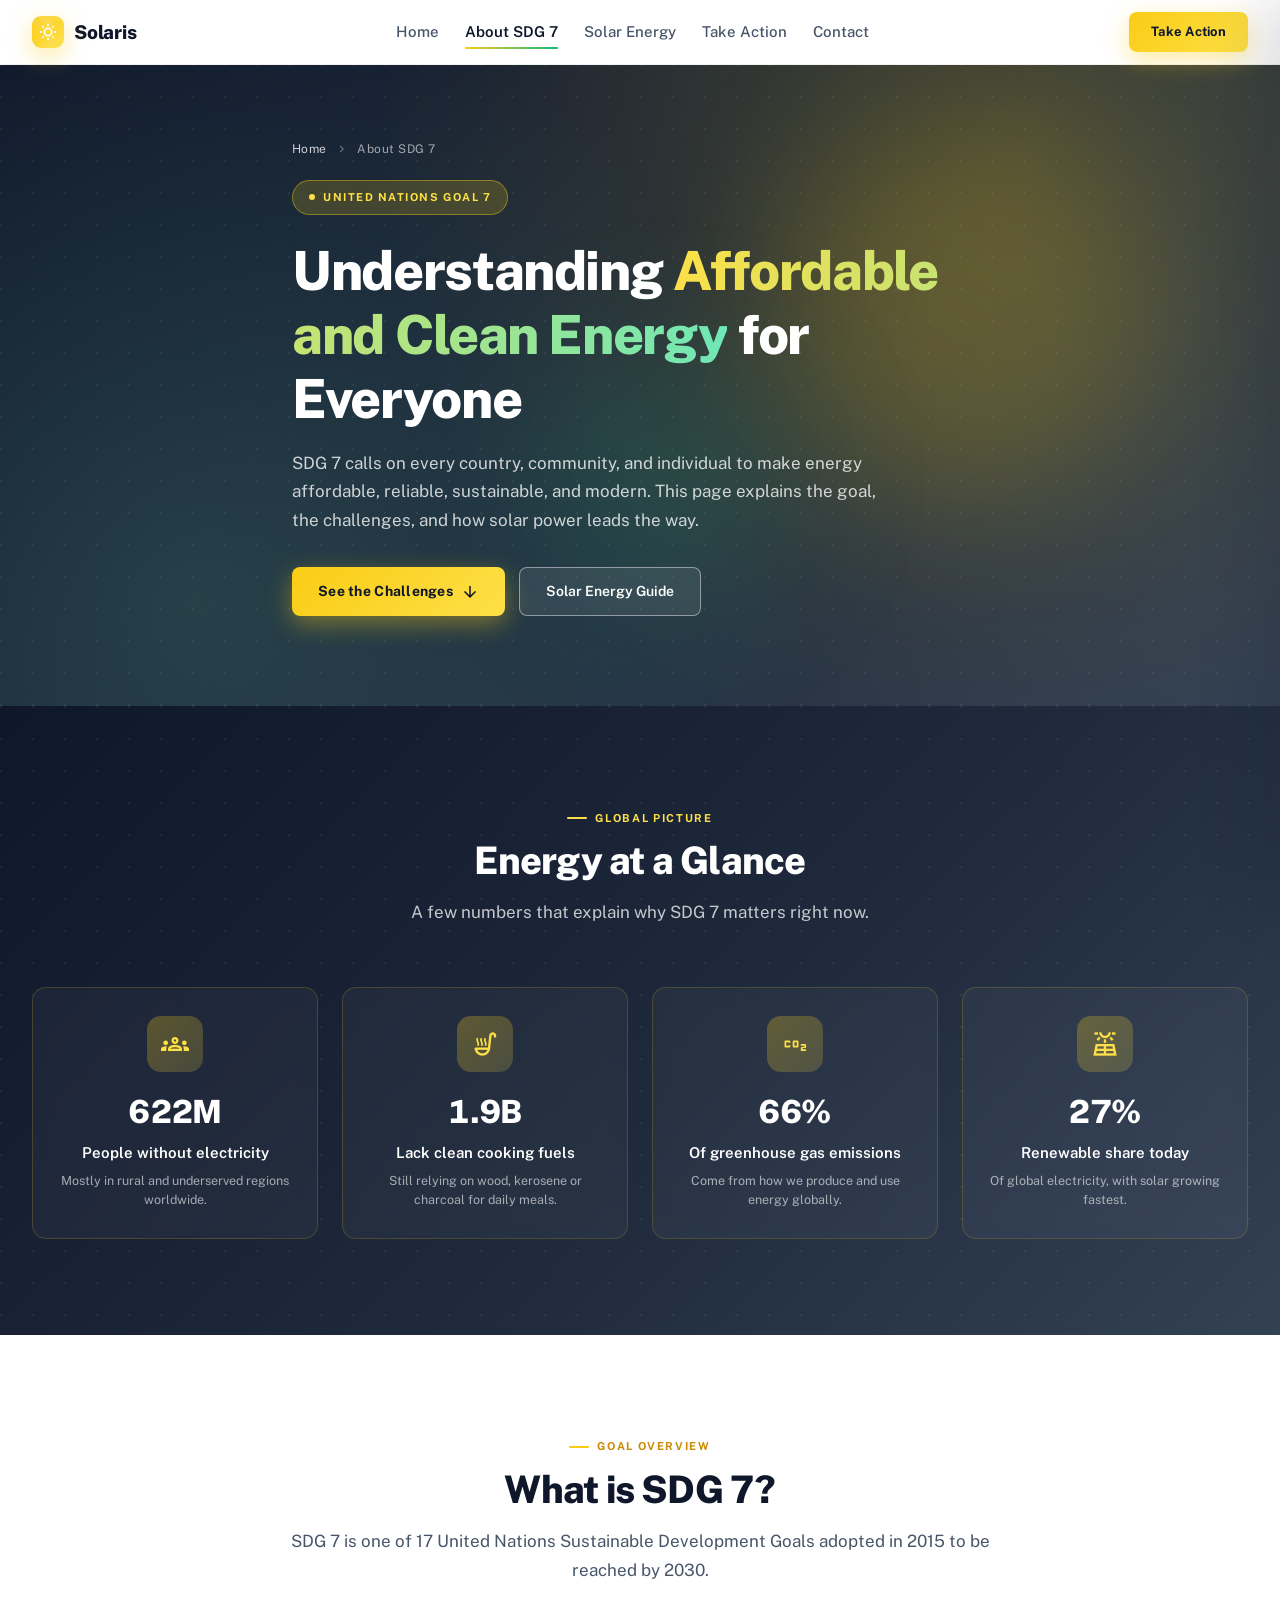
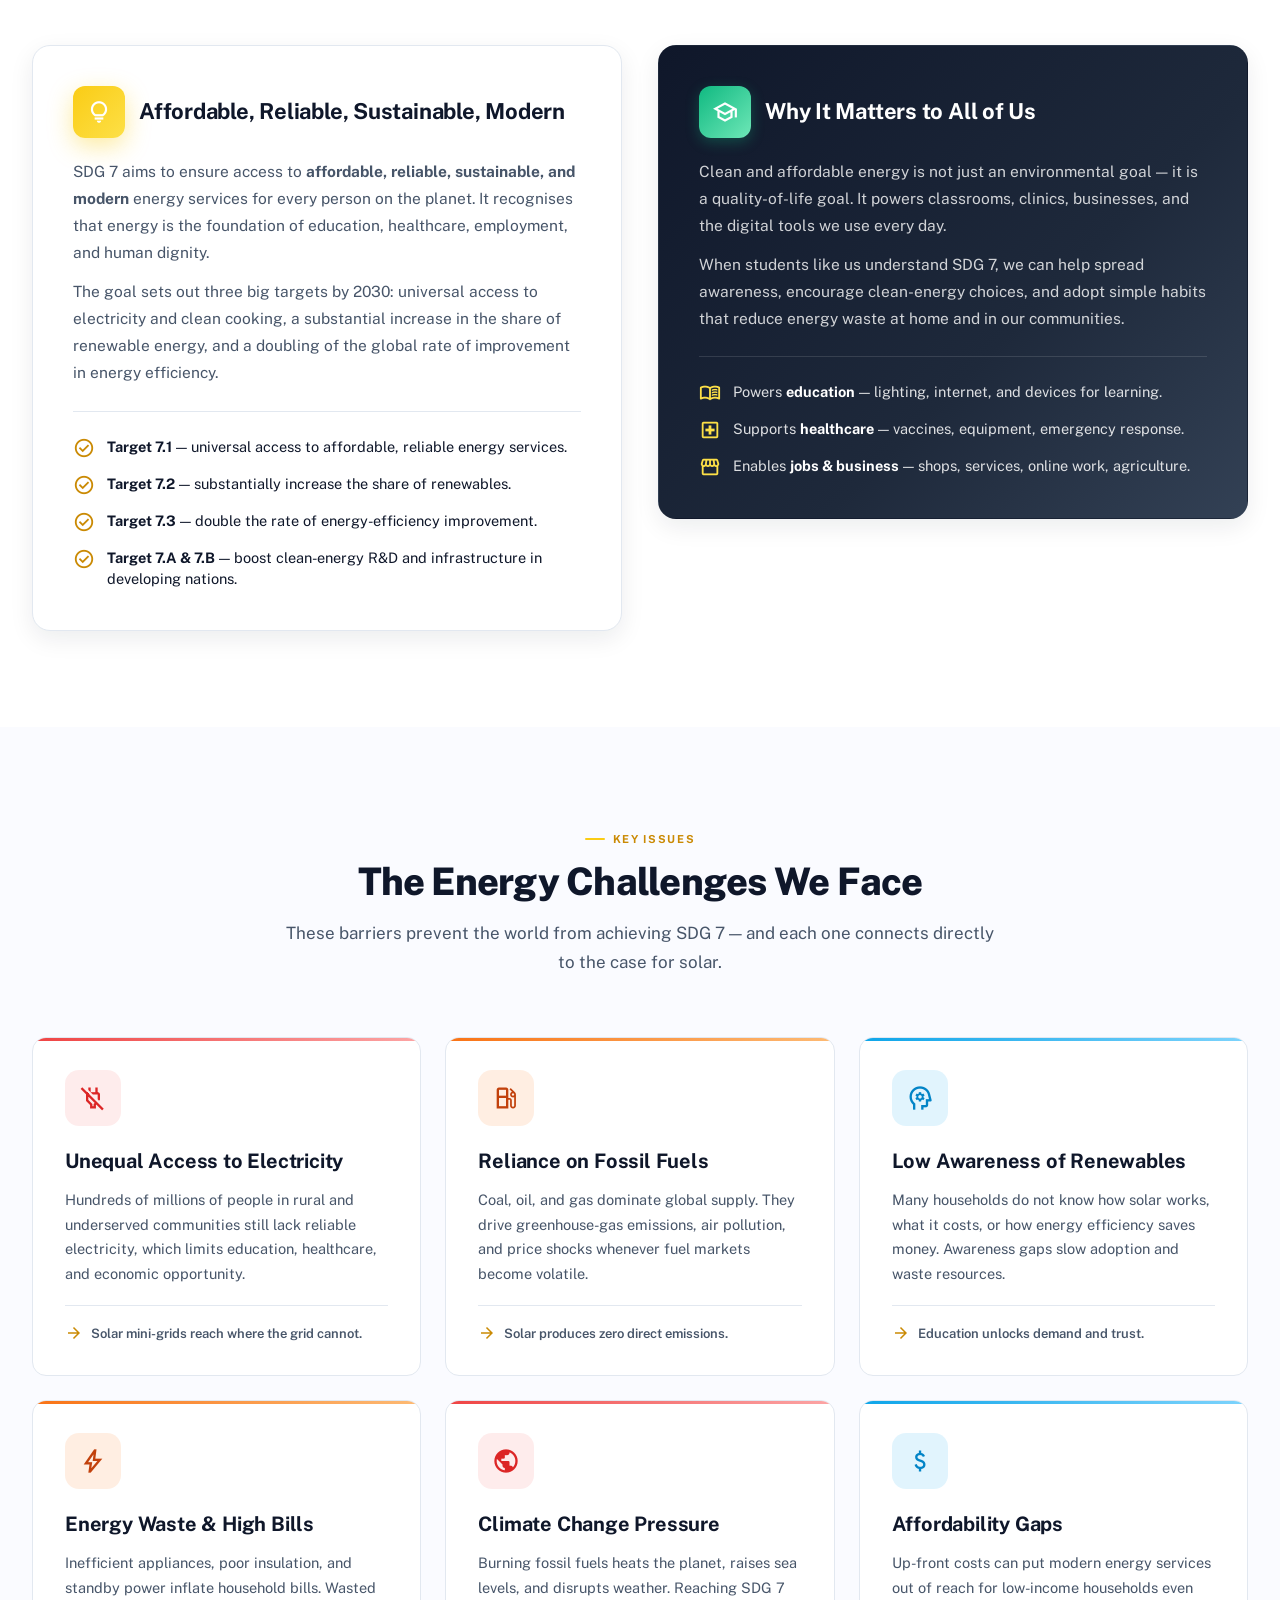
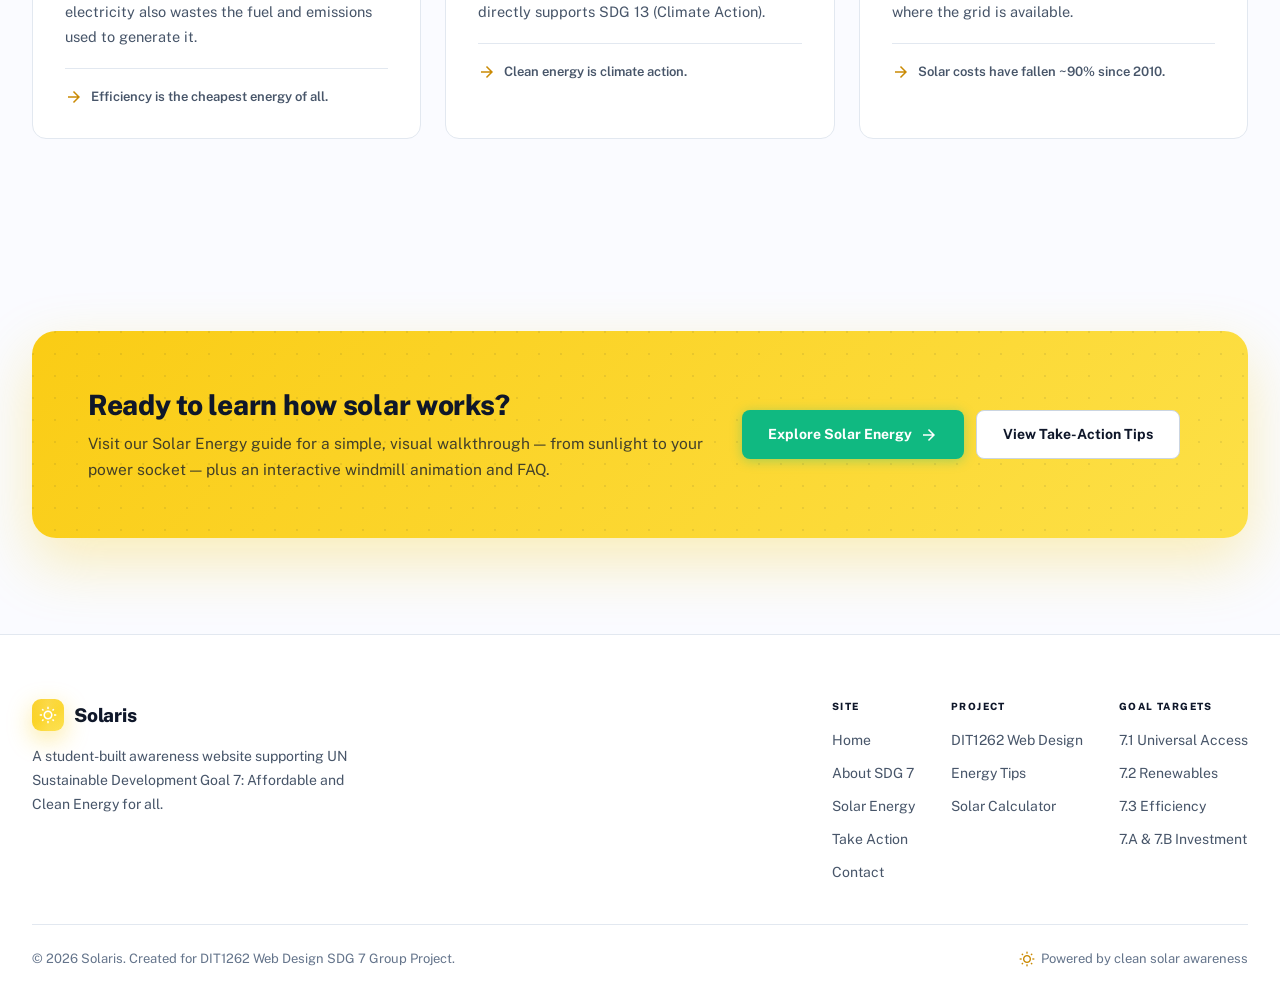
<file: about.html>
<!DOCTYPE html>
<html lang="en">
<head>
  <meta charset="utf-8"/>
  <meta name="viewport" content="width=device-width, initial-scale=1.0, viewport-fit=cover"/>
  <meta name="theme-color" content="#0f172a"/>
  <title>About SDG 7 | Solaris — Affordable and Clean Energy</title>
  <meta name="description" content="Learn what UN Sustainable Development Goal 7 is, the global energy challenges we face, and how solar energy provides a practical solution."/>

  <link rel="preconnect" href="https://fonts.googleapis.com"/>
  <link rel="preconnect" href="https://fonts.gstatic.com" crossorigin/>
  <link href="https://fonts.googleapis.com/css2?family=Public+Sans:wght@300;400;500;600;700;800&display=swap" rel="stylesheet"/>
  <link href="https://fonts.googleapis.com/css2?family=Material+Symbols+Outlined:wght,FILL@100..700,0..1&display=swap" rel="stylesheet"/>
  <style>

:root {
  --navy-900:#0f172a;
  --navy-800:#1e293b;
  --navy-700:#334155;
  --ink-900:#0f172a;
  --ink-700:#475569;
  --ink-500:#64748b;
  --ink-300:#cbd5e1;
  --line:#e2e8f0;
  --bg:#fafbff;
  --green-700:#047857;
  --green-600:#10b981;
  --green-500:#34d399;
  --green-300:#6ee7b7;
  --solar-700:#ca8a04;
  --solar-600:#facc15;
  --solar-400:#fde047;
  --solar-200:#fef9c3;
  --blue-600:#0ea5e9;
  --blue-300:#7dd3fc;
  --warn-600:#c2410c;
  --warn-500:#f97316;
  --warn-300:#fdba74;
  --alert-600:#dc2626;
  --alert-500:#ef4444;
  --alert-300:#fca5a5;

  --shadow-sm:0 2px 8px rgba(15,23,42,.06);
  --shadow-md:0 8px 24px rgba(15,23,42,.08);
  --shadow-lg:0 20px 56px rgba(15,23,42,.12), 0 6px 20px rgba(15,23,42,.06);
  --shadow-glow:0 6px 20px rgba(16,185,129,.45);
  --shadow-solar:0 8px 24px rgba(250,204,21,.4);

  --r-sm:8px;
  --r-md:12px;
  --r-lg:18px;
  --ease:cubic-bezier(0.16,1,0.3,1);
}

*, *::before, *::after { box-sizing:border-box; margin:0; padding:0; }
html {
  scroll-behavior:smooth;
  scroll-padding-top:80px;
  overflow-x:hidden;
}
body {
  font-family:'Public Sans', system-ui, -apple-system, sans-serif;
  color:var(--ink-900);
  background:var(--bg);
  line-height:1.5;
  -webkit-font-smoothing:antialiased;
  overflow-x:hidden;
  min-width:320px;
}
img { max-width:100%; display:block; }
a { text-decoration:none; color:inherit; }
button { font-family:inherit; cursor:pointer; border:none; background:none; }
ul { list-style:none; }
input, textarea, select { font-family:inherit; font-size:inherit; }
table { border-collapse:collapse; width:100%; }

.ms {
  font-family:'Material Symbols Outlined';
  font-variation-settings:'FILL' 0, 'wght' 400, 'GRAD' 0, 'opsz' 24;
  font-size:24px;
  line-height:1;
  display:inline-block;
  vertical-align:middle;
  user-select:none;
}

.container { max-width:1280px; margin:0 auto; padding:0 24px; }

.navbar {
  position:fixed; top:0; left:0; right:0; z-index:50;
  background:#fff;
  border-bottom:1px solid rgba(0,0,0,.05);
  transition:background .4s ease, backdrop-filter .4s ease, box-shadow .4s ease;
}
.navbar.scrolled {
  background:rgba(255,255,255,.82);
  backdrop-filter:blur(20px);
  -webkit-backdrop-filter:blur(20px);
  box-shadow:0 1px 0 rgba(0,0,0,.04), 0 8px 32px rgba(15,23,42,.07);
}
.nav-inner {
  height:64px;
  display:flex; align-items:center; justify-content:space-between;
  gap:32px;
}
.logo {
  display:flex; align-items:center; gap:10px;
  font-weight:800; font-size:19px;
  color:var(--navy-900);
  letter-spacing:-0.01em;
  flex-shrink:0;
}
.logo-mark {
  width:32px; height:32px;
  background:linear-gradient(135deg, var(--solar-600) 0%, var(--solar-400) 100%);
  border-radius:9px;
  display:flex; align-items:center; justify-content:center;
  box-shadow:var(--shadow-solar);
  position:relative;
  overflow:hidden;
}
.logo-mark::after {
  content:'';
  position:absolute; inset:-30%;
  background:conic-gradient(from 0deg, rgba(255,255,255,.4) 0deg, transparent 60deg, rgba(255,255,255,.2) 180deg, transparent 240deg, rgba(255,255,255,.4) 360deg);
  animation:logoSpin 6s linear infinite;
  opacity:.4;
}
@keyframes logoSpin { to { transform:rotate(360deg); } }
.logo-mark .ms { font-size:18px; color:#fff; position:relative; z-index:1; }

.nav-links { display:none; gap:26px; align-items:center; }
.nav-link {
  position:relative;
  font-weight:500; color:var(--ink-700);
  font-size:15px; padding:4px 0;
  transition:color .2s;
}
.nav-link::after {
  content:''; position:absolute; bottom:-2px; left:0; right:0;
  height:2px;
  background:linear-gradient(90deg, var(--solar-600), var(--green-600));
  border-radius:1px;
  transform:scaleX(0); transform-origin:left;
  transition:transform .25s var(--ease);
}
.nav-link:hover { color:var(--navy-900); }
.nav-link:hover::after,
.nav-link.active::after { transform:scaleX(1); }
.nav-link.active { color:var(--navy-900); font-weight:600; }

.nav-actions { display:none; align-items:center; gap:12px; }

.hamburger {
  display:flex; flex-direction:column; gap:5px; padding:4px;
}
.hamburger span {
  display:block; width:24px; height:2px;
  background:var(--navy-900); border-radius:1px;
  transition:transform .3s, opacity .3s;
}
.hamburger.open span:nth-child(1) { transform:translateY(7px) rotate(45deg); }
.hamburger.open span:nth-child(2) { opacity:0; }
.hamburger.open span:nth-child(3) { transform:translateY(-7px) rotate(-45deg); }

.mobile-overlay {
  position:fixed; inset:0; z-index:40;
  background:rgba(0,0,0,.4);
  opacity:0; pointer-events:none;
  transition:opacity .3s;
}
.mobile-overlay.open { opacity:1; pointer-events:auto; }
.mobile-drawer {
  position:fixed; top:0; right:0; bottom:0; z-index:50;
  width:280px; background:#fff;
  display:flex; flex-direction:column;
  transform:translateX(100%);
  transition:transform .35s var(--ease);
  box-shadow:-20px 0 60px rgba(15,23,42,.15);
}
.mobile-drawer.open { transform:translateX(0); }
.drawer-head {
  height:64px; padding:0 24px;
  display:flex; align-items:center; justify-content:space-between;
  border-bottom:1px solid var(--line);
}
.drawer-head strong { font-weight:700; color:var(--navy-900); }
.drawer-nav { padding:20px; display:flex; flex-direction:column; gap:4px; }
.drawer-nav a {
  padding:12px 14px; border-radius:8px;
  font-weight:500; color:var(--ink-700); font-size:15px;
  transition:background .2s, color .2s;
}
.drawer-nav a:hover { background:var(--bg); color:var(--navy-900); }
.drawer-nav a.active { color:var(--navy-900); font-weight:600; background:#fef9c3; }

.btn-primary {
  display:inline-flex; align-items:center; justify-content:center; gap:8px;
  background:linear-gradient(135deg, var(--solar-600) 0%, var(--solar-400) 100%);
  color:var(--navy-900);
  font-weight:700; font-size:14px; letter-spacing:.02em;
  padding:13px 26px; border-radius:8px;
  box-shadow:var(--shadow-solar);
  transition:transform .15s, box-shadow .2s, filter .2s;
  white-space:nowrap;
}
.btn-primary:hover {
  transform:translateY(-2px);
  box-shadow:0 12px 28px rgba(250,204,21,.5);
  filter:brightness(1.05);
}
.btn-primary:active { transform:translateY(0); }

.btn-secondary {
  display:inline-flex; align-items:center; justify-content:center; gap:8px;
  background:var(--green-600); color:#fff;
  font-weight:700; font-size:14px;
  padding:13px 26px; border-radius:8px;
  box-shadow:0 2px 12px rgba(16,185,129,.35);
  transition:background .2s, transform .15s, box-shadow .2s;
  white-space:nowrap;
}
.btn-secondary:hover {
  background:#059669; transform:translateY(-2px);
  box-shadow:var(--shadow-glow);
}

.btn-ghost {
  display:inline-flex; align-items:center; gap:8px;
  background:rgba(255,255,255,.08); color:#fff;
  font-weight:600; font-size:14px;
  padding:13px 26px; border-radius:8px;
  border:1.5px solid rgba(255,255,255,.45);
  backdrop-filter:blur(4px);
  -webkit-backdrop-filter:blur(4px);
  transition:background .2s, border-color .2s, transform .15s;
}
.btn-ghost:hover {
  background:rgba(255,255,255,.15);
  border-color:rgba(255,255,255,.7);
  transform:translateY(-2px);
}

.btn-outline {
  display:inline-flex; align-items:center; justify-content:center; gap:8px;
  background:#fff; color:var(--navy-900);
  font-weight:700; font-size:14px;
  padding:13px 26px; border-radius:8px;
  border:1.5px solid var(--ink-300);
  transition:border-color .2s, color .2s, transform .15s;
}
.btn-outline:hover {
  border-color:var(--solar-600);
  color:var(--solar-700);
  transform:translateY(-2px);
}

.reveal, .reveal-l, .reveal-r {
  opacity:0;
  transition:opacity .75s var(--ease), transform .75s var(--ease);
}
.reveal   { transform:translateY(28px); }
.reveal-l { transform:translateX(-28px); }
.reveal-r { transform:translateX(28px); }
.reveal.vis, .reveal-l.vis, .reveal-r.vis { opacity:1; transform:none; }
.d1 { transition-delay:70ms; }
.d2 { transition-delay:140ms; }
.d3 { transition-delay:210ms; }
.d4 { transition-delay:280ms; }
.d5 { transition-delay:350ms; }
.d6 { transition-delay:420ms; }

.page-hero {
  position:relative;
  min-height:62vh;
  display:flex; align-items:center;
  overflow:hidden;
  padding:140px 0 90px;
  background:linear-gradient(135deg, var(--navy-900) 0%, var(--navy-800) 55%, var(--navy-700) 100%);
}
.page-hero::before {
  content:''; position:absolute; inset:0;
  background-image:radial-gradient(circle at 1px 1px, rgba(255,255,255,.06) 1px, transparent 0);
  background-size:32px 32px; pointer-events:none;
}
.page-hero::after {
  content:''; position:absolute; inset:0;
  background:radial-gradient(circle at 80% 20%, rgba(250,204,21,.18) 0%, transparent 55%),
             radial-gradient(circle at 15% 85%, rgba(110,231,183,.14) 0%, transparent 50%);
  pointer-events:none;
}
.hero-orb {
  position:absolute; border-radius:50%; pointer-events:none;
  filter:blur(70px);
}
.hero-orb-a { width:380px; height:380px; background:rgba(250,204,21,.18); top:18%; right:10%; }
.hero-orb-b { width:260px; height:260px; background:rgba(16,185,129,.14); bottom:14%; right:38%; }

.hero-inner { max-width:760px; position:relative; z-index:2; }

@keyframes heroIn {
  from { opacity:0; transform:translateY(20px); }
  to   { opacity:1; transform:translateY(0); }
}
@keyframes glowPulse {
  0%, 100% { box-shadow:0 0 0 0 rgba(250,204,21,.45); }
  50%      { box-shadow:0 0 0 12px rgba(250,204,21,0); }
}

.hero-badge {
  display:inline-flex; align-items:center; gap:8px;
  padding:8px 16px; border-radius:100px;
  background:rgba(250,204,21,.18);
  border:1px solid rgba(250,204,21,.4);
  color:var(--solar-400); font-size:11px; font-weight:700;
  letter-spacing:.14em; text-transform:uppercase;
  margin-bottom:24px;
  animation:heroIn .6s .25s ease both, glowPulse 3s ease-in-out 1s infinite;
}
.hero-badge .dot { width:6px; height:6px; border-radius:50%; background:var(--solar-400); }

.page-hero h1 {
  font-size:48px; line-height:58px;
  letter-spacing:-.025em; font-weight:800;
  color:#fff; margin-bottom:18px;
  animation:heroIn .7s .45s ease both;
}
.page-hero h1 .accent {
  background:linear-gradient(95deg, var(--solar-400) 0%, var(--green-300) 100%);
  -webkit-background-clip:text; -webkit-text-fill-color:transparent;
  background-clip:text;
}
.page-hero .lead {
  color:rgba(255,255,255,.78);
  font-size:17px; line-height:1.7;
  margin-bottom:32px; max-width:600px;
  animation:heroIn .7s .65s ease both;
}
.hero-actions {
  display:flex; flex-wrap:wrap; gap:14px;
  animation:heroIn .7s .85s ease both;
}

.crumbs {
  display:flex; align-items:center; gap:8px;
  font-size:12px; color:rgba(255,255,255,.6);
  margin-bottom:22px; letter-spacing:.04em;
  animation:heroIn .6s .15s ease both;
}
.crumbs a { color:rgba(255,255,255,.78); transition:color .2s; }
.crumbs a:hover { color:var(--solar-400); }
.crumbs .ms { font-size:14px; opacity:.6; }

.section { padding:96px 0; }
.section--white { background:#fff; }
.section--surface { background:var(--bg); }
.section--soft {
  background:linear-gradient(145deg, #eef5ff 0%, #fef9c3 100%);
}
.section--dark {
  background:linear-gradient(135deg, var(--navy-900) 0%, var(--navy-800) 55%, var(--navy-700) 100%);
  color:#fff; position:relative; overflow:hidden;
}
.section--dark::before {
  content:''; position:absolute; inset:0;
  background-image:radial-gradient(circle at 1px 1px, rgba(255,255,255,.06) 1px, transparent 0);
  background-size:32px 32px; pointer-events:none;
}
.section--dark > .container { position:relative; z-index:1; }

.sec-label {
  display:inline-flex; align-items:center; gap:8px;
  font-size:11px; font-weight:700; letter-spacing:.15em;
  text-transform:uppercase; color:var(--solar-700);
  margin-bottom:12px;
}
.sec-label::before {
  content:''; width:20px; height:2px;
  background:var(--solar-600); border-radius:1px;
  flex-shrink:0;
}
.sec-label.center { justify-content:center; }
.section--dark .sec-label { color:var(--solar-400); }
.section--dark .sec-label::before { background:var(--solar-400); }

.section-title {
  font-size:38px; line-height:46px; font-weight:800;
  color:var(--navy-900); letter-spacing:-.02em;
}
.section--dark .section-title { color:#fff; }
.section-body {
  color:var(--ink-700);
  font-size:17px; line-height:1.7;
  margin-top:14px;
}
.section--dark .section-body { color:rgba(255,255,255,.75); }

.center-head { text-align:center; max-width:720px; margin:0 auto 60px; }

.cards-grid {
  display:grid; grid-template-columns:1fr; gap:24px;
}
.card {
  background:#fff; border:1px solid var(--line);
  border-radius:14px;
  padding:32px;
  transition:transform .35s var(--ease), box-shadow .35s var(--ease), border-color .3s ease;
  position:relative; overflow:hidden;
}
.card:hover {
  transform:translateY(-5px);
  box-shadow:var(--shadow-lg);
  border-color:var(--ink-300);
}
.card::before {
  content:''; position:absolute; top:0; left:0; right:0; height:3px;
  background:linear-gradient(90deg, var(--bar-from, var(--solar-600)), var(--bar-to, var(--solar-400)));
}
.card.t-warn  { --bar-from:var(--warn-500); --bar-to:var(--warn-300); }
.card.t-alert { --bar-from:var(--alert-500); --bar-to:var(--alert-300); }
.card.t-info  { --bar-from:var(--blue-600); --bar-to:var(--blue-300); }
.card.t-green { --bar-from:var(--green-600); --bar-to:var(--green-300); }
.card.t-solar { --bar-from:var(--solar-600); --bar-to:var(--solar-400); }

.card-icon {
  width:56px; height:56px;
  border-radius:14px;
  display:flex; align-items:center; justify-content:center;
  margin-bottom:20px;
}
.card.t-solar .card-icon { background:rgba(250,204,21,.15); }
.card.t-solar .card-icon .ms { color:var(--solar-700); font-size:28px; }
.card.t-warn  .card-icon { background:rgba(249,115,22,.12); }
.card.t-warn  .card-icon .ms { color:var(--warn-600); font-size:28px; }
.card.t-alert .card-icon { background:rgba(239,68,68,.10); }
.card.t-alert .card-icon .ms { color:var(--alert-600); font-size:28px; }
.card.t-info  .card-icon { background:rgba(14,165,233,.12); }
.card.t-info  .card-icon .ms { color:#0284c7; font-size:28px; }
.card.t-green .card-icon { background:rgba(16,185,129,.12); }
.card.t-green .card-icon .ms { color:var(--green-700); font-size:28px; }

.card h3 {
  font-size:20px; font-weight:700;
  color:var(--navy-900);
  margin-bottom:12px;
  letter-spacing:-.01em;
}
.card p {
  color:var(--ink-700);
  font-size:14.5px; line-height:1.7;
}
.card-meta {
  margin-top:18px; padding-top:18px;
  border-top:1px solid var(--line);
  display:flex; align-items:center; gap:8px;
  font-size:13px; font-weight:600; color:var(--ink-700);
}
.card-meta .ms { font-size:18px; color:var(--solar-700); }

.about-card {
  background:#fff; border:1px solid var(--line); border-radius:18px;
  padding:40px;
  box-shadow:var(--shadow-md);
}
.about-card.dark {
  background:linear-gradient(135deg, var(--navy-900) 0%, var(--navy-800) 60%, var(--navy-700) 100%);
  color:#fff; border-color:transparent;
}
.about-icon-row {
  display:flex; align-items:center; gap:14px;
  margin-bottom:20px;
}
.about-icon {
  width:52px; height:52px; flex-shrink:0;
  background:linear-gradient(135deg, var(--solar-600) 0%, var(--solar-400) 100%);
  border-radius:12px;
  display:flex; align-items:center; justify-content:center;
  box-shadow:var(--shadow-solar);
}
.about-icon.green {
  background:linear-gradient(135deg, var(--green-600) 0%, var(--green-300) 100%);
  box-shadow:0 4px 14px rgba(16,185,129,.3);
}
.about-icon .ms { color:#fff; font-size:26px; }
.about-card h3 {
  font-size:22px; font-weight:700;
  color:var(--navy-900); letter-spacing:-.01em;
}
.about-card.dark h3 { color:#fff; }
.about-card p {
  color:var(--ink-700);
  font-size:15.5px; line-height:1.75;
  margin-top:6px;
}
.about-card.dark p { color:rgba(255,255,255,.8); }
.about-card p + p { margin-top:12px; }
.about-points {
  margin-top:24px; padding-top:24px;
  border-top:1px solid var(--line);
  display:grid; gap:14px;
}
.about-card.dark .about-points { border-top-color:rgba(255,255,255,.12); }
.about-point {
  display:flex; gap:12px; align-items:flex-start;
  font-size:14.5px; color:var(--ink-900);
}
.about-card.dark .about-point { color:rgba(255,255,255,.85); }
.about-point .ms {
  color:var(--solar-700); font-size:22px;
  flex-shrink:0; margin-top:1px;
}
.about-card.dark .about-point .ms { color:var(--solar-400); }
.about-point strong { color:var(--navy-900); }
.about-card.dark .about-point strong { color:#fff; }

.stats-grid {
  display:grid; grid-template-columns:repeat(2, 1fr); gap:24px;
}
.stat-card {
  background:rgba(255,255,255,.04);
  border:1px solid rgba(250,204,21,.18);
  border-radius:14px;
  padding:28px 24px;
  text-align:center;
  transition:transform .3s var(--ease), background .3s, border-color .3s;
  backdrop-filter:blur(8px);
}
.stat-card:hover {
  transform:translateY(-5px);
  background:rgba(255,255,255,.07);
  border-color:rgba(250,204,21,.35);
}
.stat-icon {
  width:56px; height:56px;
  border-radius:14px;
  background:linear-gradient(135deg, rgba(250,204,21,.28) 0%, rgba(253,224,71,.18) 100%);
  display:flex; align-items:center; justify-content:center;
  margin:0 auto 16px;
}
.stat-icon .ms { font-size:28px; color:var(--solar-400); }
.stat-card .stat-value {
  display:block;
  color:#fff; font-size:32px; font-weight:800;
  letter-spacing:-.02em; margin-bottom:6px;
  font-variant-numeric:tabular-nums;
}
.stat-card h3 {
  color:#fff; font-size:15px; font-weight:600;
  margin-bottom:6px;
}
.stat-card p {
  color:rgba(255,255,255,.6);
  font-size:12.5px; line-height:1.55;
}

.stat-tile {
  background:#fff;
  border:1px solid var(--line);
  border-radius:14px; padding:24px;
  display:flex; gap:16px; align-items:flex-start;
  transition:transform .3s var(--ease), box-shadow .3s, border-color .3s;
}
.stat-tile:hover {
  transform:translateY(-4px);
  box-shadow:var(--shadow-md);
  border-color:var(--solar-400);
}
.stat-tile-icon {
  width:48px; height:48px; flex-shrink:0;
  border-radius:12px;
  background:linear-gradient(135deg, var(--solar-600) 0%, var(--solar-400) 100%);
  display:flex; align-items:center; justify-content:center;
  box-shadow:var(--shadow-solar);
}
.stat-tile-icon .ms { color:#fff; font-size:24px; }
.stat-tile .num {
  font-size:24px; font-weight:800;
  color:var(--navy-900); letter-spacing:-.01em;
  line-height:1;
}
.stat-tile h4 {
  margin-top:6px;
  font-size:14px; font-weight:700; color:var(--navy-900);
}
.stat-tile p {
  margin-top:4px;
  font-size:13px; color:var(--ink-700); line-height:1.55;
}

.compare-wrap {
  background:#fff; border-radius:14px;
  border:1px solid var(--line);
  overflow:hidden;
  box-shadow:var(--shadow-sm);
}
.compare {
  width:100%; min-width:560px;
  border-collapse:collapse;
}
.compare thead th {
  background:var(--navy-900);
  color:#fff;
  text-align:left;
  padding:18px 22px;
  font-size:13px; font-weight:700;
  letter-spacing:.06em; text-transform:uppercase;
}
.compare thead th.solar { background:linear-gradient(135deg, var(--solar-600), var(--solar-400)); color:var(--navy-900); }
.compare thead th.fossil { background:linear-gradient(135deg, #4b3621, #6b4f30); }
.compare tbody td {
  padding:16px 22px;
  font-size:14.5px;
  color:var(--ink-900);
  border-top:1px solid var(--line);
  vertical-align:top;
}
.compare tbody tr:hover td { background:#fffbeb; }
.compare tbody td:first-child {
  font-weight:700; color:var(--navy-900);
  background:var(--bg);
}
.compare-scroll { overflow-x:auto; }
.compare .ms { font-size:18px; vertical-align:middle; margin-right:6px; }
.compare .yes .ms { color:var(--green-600); }
.compare .no .ms { color:var(--alert-500); }

.timeline {
  position:relative;
  display:grid; gap:32px;
  padding-left:24px;
}
.timeline::before {
  content:''; position:absolute; top:8px; bottom:8px; left:8px;
  width:2px;
  background:linear-gradient(180deg, var(--solar-600), var(--green-600));
  border-radius:2px;
}
.t-item { position:relative; padding-left:26px; }
.t-item::before {
  content:''; position:absolute; top:6px; left:-12px;
  width:18px; height:18px; border-radius:50%;
  background:#fff; border:3px solid var(--solar-600);
  box-shadow:0 0 0 4px #fff;
}
.t-item h3 {
  font-size:18px; font-weight:700;
  color:var(--navy-900); margin-bottom:6px;
}
.t-item p { color:var(--ink-700); font-size:14.5px; line-height:1.7; }
.t-item .step {
  display:inline-block;
  font-size:11px; font-weight:800; letter-spacing:.14em;
  text-transform:uppercase; color:var(--solar-700);
  margin-bottom:6px;
}

.faq-list { display:grid; gap:12px; }
.faq {
  background:#fff; border:1px solid var(--line);
  border-radius:12px; overflow:hidden;
  transition:border-color .25s, box-shadow .25s;
}
.faq[open] { border-color:var(--solar-400); box-shadow:var(--shadow-sm); }
.faq summary {
  list-style:none;
  padding:18px 22px;
  display:flex; align-items:center; justify-content:space-between; gap:16px;
  cursor:pointer; user-select:none;
  font-weight:700; color:var(--navy-900); font-size:15.5px;
}
.faq summary::-webkit-details-marker { display:none; }
.faq summary::after {
  content:'expand_more';
  font-family:'Material Symbols Outlined';
  font-size:24px; color:var(--solar-700);
  transition:transform .3s var(--ease);
  flex-shrink:0;
}
.faq[open] summary::after { transform:rotate(180deg); }
.faq-body {
  padding:0 22px 20px;
  color:var(--ink-700);
  font-size:14.5px; line-height:1.75;
}

.windmill-stage {
  position:relative;
  width:100%;
  min-height:380px;
  display:flex; align-items:flex-end; justify-content:center;
  padding:30px 20px 10px;
  border-radius:18px;
  background:linear-gradient(180deg, #b8e0ff 0%, #e6f5ff 50%, #d0eed1 100%);
  border:1px solid var(--line);
  overflow:hidden;
  cursor:pointer;
  user-select:none;
}
.windmill-stage::before {
  content:''; position:absolute; inset:0;
  background:radial-gradient(circle at 70% 30%, rgba(253,224,71,.55) 0%, transparent 35%);
  pointer-events:none;
}
.windmill-sun {
  position:absolute; top:36px; right:46px;
  width:56px; height:56px; border-radius:50%;
  background:radial-gradient(circle, var(--solar-400) 0%, var(--solar-600) 70%, transparent 100%);
  box-shadow:0 0 50px rgba(250,204,21,.7);
  animation:sunPulse 4s ease-in-out infinite;
}
@keyframes sunPulse {
  0%, 100% { transform:scale(1);   filter:brightness(1); }
  50%      { transform:scale(1.08); filter:brightness(1.15); }
}
.windmill-cloud {
  position:absolute;
  background:#fff; border-radius:100px;
  opacity:.85;
  box-shadow:0 4px 20px rgba(15,23,42,.06);
  animation:cloudDrift 22s linear infinite;
}
.windmill-cloud::before, .windmill-cloud::after {
  content:''; position:absolute;
  background:#fff; border-radius:50%;
}
.windmill-cloud.c1 { width:80px; height:18px; top:80px; left:10%; }
.windmill-cloud.c1::before { width:30px; height:30px; top:-12px; left:14px; }
.windmill-cloud.c1::after  { width:22px; height:22px; top:-8px; left:46px; }
.windmill-cloud.c2 { width:60px; height:14px; top:130px; left:60%; animation-duration:30s; animation-direction:reverse; }
.windmill-cloud.c2::before { width:24px; height:24px; top:-10px; left:10px; }
.windmill-cloud.c2::after  { width:18px; height:18px; top:-6px; left:36px; }
@keyframes cloudDrift {
  from { transform:translateX(-30px); }
  to   { transform:translateX(420px); }
}

.windmill {
  position:relative;
  width:240px; height:340px;
  z-index:2;
}
.windmill-pole {
  position:absolute;
  bottom:0; left:50%;
  transform:translateX(-50%);
  width:14px; height:240px;
  background:linear-gradient(180deg, #f5f5f5 0%, #d6d6d6 100%);
  border-radius:7px 7px 4px 4px;
  box-shadow:inset -2px 0 0 rgba(0,0,0,.08), 2px 4px 14px rgba(15,23,42,.18);
}
.windmill-base {
  position:absolute; bottom:-2px; left:50%;
  transform:translateX(-50%);
  width:80px; height:14px;
  background:linear-gradient(180deg, #4a6b3a 0%, #2e4423 100%);
  border-radius:50%;
  filter:blur(.5px);
  z-index:1;
}
.windmill-hub {
  position:absolute;
  top:30px; left:50%;
  width:240px; height:240px;
  transform-origin:center center;
  animation:bladeSpin 8s linear infinite;
}
.windmill-stage:hover .windmill-hub,
.windmill-stage.spinning .windmill-hub {
  animation:bladeSpin 1.2s linear infinite;
}
@keyframes bladeSpin {
  from { transform:translateX(-50%) rotate(0deg); }
  to   { transform:translateX(-50%) rotate(360deg); }
}
.windmill-blade {
  position:absolute;
  top:50%; left:50%;
  width:14px; height:108px;
  background:linear-gradient(180deg, #fff 0%, #e8eef4 60%, #d0d6dd 100%);
  border-radius:7px 7px 50% 50% / 7px 7px 16px 16px;
  transform-origin:center bottom;
  box-shadow:0 2px 6px rgba(15,23,42,.16);
}
.windmill-blade.b1 { transform:translate(-50%, -100%) rotate(0deg); }
.windmill-blade.b2 { transform:translate(-50%, -100%) rotate(120deg); }
.windmill-blade.b3 { transform:translate(-50%, -100%) rotate(240deg); }
.windmill-cap {
  position:absolute; top:50%; left:50%;
  width:24px; height:24px;
  background:radial-gradient(circle at 35% 35%, var(--solar-400), var(--solar-700));
  border-radius:50%;
  transform:translate(-50%, -50%);
  box-shadow:0 0 10px rgba(250,204,21,.5);
  z-index:3;
}
.windmill-hint {
  position:absolute; bottom:14px; left:50%;
  transform:translateX(-50%);
  font-size:11px; font-weight:700;
  letter-spacing:.14em; text-transform:uppercase;
  color:var(--navy-800);
  background:rgba(255,255,255,.85);
  padding:6px 14px; border-radius:100px;
  display:flex; align-items:center; gap:6px;
  box-shadow:var(--shadow-sm);
  z-index:5;
  pointer-events:none;
}
.windmill-hint .ms { font-size:14px; color:var(--solar-700); }

.calc-wrap {
  background:#fff; border:1px solid var(--line);
  border-radius:18px; padding:32px;
  box-shadow:var(--shadow-md);
  display:grid; gap:24px;
  grid-template-columns:1fr;
}
.calc-form { display:grid; gap:18px; }
.calc-field { display:grid; gap:8px; }
.calc-field label {
  font-size:11px; font-weight:800;
  color:var(--navy-900); text-transform:uppercase;
  letter-spacing:.12em;
  display:flex; justify-content:space-between; align-items:center;
}
.calc-field label .val {
  font-size:13px; color:var(--solar-700);
  font-weight:700;
}
.calc-field input[type="range"] {
  -webkit-appearance:none; appearance:none;
  width:100%; height:6px;
  background:linear-gradient(90deg, var(--solar-600) var(--p, 50%), var(--ink-300) var(--p, 50%));
  border-radius:3px; outline:none;
}
.calc-field input[type="range"]::-webkit-slider-thumb {
  -webkit-appearance:none;
  width:22px; height:22px; border-radius:50%;
  background:#fff; border:3px solid var(--solar-600);
  box-shadow:var(--shadow-sm);
  cursor:pointer;
  transition:transform .15s;
}
.calc-field input[type="range"]::-webkit-slider-thumb:hover { transform:scale(1.15); }
.calc-field input[type="range"]::-moz-range-thumb {
  width:22px; height:22px; border-radius:50%;
  background:#fff; border:3px solid var(--solar-600);
  cursor:pointer;
}
.calc-field select {
  padding:12px 16px;
  border:1.5px solid var(--ink-300); border-radius:8px;
  background:#fff; color:var(--ink-900);
  font-size:15px; outline:none;
  transition:border-color .2s, box-shadow .2s;
}
.calc-field select:focus {
  border-color:var(--solar-600);
  box-shadow:0 0 0 3px rgba(250,204,21,.15);
}
.calc-results {
  display:grid; gap:14px;
  background:linear-gradient(135deg, var(--navy-900) 0%, var(--navy-800) 100%);
  color:#fff;
  border-radius:14px;
  padding:24px;
  position:relative; overflow:hidden;
}
.calc-results::before {
  content:''; position:absolute; inset:0;
  background:radial-gradient(circle at 80% 20%, rgba(250,204,21,.18), transparent 50%);
}
.calc-out {
  position:relative; z-index:1;
  display:flex; justify-content:space-between; align-items:baseline;
  padding:10px 0;
  border-bottom:1px dashed rgba(255,255,255,.1);
}
.calc-out:last-child { border-bottom:0; }
.calc-out .lbl {
  color:rgba(255,255,255,.7);
  font-size:13px;
}
.calc-out .num {
  color:var(--solar-400);
  font-size:22px; font-weight:800;
  font-variant-numeric:tabular-nums;
  letter-spacing:-.01em;
}
.calc-out .num small { font-size:13px; font-weight:600; color:rgba(253,224,71,.8); margin-left:4px; }
.calc-note {
  position:relative; z-index:1;
  font-size:11.5px; color:rgba(255,255,255,.55);
  margin-top:6px;
}

.tips-grid {
  display:grid; grid-template-columns:1fr; gap:16px;
}
.tip-card {
  background:#fff; border:1px solid var(--line);
  border-radius:12px; padding:22px 24px;
  display:flex; align-items:flex-start; gap:16px;
  transition:transform .25s, border-color .25s, box-shadow .25s;
}
.tip-card:hover {
  transform:translateY(-3px);
  border-color:var(--solar-400);
  box-shadow:0 12px 32px rgba(250,204,21,.15);
}
.tip-num {
  flex-shrink:0;
  width:40px; height:40px;
  background:linear-gradient(135deg, var(--solar-600) 0%, var(--solar-400) 100%);
  border-radius:10px;
  display:flex; align-items:center; justify-content:center;
  color:var(--navy-900); font-weight:800; font-size:14px;
  box-shadow:var(--shadow-solar);
}
.tip-card h3 {
  font-size:15.5px; font-weight:700;
  color:var(--navy-900); margin-bottom:4px;
}
.tip-card p {
  color:var(--ink-700); font-size:14px; line-height:1.65;
}

.contact-grid {
  display:grid; grid-template-columns:1fr; gap:32px;
  align-items:stretch;
}
.contact-info {
  background:linear-gradient(135deg, var(--navy-900) 0%, var(--navy-800) 60%, var(--navy-700) 100%);
  border-radius:18px; padding:40px;
  color:#fff; position:relative; overflow:hidden;
}
.contact-info::before {
  content:''; position:absolute; inset:0;
  background-image:radial-gradient(circle at 1px 1px, rgba(255,255,255,.06) 1px, transparent 0);
  background-size:24px 24px; pointer-events:none;
}
.contact-info-inner { position:relative; z-index:1; }
.contact-info h3 {
  font-size:24px; font-weight:700;
  margin-bottom:12px; letter-spacing:-.01em;
}
.contact-info > .contact-info-inner > p {
  color:rgba(255,255,255,.7);
  font-size:15px; line-height:1.7;
  margin-bottom:30px;
}
.contact-list { display:flex; flex-direction:column; gap:18px; }
.contact-item { display:flex; align-items:flex-start; gap:14px; }
.contact-item-icon {
  width:42px; height:42px; flex-shrink:0;
  background:rgba(250,204,21,.15);
  border:1px solid rgba(250,204,21,.32);
  border-radius:10px;
  display:flex; align-items:center; justify-content:center;
}
.contact-item-icon .ms { color:var(--solar-400); font-size:20px; }
.contact-item-text strong {
  display:block; color:#fff;
  font-weight:600; font-size:14px;
  margin-bottom:2px;
}
.contact-item-text span, .contact-item-text a {
  color:rgba(255,255,255,.7); font-size:13.5px;
  transition:color .2s;
}
.contact-item-text a:hover { color:var(--solar-400); }

.social-row {
  display:flex; gap:10px; margin-top:28px;
  padding-top:24px;
  border-top:1px solid rgba(255,255,255,.1);
}
.social-link {
  width:40px; height:40px;
  display:flex; align-items:center; justify-content:center;
  background:rgba(255,255,255,.06);
  border:1px solid rgba(255,255,255,.12);
  border-radius:10px;
  color:#fff;
  transition:background .2s, border-color .2s, transform .15s;
}
.social-link:hover {
  background:rgba(250,204,21,.15);
  border-color:rgba(250,204,21,.4);
  transform:translateY(-3px);
  color:var(--solar-400);
}
.social-link .ms { font-size:20px; }

.contact-form-card {
  background:#fff; border:1px solid var(--line);
  border-radius:18px; padding:40px;
  box-shadow:var(--shadow-md);
}
.field { margin-bottom:18px; }
.field label {
  display:flex; align-items:center; justify-content:space-between;
  font-size:11px; font-weight:800;
  color:var(--navy-900);
  text-transform:uppercase;
  letter-spacing:.12em; margin-bottom:8px;
}
.field-wrap { position:relative; }
.field-input, .field-textarea, .field-select {
  width:100%; padding:13px 16px;
  border:1.5px solid var(--ink-300); border-radius:8px;
  font-size:15px; background:#fff; color:var(--ink-900);
  transition:border-color .2s, box-shadow .2s; outline:none;
}
.field-textarea {
  min-height:130px; resize:vertical;
  line-height:1.6;
}
.field-input:focus, .field-textarea:focus, .field-select:focus {
  border-color:var(--solar-600);
  box-shadow:0 0 0 3px rgba(250,204,21,.15);
}
.field-input.is-error, .field-textarea.is-error, .field-select.is-error {
  border-color:var(--alert-500);
  box-shadow:0 0 0 3px rgba(239,68,68,.1);
}
.field-input.is-valid, .field-textarea.is-valid, .field-select.is-valid {
  border-color:var(--green-600);
  box-shadow:0 0 0 3px rgba(16,185,129,.1);
}
.field-error {
  display:flex; align-items:center; gap:5px;
  font-size:12px; font-weight:600; color:var(--alert-600);
  margin-top:6px;
  max-height:0; overflow:hidden; opacity:0;
  transition:max-height .25s ease, opacity .25s ease;
}
.field-error.show { max-height:40px; opacity:1; }
.field-error .ms { font-size:14px; }

.form-message {
  display:flex; align-items:center; gap:10px;
  padding:14px 18px; border-radius:10px;
  background:rgba(16,185,129,.10);
  border:1px solid rgba(16,185,129,.25);
  color:var(--green-700);
  font-weight:600; font-size:14px;
  margin-bottom:18px;
  max-height:0; overflow:hidden; opacity:0;
  transition:max-height .4s var(--ease), opacity .35s ease, margin-bottom .4s ease;
}
.form-message.show { max-height:120px; opacity:1; }
.form-message .ms { font-size:22px; color:var(--green-600); flex-shrink:0; }

.btn-submit {
  width:100%; padding:14px;
  font-size:15px;
  position:relative; overflow:hidden;
}
.btn-submit .btn-label { transition:opacity .2s; }
.btn-submit .btn-spin {
  position:absolute; inset:0;
  display:flex; align-items:center; justify-content:center;
  opacity:0; transition:opacity .2s;
}
@keyframes spin { to { transform:rotate(360deg); } }
.btn-submit.is-sending .btn-label { opacity:0; }
.btn-submit.is-sending .btn-spin { opacity:1; }
.btn-submit.is-sending .btn-spin span {
  width:20px; height:20px;
  border:2.5px solid rgba(0,0,0,.2);
  border-top-color:var(--navy-900);
  border-radius:50%;
  animation:spin .7s linear infinite;
  display:block;
}

.map-frame {
  width:100%; height:280px;
  border:1px solid var(--line);
  border-radius:14px;
  overflow:hidden;
  background:var(--bg);
}
.map-frame iframe {
  width:100%; height:100%;
  border:0;
}

.process-grid {
  display:grid; grid-template-columns:1fr; gap:18px;
}
.process-step {
  background:#fff; border:1px solid var(--line);
  border-radius:14px; padding:28px;
  position:relative;
  transition:transform .3s var(--ease), box-shadow .3s, border-color .3s;
  display:flex; flex-direction:column; gap:14px;
}
.process-step:hover {
  transform:translateY(-4px);
  box-shadow:var(--shadow-md);
  border-color:var(--solar-400);
}
.process-step .badge {
  width:48px; height:48px; border-radius:50%;
  background:linear-gradient(135deg, var(--solar-600), var(--solar-400));
  color:var(--navy-900); font-weight:800; font-size:18px;
  display:flex; align-items:center; justify-content:center;
  box-shadow:var(--shadow-solar);
}
.process-step h3 {
  font-size:18px; font-weight:700;
  color:var(--navy-900);
}
.process-step p {
  font-size:14.5px; color:var(--ink-700);
  line-height:1.7;
}

.cta-banner {
  background:linear-gradient(135deg, var(--solar-600) 0%, var(--solar-400) 100%);
  border-radius:24px;
  padding:48px;
  display:grid; gap:24px;
  align-items:center;
  position:relative; overflow:hidden;
  box-shadow:0 24px 60px rgba(250,204,21,.3);
}
.cta-banner::before {
  content:''; position:absolute; inset:0;
  background-image:radial-gradient(circle at 1px 1px, rgba(15,23,42,.08) 1px, transparent 0);
  background-size:22px 22px; pointer-events:none;
}
.cta-banner-text { position:relative; z-index:1; }
.cta-banner h2 {
  font-size:28px; line-height:36px;
  color:var(--navy-900); font-weight:800;
  letter-spacing:-.01em; margin-bottom:8px;
}
.cta-banner p {
  color:rgba(15,23,42,.78); font-size:15.5px;
  line-height:1.65;
}
.cta-banner-actions {
  display:flex; flex-wrap:wrap; gap:12px;
  position:relative; z-index:1;
}

.footer {
  background:#fff; border-top:1px solid var(--line);
  padding:64px 0 32px;
}
.foot-grid {
  display:flex; flex-direction:column; gap:36px;
  margin-bottom:40px;
}
.foot-brand { max-width:320px; }
.foot-brand p {
  color:var(--ink-700);
  font-size:14px; line-height:1.7;
  margin-top:14px;
}
.foot-cols { display:flex; flex-wrap:wrap; gap:36px; }
.foot-col h4 {
  font-size:10px; font-weight:800;
  color:var(--navy-900);
  text-transform:uppercase; letter-spacing:.14em;
  margin-bottom:14px;
}
.foot-col ul { display:flex; flex-direction:column; gap:9px; }
.foot-col a {
  color:var(--ink-700); font-size:14px;
  transition:color .2s;
}
.foot-col a:hover { color:var(--solar-700); }
.foot-bottom {
  padding-top:24px; border-top:1px solid var(--line);
  display:flex; flex-wrap:wrap; justify-content:space-between;
  align-items:center; gap:12px;
  color:var(--ink-500); font-size:13px;
}
.foot-bottom .meta { display:flex; align-items:center; gap:6px; }
.foot-bottom .meta .ms { font-size:16px; color:var(--solar-700); }

::selection { background:rgba(250,204,21,.25); color:var(--navy-900); }
::-webkit-scrollbar { width:8px; }
::-webkit-scrollbar-track { background:var(--bg); }
::-webkit-scrollbar-thumb { background:var(--ink-300); border-radius:4px; }
::-webkit-scrollbar-thumb:hover { background:var(--ink-500); }

@media (prefers-reduced-motion: reduce) {
  *, *::before, *::after {
    animation-duration:.01ms !important;
    animation-iteration-count:1 !important;
    transition-duration:.01ms !important;
  }
  .windmill-hub { animation:none !important; }
}

@media (max-width: 480px) {
  .container { padding:0 18px; }
  .page-hero { padding:120px 0 70px; min-height:55vh; }
  .page-hero h1 { font-size:32px; line-height:40px; }
  .page-hero .lead { font-size:15px; }
  .section { padding:64px 0; }
  .section-title { font-size:26px; line-height:34px; }
  .about-card, .contact-info, .contact-form-card { padding:24px; }
  .windmill-stage { min-height:320px; }
  .windmill { width:200px; height:280px; }
  .windmill-pole { height:200px; }
  .windmill-hub { width:200px; height:200px; }
  .windmill-blade { width:11px; height:90px; }
  .cta-banner { padding:32px 24px; }
  .cta-banner h2 { font-size:22px; line-height:30px; }
}

@media (min-width: 481px) and (max-width: 640px) {
  .page-hero h1 { font-size:38px; line-height:46px; }
  .section-title { font-size:30px; line-height:38px; }
  .section { padding:72px 0; }
}

@media (min-width: 641px) {
  .stats-grid { grid-template-columns:repeat(2, 1fr); }
  .cards-grid { grid-template-columns:repeat(2, 1fr); }
  .tips-grid  { grid-template-columns:repeat(2, 1fr); }
  .process-grid { grid-template-columns:repeat(2, 1fr); }
  .calc-wrap { grid-template-columns:1.2fr 1fr; }
  .cta-banner { grid-template-columns:1.4fr 1fr; padding:56px; }
}

@media (min-width: 768px) {
  .nav-links { display:flex; }
  .nav-actions { display:flex; }
  .hamburger { display:none; }
  .stats-grid { grid-template-columns:repeat(4, 1fr); }
  .cards-grid { grid-template-columns:repeat(3, 1fr); }
  .tips-grid  { grid-template-columns:repeat(2, 1fr); }
  .process-grid { grid-template-columns:repeat(3, 1fr); }
  .foot-grid { flex-direction:row; justify-content:space-between; }
  .page-hero h1 { font-size:54px; line-height:64px; }
}

@media (min-width: 992px) {
  .about-grid {
    display:grid; grid-template-columns:1fr 1fr;
    gap:36px; align-items:start;
  }
  .contact-grid { grid-template-columns:5fr 7fr; }
  .tips-grid { grid-template-columns:repeat(3, 1fr); }
  .map-frame { height:340px; }
}

@media (min-width: 1200px) {
  .container { padding:0 32px; }
}

@media (max-width: 768px) {
  .field-input, .field-textarea, .field-select {
    font-size:16px;
  }
}

.image-hero {
  position:relative;
  min-height:100vh;
  display:flex; align-items:center;
  overflow:hidden;
  padding:120px 0 80px;
}
.image-hero .hero-inner { max-width:720px; }
.image-hero h1 {
  font-size:48px; line-height:58px;
  letter-spacing:-.025em; font-weight:800;
  color:#fff; margin-bottom:20px;
  animation:heroIn .7s .45s ease both;
}
.image-hero h1 .accent {
  background:linear-gradient(95deg, var(--solar-400) 0%, var(--green-300) 100%);
  -webkit-background-clip:text;
  -webkit-text-fill-color:transparent;
  background-clip:text;
}
.image-hero .lead {
  color:rgba(255,255,255,.78);
  font-size:18px; line-height:1.7;
  margin-bottom:34px; max-width:600px;
  animation:heroIn .7s .65s ease both;
}
.image-hero .hero-actions {
  display:flex; flex-wrap:wrap; gap:14px;
  animation:heroIn .7s .85s ease both;
}
@media (min-width: 768px) {
  .image-hero h1 { font-size:54px; line-height:64px; }
}
@media (max-width: 480px) {
  .image-hero { min-height:90vh; padding:110px 0 70px; }
  .image-hero h1 { font-size:34px; line-height:42px; }
  .image-hero .lead { font-size:15px; }
}
.image-hero .hero-bg {
  position:absolute; inset:0; z-index:0;
}
.image-hero .hero-bg img {
  width:100%; height:100%; object-fit:cover;
  transform:scale(1.05);
  animation:slowZoom 20s ease-in-out infinite alternate;
}
@keyframes slowZoom {
  from { transform:scale(1.05); }
  to   { transform:scale(1.18); }
}
.image-hero .hero-overlay {
  position:absolute; inset:0;
  background:linear-gradient(110deg,
    rgba(15,23,42,.94) 0%, rgba(30,41,59,.78) 45%, rgba(30,41,59,.18) 100%);
}
.image-hero .hero-content { position:relative; z-index:10; width:100%; }
.image-hero .hero-orb-a { width:380px; height:380px; background:rgba(250,204,21,.18); top:18%; right:14%; }
.image-hero .hero-orb-b { width:280px; height:280px; background:rgba(110,231,183,.14); bottom:14%; right:32%; }

@keyframes scrollHint {
  0%, 100% { transform:translateY(0) translateX(-50%); opacity:.5; }
  50%      { transform:translateY(8px) translateX(-50%); opacity:1; }
}
.scroll-hint {
  position:absolute; bottom:28px; left:50%; z-index:10;
  display:flex; flex-direction:column; align-items:center; gap:6px;
  color:rgba(255,255,255,.55);
  font-size:10px; font-weight:700;
  letter-spacing:.14em; text-transform:uppercase;
  animation:scrollHint 2.2s ease-in-out infinite;
  text-decoration:none;
}

.year-tabs {
  display:flex; flex-wrap:wrap; justify-content:center;
  gap:10px; margin-bottom:40px;
}
.year-tab {
  padding:10px 24px; border-radius:100px;
  background:#fff; color:var(--ink-700);
  border:1.5px solid var(--ink-300);
  font-weight:700; font-size:14px; letter-spacing:.02em;
  cursor:pointer;
  transition:background .25s, color .25s, border-color .25s,
              transform .15s, box-shadow .25s;
}
.year-tab:hover {
  background:#fef9c3; color:var(--navy-900);
  border-color:var(--solar-600);
  transform:translateY(-1px);
}
.year-tab.active {
  background:linear-gradient(135deg, var(--solar-600) 0%, var(--solar-400) 100%);
  color:var(--navy-900); border-color:transparent;
  box-shadow:var(--shadow-solar);
}
.year-tab.active:hover { transform:translateY(-2px); }

.timeline-card {
  background:#fff; border:1px solid var(--line);
  border-radius:18px; padding:36px;
  box-shadow:var(--shadow-md);
}
.timeline-grid {
  display:grid; grid-template-columns:1fr; gap:32px;
  align-items:start;
}
@keyframes timelineFade {
  from { opacity:0; transform:translateY(8px); }
  to   { opacity:1; transform:translateY(0); }
}
.timeline-content.fade { animation:timelineFade .45s ease both; }
.timeline-tag {
  display:inline-block;
  padding:6px 14px; border-radius:100px;
  background:rgba(250,204,21,.18); color:var(--solar-700);
  font-weight:800; font-size:11px;
  letter-spacing:.14em; text-transform:uppercase;
  margin-bottom:14px;
}
.timeline-content h3 {
  font-size:24px; font-weight:800; color:var(--navy-900);
  letter-spacing:-.01em; margin-bottom:12px;
}
.timeline-content > p {
  color:var(--ink-700); font-size:15.5px; line-height:1.75;
  margin-bottom:24px;
}
.timeline-mini {
  display:grid; grid-template-columns:repeat(2, 1fr); gap:12px;
}
.mini-stat {
  background:var(--bg); border:1px solid var(--line);
  border-radius:12px; padding:14px 16px;
  transition:transform .25s var(--ease), border-color .25s, box-shadow .25s;
}
.mini-stat:hover {
  transform:translateY(-2px);
  border-color:var(--solar-400);
  box-shadow:0 6px 18px rgba(250,204,21,.15);
}
.mini-stat strong {
  display:block; color:var(--solar-700);
  font-size:22px; font-weight:800; line-height:1.1;
  margin-bottom:4px; font-variant-numeric:tabular-nums;
}
.mini-stat span {
  color:var(--ink-700); font-size:12px; font-weight:600;
}
.timeline-foot {
  margin-top:24px; padding-top:16px;
  border-top:1px solid var(--line);
  font-size:12px; color:var(--ink-500); text-align:center;
}

.map-visual {
  position:relative;
  height:360px; min-height:360px;
  border-radius:12px;
  background:
    radial-gradient(ellipse 70% 100% at 50% 0%, rgba(250,204,21,.06), transparent 60%),
    linear-gradient(135deg, #f1f5fb 0%, #fafbff 100%);
  border:1px solid #e2e8f0;
  overflow:hidden;
}
.region-visual { position:absolute; inset:0; }
.region-bubble {
  position:absolute;
  border-radius:999px;
  display:flex; align-items:center; justify-content:center;
  color:var(--navy-900); font-weight:800; font-size:15px;
  box-shadow:0 12px 30px rgba(15,23,42,.12),
              inset 0 0 0 1px rgba(255,255,255,.35);
  transition:transform .45s var(--ease), opacity .45s var(--ease), box-shadow .25s ease;
  font-variant-numeric:tabular-nums;
  cursor:default; user-select:none;
  animation:bubbleFloat 6s ease-in-out infinite;
}
@keyframes bubbleFloat {
  0%, 100% { transform:translateY(0); }
  50%      { transform:translateY(-6px); }
}
.region-bubble:hover {
  box-shadow:0 16px 36px rgba(15,23,42,.18),
              inset 0 0 0 1px rgba(255,255,255,.5);
  filter:brightness(1.05);
}
.bubble-a { left:8%;   top:14%;     width:92px;  height:92px;  background:rgba(16,185,129,.78);     z-index:2; animation-delay:0s;   }
.bubble-b { left:36%;  top:6%;      width:122px; height:122px; background:rgba(250,204,21,.85);    z-index:3; animation-delay:1.2s; }
.bubble-c { right:8%;  top:14%;     width:86px;  height:86px;  background:rgba(14,165,233,.78);    z-index:2; animation-delay:.6s;  }
.bubble-d { left:6%;   bottom:12%;  width:80px;  height:80px;  background:rgba(253,224,71,.85);   z-index:2; animation-delay:1.8s; }
.bubble-e { left:40%;  bottom:8%;   width:110px; height:110px; background:rgba(110,231,183,.82);  z-index:3; animation-delay:.3s;  }
.bubble-f { right:6%;  bottom:14%;  width:92px;  height:92px;  background:rgba(125,211,252,.82);  z-index:2; animation-delay:1.5s; }

.map-legend {
  position:absolute; bottom:14px; right:14px;
  background:rgba(255,255,255,.92);
  border:1px solid var(--line);
  border-radius:10px;
  padding:12px 14px;
  box-shadow:var(--shadow-sm);
  z-index:5;
  backdrop-filter:blur(8px);
}
.legend-title {
  font-size:10px; font-weight:800;
  color:var(--navy-900);
  letter-spacing:.14em; text-transform:uppercase;
  margin-bottom:8px;
}
.legend-row {
  display:flex; align-items:center; gap:8px;
  font-size:12px; color:var(--ink-700);
  margin-bottom:4px;
}
.legend-row:last-child { margin-bottom:0; }
.legend-dot {
  width:10px; height:10px; border-radius:50%;
  flex-shrink:0;
}
.legend-dot.green { background:var(--green-600); }
.legend-dot.blue  { background:var(--blue-600); }

@media (min-width: 768px) {
  .timeline-grid { grid-template-columns:5fr 7fr; gap:48px; }
  .timeline-card { padding:44px; }
}
@media (max-width: 540px) {
  .map-visual { height:300px; min-height:300px; }
  .bubble-a, .bubble-c, .bubble-d, .bubble-f { width:64px; height:64px; font-size:12px; }
  .bubble-b, .bubble-e { width:84px; height:84px; font-size:13px; }
  .map-legend { padding:10px 12px; }
  .legend-row { font-size:11px; }
  .legend-title { font-size:9px; }
}
@media (max-width: 480px) {
  .timeline-card { padding:24px 20px; }
  .year-tab { padding:9px 18px; font-size:13px; }
}

.preview-grid {
  display:grid; grid-template-columns:1fr; gap:22px;
}
.preview-card {
  position:relative; overflow:hidden;
  background:#fff;
  border:1px solid var(--line);
  border-radius:16px;
  text-decoration:none; color:inherit;
  display:flex; flex-direction:column;
  transition:transform .35s var(--ease),
              box-shadow .35s var(--ease),
              border-color .3s ease;
}
.preview-card:hover {
  transform:translateY(-6px);
  box-shadow:var(--shadow-lg);
  border-color:var(--solar-400);
}
.preview-thumb {
  height:160px;
  position:relative; overflow:hidden;
  display:flex; align-items:center; justify-content:center;
}
.preview-thumb::after {
  content:''; position:absolute; inset:0;
  background-image:radial-gradient(circle at 1px 1px, rgba(255,255,255,.18) 1px, transparent 0);
  background-size:18px 18px; opacity:.5;
}
.preview-thumb .ms {
  font-size:64px; color:#fff;
  position:relative; z-index:1;
  filter:drop-shadow(0 4px 12px rgba(0,0,0,.18));
  transition:transform .5s var(--ease);
}
.preview-card:hover .preview-thumb .ms {
  transform:scale(1.12) rotate(-6deg);
}
.preview-thumb.t-navy   { background:linear-gradient(135deg, var(--navy-900), var(--navy-700)); }
.preview-thumb.t-solar  { background:linear-gradient(135deg, var(--solar-600), var(--solar-400)); }
.preview-thumb.t-solar .ms { color:var(--navy-900); }
.preview-thumb.t-green  { background:linear-gradient(135deg, var(--green-700), var(--green-300)); }
.preview-thumb.t-blue   { background:linear-gradient(135deg, #0369a1, var(--blue-600)); }

.preview-body {
  padding:24px 26px 26px;
  display:flex; flex-direction:column;
  flex:1;
}
.preview-kicker {
  font-size:10px; font-weight:800;
  letter-spacing:.16em; text-transform:uppercase;
  color:var(--solar-700); margin-bottom:10px;
}
.preview-card.t-green .preview-kicker { color:var(--green-700); }
.preview-card.t-blue  .preview-kicker { color:#0284c7; }
.preview-card.t-navy  .preview-kicker { color:var(--navy-800); }
.preview-body h3 {
  font-size:20px; font-weight:700;
  color:var(--navy-900);
  letter-spacing:-.01em;
  margin-bottom:10px;
}
.preview-body p {
  color:var(--ink-700);
  font-size:14.5px; line-height:1.7;
  margin-bottom:18px;
}
.preview-link {
  margin-top:auto;
  display:inline-flex; align-items:center; gap:6px;
  font-weight:700; font-size:14px;
  color:var(--navy-900);
  transition:gap .2s, color .2s;
}
.preview-card:hover .preview-link {
  gap:10px;
  color:var(--solar-700);
}

@media (min-width: 768px) {
  .preview-grid { grid-template-columns:repeat(2, 1fr); }
}
@media (min-width: 1100px) {
  .preview-grid { grid-template-columns:repeat(4, 1fr); }
}

@keyframes float {
  0%, 100% { transform:translateY(0); }
  50%      { transform:translateY(-12px); }
}
.floating       { animation:float 5s ease-in-out infinite; }
.floating.delay-1 { animation-delay:.6s; }
.floating.delay-2 { animation-delay:1.2s; }
.floating.slow  { animation-duration:8s; }

@keyframes drift {
  0%   { transform:translate(0, 0); }
  33%  { transform:translate(8px, -6px); }
  66%  { transform:translate(-6px, 4px); }
  100% { transform:translate(0, 0); }
}
.drifting { animation:drift 12s ease-in-out infinite; }

@keyframes ringPulse {
  0%, 100% { box-shadow:0 0 0 0 rgba(250,204,21,.45); }
  50%      { box-shadow:0 0 0 14px rgba(250,204,21,0); }
}
.ring-pulse { animation:ringPulse 3s ease-in-out infinite; }

@keyframes sunRotate { to { transform:rotate(360deg); } }
.sun-rays {
  position:relative;
  width:80px; height:80px;
  display:inline-block;
}
.sun-rays::before {
  content:'';
  position:absolute; inset:-20px;
  background:conic-gradient(
    from 0deg,
    transparent 0deg, transparent 40deg,
    rgba(250,204,21,.35) 45deg, rgba(250,204,21,.35) 50deg,
    transparent 55deg, transparent 130deg,
    rgba(250,204,21,.3) 135deg, rgba(250,204,21,.3) 140deg,
    transparent 145deg, transparent 220deg,
    rgba(250,204,21,.35) 225deg, rgba(250,204,21,.35) 230deg,
    transparent 235deg, transparent 310deg,
    rgba(250,204,21,.3) 315deg, rgba(250,204,21,.3) 320deg,
    transparent 325deg
  );
  border-radius:50%;
  animation:sunRotate 30s linear infinite;
  opacity:.7;
}
.sun-rays::after {
  content:''; position:absolute; inset:0;
  border-radius:50%;
  background:radial-gradient(circle, var(--solar-400) 0%, var(--solar-600) 70%, transparent 100%);
  box-shadow:0 0 40px rgba(250,204,21,.5);
  animation:sunPulse 4s ease-in-out infinite;
}

.lift {
  transition:transform .3s var(--ease), box-shadow .3s var(--ease), border-color .3s;
}
.lift:hover {
  transform:translateY(-6px);
  box-shadow:var(--shadow-lg);
}

.tilt { transition:transform .45s var(--ease); transform-style:preserve-3d; }
.tilt:hover {
  transform:perspective(1000px) rotateX(2deg) rotateY(-2deg) translateY(-4px);
}

.scale-hover { transition:transform .35s var(--ease); }
.scale-hover:hover { transform:scale(1.06); }

.gradient-text {
  background:linear-gradient(95deg, var(--solar-400) 0%, var(--green-300) 100%);
  -webkit-background-clip:text;
  -webkit-text-fill-color:transparent;
  background-clip:text;
}

.link-anim {
  position:relative;
  font-weight:700;
  color:var(--navy-900);
}
.link-anim::after {
  content:''; position:absolute; left:0; right:0; bottom:-2px;
  height:2px;
  background:linear-gradient(90deg, var(--solar-600), var(--green-600));
  transform:scaleX(0); transform-origin:left;
  transition:transform .25s var(--ease);
}
.link-anim:hover::after { transform:scaleX(1); }

.reveal-up   { opacity:0; transform:translateY(40px);  transition:opacity .8s var(--ease), transform .8s var(--ease); }
.reveal-up.vis { opacity:1; transform:translateY(0); }
.reveal-scale { opacity:0; transform:scale(.92);     transition:opacity .8s var(--ease), transform .8s var(--ease); }
.reveal-scale.vis { opacity:1; transform:scale(1); }
.reveal-blur  { opacity:0; filter:blur(10px);         transition:opacity .8s ease, filter .8s ease; }
.reveal-blur.vis { opacity:1; filter:blur(0); }

.stagger > *:nth-child(1) { transition-delay:50ms; }
.stagger > *:nth-child(2) { transition-delay:120ms; }
.stagger > *:nth-child(3) { transition-delay:190ms; }
.stagger > *:nth-child(4) { transition-delay:260ms; }
.stagger > *:nth-child(5) { transition-delay:330ms; }
.stagger > *:nth-child(6) { transition-delay:400ms; }

.section, .page-hero { will-change:auto; }

@media (max-width: 480px) {
  .floating, .drifting, .ring-pulse, .image-hero .hero-bg img {
    animation-duration:8s;
  }
}
  </style>
</head>
<body>

  <header class="navbar" id="navbar" role="banner">
    <div class="container nav-inner">
      <a href="index.html" class="logo" aria-label="Solaris home">
        <span class="logo-mark"><span class="ms" aria-hidden="true">wb_sunny</span></span>
        Solaris
      </a>
      <nav class="nav-links" aria-label="Primary navigation">
        <a href="index.html" class="nav-link">Home</a>
        <a href="about.html" class="nav-link active">About SDG 7</a>
        <a href="solar.html" class="nav-link">Solar Energy</a>
        <a href="solutions.html" class="nav-link">Take Action</a>
        <a href="contact.html" class="nav-link">Contact</a>
      </nav>
      <div class="nav-actions">
        <a href="solutions.html" class="btn-primary" style="font-size:13px;padding:10px 22px;">Take Action</a>
      </div>
      <button class="hamburger" id="hamburger" aria-label="Open menu" aria-expanded="false">
        <span></span><span></span><span></span>
      </button>
    </div>
  </header>

  <div class="mobile-overlay" id="mobileOverlay" aria-hidden="true"></div>
  <aside class="mobile-drawer" id="mobileDrawer" aria-label="Mobile navigation">
    <div class="drawer-head">
      <strong>Menu</strong>
      <button onclick="closeMenu()" aria-label="Close menu" style="color:#475569;"><span class="ms">close</span></button>
    </div>
    <nav class="drawer-nav" aria-label="Mobile primary">
      <a href="index.html" onclick="closeMenu()">Home</a>
      <a href="about.html" class="active" onclick="closeMenu()">About SDG 7</a>
      <a href="solar.html" onclick="closeMenu()">Solar Energy</a>
      <a href="solutions.html" onclick="closeMenu()">Take Action</a>
      <a href="contact.html" onclick="closeMenu()">Contact</a>
    </nav>
  </aside>

  <main id="main">

    <section class="page-hero" aria-labelledby="hero-title">
      <span class="hero-orb hero-orb-a drifting" aria-hidden="true"></span>
      <span class="hero-orb hero-orb-b drifting" aria-hidden="true" style="animation-delay:-4s;"></span>
      <div class="container hero-inner">
        <p class="crumbs" aria-label="Breadcrumb">
          <a href="index.html">Home</a>
          <span class="ms" aria-hidden="true">chevron_right</span>
          <span>About SDG 7</span>
        </p>
        <p class="hero-badge"><span class="dot" aria-hidden="true"></span> United Nations Goal 7</p>
        <h1 id="hero-title">
          Understanding <span class="accent">Affordable and Clean Energy</span> for Everyone
        </h1>
        <p class="lead">
          SDG 7 calls on every country, community, and individual to make energy
          affordable, reliable, sustainable, and modern. This page explains the goal,
          the challenges, and how solar power leads the way.
        </p>
        <div class="hero-actions">
          <a href="#challenges" class="btn-primary">
            See the Challenges
            <span class="ms" aria-hidden="true" style="font-size:18px;">arrow_downward</span>
          </a>
          <a href="solar.html" class="btn-ghost">Solar Energy Guide</a>
        </div>
      </div>
    </section>

    <section class="section section--dark" aria-labelledby="facts-title">
      <div class="container">
        <div class="center-head reveal">
          <p class="sec-label center">Global Picture</p>
          <h2 class="section-title" id="facts-title">Energy at a Glance</h2>
          <p class="section-body">A few numbers that explain why SDG 7 matters right now.</p>
        </div>
        <div class="stats-grid">
          <article class="stat-card reveal d1">
            <div class="stat-icon"><span class="ms" aria-hidden="true">groups</span></div>
            <span class="stat-value" data-target="685" data-suffix="M">0</span>
            <h3>People without electricity</h3>
            <p>Mostly in rural and underserved regions worldwide.</p>
          </article>
          <article class="stat-card reveal d2">
            <div class="stat-icon"><span class="ms" aria-hidden="true">soup_kitchen</span></div>
            <span class="stat-value" data-target="2.1" data-suffix="B" data-decimals="1">0</span>
            <h3>Lack clean cooking fuels</h3>
            <p>Still relying on wood, kerosene or charcoal for daily meals.</p>
          </article>
          <article class="stat-card reveal d3">
            <div class="stat-icon"><span class="ms" aria-hidden="true">co2</span></div>
            <span class="stat-value" data-target="73" data-suffix="%">0</span>
            <h3>Of greenhouse gas emissions</h3>
            <p>Come from how we produce and use energy globally.</p>
          </article>
          <article class="stat-card reveal d4">
            <div class="stat-icon"><span class="ms" aria-hidden="true">solar_power</span></div>
            <span class="stat-value" data-target="30" data-suffix="%">0</span>
            <h3>Renewable share today</h3>
            <p>Of global electricity, with solar growing fastest.</p>
          </article>
        </div>
      </div>
    </section>

    <section class="section section--white" id="what-is" aria-labelledby="what-title">
      <div class="container">
        <div class="center-head reveal">
          <p class="sec-label center">Goal Overview</p>
          <h2 class="section-title" id="what-title">What is SDG 7?</h2>
          <p class="section-body">SDG 7 is one of 17 United Nations Sustainable Development Goals adopted in 2015 to be reached by 2030.</p>
        </div>

        <div class="about-grid">
          <article class="about-card reveal-l">
            <div class="about-icon-row">
              <div class="about-icon"><span class="ms" aria-hidden="true">lightbulb</span></div>
              <h3>Affordable, Reliable, Sustainable, Modern</h3>
            </div>
            <p>
              SDG 7 aims to ensure access to <strong>affordable, reliable, sustainable, and modern</strong>
              energy services for every person on the planet. It recognises that energy is the foundation
              of education, healthcare, employment, and human dignity.
            </p>
            <p>
              The goal sets out three big targets by 2030: universal access to electricity and clean cooking,
              a substantial increase in the share of renewable energy, and a doubling of the global rate of
              improvement in energy efficiency.
            </p>

            <div class="about-points">
              <div class="about-point">
                <span class="ms" aria-hidden="true">check_circle</span>
                <span><strong>Target 7.1</strong> &mdash; universal access to affordable, reliable energy services.</span>
              </div>
              <div class="about-point">
                <span class="ms" aria-hidden="true">check_circle</span>
                <span><strong>Target 7.2</strong> &mdash; substantially increase the share of renewables.</span>
              </div>
              <div class="about-point">
                <span class="ms" aria-hidden="true">check_circle</span>
                <span><strong>Target 7.3</strong> &mdash; double the rate of energy-efficiency improvement.</span>
              </div>
              <div class="about-point">
                <span class="ms" aria-hidden="true">check_circle</span>
                <span><strong>Target 7.A &amp; 7.B</strong> &mdash; boost clean-energy R&amp;D and infrastructure in developing nations.</span>
              </div>
            </div>
          </article>

          <article class="about-card dark reveal-r">
            <div class="about-icon-row">
              <div class="about-icon green"><span class="ms" aria-hidden="true">school</span></div>
              <h3>Why It Matters to All of Us</h3>
            </div>
            <p>
              Clean and affordable energy is not just an environmental goal &mdash; it is a quality-of-life
              goal. It powers classrooms, clinics, businesses, and the digital tools we use every day.
            </p>
            <p>
              When students like us understand SDG 7, we can help spread awareness, encourage
              clean-energy choices, and adopt simple habits that reduce energy waste at home and in
              our communities.
            </p>

            <div class="about-points">
              <div class="about-point">
                <span class="ms" aria-hidden="true">menu_book</span>
                <span>Powers <strong>education</strong> &mdash; lighting, internet, and devices for learning.</span>
              </div>
              <div class="about-point">
                <span class="ms" aria-hidden="true">local_hospital</span>
                <span>Supports <strong>healthcare</strong> &mdash; vaccines, equipment, emergency response.</span>
              </div>
              <div class="about-point">
                <span class="ms" aria-hidden="true">storefront</span>
                <span>Enables <strong>jobs &amp; business</strong> &mdash; shops, services, online work, agriculture.</span>
              </div>
            </div>
          </article>
        </div>
      </div>
    </section>

    <section class="section section--surface" id="challenges" aria-labelledby="challenges-title">
      <div class="container">
        <div class="center-head reveal">
          <p class="sec-label center">Key Issues</p>
          <h2 class="section-title" id="challenges-title">The Energy Challenges We Face</h2>
          <p class="section-body">These barriers prevent the world from achieving SDG 7 &mdash; and each one connects directly to the case for solar.</p>
        </div>

        <div class="cards-grid">
          <article class="card t-alert reveal d1">
            <div class="card-icon"><span class="ms" aria-hidden="true">power_off</span></div>
            <h3>Unequal Access to Electricity</h3>
            <p>Hundreds of millions of people in rural and underserved communities still lack reliable electricity, which limits education, healthcare, and economic opportunity.</p>
            <div class="card-meta"><span class="ms" aria-hidden="true">arrow_forward</span> Solar mini-grids reach where the grid cannot.</div>
          </article>

          <article class="card t-warn reveal d2">
            <div class="card-icon"><span class="ms" aria-hidden="true">local_gas_station</span></div>
            <h3>Reliance on Fossil Fuels</h3>
            <p>Coal, oil, and gas dominate global supply. They drive greenhouse-gas emissions, air pollution, and price shocks whenever fuel markets become volatile.</p>
            <div class="card-meta"><span class="ms" aria-hidden="true">arrow_forward</span> Solar produces zero direct emissions.</div>
          </article>

          <article class="card t-info reveal d3">
            <div class="card-icon"><span class="ms" aria-hidden="true">psychology</span></div>
            <h3>Low Awareness of Renewables</h3>
            <p>Many households do not know how solar works, what it costs, or how energy efficiency saves money. Awareness gaps slow adoption and waste resources.</p>
            <div class="card-meta"><span class="ms" aria-hidden="true">arrow_forward</span> Education unlocks demand and trust.</div>
          </article>

          <article class="card t-warn reveal d4">
            <div class="card-icon"><span class="ms" aria-hidden="true">bolt</span></div>
            <h3>Energy Waste &amp; High Bills</h3>
            <p>Inefficient appliances, poor insulation, and standby power inflate household bills. Wasted electricity also wastes the fuel and emissions used to generate it.</p>
            <div class="card-meta"><span class="ms" aria-hidden="true">arrow_forward</span> Efficiency is the cheapest energy of all.</div>
          </article>

          <article class="card t-alert reveal d5">
            <div class="card-icon"><span class="ms" aria-hidden="true">public</span></div>
            <h3>Climate Change Pressure</h3>
            <p>Burning fossil fuels heats the planet, raises sea levels, and disrupts weather. Reaching SDG 7 directly supports SDG 13 (Climate Action).</p>
            <div class="card-meta"><span class="ms" aria-hidden="true">arrow_forward</span> Clean energy is climate action.</div>
          </article>

          <article class="card t-info reveal d6">
            <div class="card-icon"><span class="ms" aria-hidden="true">attach_money</span></div>
            <h3>Affordability Gaps</h3>
            <p>Up-front costs can put modern energy services out of reach for low-income households even where the grid is available.</p>
            <div class="card-meta"><span class="ms" aria-hidden="true">arrow_forward</span> Solar costs have fallen ~90% since 2010.</div>
          </article>
        </div>
      </div>
    </section>

    <section class="section section--surface" aria-labelledby="cta-title">
      <div class="container">
        <div class="cta-banner reveal">
          <div class="cta-banner-text">
            <h2 id="cta-title">Ready to learn how solar works?</h2>
            <p>Visit our Solar Energy guide for a simple, visual walkthrough &mdash; from sunlight to your power socket &mdash; plus an interactive windmill animation and FAQ.</p>
          </div>
          <div class="cta-banner-actions">
            <a href="solar.html" class="btn-secondary">
              Explore Solar Energy
              <span class="ms" aria-hidden="true" style="font-size:18px;">arrow_forward</span>
            </a>
            <a href="solutions.html" class="btn-outline">View Take-Action Tips</a>
          </div>
        </div>
      </div>
    </section>

  </main>

  <footer class="footer" role="contentinfo">
    <div class="container">
      <div class="foot-grid">
        <div class="foot-brand">
          <a href="index.html" class="logo">
            <span class="logo-mark"><span class="ms" aria-hidden="true">wb_sunny</span></span>
            Solaris
          </a>
          <p>A student-built awareness website supporting UN Sustainable Development Goal 7: Affordable and Clean Energy for all.</p>
        </div>
        <div class="foot-cols">
          <div class="foot-col">
            <h4>Site</h4>
            <ul>
              <li><a href="index.html">Home</a></li>
              <li><a href="about.html">About SDG 7</a></li>
              <li><a href="solar.html">Solar Energy</a></li>
              <li><a href="solutions.html">Take Action</a></li>
              <li><a href="contact.html">Contact</a></li>
            </ul>
          </div>
          <div class="foot-col">
            <h4>Project</h4>
            <ul>
              <li><a href="about.html">DIT1262 Web Design</a></li>
              <li><a href="solutions.html">Energy Tips</a></li>
              <li><a href="solutions.html#calc">Solar Calculator</a></li>
            </ul>
          </div>
          <div class="foot-col">
            <h4>Goal Targets</h4>
            <ul>
              <li><a href="#what-is">7.1 Universal Access</a></li>
              <li><a href="#what-is">7.2 Renewables</a></li>
              <li><a href="#what-is">7.3 Efficiency</a></li>
              <li><a href="#what-is">7.A &amp; 7.B Investment</a></li>
            </ul>
          </div>
        </div>
      </div>
      <div class="foot-bottom">
        <p>&copy; 2026 Solaris. Created for DIT1262 Web Design SDG 7 Group Project.</p>
        <div class="meta">
          <span class="ms" aria-hidden="true">wb_sunny</span>
          Powered by clean solar awareness
        </div>
      </div>
    </div>
  </footer>

  <script>

(function () {
  'use strict';

  var navbar = document.getElementById('navbar');
  if (navbar) {
    window.addEventListener('scroll', function () {
      navbar.classList.toggle('scrolled', window.scrollY > 16);
    }, { passive: true });
  }

  var hamburger = document.getElementById('hamburger');
  var drawer    = document.getElementById('mobileDrawer');
  var overlay   = document.getElementById('mobileOverlay');

  function openMenu() {
    drawer.classList.add('open');
    overlay.classList.add('open');
    hamburger.classList.add('open');
    hamburger.setAttribute('aria-expanded', 'true');
    document.body.style.overflow = 'hidden';
  }
  function closeMenu() {
    drawer.classList.remove('open');
    overlay.classList.remove('open');
    hamburger.classList.remove('open');
    hamburger.setAttribute('aria-expanded', 'false');
    document.body.style.overflow = '';
  }
  window.closeMenu = closeMenu;

  if (hamburger && drawer && overlay) {
    hamburger.addEventListener('click', function () {
      drawer.classList.contains('open') ? closeMenu() : openMenu();
    });
    overlay.addEventListener('click', closeMenu);
  }

  if ('IntersectionObserver' in window) {
    var revealObs = new IntersectionObserver(function (entries) {
      entries.forEach(function (e) {
        if (e.isIntersecting) {
          e.target.classList.add('vis');
          revealObs.unobserve(e.target);
        }
      });
    }, { threshold: 0.1, rootMargin: '0px 0px -40px 0px' });
    document.querySelectorAll('.reveal, .reveal-l, .reveal-r, .reveal-up, .reveal-scale, .reveal-blur')
      .forEach(function (el) { revealObs.observe(el); });
  } else {
    document.querySelectorAll('.reveal, .reveal-l, .reveal-r, .reveal-up, .reveal-scale, .reveal-blur')
      .forEach(function (el) { el.classList.add('vis'); });
  }

  function animateNumber(el) {
    var target   = parseFloat(el.dataset.target || '0');
    var prefix   = el.dataset.prefix || '';
    var suffix   = el.dataset.suffix || '';
    var decimals = parseInt(el.dataset.decimals || '0', 10);
    var duration = 1400;
    var start = performance.now();
    function step(now) {
      var p = Math.min((now - start) / duration, 1);
      var eased = 1 - Math.pow(1 - p, 3);
      var v = target * eased;
      var display = decimals > 0
        ? v.toFixed(decimals)
        : Math.floor(v).toLocaleString();
      el.textContent = prefix + display + suffix;
      if (p < 1) requestAnimationFrame(step);
    }
    requestAnimationFrame(step);
  }
  if ('IntersectionObserver' in window) {
    var counterObs = new IntersectionObserver(function (entries) {
      entries.forEach(function (entry) {
        if (!entry.isIntersecting) return;
        animateNumber(entry.target);
        counterObs.unobserve(entry.target);
      });
    }, { threshold: 0.4 });
    document.querySelectorAll('[data-target]')
      .forEach(function (el) { counterObs.observe(el); });
  }

  document.querySelectorAll('.windmill-stage').forEach(function (stage) {
    stage.addEventListener('click', function () {
      stage.classList.toggle('spinning');
    });
    stage.addEventListener('touchstart', function () {
      stage.classList.add('spinning');
    }, { passive: true });
  });

  var contactForm = document.getElementById('contactForm');
  if (contactForm) {
    var fields = [
      { id: 'cName',    err: 'errName',    rule: function (v) { return v.length >= 2; },
        msg: 'Please enter your full name (at least 2 characters).' },
      { id: 'cEmail',   err: 'errEmail',   rule: function (v) { return /^[^\s@]+@[^\s@]+\.[^\s@]+$/.test(v); },
        msg: 'Please enter a valid email address.' },
      { id: 'cSubject', err: 'errSubject', rule: function (v) { return v.length > 0; },
        msg: 'Please choose a subject.' },
      { id: 'cMessage', err: 'errMessage', rule: function (v) { return v.length >= 10; },
        msg: 'Message must be at least 10 characters.' }
    ];

    function validateField(f, showError) {
      var input = document.getElementById(f.id);
      var errEl = document.getElementById(f.err);
      if (!input) return true;
      var value = input.value.trim();
      var ok = f.rule(value);
      if (ok) {
        input.classList.remove('is-error');
        input.classList.add('is-valid');
        if (errEl) errEl.classList.remove('show');
      } else {
        input.classList.remove('is-valid');
        if (showError) {
          input.classList.add('is-error');
          if (errEl) errEl.classList.add('show');
        }
      }
      return ok;
    }

    fields.forEach(function (f) {
      var input = document.getElementById(f.id);
      if (!input) return;
      input.addEventListener('blur', function () { validateField(f, true); });
      input.addEventListener('input', function () {
        if (input.classList.contains('is-error')) validateField(f, true);
      });
    });

    var sendBtn   = document.getElementById('sendBtn');
    var formMsg   = document.getElementById('formMessage');

    contactForm.addEventListener('submit', function (e) {
      e.preventDefault();
      var allOk = true;
      fields.forEach(function (f) { if (!validateField(f, true)) allOk = false; });
      if (!allOk) {
        var firstErr = contactForm.querySelector('.is-error');
        if (firstErr) firstErr.focus();
        return;
      }
      if (sendBtn) sendBtn.classList.add('is-sending');
      setTimeout(function () {
        if (sendBtn) sendBtn.classList.remove('is-sending');
        if (formMsg) {
          formMsg.classList.add('show');
          formMsg.scrollIntoView({ behavior: 'smooth', block: 'center' });
        }
        contactForm.reset();
        contactForm.querySelectorAll('.is-valid').forEach(function (el) {
          el.classList.remove('is-valid');
        });
        setTimeout(function () {
          if (formMsg) formMsg.classList.remove('show');
        }, 5000);
      }, 900);
    });
  }

  var calcForm = document.getElementById('calcForm');
  if (calcForm) {
    var roofInput   = document.getElementById('roofSize');
    var sunInput    = document.getElementById('sunHours');
    var billInput   = document.getElementById('monthlyBill');
    var locationSel = document.getElementById('locationFactor');

    var roofVal = document.getElementById('roofVal');
    var sunVal  = document.getElementById('sunVal');
    var billVal = document.getElementById('billVal');

    var outKwh    = document.getElementById('outKwh');
    var outSavings= document.getElementById('outSavings');
    var outPanels = document.getElementById('outPanels');
    var outCO2    = document.getElementById('outCO2');

    function updateRangeFill(input) {
      var min = parseFloat(input.min);
      var max = parseFloat(input.max);
      var v = parseFloat(input.value);
      var pct = ((v - min) / (max - min)) * 100;
      input.style.setProperty('--p', pct + '%');
    }

    function recalc() {
      var roof = parseFloat(roofInput.value);
      var sun  = parseFloat(sunInput.value);
      var bill = parseFloat(billInput.value);
      var locFactor = parseFloat(locationSel.value);

      var panelArea = 1.7;
      var panels = Math.floor(roof / panelArea);
      var systemKw = panels * 0.4;
      var dailyKwh = systemKw * sun * locFactor;
      var monthlyKwh = dailyKwh * 30;
      var monthlySaving = Math.min(bill, monthlyKwh * 0.35);
      var co2 = monthlyKwh * 0.7;

      if (roofVal) roofVal.textContent = roof + ' m²';
      if (sunVal)  sunVal.textContent  = sun + ' hours';
      if (billVal) billVal.textContent = 'RM ' + bill;

      if (outKwh)     outKwh.textContent     = Math.round(monthlyKwh).toLocaleString();
      if (outSavings) outSavings.textContent = Math.round(monthlySaving).toLocaleString();
      if (outPanels)  outPanels.textContent  = panels;
      if (outCO2)     outCO2.textContent     = Math.round(co2).toLocaleString();

      updateRangeFill(roofInput);
      updateRangeFill(sunInput);
      updateRangeFill(billInput);
    }

    [roofInput, sunInput, billInput].forEach(function (i) {
      if (i) i.addEventListener('input', recalc);
    });
    if (locationSel) locationSel.addEventListener('change', recalc);
    recalc();
  }

  document.querySelectorAll('.faq-list').forEach(function (list) {
    list.addEventListener('toggle', function (e) {
      if (e.target.tagName !== 'DETAILS' || !e.target.open) return;
      list.querySelectorAll('details[open]').forEach(function (d) {
        if (d !== e.target) d.removeAttribute('open');
      });
    }, true);
  });

})();
  </script>
</body>
</html>
</file>
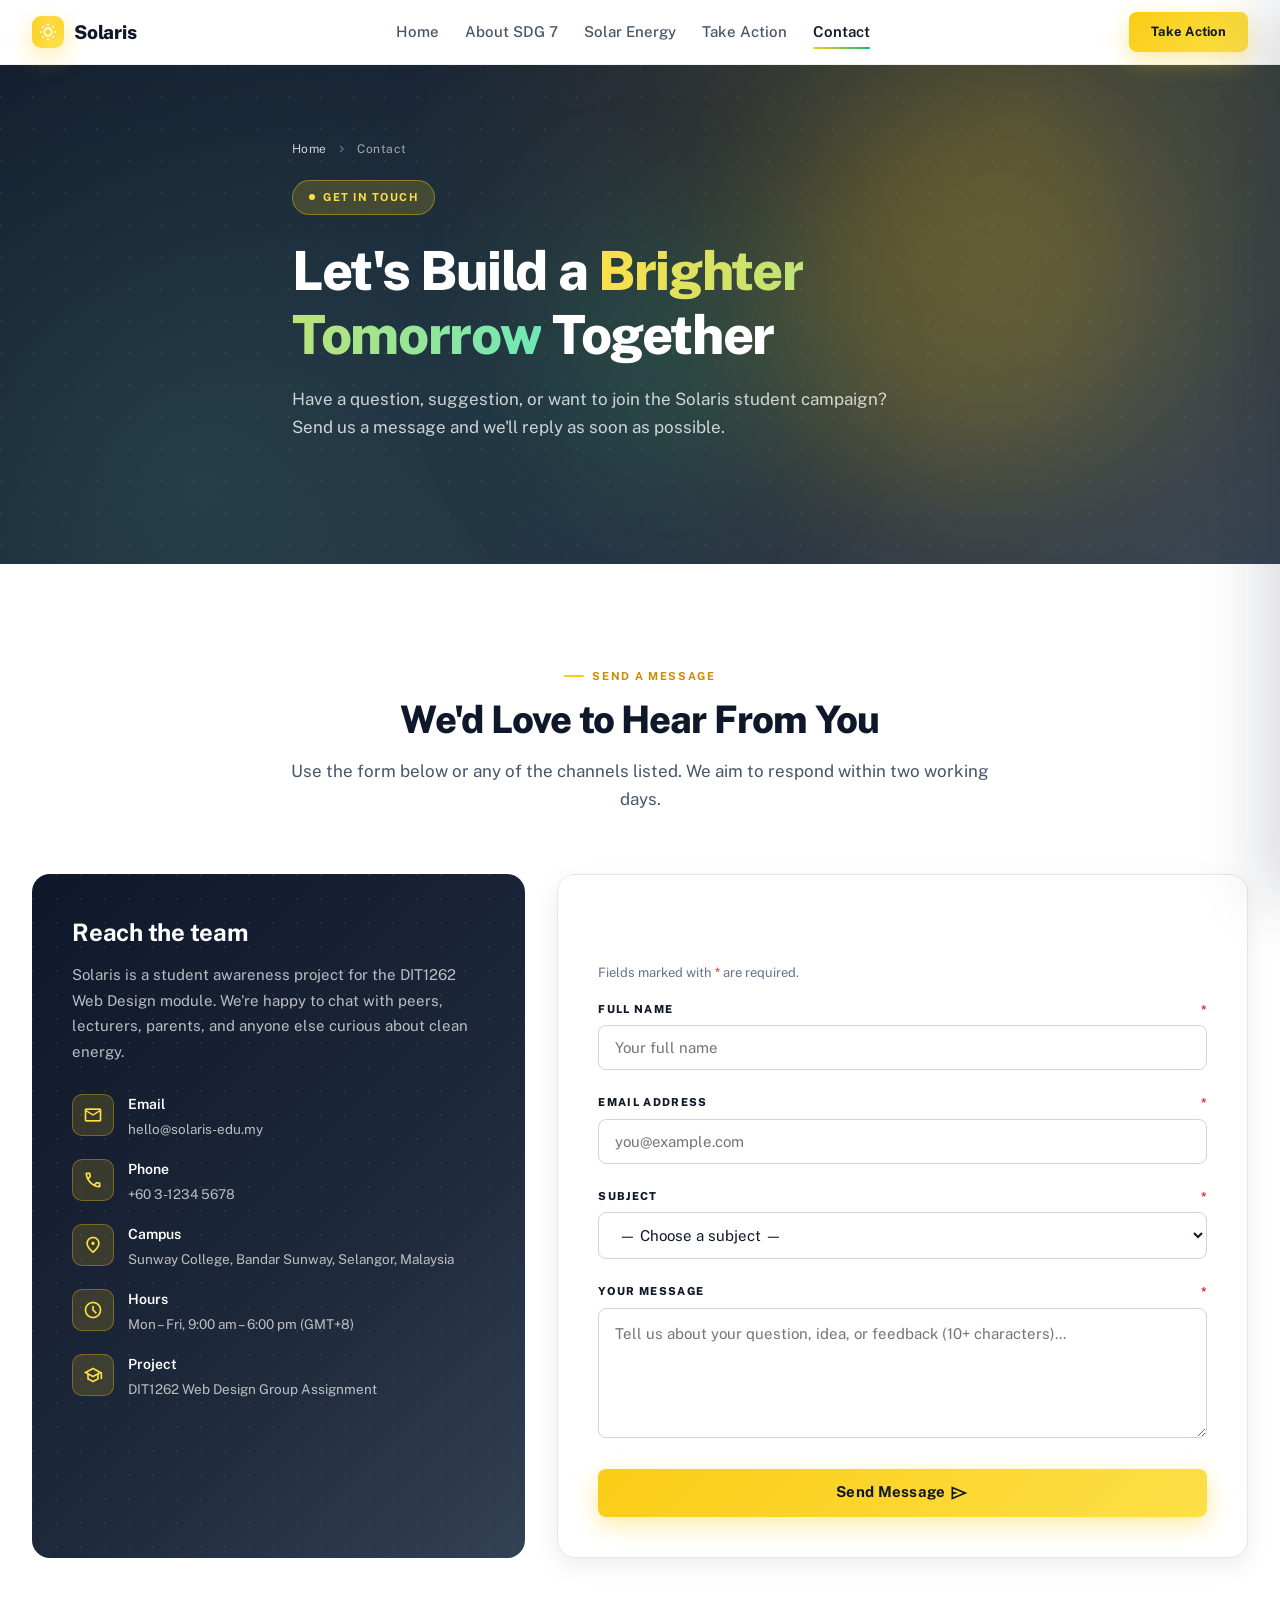
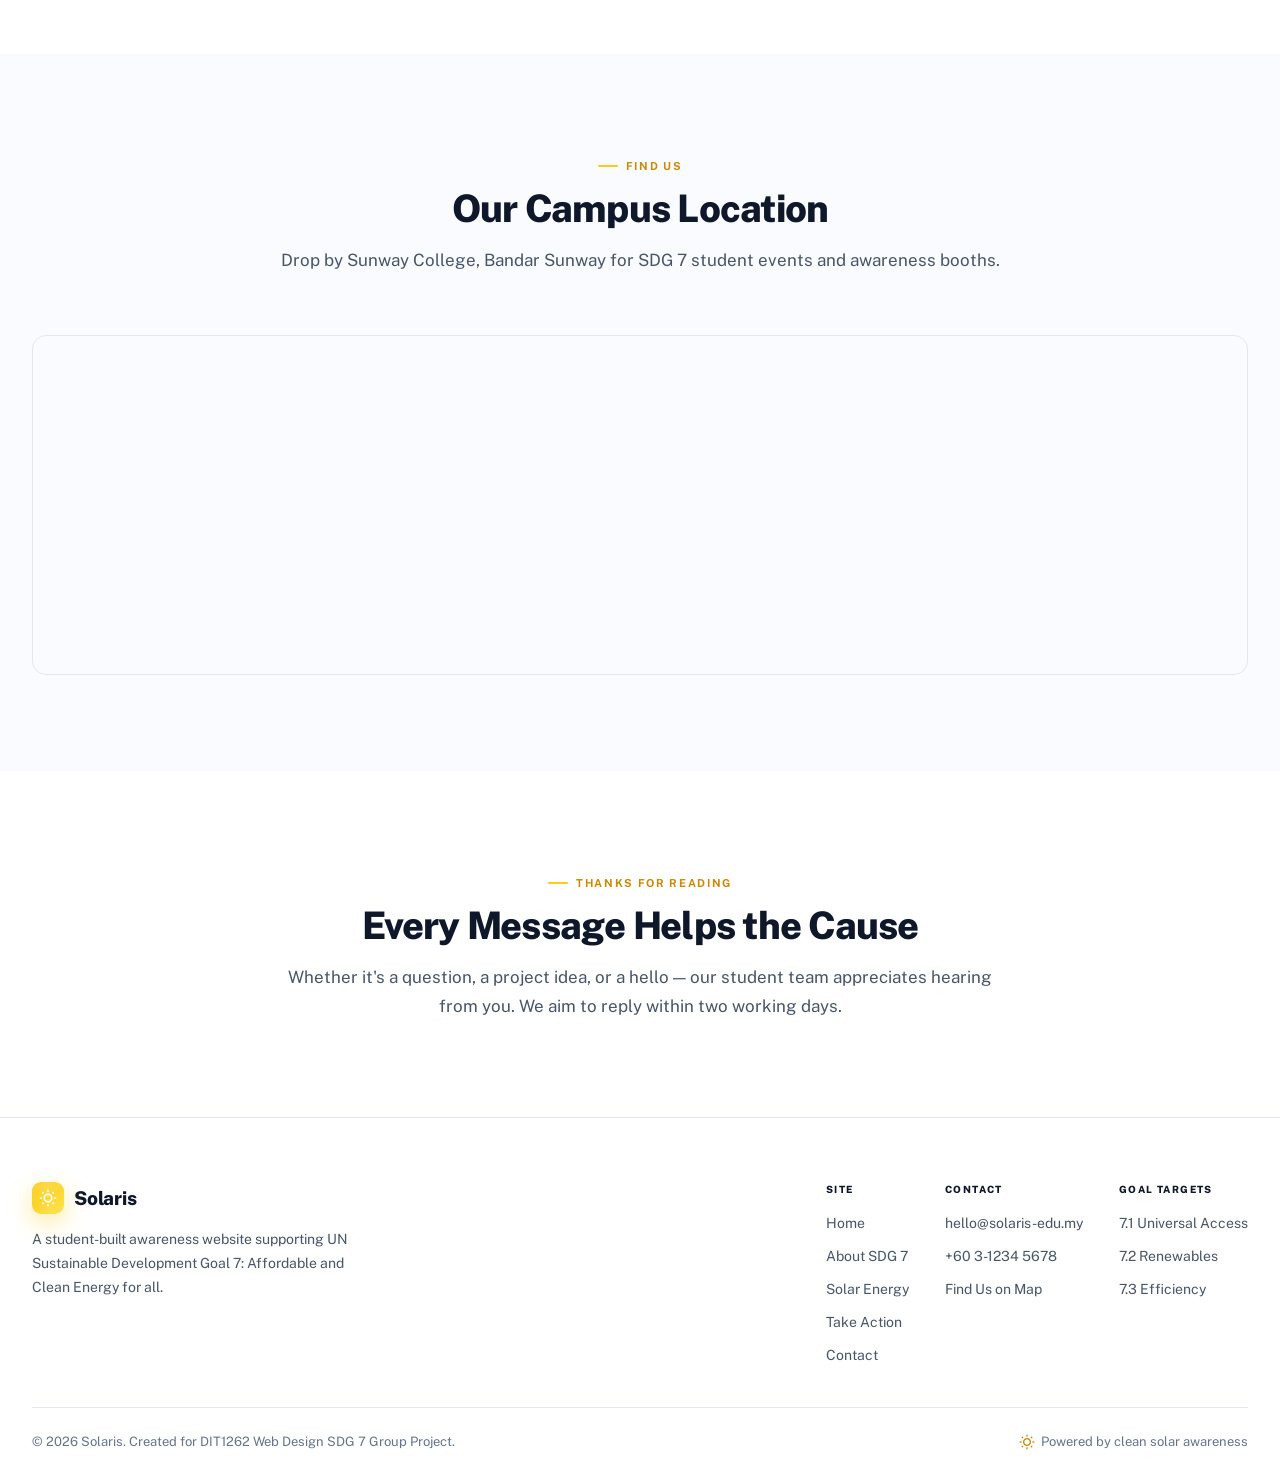
<file: contact.html>
<!DOCTYPE html>
<html lang="en">
<head>
  <meta charset="utf-8"/>
  <meta name="viewport" content="width=device-width, initial-scale=1.0, viewport-fit=cover"/>
  <meta name="theme-color" content="#0f172a"/>
  <title>Contact | Solaris &mdash; SDG 7 Awareness Team</title>
  <meta name="description" content="Reach out to the Solaris student team. Send a message, see our location on the map, and follow our social channels for SDG 7 updates."/>

  <link rel="preconnect" href="https://fonts.googleapis.com"/>
  <link rel="preconnect" href="https://fonts.gstatic.com" crossorigin/>
  <link href="https://fonts.googleapis.com/css2?family=Public+Sans:wght@300;400;500;600;700;800&display=swap" rel="stylesheet"/>
  <link href="https://fonts.googleapis.com/css2?family=Material+Symbols+Outlined:wght,FILL@100..700,0..1&display=swap" rel="stylesheet"/>
  <style>

:root {
  --navy-900:#0f172a;
  --navy-800:#1e293b;
  --navy-700:#334155;
  --ink-900:#0f172a;
  --ink-700:#475569;
  --ink-500:#64748b;
  --ink-300:#cbd5e1;
  --line:#e2e8f0;
  --bg:#fafbff;
  --green-700:#047857;
  --green-600:#10b981;
  --green-500:#34d399;
  --green-300:#6ee7b7;
  --solar-700:#ca8a04;
  --solar-600:#facc15;
  --solar-400:#fde047;
  --solar-200:#fef9c3;
  --blue-600:#0ea5e9;
  --blue-300:#7dd3fc;
  --warn-600:#c2410c;
  --warn-500:#f97316;
  --warn-300:#fdba74;
  --alert-600:#dc2626;
  --alert-500:#ef4444;
  --alert-300:#fca5a5;

  --shadow-sm:0 2px 8px rgba(15,23,42,.06);
  --shadow-md:0 8px 24px rgba(15,23,42,.08);
  --shadow-lg:0 20px 56px rgba(15,23,42,.12), 0 6px 20px rgba(15,23,42,.06);
  --shadow-glow:0 6px 20px rgba(16,185,129,.45);
  --shadow-solar:0 8px 24px rgba(250,204,21,.4);

  --r-sm:8px;
  --r-md:12px;
  --r-lg:18px;
  --ease:cubic-bezier(0.16,1,0.3,1);
}

*, *::before, *::after { box-sizing:border-box; margin:0; padding:0; }
html {
  scroll-behavior:smooth;
  scroll-padding-top:80px;
  overflow-x:hidden;
}
body {
  font-family:'Public Sans', system-ui, -apple-system, sans-serif;
  color:var(--ink-900);
  background:var(--bg);
  line-height:1.5;
  -webkit-font-smoothing:antialiased;
  overflow-x:hidden;
  min-width:320px;
}
img { max-width:100%; display:block; }
a { text-decoration:none; color:inherit; }
button { font-family:inherit; cursor:pointer; border:none; background:none; }
ul { list-style:none; }
input, textarea, select { font-family:inherit; font-size:inherit; }
table { border-collapse:collapse; width:100%; }

.ms {
  font-family:'Material Symbols Outlined';
  font-variation-settings:'FILL' 0, 'wght' 400, 'GRAD' 0, 'opsz' 24;
  font-size:24px;
  line-height:1;
  display:inline-block;
  vertical-align:middle;
  user-select:none;
}

.container { max-width:1280px; margin:0 auto; padding:0 24px; }

.navbar {
  position:fixed; top:0; left:0; right:0; z-index:50;
  background:#fff;
  border-bottom:1px solid rgba(0,0,0,.05);
  transition:background .4s ease, backdrop-filter .4s ease, box-shadow .4s ease;
}
.navbar.scrolled {
  background:rgba(255,255,255,.82);
  backdrop-filter:blur(20px);
  -webkit-backdrop-filter:blur(20px);
  box-shadow:0 1px 0 rgba(0,0,0,.04), 0 8px 32px rgba(15,23,42,.07);
}
.nav-inner {
  height:64px;
  display:flex; align-items:center; justify-content:space-between;
  gap:32px;
}
.logo {
  display:flex; align-items:center; gap:10px;
  font-weight:800; font-size:19px;
  color:var(--navy-900);
  letter-spacing:-0.01em;
  flex-shrink:0;
}
.logo-mark {
  width:32px; height:32px;
  background:linear-gradient(135deg, var(--solar-600) 0%, var(--solar-400) 100%);
  border-radius:9px;
  display:flex; align-items:center; justify-content:center;
  box-shadow:var(--shadow-solar);
  position:relative;
  overflow:hidden;
}
.logo-mark::after {
  content:'';
  position:absolute; inset:-30%;
  background:conic-gradient(from 0deg, rgba(255,255,255,.4) 0deg, transparent 60deg, rgba(255,255,255,.2) 180deg, transparent 240deg, rgba(255,255,255,.4) 360deg);
  animation:logoSpin 6s linear infinite;
  opacity:.4;
}
@keyframes logoSpin { to { transform:rotate(360deg); } }
.logo-mark .ms { font-size:18px; color:#fff; position:relative; z-index:1; }

.nav-links { display:none; gap:26px; align-items:center; }
.nav-link {
  position:relative;
  font-weight:500; color:var(--ink-700);
  font-size:15px; padding:4px 0;
  transition:color .2s;
}
.nav-link::after {
  content:''; position:absolute; bottom:-2px; left:0; right:0;
  height:2px;
  background:linear-gradient(90deg, var(--solar-600), var(--green-600));
  border-radius:1px;
  transform:scaleX(0); transform-origin:left;
  transition:transform .25s var(--ease);
}
.nav-link:hover { color:var(--navy-900); }
.nav-link:hover::after,
.nav-link.active::after { transform:scaleX(1); }
.nav-link.active { color:var(--navy-900); font-weight:600; }

.nav-actions { display:none; align-items:center; gap:12px; }

.hamburger {
  display:flex; flex-direction:column; gap:5px; padding:4px;
}
.hamburger span {
  display:block; width:24px; height:2px;
  background:var(--navy-900); border-radius:1px;
  transition:transform .3s, opacity .3s;
}
.hamburger.open span:nth-child(1) { transform:translateY(7px) rotate(45deg); }
.hamburger.open span:nth-child(2) { opacity:0; }
.hamburger.open span:nth-child(3) { transform:translateY(-7px) rotate(-45deg); }

.mobile-overlay {
  position:fixed; inset:0; z-index:40;
  background:rgba(0,0,0,.4);
  opacity:0; pointer-events:none;
  transition:opacity .3s;
}
.mobile-overlay.open { opacity:1; pointer-events:auto; }
.mobile-drawer {
  position:fixed; top:0; right:0; bottom:0; z-index:50;
  width:280px; background:#fff;
  display:flex; flex-direction:column;
  transform:translateX(100%);
  transition:transform .35s var(--ease);
  box-shadow:-20px 0 60px rgba(15,23,42,.15);
}
.mobile-drawer.open { transform:translateX(0); }
.drawer-head {
  height:64px; padding:0 24px;
  display:flex; align-items:center; justify-content:space-between;
  border-bottom:1px solid var(--line);
}
.drawer-head strong { font-weight:700; color:var(--navy-900); }
.drawer-nav { padding:20px; display:flex; flex-direction:column; gap:4px; }
.drawer-nav a {
  padding:12px 14px; border-radius:8px;
  font-weight:500; color:var(--ink-700); font-size:15px;
  transition:background .2s, color .2s;
}
.drawer-nav a:hover { background:var(--bg); color:var(--navy-900); }
.drawer-nav a.active { color:var(--navy-900); font-weight:600; background:#fef9c3; }

.btn-primary {
  display:inline-flex; align-items:center; justify-content:center; gap:8px;
  background:linear-gradient(135deg, var(--solar-600) 0%, var(--solar-400) 100%);
  color:var(--navy-900);
  font-weight:700; font-size:14px; letter-spacing:.02em;
  padding:13px 26px; border-radius:8px;
  box-shadow:var(--shadow-solar);
  transition:transform .15s, box-shadow .2s, filter .2s;
  white-space:nowrap;
}
.btn-primary:hover {
  transform:translateY(-2px);
  box-shadow:0 12px 28px rgba(250,204,21,.5);
  filter:brightness(1.05);
}
.btn-primary:active { transform:translateY(0); }

.btn-secondary {
  display:inline-flex; align-items:center; justify-content:center; gap:8px;
  background:var(--green-600); color:#fff;
  font-weight:700; font-size:14px;
  padding:13px 26px; border-radius:8px;
  box-shadow:0 2px 12px rgba(16,185,129,.35);
  transition:background .2s, transform .15s, box-shadow .2s;
  white-space:nowrap;
}
.btn-secondary:hover {
  background:#059669; transform:translateY(-2px);
  box-shadow:var(--shadow-glow);
}

.btn-ghost {
  display:inline-flex; align-items:center; gap:8px;
  background:rgba(255,255,255,.08); color:#fff;
  font-weight:600; font-size:14px;
  padding:13px 26px; border-radius:8px;
  border:1.5px solid rgba(255,255,255,.45);
  backdrop-filter:blur(4px);
  -webkit-backdrop-filter:blur(4px);
  transition:background .2s, border-color .2s, transform .15s;
}
.btn-ghost:hover {
  background:rgba(255,255,255,.15);
  border-color:rgba(255,255,255,.7);
  transform:translateY(-2px);
}

.btn-outline {
  display:inline-flex; align-items:center; justify-content:center; gap:8px;
  background:#fff; color:var(--navy-900);
  font-weight:700; font-size:14px;
  padding:13px 26px; border-radius:8px;
  border:1.5px solid var(--ink-300);
  transition:border-color .2s, color .2s, transform .15s;
}
.btn-outline:hover {
  border-color:var(--solar-600);
  color:var(--solar-700);
  transform:translateY(-2px);
}

.reveal, .reveal-l, .reveal-r {
  opacity:0;
  transition:opacity .75s var(--ease), transform .75s var(--ease);
}
.reveal   { transform:translateY(28px); }
.reveal-l { transform:translateX(-28px); }
.reveal-r { transform:translateX(28px); }
.reveal.vis, .reveal-l.vis, .reveal-r.vis { opacity:1; transform:none; }
.d1 { transition-delay:70ms; }
.d2 { transition-delay:140ms; }
.d3 { transition-delay:210ms; }
.d4 { transition-delay:280ms; }
.d5 { transition-delay:350ms; }
.d6 { transition-delay:420ms; }

.page-hero {
  position:relative;
  min-height:62vh;
  display:flex; align-items:center;
  overflow:hidden;
  padding:140px 0 90px;
  background:linear-gradient(135deg, var(--navy-900) 0%, var(--navy-800) 55%, var(--navy-700) 100%);
}
.page-hero::before {
  content:''; position:absolute; inset:0;
  background-image:radial-gradient(circle at 1px 1px, rgba(255,255,255,.06) 1px, transparent 0);
  background-size:32px 32px; pointer-events:none;
}
.page-hero::after {
  content:''; position:absolute; inset:0;
  background:radial-gradient(circle at 80% 20%, rgba(250,204,21,.18) 0%, transparent 55%),
             radial-gradient(circle at 15% 85%, rgba(110,231,183,.14) 0%, transparent 50%);
  pointer-events:none;
}
.hero-orb {
  position:absolute; border-radius:50%; pointer-events:none;
  filter:blur(70px);
}
.hero-orb-a { width:380px; height:380px; background:rgba(250,204,21,.18); top:18%; right:10%; }
.hero-orb-b { width:260px; height:260px; background:rgba(16,185,129,.14); bottom:14%; right:38%; }

.hero-inner { max-width:760px; position:relative; z-index:2; }

@keyframes heroIn {
  from { opacity:0; transform:translateY(20px); }
  to   { opacity:1; transform:translateY(0); }
}
@keyframes glowPulse {
  0%, 100% { box-shadow:0 0 0 0 rgba(250,204,21,.45); }
  50%      { box-shadow:0 0 0 12px rgba(250,204,21,0); }
}

.hero-badge {
  display:inline-flex; align-items:center; gap:8px;
  padding:8px 16px; border-radius:100px;
  background:rgba(250,204,21,.18);
  border:1px solid rgba(250,204,21,.4);
  color:var(--solar-400); font-size:11px; font-weight:700;
  letter-spacing:.14em; text-transform:uppercase;
  margin-bottom:24px;
  animation:heroIn .6s .25s ease both, glowPulse 3s ease-in-out 1s infinite;
}
.hero-badge .dot { width:6px; height:6px; border-radius:50%; background:var(--solar-400); }

.page-hero h1 {
  font-size:48px; line-height:58px;
  letter-spacing:-.025em; font-weight:800;
  color:#fff; margin-bottom:18px;
  animation:heroIn .7s .45s ease both;
}
.page-hero h1 .accent {
  background:linear-gradient(95deg, var(--solar-400) 0%, var(--green-300) 100%);
  -webkit-background-clip:text; -webkit-text-fill-color:transparent;
  background-clip:text;
}
.page-hero .lead {
  color:rgba(255,255,255,.78);
  font-size:17px; line-height:1.7;
  margin-bottom:32px; max-width:600px;
  animation:heroIn .7s .65s ease both;
}
.hero-actions {
  display:flex; flex-wrap:wrap; gap:14px;
  animation:heroIn .7s .85s ease both;
}

.crumbs {
  display:flex; align-items:center; gap:8px;
  font-size:12px; color:rgba(255,255,255,.6);
  margin-bottom:22px; letter-spacing:.04em;
  animation:heroIn .6s .15s ease both;
}
.crumbs a { color:rgba(255,255,255,.78); transition:color .2s; }
.crumbs a:hover { color:var(--solar-400); }
.crumbs .ms { font-size:14px; opacity:.6; }

.section { padding:96px 0; }
.section--white { background:#fff; }
.section--surface { background:var(--bg); }
.section--soft {
  background:linear-gradient(145deg, #eef5ff 0%, #fef9c3 100%);
}
.section--dark {
  background:linear-gradient(135deg, var(--navy-900) 0%, var(--navy-800) 55%, var(--navy-700) 100%);
  color:#fff; position:relative; overflow:hidden;
}
.section--dark::before {
  content:''; position:absolute; inset:0;
  background-image:radial-gradient(circle at 1px 1px, rgba(255,255,255,.06) 1px, transparent 0);
  background-size:32px 32px; pointer-events:none;
}
.section--dark > .container { position:relative; z-index:1; }

.sec-label {
  display:inline-flex; align-items:center; gap:8px;
  font-size:11px; font-weight:700; letter-spacing:.15em;
  text-transform:uppercase; color:var(--solar-700);
  margin-bottom:12px;
}
.sec-label::before {
  content:''; width:20px; height:2px;
  background:var(--solar-600); border-radius:1px;
  flex-shrink:0;
}
.sec-label.center { justify-content:center; }
.section--dark .sec-label { color:var(--solar-400); }
.section--dark .sec-label::before { background:var(--solar-400); }

.section-title {
  font-size:38px; line-height:46px; font-weight:800;
  color:var(--navy-900); letter-spacing:-.02em;
}
.section--dark .section-title { color:#fff; }
.section-body {
  color:var(--ink-700);
  font-size:17px; line-height:1.7;
  margin-top:14px;
}
.section--dark .section-body { color:rgba(255,255,255,.75); }

.center-head { text-align:center; max-width:720px; margin:0 auto 60px; }

.cards-grid {
  display:grid; grid-template-columns:1fr; gap:24px;
}
.card {
  background:#fff; border:1px solid var(--line);
  border-radius:14px;
  padding:32px;
  transition:transform .35s var(--ease), box-shadow .35s var(--ease), border-color .3s ease;
  position:relative; overflow:hidden;
}
.card:hover {
  transform:translateY(-5px);
  box-shadow:var(--shadow-lg);
  border-color:var(--ink-300);
}
.card::before {
  content:''; position:absolute; top:0; left:0; right:0; height:3px;
  background:linear-gradient(90deg, var(--bar-from, var(--solar-600)), var(--bar-to, var(--solar-400)));
}
.card.t-warn  { --bar-from:var(--warn-500); --bar-to:var(--warn-300); }
.card.t-alert { --bar-from:var(--alert-500); --bar-to:var(--alert-300); }
.card.t-info  { --bar-from:var(--blue-600); --bar-to:var(--blue-300); }
.card.t-green { --bar-from:var(--green-600); --bar-to:var(--green-300); }
.card.t-solar { --bar-from:var(--solar-600); --bar-to:var(--solar-400); }

.card-icon {
  width:56px; height:56px;
  border-radius:14px;
  display:flex; align-items:center; justify-content:center;
  margin-bottom:20px;
}
.card.t-solar .card-icon { background:rgba(250,204,21,.15); }
.card.t-solar .card-icon .ms { color:var(--solar-700); font-size:28px; }
.card.t-warn  .card-icon { background:rgba(249,115,22,.12); }
.card.t-warn  .card-icon .ms { color:var(--warn-600); font-size:28px; }
.card.t-alert .card-icon { background:rgba(239,68,68,.10); }
.card.t-alert .card-icon .ms { color:var(--alert-600); font-size:28px; }
.card.t-info  .card-icon { background:rgba(14,165,233,.12); }
.card.t-info  .card-icon .ms { color:#0284c7; font-size:28px; }
.card.t-green .card-icon { background:rgba(16,185,129,.12); }
.card.t-green .card-icon .ms { color:var(--green-700); font-size:28px; }

.card h3 {
  font-size:20px; font-weight:700;
  color:var(--navy-900);
  margin-bottom:12px;
  letter-spacing:-.01em;
}
.card p {
  color:var(--ink-700);
  font-size:14.5px; line-height:1.7;
}
.card-meta {
  margin-top:18px; padding-top:18px;
  border-top:1px solid var(--line);
  display:flex; align-items:center; gap:8px;
  font-size:13px; font-weight:600; color:var(--ink-700);
}
.card-meta .ms { font-size:18px; color:var(--solar-700); }

.about-card {
  background:#fff; border:1px solid var(--line); border-radius:18px;
  padding:40px;
  box-shadow:var(--shadow-md);
}
.about-card.dark {
  background:linear-gradient(135deg, var(--navy-900) 0%, var(--navy-800) 60%, var(--navy-700) 100%);
  color:#fff; border-color:transparent;
}
.about-icon-row {
  display:flex; align-items:center; gap:14px;
  margin-bottom:20px;
}
.about-icon {
  width:52px; height:52px; flex-shrink:0;
  background:linear-gradient(135deg, var(--solar-600) 0%, var(--solar-400) 100%);
  border-radius:12px;
  display:flex; align-items:center; justify-content:center;
  box-shadow:var(--shadow-solar);
}
.about-icon.green {
  background:linear-gradient(135deg, var(--green-600) 0%, var(--green-300) 100%);
  box-shadow:0 4px 14px rgba(16,185,129,.3);
}
.about-icon .ms { color:#fff; font-size:26px; }
.about-card h3 {
  font-size:22px; font-weight:700;
  color:var(--navy-900); letter-spacing:-.01em;
}
.about-card.dark h3 { color:#fff; }
.about-card p {
  color:var(--ink-700);
  font-size:15.5px; line-height:1.75;
  margin-top:6px;
}
.about-card.dark p { color:rgba(255,255,255,.8); }
.about-card p + p { margin-top:12px; }
.about-points {
  margin-top:24px; padding-top:24px;
  border-top:1px solid var(--line);
  display:grid; gap:14px;
}
.about-card.dark .about-points { border-top-color:rgba(255,255,255,.12); }
.about-point {
  display:flex; gap:12px; align-items:flex-start;
  font-size:14.5px; color:var(--ink-900);
}
.about-card.dark .about-point { color:rgba(255,255,255,.85); }
.about-point .ms {
  color:var(--solar-700); font-size:22px;
  flex-shrink:0; margin-top:1px;
}
.about-card.dark .about-point .ms { color:var(--solar-400); }
.about-point strong { color:var(--navy-900); }
.about-card.dark .about-point strong { color:#fff; }

.stats-grid {
  display:grid; grid-template-columns:repeat(2, 1fr); gap:24px;
}
.stat-card {
  background:rgba(255,255,255,.04);
  border:1px solid rgba(250,204,21,.18);
  border-radius:14px;
  padding:28px 24px;
  text-align:center;
  transition:transform .3s var(--ease), background .3s, border-color .3s;
  backdrop-filter:blur(8px);
}
.stat-card:hover {
  transform:translateY(-5px);
  background:rgba(255,255,255,.07);
  border-color:rgba(250,204,21,.35);
}
.stat-icon {
  width:56px; height:56px;
  border-radius:14px;
  background:linear-gradient(135deg, rgba(250,204,21,.28) 0%, rgba(253,224,71,.18) 100%);
  display:flex; align-items:center; justify-content:center;
  margin:0 auto 16px;
}
.stat-icon .ms { font-size:28px; color:var(--solar-400); }
.stat-card .stat-value {
  display:block;
  color:#fff; font-size:32px; font-weight:800;
  letter-spacing:-.02em; margin-bottom:6px;
  font-variant-numeric:tabular-nums;
}
.stat-card h3 {
  color:#fff; font-size:15px; font-weight:600;
  margin-bottom:6px;
}
.stat-card p {
  color:rgba(255,255,255,.6);
  font-size:12.5px; line-height:1.55;
}

.stat-tile {
  background:#fff;
  border:1px solid var(--line);
  border-radius:14px; padding:24px;
  display:flex; gap:16px; align-items:flex-start;
  transition:transform .3s var(--ease), box-shadow .3s, border-color .3s;
}
.stat-tile:hover {
  transform:translateY(-4px);
  box-shadow:var(--shadow-md);
  border-color:var(--solar-400);
}
.stat-tile-icon {
  width:48px; height:48px; flex-shrink:0;
  border-radius:12px;
  background:linear-gradient(135deg, var(--solar-600) 0%, var(--solar-400) 100%);
  display:flex; align-items:center; justify-content:center;
  box-shadow:var(--shadow-solar);
}
.stat-tile-icon .ms { color:#fff; font-size:24px; }
.stat-tile .num {
  font-size:24px; font-weight:800;
  color:var(--navy-900); letter-spacing:-.01em;
  line-height:1;
}
.stat-tile h4 {
  margin-top:6px;
  font-size:14px; font-weight:700; color:var(--navy-900);
}
.stat-tile p {
  margin-top:4px;
  font-size:13px; color:var(--ink-700); line-height:1.55;
}

.compare-wrap {
  background:#fff; border-radius:14px;
  border:1px solid var(--line);
  overflow:hidden;
  box-shadow:var(--shadow-sm);
}
.compare {
  width:100%; min-width:560px;
  border-collapse:collapse;
}
.compare thead th {
  background:var(--navy-900);
  color:#fff;
  text-align:left;
  padding:18px 22px;
  font-size:13px; font-weight:700;
  letter-spacing:.06em; text-transform:uppercase;
}
.compare thead th.solar { background:linear-gradient(135deg, var(--solar-600), var(--solar-400)); color:var(--navy-900); }
.compare thead th.fossil { background:linear-gradient(135deg, #4b3621, #6b4f30); }
.compare tbody td {
  padding:16px 22px;
  font-size:14.5px;
  color:var(--ink-900);
  border-top:1px solid var(--line);
  vertical-align:top;
}
.compare tbody tr:hover td { background:#fffbeb; }
.compare tbody td:first-child {
  font-weight:700; color:var(--navy-900);
  background:var(--bg);
}
.compare-scroll { overflow-x:auto; }
.compare .ms { font-size:18px; vertical-align:middle; margin-right:6px; }
.compare .yes .ms { color:var(--green-600); }
.compare .no .ms { color:var(--alert-500); }

.timeline {
  position:relative;
  display:grid; gap:32px;
  padding-left:24px;
}
.timeline::before {
  content:''; position:absolute; top:8px; bottom:8px; left:8px;
  width:2px;
  background:linear-gradient(180deg, var(--solar-600), var(--green-600));
  border-radius:2px;
}
.t-item { position:relative; padding-left:26px; }
.t-item::before {
  content:''; position:absolute; top:6px; left:-12px;
  width:18px; height:18px; border-radius:50%;
  background:#fff; border:3px solid var(--solar-600);
  box-shadow:0 0 0 4px #fff;
}
.t-item h3 {
  font-size:18px; font-weight:700;
  color:var(--navy-900); margin-bottom:6px;
}
.t-item p { color:var(--ink-700); font-size:14.5px; line-height:1.7; }
.t-item .step {
  display:inline-block;
  font-size:11px; font-weight:800; letter-spacing:.14em;
  text-transform:uppercase; color:var(--solar-700);
  margin-bottom:6px;
}

.faq-list { display:grid; gap:12px; }
.faq {
  background:#fff; border:1px solid var(--line);
  border-radius:12px; overflow:hidden;
  transition:border-color .25s, box-shadow .25s;
}
.faq[open] { border-color:var(--solar-400); box-shadow:var(--shadow-sm); }
.faq summary {
  list-style:none;
  padding:18px 22px;
  display:flex; align-items:center; justify-content:space-between; gap:16px;
  cursor:pointer; user-select:none;
  font-weight:700; color:var(--navy-900); font-size:15.5px;
}
.faq summary::-webkit-details-marker { display:none; }
.faq summary::after {
  content:'expand_more';
  font-family:'Material Symbols Outlined';
  font-size:24px; color:var(--solar-700);
  transition:transform .3s var(--ease);
  flex-shrink:0;
}
.faq[open] summary::after { transform:rotate(180deg); }
.faq-body {
  padding:0 22px 20px;
  color:var(--ink-700);
  font-size:14.5px; line-height:1.75;
}

.windmill-stage {
  position:relative;
  width:100%;
  min-height:380px;
  display:flex; align-items:flex-end; justify-content:center;
  padding:30px 20px 10px;
  border-radius:18px;
  background:linear-gradient(180deg, #b8e0ff 0%, #e6f5ff 50%, #d0eed1 100%);
  border:1px solid var(--line);
  overflow:hidden;
  cursor:pointer;
  user-select:none;
}
.windmill-stage::before {
  content:''; position:absolute; inset:0;
  background:radial-gradient(circle at 70% 30%, rgba(253,224,71,.55) 0%, transparent 35%);
  pointer-events:none;
}
.windmill-sun {
  position:absolute; top:36px; right:46px;
  width:56px; height:56px; border-radius:50%;
  background:radial-gradient(circle, var(--solar-400) 0%, var(--solar-600) 70%, transparent 100%);
  box-shadow:0 0 50px rgba(250,204,21,.7);
  animation:sunPulse 4s ease-in-out infinite;
}
@keyframes sunPulse {
  0%, 100% { transform:scale(1);   filter:brightness(1); }
  50%      { transform:scale(1.08); filter:brightness(1.15); }
}
.windmill-cloud {
  position:absolute;
  background:#fff; border-radius:100px;
  opacity:.85;
  box-shadow:0 4px 20px rgba(15,23,42,.06);
  animation:cloudDrift 22s linear infinite;
}
.windmill-cloud::before, .windmill-cloud::after {
  content:''; position:absolute;
  background:#fff; border-radius:50%;
}
.windmill-cloud.c1 { width:80px; height:18px; top:80px; left:10%; }
.windmill-cloud.c1::before { width:30px; height:30px; top:-12px; left:14px; }
.windmill-cloud.c1::after  { width:22px; height:22px; top:-8px; left:46px; }
.windmill-cloud.c2 { width:60px; height:14px; top:130px; left:60%; animation-duration:30s; animation-direction:reverse; }
.windmill-cloud.c2::before { width:24px; height:24px; top:-10px; left:10px; }
.windmill-cloud.c2::after  { width:18px; height:18px; top:-6px; left:36px; }
@keyframes cloudDrift {
  from { transform:translateX(-30px); }
  to   { transform:translateX(420px); }
}

.windmill {
  position:relative;
  width:240px; height:340px;
  z-index:2;
}
.windmill-pole {
  position:absolute;
  bottom:0; left:50%;
  transform:translateX(-50%);
  width:14px; height:240px;
  background:linear-gradient(180deg, #f5f5f5 0%, #d6d6d6 100%);
  border-radius:7px 7px 4px 4px;
  box-shadow:inset -2px 0 0 rgba(0,0,0,.08), 2px 4px 14px rgba(15,23,42,.18);
}
.windmill-base {
  position:absolute; bottom:-2px; left:50%;
  transform:translateX(-50%);
  width:80px; height:14px;
  background:linear-gradient(180deg, #4a6b3a 0%, #2e4423 100%);
  border-radius:50%;
  filter:blur(.5px);
  z-index:1;
}
.windmill-hub {
  position:absolute;
  top:30px; left:50%;
  width:240px; height:240px;
  transform-origin:center center;
  animation:bladeSpin 8s linear infinite;
}
.windmill-stage:hover .windmill-hub,
.windmill-stage.spinning .windmill-hub {
  animation:bladeSpin 1.2s linear infinite;
}
@keyframes bladeSpin {
  from { transform:translateX(-50%) rotate(0deg); }
  to   { transform:translateX(-50%) rotate(360deg); }
}
.windmill-blade {
  position:absolute;
  top:50%; left:50%;
  width:14px; height:108px;
  background:linear-gradient(180deg, #fff 0%, #e8eef4 60%, #d0d6dd 100%);
  border-radius:7px 7px 50% 50% / 7px 7px 16px 16px;
  transform-origin:center bottom;
  box-shadow:0 2px 6px rgba(15,23,42,.16);
}
.windmill-blade.b1 { transform:translate(-50%, -100%) rotate(0deg); }
.windmill-blade.b2 { transform:translate(-50%, -100%) rotate(120deg); }
.windmill-blade.b3 { transform:translate(-50%, -100%) rotate(240deg); }
.windmill-cap {
  position:absolute; top:50%; left:50%;
  width:24px; height:24px;
  background:radial-gradient(circle at 35% 35%, var(--solar-400), var(--solar-700));
  border-radius:50%;
  transform:translate(-50%, -50%);
  box-shadow:0 0 10px rgba(250,204,21,.5);
  z-index:3;
}
.windmill-hint {
  position:absolute; bottom:14px; left:50%;
  transform:translateX(-50%);
  font-size:11px; font-weight:700;
  letter-spacing:.14em; text-transform:uppercase;
  color:var(--navy-800);
  background:rgba(255,255,255,.85);
  padding:6px 14px; border-radius:100px;
  display:flex; align-items:center; gap:6px;
  box-shadow:var(--shadow-sm);
  z-index:5;
  pointer-events:none;
}
.windmill-hint .ms { font-size:14px; color:var(--solar-700); }

.calc-wrap {
  background:#fff; border:1px solid var(--line);
  border-radius:18px; padding:32px;
  box-shadow:var(--shadow-md);
  display:grid; gap:24px;
  grid-template-columns:1fr;
}
.calc-form { display:grid; gap:18px; }
.calc-field { display:grid; gap:8px; }
.calc-field label {
  font-size:11px; font-weight:800;
  color:var(--navy-900); text-transform:uppercase;
  letter-spacing:.12em;
  display:flex; justify-content:space-between; align-items:center;
}
.calc-field label .val {
  font-size:13px; color:var(--solar-700);
  font-weight:700;
}
.calc-field input[type="range"] {
  -webkit-appearance:none; appearance:none;
  width:100%; height:6px;
  background:linear-gradient(90deg, var(--solar-600) var(--p, 50%), var(--ink-300) var(--p, 50%));
  border-radius:3px; outline:none;
}
.calc-field input[type="range"]::-webkit-slider-thumb {
  -webkit-appearance:none;
  width:22px; height:22px; border-radius:50%;
  background:#fff; border:3px solid var(--solar-600);
  box-shadow:var(--shadow-sm);
  cursor:pointer;
  transition:transform .15s;
}
.calc-field input[type="range"]::-webkit-slider-thumb:hover { transform:scale(1.15); }
.calc-field input[type="range"]::-moz-range-thumb {
  width:22px; height:22px; border-radius:50%;
  background:#fff; border:3px solid var(--solar-600);
  cursor:pointer;
}
.calc-field select {
  padding:12px 16px;
  border:1.5px solid var(--ink-300); border-radius:8px;
  background:#fff; color:var(--ink-900);
  font-size:15px; outline:none;
  transition:border-color .2s, box-shadow .2s;
}
.calc-field select:focus {
  border-color:var(--solar-600);
  box-shadow:0 0 0 3px rgba(250,204,21,.15);
}
.calc-results {
  display:grid; gap:14px;
  background:linear-gradient(135deg, var(--navy-900) 0%, var(--navy-800) 100%);
  color:#fff;
  border-radius:14px;
  padding:24px;
  position:relative; overflow:hidden;
}
.calc-results::before {
  content:''; position:absolute; inset:0;
  background:radial-gradient(circle at 80% 20%, rgba(250,204,21,.18), transparent 50%);
}
.calc-out {
  position:relative; z-index:1;
  display:flex; justify-content:space-between; align-items:baseline;
  padding:10px 0;
  border-bottom:1px dashed rgba(255,255,255,.1);
}
.calc-out:last-child { border-bottom:0; }
.calc-out .lbl {
  color:rgba(255,255,255,.7);
  font-size:13px;
}
.calc-out .num {
  color:var(--solar-400);
  font-size:22px; font-weight:800;
  font-variant-numeric:tabular-nums;
  letter-spacing:-.01em;
}
.calc-out .num small { font-size:13px; font-weight:600; color:rgba(253,224,71,.8); margin-left:4px; }
.calc-note {
  position:relative; z-index:1;
  font-size:11.5px; color:rgba(255,255,255,.55);
  margin-top:6px;
}

.tips-grid {
  display:grid; grid-template-columns:1fr; gap:16px;
}
.tip-card {
  background:#fff; border:1px solid var(--line);
  border-radius:12px; padding:22px 24px;
  display:flex; align-items:flex-start; gap:16px;
  transition:transform .25s, border-color .25s, box-shadow .25s;
}
.tip-card:hover {
  transform:translateY(-3px);
  border-color:var(--solar-400);
  box-shadow:0 12px 32px rgba(250,204,21,.15);
}
.tip-num {
  flex-shrink:0;
  width:40px; height:40px;
  background:linear-gradient(135deg, var(--solar-600) 0%, var(--solar-400) 100%);
  border-radius:10px;
  display:flex; align-items:center; justify-content:center;
  color:var(--navy-900); font-weight:800; font-size:14px;
  box-shadow:var(--shadow-solar);
}
.tip-card h3 {
  font-size:15.5px; font-weight:700;
  color:var(--navy-900); margin-bottom:4px;
}
.tip-card p {
  color:var(--ink-700); font-size:14px; line-height:1.65;
}

.contact-grid {
  display:grid; grid-template-columns:1fr; gap:32px;
  align-items:stretch;
}
.contact-info {
  background:linear-gradient(135deg, var(--navy-900) 0%, var(--navy-800) 60%, var(--navy-700) 100%);
  border-radius:18px; padding:40px;
  color:#fff; position:relative; overflow:hidden;
}
.contact-info::before {
  content:''; position:absolute; inset:0;
  background-image:radial-gradient(circle at 1px 1px, rgba(255,255,255,.06) 1px, transparent 0);
  background-size:24px 24px; pointer-events:none;
}
.contact-info-inner { position:relative; z-index:1; }
.contact-info h3 {
  font-size:24px; font-weight:700;
  margin-bottom:12px; letter-spacing:-.01em;
}
.contact-info > .contact-info-inner > p {
  color:rgba(255,255,255,.7);
  font-size:15px; line-height:1.7;
  margin-bottom:30px;
}
.contact-list { display:flex; flex-direction:column; gap:18px; }
.contact-item { display:flex; align-items:flex-start; gap:14px; }
.contact-item-icon {
  width:42px; height:42px; flex-shrink:0;
  background:rgba(250,204,21,.15);
  border:1px solid rgba(250,204,21,.32);
  border-radius:10px;
  display:flex; align-items:center; justify-content:center;
}
.contact-item-icon .ms { color:var(--solar-400); font-size:20px; }
.contact-item-text strong {
  display:block; color:#fff;
  font-weight:600; font-size:14px;
  margin-bottom:2px;
}
.contact-item-text span, .contact-item-text a {
  color:rgba(255,255,255,.7); font-size:13.5px;
  transition:color .2s;
}
.contact-item-text a:hover { color:var(--solar-400); }

.social-row {
  display:flex; gap:10px; margin-top:28px;
  padding-top:24px;
  border-top:1px solid rgba(255,255,255,.1);
}
.social-link {
  width:40px; height:40px;
  display:flex; align-items:center; justify-content:center;
  background:rgba(255,255,255,.06);
  border:1px solid rgba(255,255,255,.12);
  border-radius:10px;
  color:#fff;
  transition:background .2s, border-color .2s, transform .15s;
}
.social-link:hover {
  background:rgba(250,204,21,.15);
  border-color:rgba(250,204,21,.4);
  transform:translateY(-3px);
  color:var(--solar-400);
}
.social-link .ms { font-size:20px; }

.contact-form-card {
  background:#fff; border:1px solid var(--line);
  border-radius:18px; padding:40px;
  box-shadow:var(--shadow-md);
}
.field { margin-bottom:18px; }
.field label {
  display:flex; align-items:center; justify-content:space-between;
  font-size:11px; font-weight:800;
  color:var(--navy-900);
  text-transform:uppercase;
  letter-spacing:.12em; margin-bottom:8px;
}
.field-wrap { position:relative; }
.field-input, .field-textarea, .field-select {
  width:100%; padding:13px 16px;
  border:1.5px solid var(--ink-300); border-radius:8px;
  font-size:15px; background:#fff; color:var(--ink-900);
  transition:border-color .2s, box-shadow .2s; outline:none;
}
.field-textarea {
  min-height:130px; resize:vertical;
  line-height:1.6;
}
.field-input:focus, .field-textarea:focus, .field-select:focus {
  border-color:var(--solar-600);
  box-shadow:0 0 0 3px rgba(250,204,21,.15);
}
.field-input.is-error, .field-textarea.is-error, .field-select.is-error {
  border-color:var(--alert-500);
  box-shadow:0 0 0 3px rgba(239,68,68,.1);
}
.field-input.is-valid, .field-textarea.is-valid, .field-select.is-valid {
  border-color:var(--green-600);
  box-shadow:0 0 0 3px rgba(16,185,129,.1);
}
.field-error {
  display:flex; align-items:center; gap:5px;
  font-size:12px; font-weight:600; color:var(--alert-600);
  margin-top:6px;
  max-height:0; overflow:hidden; opacity:0;
  transition:max-height .25s ease, opacity .25s ease;
}
.field-error.show { max-height:40px; opacity:1; }
.field-error .ms { font-size:14px; }

.form-message {
  display:flex; align-items:center; gap:10px;
  padding:14px 18px; border-radius:10px;
  background:rgba(16,185,129,.10);
  border:1px solid rgba(16,185,129,.25);
  color:var(--green-700);
  font-weight:600; font-size:14px;
  margin-bottom:18px;
  max-height:0; overflow:hidden; opacity:0;
  transition:max-height .4s var(--ease), opacity .35s ease, margin-bottom .4s ease;
}
.form-message.show { max-height:120px; opacity:1; }
.form-message .ms { font-size:22px; color:var(--green-600); flex-shrink:0; }

.btn-submit {
  width:100%; padding:14px;
  font-size:15px;
  position:relative; overflow:hidden;
}
.btn-submit .btn-label { transition:opacity .2s; }
.btn-submit .btn-spin {
  position:absolute; inset:0;
  display:flex; align-items:center; justify-content:center;
  opacity:0; transition:opacity .2s;
}
@keyframes spin { to { transform:rotate(360deg); } }
.btn-submit.is-sending .btn-label { opacity:0; }
.btn-submit.is-sending .btn-spin { opacity:1; }
.btn-submit.is-sending .btn-spin span {
  width:20px; height:20px;
  border:2.5px solid rgba(0,0,0,.2);
  border-top-color:var(--navy-900);
  border-radius:50%;
  animation:spin .7s linear infinite;
  display:block;
}

.map-frame {
  width:100%; height:280px;
  border:1px solid var(--line);
  border-radius:14px;
  overflow:hidden;
  background:var(--bg);
}
.map-frame iframe {
  width:100%; height:100%;
  border:0;
}

.process-grid {
  display:grid; grid-template-columns:1fr; gap:18px;
}
.process-step {
  background:#fff; border:1px solid var(--line);
  border-radius:14px; padding:28px;
  position:relative;
  transition:transform .3s var(--ease), box-shadow .3s, border-color .3s;
  display:flex; flex-direction:column; gap:14px;
}
.process-step:hover {
  transform:translateY(-4px);
  box-shadow:var(--shadow-md);
  border-color:var(--solar-400);
}
.process-step .badge {
  width:48px; height:48px; border-radius:50%;
  background:linear-gradient(135deg, var(--solar-600), var(--solar-400));
  color:var(--navy-900); font-weight:800; font-size:18px;
  display:flex; align-items:center; justify-content:center;
  box-shadow:var(--shadow-solar);
}
.process-step h3 {
  font-size:18px; font-weight:700;
  color:var(--navy-900);
}
.process-step p {
  font-size:14.5px; color:var(--ink-700);
  line-height:1.7;
}

.cta-banner {
  background:linear-gradient(135deg, var(--solar-600) 0%, var(--solar-400) 100%);
  border-radius:24px;
  padding:48px;
  display:grid; gap:24px;
  align-items:center;
  position:relative; overflow:hidden;
  box-shadow:0 24px 60px rgba(250,204,21,.3);
}
.cta-banner::before {
  content:''; position:absolute; inset:0;
  background-image:radial-gradient(circle at 1px 1px, rgba(15,23,42,.08) 1px, transparent 0);
  background-size:22px 22px; pointer-events:none;
}
.cta-banner-text { position:relative; z-index:1; }
.cta-banner h2 {
  font-size:28px; line-height:36px;
  color:var(--navy-900); font-weight:800;
  letter-spacing:-.01em; margin-bottom:8px;
}
.cta-banner p {
  color:rgba(15,23,42,.78); font-size:15.5px;
  line-height:1.65;
}
.cta-banner-actions {
  display:flex; flex-wrap:wrap; gap:12px;
  position:relative; z-index:1;
}

.footer {
  background:#fff; border-top:1px solid var(--line);
  padding:64px 0 32px;
}
.foot-grid {
  display:flex; flex-direction:column; gap:36px;
  margin-bottom:40px;
}
.foot-brand { max-width:320px; }
.foot-brand p {
  color:var(--ink-700);
  font-size:14px; line-height:1.7;
  margin-top:14px;
}
.foot-cols { display:flex; flex-wrap:wrap; gap:36px; }
.foot-col h4 {
  font-size:10px; font-weight:800;
  color:var(--navy-900);
  text-transform:uppercase; letter-spacing:.14em;
  margin-bottom:14px;
}
.foot-col ul { display:flex; flex-direction:column; gap:9px; }
.foot-col a {
  color:var(--ink-700); font-size:14px;
  transition:color .2s;
}
.foot-col a:hover { color:var(--solar-700); }
.foot-bottom {
  padding-top:24px; border-top:1px solid var(--line);
  display:flex; flex-wrap:wrap; justify-content:space-between;
  align-items:center; gap:12px;
  color:var(--ink-500); font-size:13px;
}
.foot-bottom .meta { display:flex; align-items:center; gap:6px; }
.foot-bottom .meta .ms { font-size:16px; color:var(--solar-700); }

::selection { background:rgba(250,204,21,.25); color:var(--navy-900); }
::-webkit-scrollbar { width:8px; }
::-webkit-scrollbar-track { background:var(--bg); }
::-webkit-scrollbar-thumb { background:var(--ink-300); border-radius:4px; }
::-webkit-scrollbar-thumb:hover { background:var(--ink-500); }

@media (prefers-reduced-motion: reduce) {
  *, *::before, *::after {
    animation-duration:.01ms !important;
    animation-iteration-count:1 !important;
    transition-duration:.01ms !important;
  }
  .windmill-hub { animation:none !important; }
}

@media (max-width: 480px) {
  .container { padding:0 18px; }
  .page-hero { padding:120px 0 70px; min-height:55vh; }
  .page-hero h1 { font-size:32px; line-height:40px; }
  .page-hero .lead { font-size:15px; }
  .section { padding:64px 0; }
  .section-title { font-size:26px; line-height:34px; }
  .about-card, .contact-info, .contact-form-card { padding:24px; }
  .windmill-stage { min-height:320px; }
  .windmill { width:200px; height:280px; }
  .windmill-pole { height:200px; }
  .windmill-hub { width:200px; height:200px; }
  .windmill-blade { width:11px; height:90px; }
  .cta-banner { padding:32px 24px; }
  .cta-banner h2 { font-size:22px; line-height:30px; }
}

@media (min-width: 481px) and (max-width: 640px) {
  .page-hero h1 { font-size:38px; line-height:46px; }
  .section-title { font-size:30px; line-height:38px; }
  .section { padding:72px 0; }
}

@media (min-width: 641px) {
  .stats-grid { grid-template-columns:repeat(2, 1fr); }
  .cards-grid { grid-template-columns:repeat(2, 1fr); }
  .tips-grid  { grid-template-columns:repeat(2, 1fr); }
  .process-grid { grid-template-columns:repeat(2, 1fr); }
  .calc-wrap { grid-template-columns:1.2fr 1fr; }
  .cta-banner { grid-template-columns:1.4fr 1fr; padding:56px; }
}

@media (min-width: 768px) {
  .nav-links { display:flex; }
  .nav-actions { display:flex; }
  .hamburger { display:none; }
  .stats-grid { grid-template-columns:repeat(4, 1fr); }
  .cards-grid { grid-template-columns:repeat(3, 1fr); }
  .tips-grid  { grid-template-columns:repeat(2, 1fr); }
  .process-grid { grid-template-columns:repeat(3, 1fr); }
  .foot-grid { flex-direction:row; justify-content:space-between; }
  .page-hero h1 { font-size:54px; line-height:64px; }
}

@media (min-width: 992px) {
  .about-grid {
    display:grid; grid-template-columns:1fr 1fr;
    gap:36px; align-items:start;
  }
  .contact-grid { grid-template-columns:5fr 7fr; }
  .tips-grid { grid-template-columns:repeat(3, 1fr); }
  .map-frame { height:340px; }
}

@media (min-width: 1200px) {
  .container { padding:0 32px; }
}

@media (max-width: 768px) {
  .field-input, .field-textarea, .field-select {
    font-size:16px;
  }
}

.image-hero {
  position:relative;
  min-height:100vh;
  display:flex; align-items:center;
  overflow:hidden;
  padding:120px 0 80px;
}
.image-hero .hero-inner { max-width:720px; }
.image-hero h1 {
  font-size:48px; line-height:58px;
  letter-spacing:-.025em; font-weight:800;
  color:#fff; margin-bottom:20px;
  animation:heroIn .7s .45s ease both;
}
.image-hero h1 .accent {
  background:linear-gradient(95deg, var(--solar-400) 0%, var(--green-300) 100%);
  -webkit-background-clip:text;
  -webkit-text-fill-color:transparent;
  background-clip:text;
}
.image-hero .lead {
  color:rgba(255,255,255,.78);
  font-size:18px; line-height:1.7;
  margin-bottom:34px; max-width:600px;
  animation:heroIn .7s .65s ease both;
}
.image-hero .hero-actions {
  display:flex; flex-wrap:wrap; gap:14px;
  animation:heroIn .7s .85s ease both;
}
@media (min-width: 768px) {
  .image-hero h1 { font-size:54px; line-height:64px; }
}
@media (max-width: 480px) {
  .image-hero { min-height:90vh; padding:110px 0 70px; }
  .image-hero h1 { font-size:34px; line-height:42px; }
  .image-hero .lead { font-size:15px; }
}
.image-hero .hero-bg {
  position:absolute; inset:0; z-index:0;
}
.image-hero .hero-bg img {
  width:100%; height:100%; object-fit:cover;
  transform:scale(1.05);
  animation:slowZoom 20s ease-in-out infinite alternate;
}
@keyframes slowZoom {
  from { transform:scale(1.05); }
  to   { transform:scale(1.18); }
}
.image-hero .hero-overlay {
  position:absolute; inset:0;
  background:linear-gradient(110deg,
    rgba(15,23,42,.94) 0%, rgba(30,41,59,.78) 45%, rgba(30,41,59,.18) 100%);
}
.image-hero .hero-content { position:relative; z-index:10; width:100%; }
.image-hero .hero-orb-a { width:380px; height:380px; background:rgba(250,204,21,.18); top:18%; right:14%; }
.image-hero .hero-orb-b { width:280px; height:280px; background:rgba(110,231,183,.14); bottom:14%; right:32%; }

@keyframes scrollHint {
  0%, 100% { transform:translateY(0) translateX(-50%); opacity:.5; }
  50%      { transform:translateY(8px) translateX(-50%); opacity:1; }
}
.scroll-hint {
  position:absolute; bottom:28px; left:50%; z-index:10;
  display:flex; flex-direction:column; align-items:center; gap:6px;
  color:rgba(255,255,255,.55);
  font-size:10px; font-weight:700;
  letter-spacing:.14em; text-transform:uppercase;
  animation:scrollHint 2.2s ease-in-out infinite;
  text-decoration:none;
}

.year-tabs {
  display:flex; flex-wrap:wrap; justify-content:center;
  gap:10px; margin-bottom:40px;
}
.year-tab {
  padding:10px 24px; border-radius:100px;
  background:#fff; color:var(--ink-700);
  border:1.5px solid var(--ink-300);
  font-weight:700; font-size:14px; letter-spacing:.02em;
  cursor:pointer;
  transition:background .25s, color .25s, border-color .25s,
              transform .15s, box-shadow .25s;
}
.year-tab:hover {
  background:#fef9c3; color:var(--navy-900);
  border-color:var(--solar-600);
  transform:translateY(-1px);
}
.year-tab.active {
  background:linear-gradient(135deg, var(--solar-600) 0%, var(--solar-400) 100%);
  color:var(--navy-900); border-color:transparent;
  box-shadow:var(--shadow-solar);
}
.year-tab.active:hover { transform:translateY(-2px); }

.timeline-card {
  background:#fff; border:1px solid var(--line);
  border-radius:18px; padding:36px;
  box-shadow:var(--shadow-md);
}
.timeline-grid {
  display:grid; grid-template-columns:1fr; gap:32px;
  align-items:start;
}
@keyframes timelineFade {
  from { opacity:0; transform:translateY(8px); }
  to   { opacity:1; transform:translateY(0); }
}
.timeline-content.fade { animation:timelineFade .45s ease both; }
.timeline-tag {
  display:inline-block;
  padding:6px 14px; border-radius:100px;
  background:rgba(250,204,21,.18); color:var(--solar-700);
  font-weight:800; font-size:11px;
  letter-spacing:.14em; text-transform:uppercase;
  margin-bottom:14px;
}
.timeline-content h3 {
  font-size:24px; font-weight:800; color:var(--navy-900);
  letter-spacing:-.01em; margin-bottom:12px;
}
.timeline-content > p {
  color:var(--ink-700); font-size:15.5px; line-height:1.75;
  margin-bottom:24px;
}
.timeline-mini {
  display:grid; grid-template-columns:repeat(2, 1fr); gap:12px;
}
.mini-stat {
  background:var(--bg); border:1px solid var(--line);
  border-radius:12px; padding:14px 16px;
  transition:transform .25s var(--ease), border-color .25s, box-shadow .25s;
}
.mini-stat:hover {
  transform:translateY(-2px);
  border-color:var(--solar-400);
  box-shadow:0 6px 18px rgba(250,204,21,.15);
}
.mini-stat strong {
  display:block; color:var(--solar-700);
  font-size:22px; font-weight:800; line-height:1.1;
  margin-bottom:4px; font-variant-numeric:tabular-nums;
}
.mini-stat span {
  color:var(--ink-700); font-size:12px; font-weight:600;
}
.timeline-foot {
  margin-top:24px; padding-top:16px;
  border-top:1px solid var(--line);
  font-size:12px; color:var(--ink-500); text-align:center;
}

.map-visual {
  position:relative;
  height:360px; min-height:360px;
  border-radius:12px;
  background:
    radial-gradient(ellipse 70% 100% at 50% 0%, rgba(250,204,21,.06), transparent 60%),
    linear-gradient(135deg, #f1f5fb 0%, #fafbff 100%);
  border:1px solid #e2e8f0;
  overflow:hidden;
}
.region-visual { position:absolute; inset:0; }
.region-bubble {
  position:absolute;
  border-radius:999px;
  display:flex; align-items:center; justify-content:center;
  color:var(--navy-900); font-weight:800; font-size:15px;
  box-shadow:0 12px 30px rgba(15,23,42,.12),
              inset 0 0 0 1px rgba(255,255,255,.35);
  transition:transform .45s var(--ease), opacity .45s var(--ease), box-shadow .25s ease;
  font-variant-numeric:tabular-nums;
  cursor:default; user-select:none;
  animation:bubbleFloat 6s ease-in-out infinite;
}
@keyframes bubbleFloat {
  0%, 100% { transform:translateY(0); }
  50%      { transform:translateY(-6px); }
}
.region-bubble:hover {
  box-shadow:0 16px 36px rgba(15,23,42,.18),
              inset 0 0 0 1px rgba(255,255,255,.5);
  filter:brightness(1.05);
}
.bubble-a { left:8%;   top:14%;     width:92px;  height:92px;  background:rgba(16,185,129,.78);     z-index:2; animation-delay:0s;   }
.bubble-b { left:36%;  top:6%;      width:122px; height:122px; background:rgba(250,204,21,.85);    z-index:3; animation-delay:1.2s; }
.bubble-c { right:8%;  top:14%;     width:86px;  height:86px;  background:rgba(14,165,233,.78);    z-index:2; animation-delay:.6s;  }
.bubble-d { left:6%;   bottom:12%;  width:80px;  height:80px;  background:rgba(253,224,71,.85);   z-index:2; animation-delay:1.8s; }
.bubble-e { left:40%;  bottom:8%;   width:110px; height:110px; background:rgba(110,231,183,.82);  z-index:3; animation-delay:.3s;  }
.bubble-f { right:6%;  bottom:14%;  width:92px;  height:92px;  background:rgba(125,211,252,.82);  z-index:2; animation-delay:1.5s; }

.map-legend {
  position:absolute; bottom:14px; right:14px;
  background:rgba(255,255,255,.92);
  border:1px solid var(--line);
  border-radius:10px;
  padding:12px 14px;
  box-shadow:var(--shadow-sm);
  z-index:5;
  backdrop-filter:blur(8px);
}
.legend-title {
  font-size:10px; font-weight:800;
  color:var(--navy-900);
  letter-spacing:.14em; text-transform:uppercase;
  margin-bottom:8px;
}
.legend-row {
  display:flex; align-items:center; gap:8px;
  font-size:12px; color:var(--ink-700);
  margin-bottom:4px;
}
.legend-row:last-child { margin-bottom:0; }
.legend-dot {
  width:10px; height:10px; border-radius:50%;
  flex-shrink:0;
}
.legend-dot.green { background:var(--green-600); }
.legend-dot.blue  { background:var(--blue-600); }

@media (min-width: 768px) {
  .timeline-grid { grid-template-columns:5fr 7fr; gap:48px; }
  .timeline-card { padding:44px; }
}
@media (max-width: 540px) {
  .map-visual { height:300px; min-height:300px; }
  .bubble-a, .bubble-c, .bubble-d, .bubble-f { width:64px; height:64px; font-size:12px; }
  .bubble-b, .bubble-e { width:84px; height:84px; font-size:13px; }
  .map-legend { padding:10px 12px; }
  .legend-row { font-size:11px; }
  .legend-title { font-size:9px; }
}
@media (max-width: 480px) {
  .timeline-card { padding:24px 20px; }
  .year-tab { padding:9px 18px; font-size:13px; }
}

.preview-grid {
  display:grid; grid-template-columns:1fr; gap:22px;
}
.preview-card {
  position:relative; overflow:hidden;
  background:#fff;
  border:1px solid var(--line);
  border-radius:16px;
  text-decoration:none; color:inherit;
  display:flex; flex-direction:column;
  transition:transform .35s var(--ease),
              box-shadow .35s var(--ease),
              border-color .3s ease;
}
.preview-card:hover {
  transform:translateY(-6px);
  box-shadow:var(--shadow-lg);
  border-color:var(--solar-400);
}
.preview-thumb {
  height:160px;
  position:relative; overflow:hidden;
  display:flex; align-items:center; justify-content:center;
}
.preview-thumb::after {
  content:''; position:absolute; inset:0;
  background-image:radial-gradient(circle at 1px 1px, rgba(255,255,255,.18) 1px, transparent 0);
  background-size:18px 18px; opacity:.5;
}
.preview-thumb .ms {
  font-size:64px; color:#fff;
  position:relative; z-index:1;
  filter:drop-shadow(0 4px 12px rgba(0,0,0,.18));
  transition:transform .5s var(--ease);
}
.preview-card:hover .preview-thumb .ms {
  transform:scale(1.12) rotate(-6deg);
}
.preview-thumb.t-navy   { background:linear-gradient(135deg, var(--navy-900), var(--navy-700)); }
.preview-thumb.t-solar  { background:linear-gradient(135deg, var(--solar-600), var(--solar-400)); }
.preview-thumb.t-solar .ms { color:var(--navy-900); }
.preview-thumb.t-green  { background:linear-gradient(135deg, var(--green-700), var(--green-300)); }
.preview-thumb.t-blue   { background:linear-gradient(135deg, #0369a1, var(--blue-600)); }

.preview-body {
  padding:24px 26px 26px;
  display:flex; flex-direction:column;
  flex:1;
}
.preview-kicker {
  font-size:10px; font-weight:800;
  letter-spacing:.16em; text-transform:uppercase;
  color:var(--solar-700); margin-bottom:10px;
}
.preview-card.t-green .preview-kicker { color:var(--green-700); }
.preview-card.t-blue  .preview-kicker { color:#0284c7; }
.preview-card.t-navy  .preview-kicker { color:var(--navy-800); }
.preview-body h3 {
  font-size:20px; font-weight:700;
  color:var(--navy-900);
  letter-spacing:-.01em;
  margin-bottom:10px;
}
.preview-body p {
  color:var(--ink-700);
  font-size:14.5px; line-height:1.7;
  margin-bottom:18px;
}
.preview-link {
  margin-top:auto;
  display:inline-flex; align-items:center; gap:6px;
  font-weight:700; font-size:14px;
  color:var(--navy-900);
  transition:gap .2s, color .2s;
}
.preview-card:hover .preview-link {
  gap:10px;
  color:var(--solar-700);
}

@media (min-width: 768px) {
  .preview-grid { grid-template-columns:repeat(2, 1fr); }
}
@media (min-width: 1100px) {
  .preview-grid { grid-template-columns:repeat(4, 1fr); }
}

@keyframes float {
  0%, 100% { transform:translateY(0); }
  50%      { transform:translateY(-12px); }
}
.floating       { animation:float 5s ease-in-out infinite; }
.floating.delay-1 { animation-delay:.6s; }
.floating.delay-2 { animation-delay:1.2s; }
.floating.slow  { animation-duration:8s; }

@keyframes drift {
  0%   { transform:translate(0, 0); }
  33%  { transform:translate(8px, -6px); }
  66%  { transform:translate(-6px, 4px); }
  100% { transform:translate(0, 0); }
}
.drifting { animation:drift 12s ease-in-out infinite; }

@keyframes ringPulse {
  0%, 100% { box-shadow:0 0 0 0 rgba(250,204,21,.45); }
  50%      { box-shadow:0 0 0 14px rgba(250,204,21,0); }
}
.ring-pulse { animation:ringPulse 3s ease-in-out infinite; }

@keyframes sunRotate { to { transform:rotate(360deg); } }
.sun-rays {
  position:relative;
  width:80px; height:80px;
  display:inline-block;
}
.sun-rays::before {
  content:'';
  position:absolute; inset:-20px;
  background:conic-gradient(
    from 0deg,
    transparent 0deg, transparent 40deg,
    rgba(250,204,21,.35) 45deg, rgba(250,204,21,.35) 50deg,
    transparent 55deg, transparent 130deg,
    rgba(250,204,21,.3) 135deg, rgba(250,204,21,.3) 140deg,
    transparent 145deg, transparent 220deg,
    rgba(250,204,21,.35) 225deg, rgba(250,204,21,.35) 230deg,
    transparent 235deg, transparent 310deg,
    rgba(250,204,21,.3) 315deg, rgba(250,204,21,.3) 320deg,
    transparent 325deg
  );
  border-radius:50%;
  animation:sunRotate 30s linear infinite;
  opacity:.7;
}
.sun-rays::after {
  content:''; position:absolute; inset:0;
  border-radius:50%;
  background:radial-gradient(circle, var(--solar-400) 0%, var(--solar-600) 70%, transparent 100%);
  box-shadow:0 0 40px rgba(250,204,21,.5);
  animation:sunPulse 4s ease-in-out infinite;
}

.lift {
  transition:transform .3s var(--ease), box-shadow .3s var(--ease), border-color .3s;
}
.lift:hover {
  transform:translateY(-6px);
  box-shadow:var(--shadow-lg);
}

.tilt { transition:transform .45s var(--ease); transform-style:preserve-3d; }
.tilt:hover {
  transform:perspective(1000px) rotateX(2deg) rotateY(-2deg) translateY(-4px);
}

.scale-hover { transition:transform .35s var(--ease); }
.scale-hover:hover { transform:scale(1.06); }

.gradient-text {
  background:linear-gradient(95deg, var(--solar-400) 0%, var(--green-300) 100%);
  -webkit-background-clip:text;
  -webkit-text-fill-color:transparent;
  background-clip:text;
}

.link-anim {
  position:relative;
  font-weight:700;
  color:var(--navy-900);
}
.link-anim::after {
  content:''; position:absolute; left:0; right:0; bottom:-2px;
  height:2px;
  background:linear-gradient(90deg, var(--solar-600), var(--green-600));
  transform:scaleX(0); transform-origin:left;
  transition:transform .25s var(--ease);
}
.link-anim:hover::after { transform:scaleX(1); }

.reveal-up   { opacity:0; transform:translateY(40px);  transition:opacity .8s var(--ease), transform .8s var(--ease); }
.reveal-up.vis { opacity:1; transform:translateY(0); }
.reveal-scale { opacity:0; transform:scale(.92);     transition:opacity .8s var(--ease), transform .8s var(--ease); }
.reveal-scale.vis { opacity:1; transform:scale(1); }
.reveal-blur  { opacity:0; filter:blur(10px);         transition:opacity .8s ease, filter .8s ease; }
.reveal-blur.vis { opacity:1; filter:blur(0); }

.stagger > *:nth-child(1) { transition-delay:50ms; }
.stagger > *:nth-child(2) { transition-delay:120ms; }
.stagger > *:nth-child(3) { transition-delay:190ms; }
.stagger > *:nth-child(4) { transition-delay:260ms; }
.stagger > *:nth-child(5) { transition-delay:330ms; }
.stagger > *:nth-child(6) { transition-delay:400ms; }

.section, .page-hero { will-change:auto; }

@media (max-width: 480px) {
  .floating, .drifting, .ring-pulse, .image-hero .hero-bg img {
    animation-duration:8s;
  }
}
  </style>
</head>
<body>

  <header class="navbar" id="navbar" role="banner">
    <div class="container nav-inner">
      <a href="index.html" class="logo" aria-label="Solaris home">
        <span class="logo-mark"><span class="ms" aria-hidden="true">wb_sunny</span></span>
        Solaris
      </a>
      <nav class="nav-links" aria-label="Primary navigation">
        <a href="index.html" class="nav-link">Home</a>
        <a href="about.html" class="nav-link">About SDG 7</a>
        <a href="solar.html" class="nav-link">Solar Energy</a>
        <a href="solutions.html" class="nav-link">Take Action</a>
        <a href="contact.html" class="nav-link active">Contact</a>
      </nav>
      <div class="nav-actions">
        <a href="solutions.html" class="btn-primary" style="font-size:13px;padding:10px 22px;">Take Action</a>
      </div>
      <button class="hamburger" id="hamburger" aria-label="Open menu" aria-expanded="false">
        <span></span><span></span><span></span>
      </button>
    </div>
  </header>

  <div class="mobile-overlay" id="mobileOverlay" aria-hidden="true"></div>
  <aside class="mobile-drawer" id="mobileDrawer" aria-label="Mobile navigation">
    <div class="drawer-head">
      <strong>Menu</strong>
      <button onclick="closeMenu()" aria-label="Close menu" style="color:#475569;"><span class="ms">close</span></button>
    </div>
    <nav class="drawer-nav" aria-label="Mobile primary">
      <a href="index.html" onclick="closeMenu()">Home</a>
      <a href="about.html" onclick="closeMenu()">About SDG 7</a>
      <a href="solar.html" onclick="closeMenu()">Solar Energy</a>
      <a href="solutions.html" onclick="closeMenu()">Take Action</a>
      <a href="contact.html" class="active" onclick="closeMenu()">Contact</a>
    </nav>
  </aside>

  <main id="main">

    <section class="page-hero" aria-labelledby="hero-title">
      <span class="hero-orb hero-orb-a drifting" aria-hidden="true"></span>
      <span class="hero-orb hero-orb-b drifting" aria-hidden="true" style="animation-delay:-4s;"></span>
      <div class="container hero-inner">
        <p class="crumbs" aria-label="Breadcrumb">
          <a href="index.html">Home</a>
          <span class="ms" aria-hidden="true">chevron_right</span>
          <span>Contact</span>
        </p>
        <p class="hero-badge"><span class="dot" aria-hidden="true"></span> Get in Touch</p>
        <h1 id="hero-title">
          Let's Build a <span class="accent">Brighter Tomorrow</span> Together
        </h1>
        <p class="lead">
          Have a question, suggestion, or want to join the Solaris student campaign?
          Send us a message and we'll reply as soon as possible.
        </p>
      </div>
    </section>

    <section class="section section--white" aria-labelledby="contact-title">
      <div class="container">
        <div class="center-head reveal">
          <p class="sec-label center">Send a Message</p>
          <h2 class="section-title" id="contact-title">We'd Love to Hear From You</h2>
          <p class="section-body">Use the form below or any of the channels listed. We aim to respond within two working days.</p>
        </div>

        <div class="contact-grid">

          <article class="contact-info reveal-l" aria-label="Contact information">
            <div class="contact-info-inner">
              <h3>Reach the team</h3>
              <p>Solaris is a student awareness project for the DIT1262 Web Design module. We're happy to chat with peers, lecturers, parents, and anyone else curious about clean energy.</p>

              <ul class="contact-list">
                <li class="contact-item">
                  <span class="contact-item-icon"><span class="ms" aria-hidden="true">mail</span></span>
                  <div class="contact-item-text">
                    <strong>Email</strong>
                    <a href="mailto:hello@solaris-edu.my">hello@solaris-edu.my</a>
                  </div>
                </li>
                <li class="contact-item">
                  <span class="contact-item-icon"><span class="ms" aria-hidden="true">call</span></span>
                  <div class="contact-item-text">
                    <strong>Phone</strong>
                    <a href="tel:+60312345678">+60 3-1234 5678</a>
                  </div>
                </li>
                <li class="contact-item">
                  <span class="contact-item-icon"><span class="ms" aria-hidden="true">location_on</span></span>
                  <div class="contact-item-text">
                    <strong>Campus</strong>
                    <span>Sunway College, Bandar Sunway, Selangor, Malaysia</span>
                  </div>
                </li>
                <li class="contact-item">
                  <span class="contact-item-icon"><span class="ms" aria-hidden="true">schedule</span></span>
                  <div class="contact-item-text">
                    <strong>Hours</strong>
                    <span>Mon &ndash; Fri, 9:00 am &ndash; 6:00 pm (GMT+8)</span>
                  </div>
                </li>
                <li class="contact-item">
                  <span class="contact-item-icon"><span class="ms" aria-hidden="true">school</span></span>
                  <div class="contact-item-text">
                    <strong>Project</strong>
                    <span>DIT1262 Web Design Group Assignment</span>
                  </div>
                </li>
              </ul>
            </div>
          </article>

          <article class="contact-form-card reveal-r">
            <div class="form-message" id="formMessage" role="status" aria-live="polite">
              <span class="ms" aria-hidden="true">check_circle</span>
              <span>Thank you! Your message has been sent successfully &mdash; we'll be in touch within two working days.</span>
            </div>

            <form id="contactForm" novalidate aria-describedby="form-help">
              <p id="form-help" style="font-size:13px; color:#64748b; margin-bottom:18px;">
                Fields marked with <span aria-hidden="true" style="color:#dc2626;">*</span> are required.
              </p>

              <div class="field">
                <label for="cName">Full Name <span aria-hidden="true" style="color:#dc2626; letter-spacing:0;">*</span></label>
                <div class="field-wrap">
                  <input class="field-input" id="cName" name="name" type="text" required placeholder="Your full name" autocomplete="name"/>
                </div>
                <div class="field-error" id="errName" role="alert">
                  <span class="ms" aria-hidden="true">error</span>
                  <span>Please enter your full name (at least 2 characters).</span>
                </div>
              </div>

              <div class="field">
                <label for="cEmail">Email Address <span aria-hidden="true" style="color:#dc2626; letter-spacing:0;">*</span></label>
                <div class="field-wrap">
                  <input class="field-input" id="cEmail" name="email" type="email" required placeholder="you@example.com" autocomplete="email"/>
                </div>
                <div class="field-error" id="errEmail" role="alert">
                  <span class="ms" aria-hidden="true">error</span>
                  <span>Please enter a valid email address.</span>
                </div>
              </div>

              <div class="field">
                <label for="cSubject">Subject <span aria-hidden="true" style="color:#dc2626; letter-spacing:0;">*</span></label>
                <select class="field-input field-select" id="cSubject" name="subject" required>
                  <option value="">&mdash; Choose a subject &mdash;</option>
                  <option value="general">General Question</option>
                  <option value="solar">Solar Energy / Calculator</option>
                  <option value="campaign">Join Solaris Campaign</option>
                  <option value="feedback">Website Feedback</option>
                  <option value="other">Other</option>
                </select>
                <div class="field-error" id="errSubject" role="alert">
                  <span class="ms" aria-hidden="true">error</span>
                  <span>Please choose a subject.</span>
                </div>
              </div>

              <div class="field">
                <label for="cMessage">Your Message <span aria-hidden="true" style="color:#dc2626; letter-spacing:0;">*</span></label>
                <textarea class="field-textarea" id="cMessage" name="message" required placeholder="Tell us about your question, idea, or feedback (10+ characters)..."></textarea>
                <div class="field-error" id="errMessage" role="alert">
                  <span class="ms" aria-hidden="true">error</span>
                  <span>Message must be at least 10 characters.</span>
                </div>
              </div>

              <button class="btn-primary btn-submit" id="sendBtn" type="submit">
                <span class="btn-label">
                  Send Message
                  <span class="ms" aria-hidden="true" style="font-size:20px;">send</span>
                </span>
                <span class="btn-spin" aria-hidden="true"><span></span></span>
              </button>
            </form>
          </article>

        </div>
      </div>
    </section>

    <section class="section section--surface" id="map" aria-labelledby="map-title">
      <div class="container">
        <div class="center-head reveal">
          <p class="sec-label center">Find Us</p>
          <h2 class="section-title" id="map-title">Our Campus Location</h2>
          <p class="section-body">Drop by Sunway College, Bandar Sunway for SDG 7 student events and awareness booths.</p>
        </div>
        <div class="map-frame reveal">
          <iframe
            title="Solaris campus location on Google Maps"
            src="https://www.google.com/maps?q=Sunway%20College%20Bandar%20Sunway%20Selangor&output=embed"
            loading="lazy"
            referrerpolicy="no-referrer-when-downgrade"
            allowfullscreen></iframe>
        </div>
      </div>
    </section>

    <section class="section section--white" aria-labelledby="close-title">
      <div class="container">
        <div class="center-head reveal" style="margin-bottom:0;">
          <p class="sec-label center">Thanks for Reading</p>
          <h2 class="section-title" id="close-title">Every Message Helps the Cause</h2>
          <p class="section-body">Whether it's a question, a project idea, or a hello &mdash; our student team appreciates hearing from you. We aim to reply within two working days.</p>
        </div>
      </div>
    </section>

  </main>

  <footer class="footer" role="contentinfo">
    <div class="container">
      <div class="foot-grid">
        <div class="foot-brand">
          <a href="index.html" class="logo">
            <span class="logo-mark"><span class="ms" aria-hidden="true">wb_sunny</span></span>
            Solaris
          </a>
          <p>A student-built awareness website supporting UN Sustainable Development Goal 7: Affordable and Clean Energy for all.</p>
        </div>
        <div class="foot-cols">
          <div class="foot-col">
            <h4>Site</h4>
            <ul>
              <li><a href="index.html">Home</a></li>
              <li><a href="about.html">About SDG 7</a></li>
              <li><a href="solar.html">Solar Energy</a></li>
              <li><a href="solutions.html">Take Action</a></li>
              <li><a href="contact.html">Contact</a></li>
            </ul>
          </div>
          <div class="foot-col">
            <h4>Contact</h4>
            <ul>
              <li><a href="mailto:hello@solaris-edu.my">hello@solaris-edu.my</a></li>
              <li><a href="tel:+60312345678">+60 3-1234 5678</a></li>
              <li><a href="#map">Find Us on Map</a></li>
            </ul>
          </div>
          <div class="foot-col">
            <h4>Goal Targets</h4>
            <ul>
              <li><a href="about.html#what-is">7.1 Universal Access</a></li>
              <li><a href="about.html#what-is">7.2 Renewables</a></li>
              <li><a href="about.html#what-is">7.3 Efficiency</a></li>
            </ul>
          </div>
        </div>
      </div>
      <div class="foot-bottom">
        <p>&copy; 2026 Solaris. Created for DIT1262 Web Design SDG 7 Group Project.</p>
        <div class="meta">
          <span class="ms" aria-hidden="true">wb_sunny</span>
          Powered by clean solar awareness
        </div>
      </div>
    </div>
  </footer>

  <script>

(function () {
  'use strict';

  var navbar = document.getElementById('navbar');
  if (navbar) {
    window.addEventListener('scroll', function () {
      navbar.classList.toggle('scrolled', window.scrollY > 16);
    }, { passive: true });
  }

  var hamburger = document.getElementById('hamburger');
  var drawer    = document.getElementById('mobileDrawer');
  var overlay   = document.getElementById('mobileOverlay');

  function openMenu() {
    drawer.classList.add('open');
    overlay.classList.add('open');
    hamburger.classList.add('open');
    hamburger.setAttribute('aria-expanded', 'true');
    document.body.style.overflow = 'hidden';
  }
  function closeMenu() {
    drawer.classList.remove('open');
    overlay.classList.remove('open');
    hamburger.classList.remove('open');
    hamburger.setAttribute('aria-expanded', 'false');
    document.body.style.overflow = '';
  }
  window.closeMenu = closeMenu;

  if (hamburger && drawer && overlay) {
    hamburger.addEventListener('click', function () {
      drawer.classList.contains('open') ? closeMenu() : openMenu();
    });
    overlay.addEventListener('click', closeMenu);
  }

  if ('IntersectionObserver' in window) {
    var revealObs = new IntersectionObserver(function (entries) {
      entries.forEach(function (e) {
        if (e.isIntersecting) {
          e.target.classList.add('vis');
          revealObs.unobserve(e.target);
        }
      });
    }, { threshold: 0.1, rootMargin: '0px 0px -40px 0px' });
    document.querySelectorAll('.reveal, .reveal-l, .reveal-r, .reveal-up, .reveal-scale, .reveal-blur')
      .forEach(function (el) { revealObs.observe(el); });
  } else {
    document.querySelectorAll('.reveal, .reveal-l, .reveal-r, .reveal-up, .reveal-scale, .reveal-blur')
      .forEach(function (el) { el.classList.add('vis'); });
  }

  function animateNumber(el) {
    var target   = parseFloat(el.dataset.target || '0');
    var prefix   = el.dataset.prefix || '';
    var suffix   = el.dataset.suffix || '';
    var decimals = parseInt(el.dataset.decimals || '0', 10);
    var duration = 1400;
    var start = performance.now();
    function step(now) {
      var p = Math.min((now - start) / duration, 1);
      var eased = 1 - Math.pow(1 - p, 3);
      var v = target * eased;
      var display = decimals > 0
        ? v.toFixed(decimals)
        : Math.floor(v).toLocaleString();
      el.textContent = prefix + display + suffix;
      if (p < 1) requestAnimationFrame(step);
    }
    requestAnimationFrame(step);
  }
  if ('IntersectionObserver' in window) {
    var counterObs = new IntersectionObserver(function (entries) {
      entries.forEach(function (entry) {
        if (!entry.isIntersecting) return;
        animateNumber(entry.target);
        counterObs.unobserve(entry.target);
      });
    }, { threshold: 0.4 });
    document.querySelectorAll('[data-target]')
      .forEach(function (el) { counterObs.observe(el); });
  }

  document.querySelectorAll('.windmill-stage').forEach(function (stage) {
    stage.addEventListener('click', function () {
      stage.classList.toggle('spinning');
    });
    stage.addEventListener('touchstart', function () {
      stage.classList.add('spinning');
    }, { passive: true });
  });

  var contactForm = document.getElementById('contactForm');
  if (contactForm) {
    var fields = [
      { id: 'cName',    err: 'errName',    rule: function (v) { return v.length >= 2; },
        msg: 'Please enter your full name (at least 2 characters).' },
      { id: 'cEmail',   err: 'errEmail',   rule: function (v) { return /^[^\s@]+@[^\s@]+\.[^\s@]+$/.test(v); },
        msg: 'Please enter a valid email address.' },
      { id: 'cSubject', err: 'errSubject', rule: function (v) { return v.length > 0; },
        msg: 'Please choose a subject.' },
      { id: 'cMessage', err: 'errMessage', rule: function (v) { return v.length >= 10; },
        msg: 'Message must be at least 10 characters.' }
    ];

    function validateField(f, showError) {
      var input = document.getElementById(f.id);
      var errEl = document.getElementById(f.err);
      if (!input) return true;
      var value = input.value.trim();
      var ok = f.rule(value);
      if (ok) {
        input.classList.remove('is-error');
        input.classList.add('is-valid');
        if (errEl) errEl.classList.remove('show');
      } else {
        input.classList.remove('is-valid');
        if (showError) {
          input.classList.add('is-error');
          if (errEl) errEl.classList.add('show');
        }
      }
      return ok;
    }

    fields.forEach(function (f) {
      var input = document.getElementById(f.id);
      if (!input) return;
      input.addEventListener('blur', function () { validateField(f, true); });
      input.addEventListener('input', function () {
        if (input.classList.contains('is-error')) validateField(f, true);
      });
    });

    var sendBtn   = document.getElementById('sendBtn');
    var formMsg   = document.getElementById('formMessage');

    contactForm.addEventListener('submit', function (e) {
      e.preventDefault();
      var allOk = true;
      fields.forEach(function (f) { if (!validateField(f, true)) allOk = false; });
      if (!allOk) {
        var firstErr = contactForm.querySelector('.is-error');
        if (firstErr) firstErr.focus();
        return;
      }
      if (sendBtn) sendBtn.classList.add('is-sending');
      setTimeout(function () {
        if (sendBtn) sendBtn.classList.remove('is-sending');
        if (formMsg) {
          formMsg.classList.add('show');
          formMsg.scrollIntoView({ behavior: 'smooth', block: 'center' });
        }
        contactForm.reset();
        contactForm.querySelectorAll('.is-valid').forEach(function (el) {
          el.classList.remove('is-valid');
        });
        setTimeout(function () {
          if (formMsg) formMsg.classList.remove('show');
        }, 5000);
      }, 900);
    });
  }

  var calcForm = document.getElementById('calcForm');
  if (calcForm) {
    var roofInput   = document.getElementById('roofSize');
    var sunInput    = document.getElementById('sunHours');
    var billInput   = document.getElementById('monthlyBill');
    var locationSel = document.getElementById('locationFactor');

    var roofVal = document.getElementById('roofVal');
    var sunVal  = document.getElementById('sunVal');
    var billVal = document.getElementById('billVal');

    var outKwh    = document.getElementById('outKwh');
    var outSavings= document.getElementById('outSavings');
    var outPanels = document.getElementById('outPanels');
    var outCO2    = document.getElementById('outCO2');

    function updateRangeFill(input) {
      var min = parseFloat(input.min);
      var max = parseFloat(input.max);
      var v = parseFloat(input.value);
      var pct = ((v - min) / (max - min)) * 100;
      input.style.setProperty('--p', pct + '%');
    }

    function recalc() {
      var roof = parseFloat(roofInput.value);
      var sun  = parseFloat(sunInput.value);
      var bill = parseFloat(billInput.value);
      var locFactor = parseFloat(locationSel.value);

      var panelArea = 1.7;
      var panels = Math.floor(roof / panelArea);
      var systemKw = panels * 0.4;
      var dailyKwh = systemKw * sun * locFactor;
      var monthlyKwh = dailyKwh * 30;
      var monthlySaving = Math.min(bill, monthlyKwh * 0.35);
      var co2 = monthlyKwh * 0.7;

      if (roofVal) roofVal.textContent = roof + ' m²';
      if (sunVal)  sunVal.textContent  = sun + ' hours';
      if (billVal) billVal.textContent = 'RM ' + bill;

      if (outKwh)     outKwh.textContent     = Math.round(monthlyKwh).toLocaleString();
      if (outSavings) outSavings.textContent = Math.round(monthlySaving).toLocaleString();
      if (outPanels)  outPanels.textContent  = panels;
      if (outCO2)     outCO2.textContent     = Math.round(co2).toLocaleString();

      updateRangeFill(roofInput);
      updateRangeFill(sunInput);
      updateRangeFill(billInput);
    }

    [roofInput, sunInput, billInput].forEach(function (i) {
      if (i) i.addEventListener('input', recalc);
    });
    if (locationSel) locationSel.addEventListener('change', recalc);
    recalc();
  }

  document.querySelectorAll('.faq-list').forEach(function (list) {
    list.addEventListener('toggle', function (e) {
      if (e.target.tagName !== 'DETAILS' || !e.target.open) return;
      list.querySelectorAll('details[open]').forEach(function (d) {
        if (d !== e.target) d.removeAttribute('open');
      });
    }, true);
  });

})();
  </script>
</body>
</html>
</file>
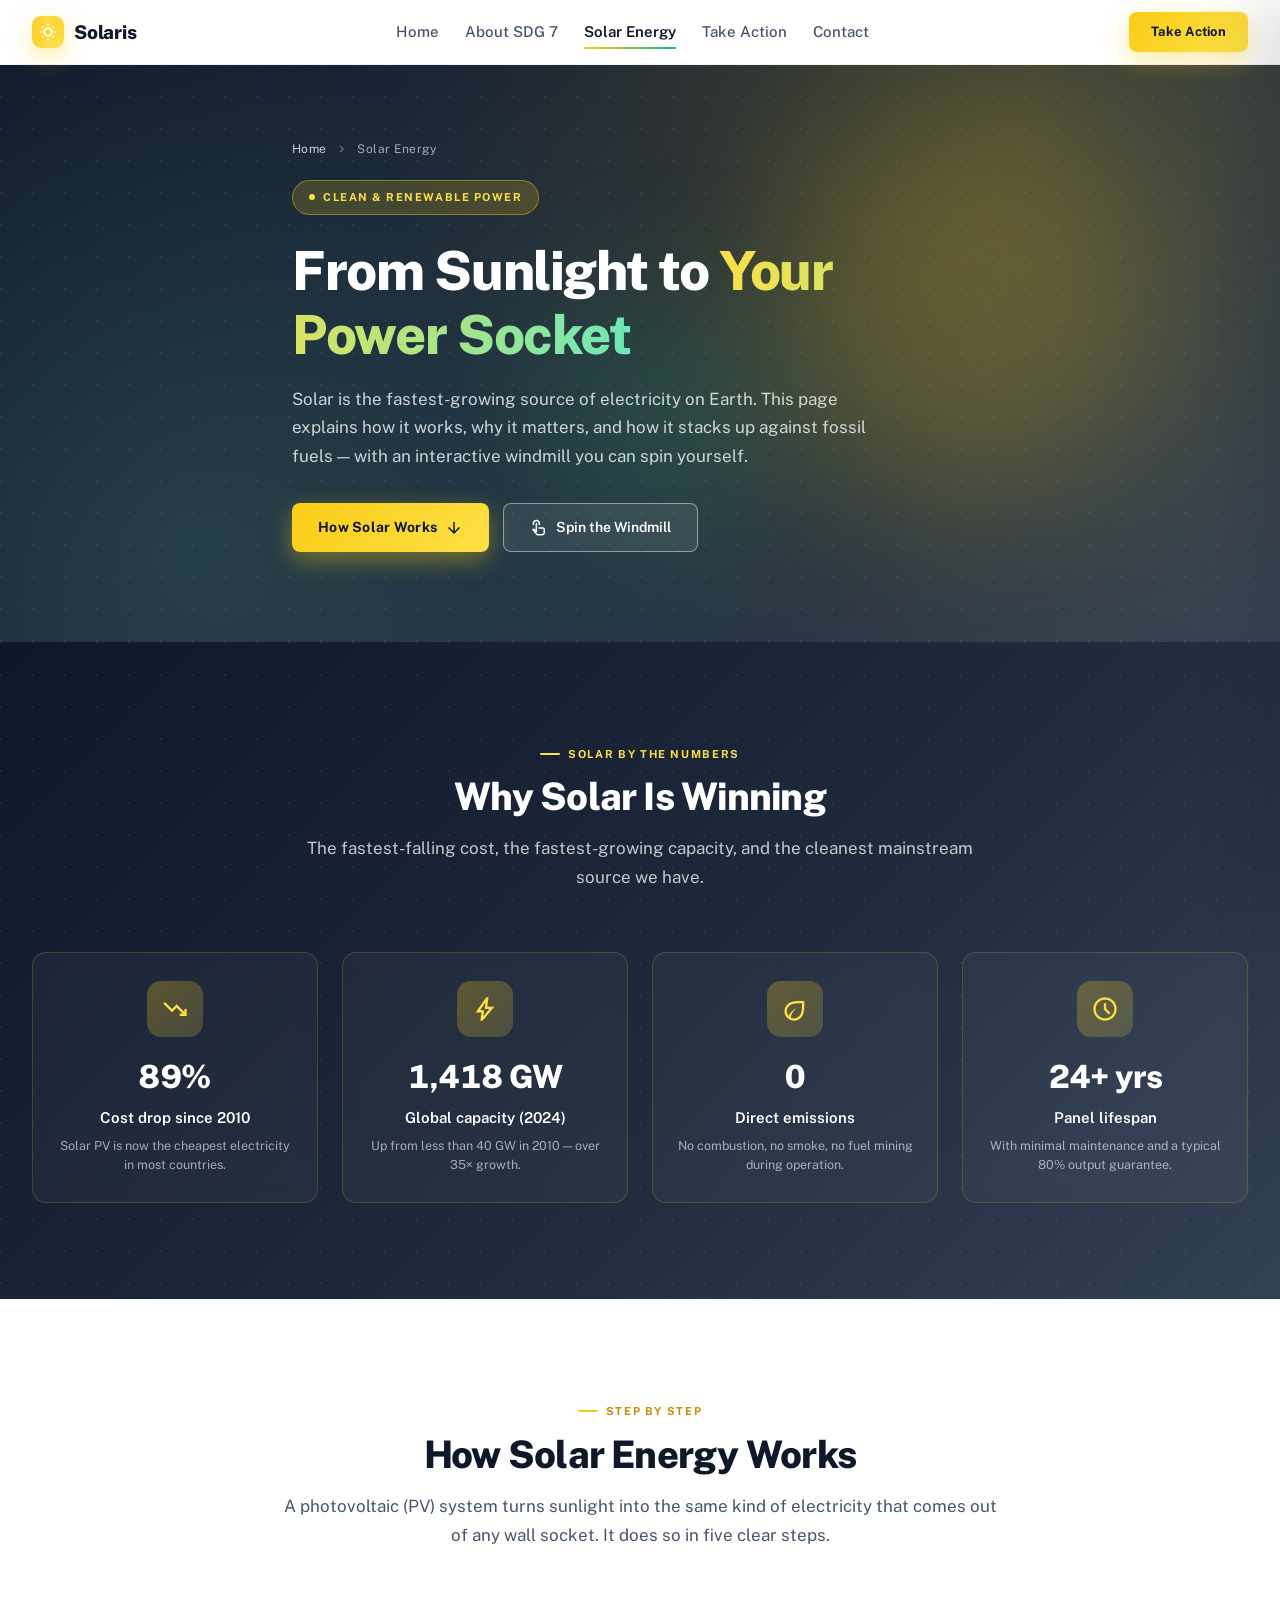
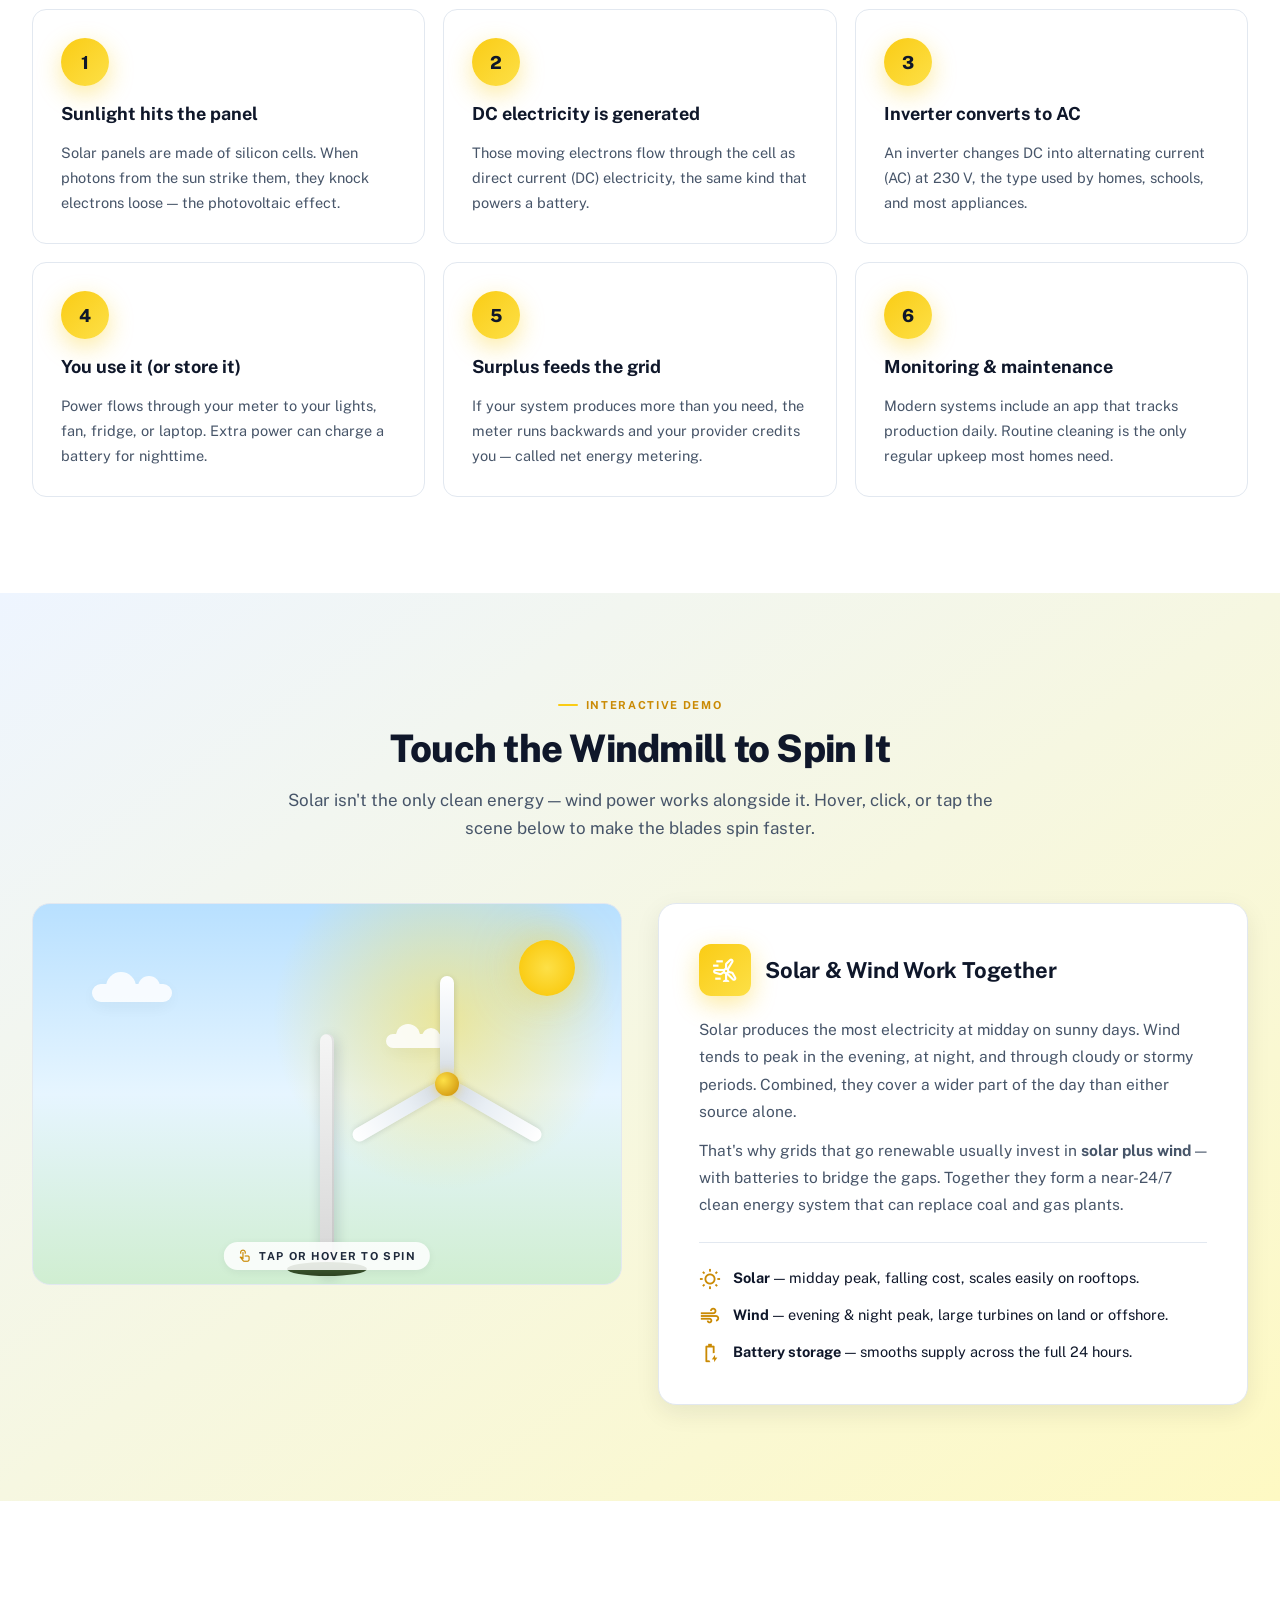
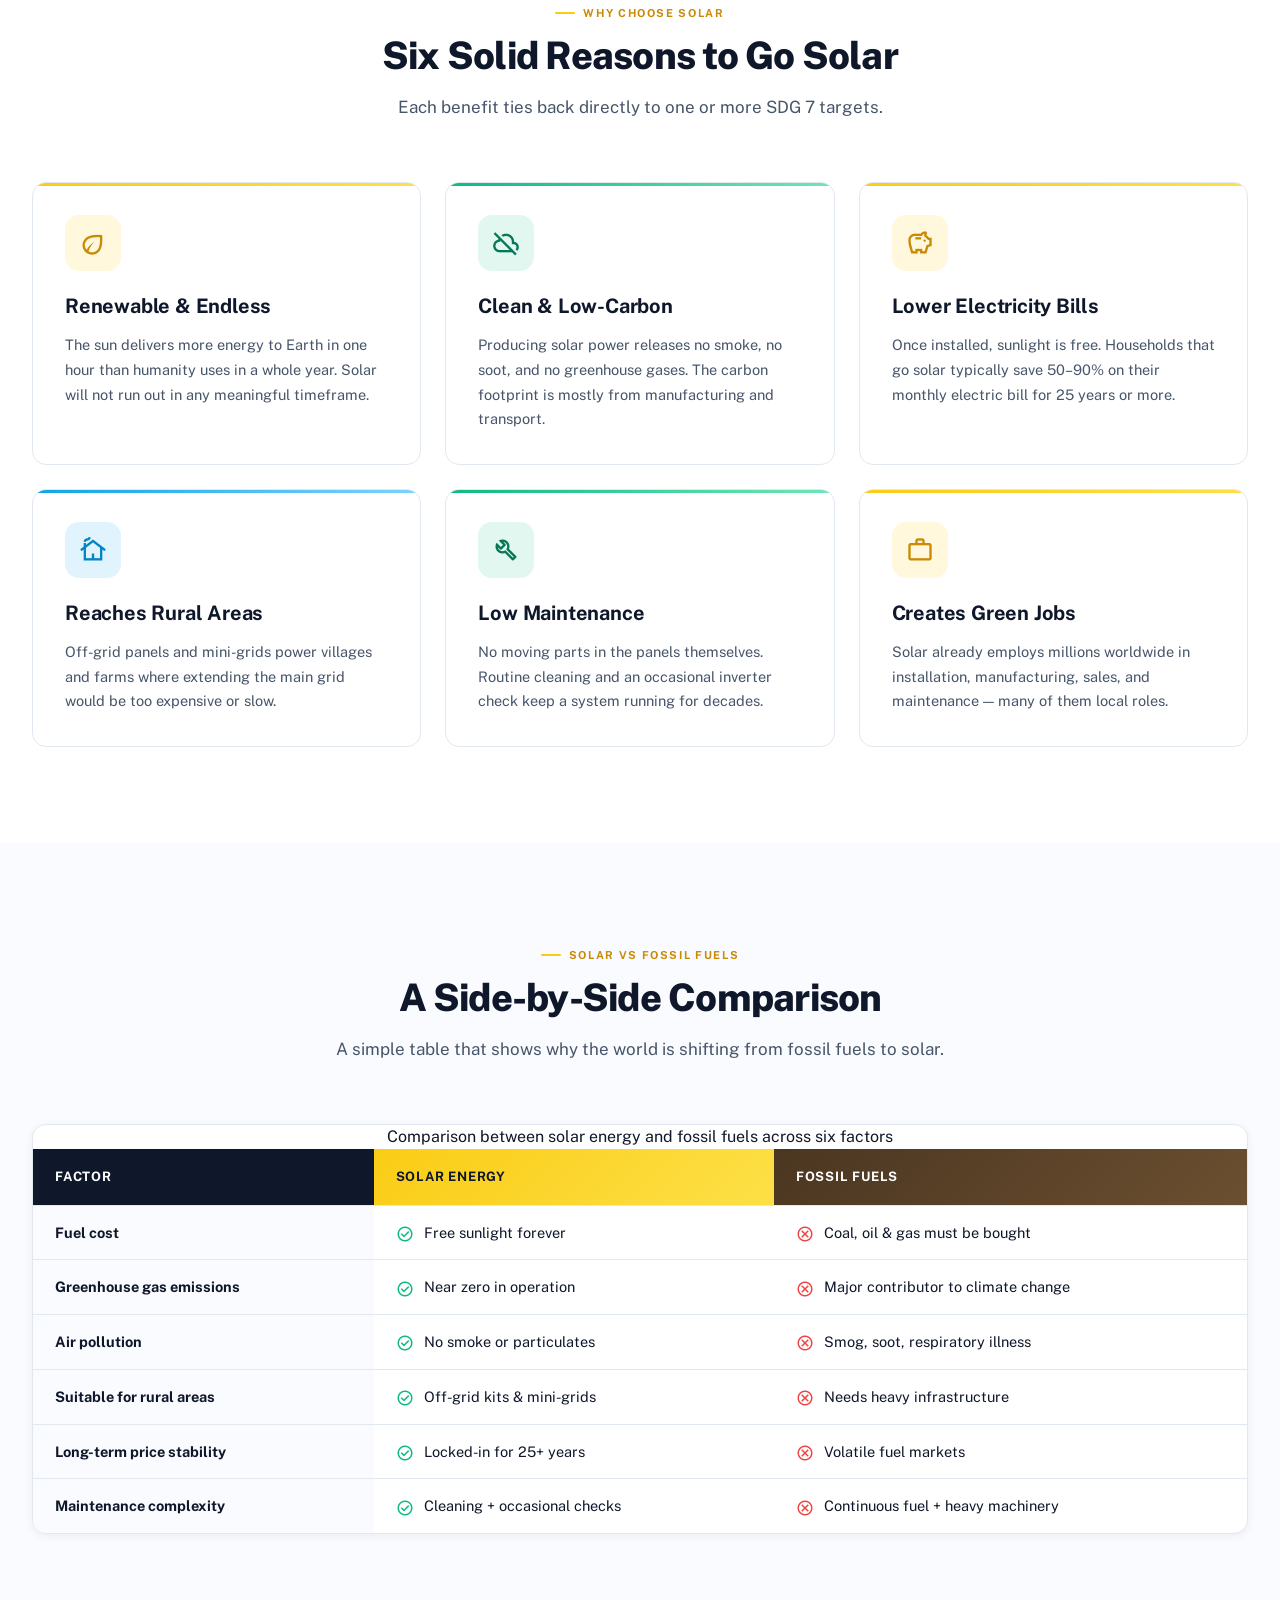
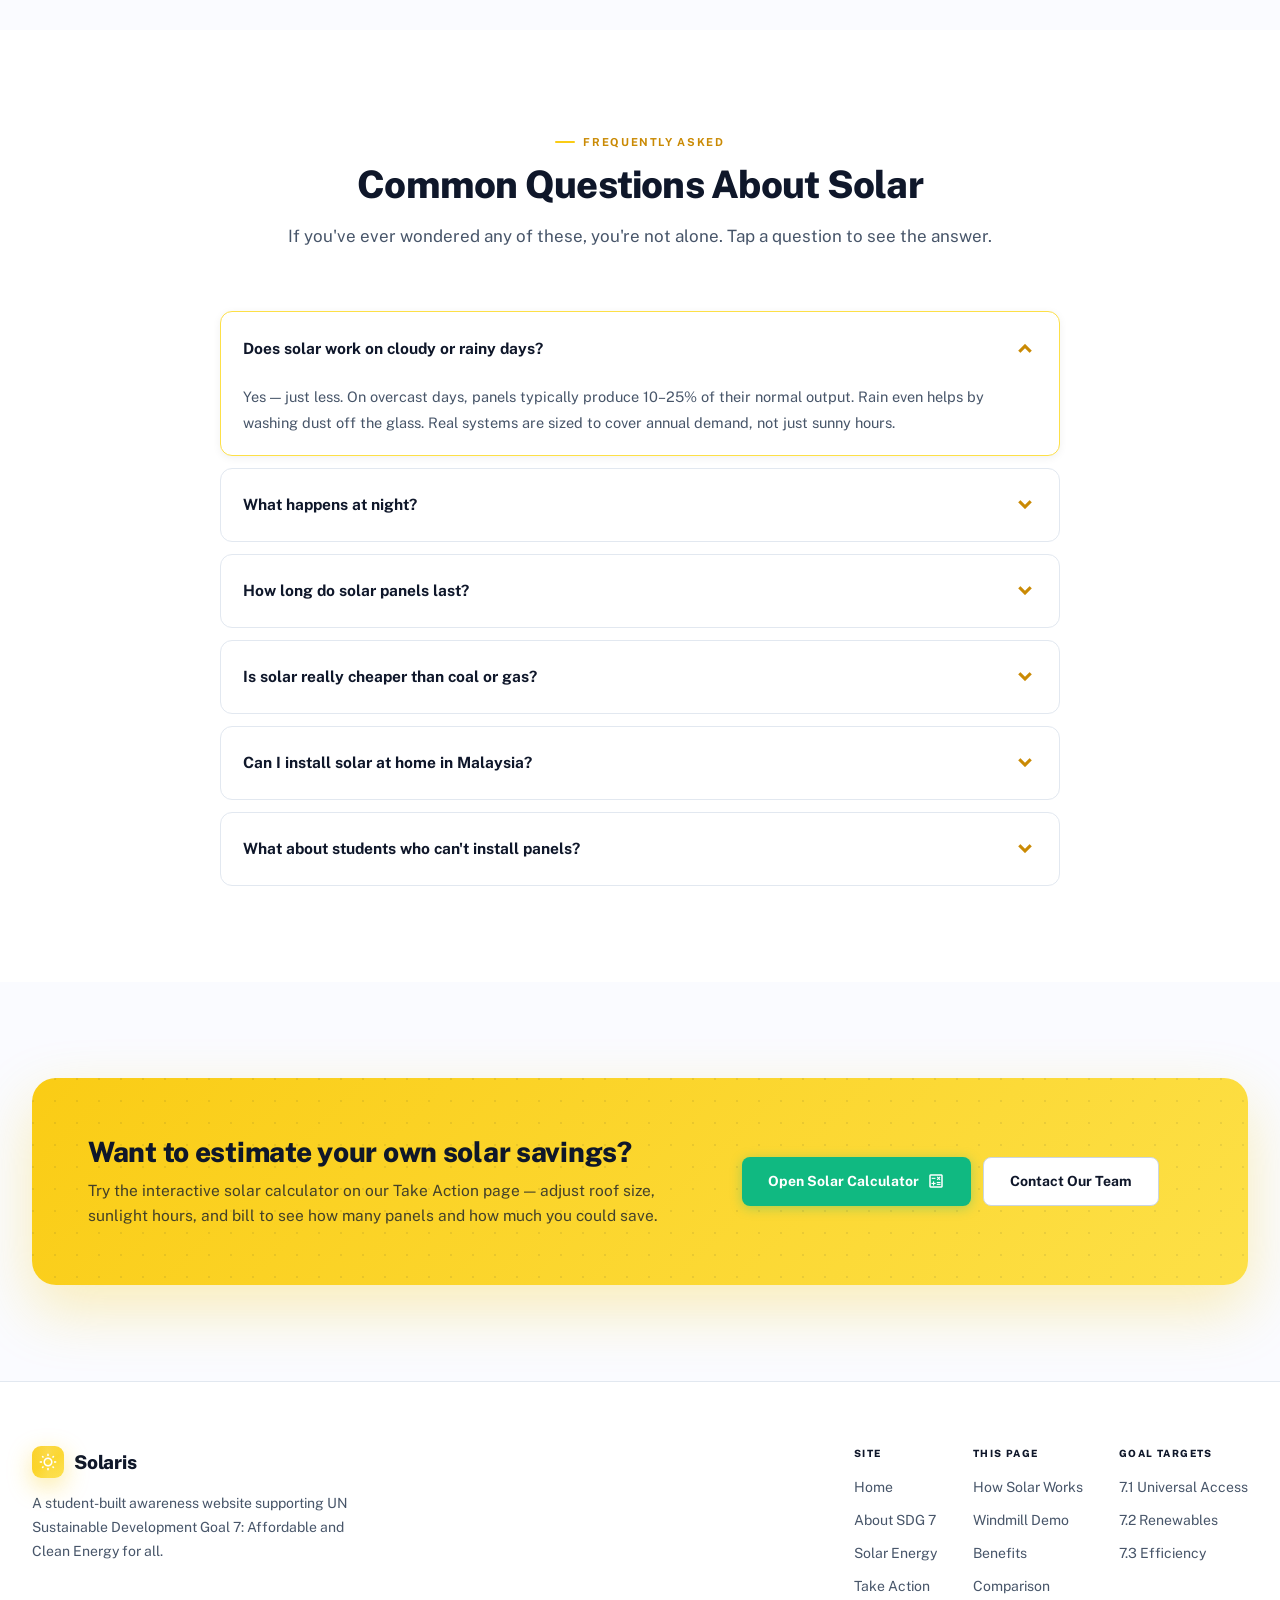
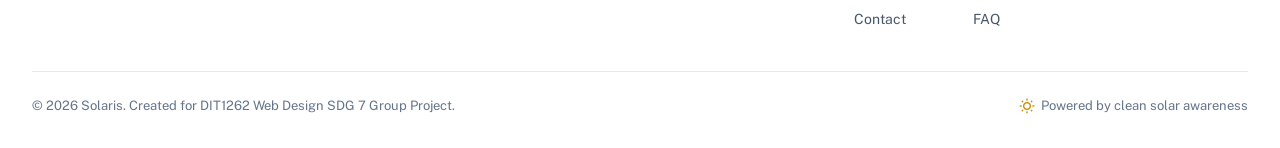
<file: solar.html>
<!DOCTYPE html>
<html lang="en">
<head>
  <meta charset="utf-8"/>
  <meta name="viewport" content="width=device-width, initial-scale=1.0, viewport-fit=cover"/>
  <meta name="theme-color" content="#0f172a"/>
  <title>Solar Energy | Solaris &mdash; How It Works, Benefits, FAQ</title>
  <meta name="description" content="A simple, visual guide to solar energy: how it works, key benefits, how it compares to fossil fuels, and frequently asked questions."/>

  <link rel="preconnect" href="https://fonts.googleapis.com"/>
  <link rel="preconnect" href="https://fonts.gstatic.com" crossorigin/>
  <link href="https://fonts.googleapis.com/css2?family=Public+Sans:wght@300;400;500;600;700;800&display=swap" rel="stylesheet"/>
  <link href="https://fonts.googleapis.com/css2?family=Material+Symbols+Outlined:wght,FILL@100..700,0..1&display=swap" rel="stylesheet"/>
  <style>

:root {
  --navy-900:#0f172a;
  --navy-800:#1e293b;
  --navy-700:#334155;
  --ink-900:#0f172a;
  --ink-700:#475569;
  --ink-500:#64748b;
  --ink-300:#cbd5e1;
  --line:#e2e8f0;
  --bg:#fafbff;
  --green-700:#047857;
  --green-600:#10b981;
  --green-500:#34d399;
  --green-300:#6ee7b7;
  --solar-700:#ca8a04;
  --solar-600:#facc15;
  --solar-400:#fde047;
  --solar-200:#fef9c3;
  --blue-600:#0ea5e9;
  --blue-300:#7dd3fc;
  --warn-600:#c2410c;
  --warn-500:#f97316;
  --warn-300:#fdba74;
  --alert-600:#dc2626;
  --alert-500:#ef4444;
  --alert-300:#fca5a5;

  --shadow-sm:0 2px 8px rgba(15,23,42,.06);
  --shadow-md:0 8px 24px rgba(15,23,42,.08);
  --shadow-lg:0 20px 56px rgba(15,23,42,.12), 0 6px 20px rgba(15,23,42,.06);
  --shadow-glow:0 6px 20px rgba(16,185,129,.45);
  --shadow-solar:0 8px 24px rgba(250,204,21,.4);

  --r-sm:8px;
  --r-md:12px;
  --r-lg:18px;
  --ease:cubic-bezier(0.16,1,0.3,1);
}

*, *::before, *::after { box-sizing:border-box; margin:0; padding:0; }
html {
  scroll-behavior:smooth;
  scroll-padding-top:80px;
  overflow-x:hidden;
}
body {
  font-family:'Public Sans', system-ui, -apple-system, sans-serif;
  color:var(--ink-900);
  background:var(--bg);
  line-height:1.5;
  -webkit-font-smoothing:antialiased;
  overflow-x:hidden;
  min-width:320px;
}
img { max-width:100%; display:block; }
a { text-decoration:none; color:inherit; }
button { font-family:inherit; cursor:pointer; border:none; background:none; }
ul { list-style:none; }
input, textarea, select { font-family:inherit; font-size:inherit; }
table { border-collapse:collapse; width:100%; }

.ms {
  font-family:'Material Symbols Outlined';
  font-variation-settings:'FILL' 0, 'wght' 400, 'GRAD' 0, 'opsz' 24;
  font-size:24px;
  line-height:1;
  display:inline-block;
  vertical-align:middle;
  user-select:none;
}

.container { max-width:1280px; margin:0 auto; padding:0 24px; }

.navbar {
  position:fixed; top:0; left:0; right:0; z-index:50;
  background:#fff;
  border-bottom:1px solid rgba(0,0,0,.05);
  transition:background .4s ease, backdrop-filter .4s ease, box-shadow .4s ease;
}
.navbar.scrolled {
  background:rgba(255,255,255,.82);
  backdrop-filter:blur(20px);
  -webkit-backdrop-filter:blur(20px);
  box-shadow:0 1px 0 rgba(0,0,0,.04), 0 8px 32px rgba(15,23,42,.07);
}
.nav-inner {
  height:64px;
  display:flex; align-items:center; justify-content:space-between;
  gap:32px;
}
.logo {
  display:flex; align-items:center; gap:10px;
  font-weight:800; font-size:19px;
  color:var(--navy-900);
  letter-spacing:-0.01em;
  flex-shrink:0;
}
.logo-mark {
  width:32px; height:32px;
  background:linear-gradient(135deg, var(--solar-600) 0%, var(--solar-400) 100%);
  border-radius:9px;
  display:flex; align-items:center; justify-content:center;
  box-shadow:var(--shadow-solar);
  position:relative;
  overflow:hidden;
}
.logo-mark::after {
  content:'';
  position:absolute; inset:-30%;
  background:conic-gradient(from 0deg, rgba(255,255,255,.4) 0deg, transparent 60deg, rgba(255,255,255,.2) 180deg, transparent 240deg, rgba(255,255,255,.4) 360deg);
  animation:logoSpin 6s linear infinite;
  opacity:.4;
}
@keyframes logoSpin { to { transform:rotate(360deg); } }
.logo-mark .ms { font-size:18px; color:#fff; position:relative; z-index:1; }

.nav-links { display:none; gap:26px; align-items:center; }
.nav-link {
  position:relative;
  font-weight:500; color:var(--ink-700);
  font-size:15px; padding:4px 0;
  transition:color .2s;
}
.nav-link::after {
  content:''; position:absolute; bottom:-2px; left:0; right:0;
  height:2px;
  background:linear-gradient(90deg, var(--solar-600), var(--green-600));
  border-radius:1px;
  transform:scaleX(0); transform-origin:left;
  transition:transform .25s var(--ease);
}
.nav-link:hover { color:var(--navy-900); }
.nav-link:hover::after,
.nav-link.active::after { transform:scaleX(1); }
.nav-link.active { color:var(--navy-900); font-weight:600; }

.nav-actions { display:none; align-items:center; gap:12px; }

.hamburger {
  display:flex; flex-direction:column; gap:5px; padding:4px;
}
.hamburger span {
  display:block; width:24px; height:2px;
  background:var(--navy-900); border-radius:1px;
  transition:transform .3s, opacity .3s;
}
.hamburger.open span:nth-child(1) { transform:translateY(7px) rotate(45deg); }
.hamburger.open span:nth-child(2) { opacity:0; }
.hamburger.open span:nth-child(3) { transform:translateY(-7px) rotate(-45deg); }

.mobile-overlay {
  position:fixed; inset:0; z-index:40;
  background:rgba(0,0,0,.4);
  opacity:0; pointer-events:none;
  transition:opacity .3s;
}
.mobile-overlay.open { opacity:1; pointer-events:auto; }
.mobile-drawer {
  position:fixed; top:0; right:0; bottom:0; z-index:50;
  width:280px; background:#fff;
  display:flex; flex-direction:column;
  transform:translateX(100%);
  transition:transform .35s var(--ease);
  box-shadow:-20px 0 60px rgba(15,23,42,.15);
}
.mobile-drawer.open { transform:translateX(0); }
.drawer-head {
  height:64px; padding:0 24px;
  display:flex; align-items:center; justify-content:space-between;
  border-bottom:1px solid var(--line);
}
.drawer-head strong { font-weight:700; color:var(--navy-900); }
.drawer-nav { padding:20px; display:flex; flex-direction:column; gap:4px; }
.drawer-nav a {
  padding:12px 14px; border-radius:8px;
  font-weight:500; color:var(--ink-700); font-size:15px;
  transition:background .2s, color .2s;
}
.drawer-nav a:hover { background:var(--bg); color:var(--navy-900); }
.drawer-nav a.active { color:var(--navy-900); font-weight:600; background:#fef9c3; }

.btn-primary {
  display:inline-flex; align-items:center; justify-content:center; gap:8px;
  background:linear-gradient(135deg, var(--solar-600) 0%, var(--solar-400) 100%);
  color:var(--navy-900);
  font-weight:700; font-size:14px; letter-spacing:.02em;
  padding:13px 26px; border-radius:8px;
  box-shadow:var(--shadow-solar);
  transition:transform .15s, box-shadow .2s, filter .2s;
  white-space:nowrap;
}
.btn-primary:hover {
  transform:translateY(-2px);
  box-shadow:0 12px 28px rgba(250,204,21,.5);
  filter:brightness(1.05);
}
.btn-primary:active { transform:translateY(0); }

.btn-secondary {
  display:inline-flex; align-items:center; justify-content:center; gap:8px;
  background:var(--green-600); color:#fff;
  font-weight:700; font-size:14px;
  padding:13px 26px; border-radius:8px;
  box-shadow:0 2px 12px rgba(16,185,129,.35);
  transition:background .2s, transform .15s, box-shadow .2s;
  white-space:nowrap;
}
.btn-secondary:hover {
  background:#059669; transform:translateY(-2px);
  box-shadow:var(--shadow-glow);
}

.btn-ghost {
  display:inline-flex; align-items:center; gap:8px;
  background:rgba(255,255,255,.08); color:#fff;
  font-weight:600; font-size:14px;
  padding:13px 26px; border-radius:8px;
  border:1.5px solid rgba(255,255,255,.45);
  backdrop-filter:blur(4px);
  -webkit-backdrop-filter:blur(4px);
  transition:background .2s, border-color .2s, transform .15s;
}
.btn-ghost:hover {
  background:rgba(255,255,255,.15);
  border-color:rgba(255,255,255,.7);
  transform:translateY(-2px);
}

.btn-outline {
  display:inline-flex; align-items:center; justify-content:center; gap:8px;
  background:#fff; color:var(--navy-900);
  font-weight:700; font-size:14px;
  padding:13px 26px; border-radius:8px;
  border:1.5px solid var(--ink-300);
  transition:border-color .2s, color .2s, transform .15s;
}
.btn-outline:hover {
  border-color:var(--solar-600);
  color:var(--solar-700);
  transform:translateY(-2px);
}

.reveal, .reveal-l, .reveal-r {
  opacity:0;
  transition:opacity .75s var(--ease), transform .75s var(--ease);
}
.reveal   { transform:translateY(28px); }
.reveal-l { transform:translateX(-28px); }
.reveal-r { transform:translateX(28px); }
.reveal.vis, .reveal-l.vis, .reveal-r.vis { opacity:1; transform:none; }
.d1 { transition-delay:70ms; }
.d2 { transition-delay:140ms; }
.d3 { transition-delay:210ms; }
.d4 { transition-delay:280ms; }
.d5 { transition-delay:350ms; }
.d6 { transition-delay:420ms; }

.page-hero {
  position:relative;
  min-height:62vh;
  display:flex; align-items:center;
  overflow:hidden;
  padding:140px 0 90px;
  background:linear-gradient(135deg, var(--navy-900) 0%, var(--navy-800) 55%, var(--navy-700) 100%);
}
.page-hero::before {
  content:''; position:absolute; inset:0;
  background-image:radial-gradient(circle at 1px 1px, rgba(255,255,255,.06) 1px, transparent 0);
  background-size:32px 32px; pointer-events:none;
}
.page-hero::after {
  content:''; position:absolute; inset:0;
  background:radial-gradient(circle at 80% 20%, rgba(250,204,21,.18) 0%, transparent 55%),
             radial-gradient(circle at 15% 85%, rgba(110,231,183,.14) 0%, transparent 50%);
  pointer-events:none;
}
.hero-orb {
  position:absolute; border-radius:50%; pointer-events:none;
  filter:blur(70px);
}
.hero-orb-a { width:380px; height:380px; background:rgba(250,204,21,.18); top:18%; right:10%; }
.hero-orb-b { width:260px; height:260px; background:rgba(16,185,129,.14); bottom:14%; right:38%; }

.hero-inner { max-width:760px; position:relative; z-index:2; }

@keyframes heroIn {
  from { opacity:0; transform:translateY(20px); }
  to   { opacity:1; transform:translateY(0); }
}
@keyframes glowPulse {
  0%, 100% { box-shadow:0 0 0 0 rgba(250,204,21,.45); }
  50%      { box-shadow:0 0 0 12px rgba(250,204,21,0); }
}

.hero-badge {
  display:inline-flex; align-items:center; gap:8px;
  padding:8px 16px; border-radius:100px;
  background:rgba(250,204,21,.18);
  border:1px solid rgba(250,204,21,.4);
  color:var(--solar-400); font-size:11px; font-weight:700;
  letter-spacing:.14em; text-transform:uppercase;
  margin-bottom:24px;
  animation:heroIn .6s .25s ease both, glowPulse 3s ease-in-out 1s infinite;
}
.hero-badge .dot { width:6px; height:6px; border-radius:50%; background:var(--solar-400); }

.page-hero h1 {
  font-size:48px; line-height:58px;
  letter-spacing:-.025em; font-weight:800;
  color:#fff; margin-bottom:18px;
  animation:heroIn .7s .45s ease both;
}
.page-hero h1 .accent {
  background:linear-gradient(95deg, var(--solar-400) 0%, var(--green-300) 100%);
  -webkit-background-clip:text; -webkit-text-fill-color:transparent;
  background-clip:text;
}
.page-hero .lead {
  color:rgba(255,255,255,.78);
  font-size:17px; line-height:1.7;
  margin-bottom:32px; max-width:600px;
  animation:heroIn .7s .65s ease both;
}
.hero-actions {
  display:flex; flex-wrap:wrap; gap:14px;
  animation:heroIn .7s .85s ease both;
}

.crumbs {
  display:flex; align-items:center; gap:8px;
  font-size:12px; color:rgba(255,255,255,.6);
  margin-bottom:22px; letter-spacing:.04em;
  animation:heroIn .6s .15s ease both;
}
.crumbs a { color:rgba(255,255,255,.78); transition:color .2s; }
.crumbs a:hover { color:var(--solar-400); }
.crumbs .ms { font-size:14px; opacity:.6; }

.section { padding:96px 0; }
.section--white { background:#fff; }
.section--surface { background:var(--bg); }
.section--soft {
  background:linear-gradient(145deg, #eef5ff 0%, #fef9c3 100%);
}
.section--dark {
  background:linear-gradient(135deg, var(--navy-900) 0%, var(--navy-800) 55%, var(--navy-700) 100%);
  color:#fff; position:relative; overflow:hidden;
}
.section--dark::before {
  content:''; position:absolute; inset:0;
  background-image:radial-gradient(circle at 1px 1px, rgba(255,255,255,.06) 1px, transparent 0);
  background-size:32px 32px; pointer-events:none;
}
.section--dark > .container { position:relative; z-index:1; }

.sec-label {
  display:inline-flex; align-items:center; gap:8px;
  font-size:11px; font-weight:700; letter-spacing:.15em;
  text-transform:uppercase; color:var(--solar-700);
  margin-bottom:12px;
}
.sec-label::before {
  content:''; width:20px; height:2px;
  background:var(--solar-600); border-radius:1px;
  flex-shrink:0;
}
.sec-label.center { justify-content:center; }
.section--dark .sec-label { color:var(--solar-400); }
.section--dark .sec-label::before { background:var(--solar-400); }

.section-title {
  font-size:38px; line-height:46px; font-weight:800;
  color:var(--navy-900); letter-spacing:-.02em;
}
.section--dark .section-title { color:#fff; }
.section-body {
  color:var(--ink-700);
  font-size:17px; line-height:1.7;
  margin-top:14px;
}
.section--dark .section-body { color:rgba(255,255,255,.75); }

.center-head { text-align:center; max-width:720px; margin:0 auto 60px; }

.cards-grid {
  display:grid; grid-template-columns:1fr; gap:24px;
}
.card {
  background:#fff; border:1px solid var(--line);
  border-radius:14px;
  padding:32px;
  transition:transform .35s var(--ease), box-shadow .35s var(--ease), border-color .3s ease;
  position:relative; overflow:hidden;
}
.card:hover {
  transform:translateY(-5px);
  box-shadow:var(--shadow-lg);
  border-color:var(--ink-300);
}
.card::before {
  content:''; position:absolute; top:0; left:0; right:0; height:3px;
  background:linear-gradient(90deg, var(--bar-from, var(--solar-600)), var(--bar-to, var(--solar-400)));
}
.card.t-warn  { --bar-from:var(--warn-500); --bar-to:var(--warn-300); }
.card.t-alert { --bar-from:var(--alert-500); --bar-to:var(--alert-300); }
.card.t-info  { --bar-from:var(--blue-600); --bar-to:var(--blue-300); }
.card.t-green { --bar-from:var(--green-600); --bar-to:var(--green-300); }
.card.t-solar { --bar-from:var(--solar-600); --bar-to:var(--solar-400); }

.card-icon {
  width:56px; height:56px;
  border-radius:14px;
  display:flex; align-items:center; justify-content:center;
  margin-bottom:20px;
}
.card.t-solar .card-icon { background:rgba(250,204,21,.15); }
.card.t-solar .card-icon .ms { color:var(--solar-700); font-size:28px; }
.card.t-warn  .card-icon { background:rgba(249,115,22,.12); }
.card.t-warn  .card-icon .ms { color:var(--warn-600); font-size:28px; }
.card.t-alert .card-icon { background:rgba(239,68,68,.10); }
.card.t-alert .card-icon .ms { color:var(--alert-600); font-size:28px; }
.card.t-info  .card-icon { background:rgba(14,165,233,.12); }
.card.t-info  .card-icon .ms { color:#0284c7; font-size:28px; }
.card.t-green .card-icon { background:rgba(16,185,129,.12); }
.card.t-green .card-icon .ms { color:var(--green-700); font-size:28px; }

.card h3 {
  font-size:20px; font-weight:700;
  color:var(--navy-900);
  margin-bottom:12px;
  letter-spacing:-.01em;
}
.card p {
  color:var(--ink-700);
  font-size:14.5px; line-height:1.7;
}
.card-meta {
  margin-top:18px; padding-top:18px;
  border-top:1px solid var(--line);
  display:flex; align-items:center; gap:8px;
  font-size:13px; font-weight:600; color:var(--ink-700);
}
.card-meta .ms { font-size:18px; color:var(--solar-700); }

.about-card {
  background:#fff; border:1px solid var(--line); border-radius:18px;
  padding:40px;
  box-shadow:var(--shadow-md);
}
.about-card.dark {
  background:linear-gradient(135deg, var(--navy-900) 0%, var(--navy-800) 60%, var(--navy-700) 100%);
  color:#fff; border-color:transparent;
}
.about-icon-row {
  display:flex; align-items:center; gap:14px;
  margin-bottom:20px;
}
.about-icon {
  width:52px; height:52px; flex-shrink:0;
  background:linear-gradient(135deg, var(--solar-600) 0%, var(--solar-400) 100%);
  border-radius:12px;
  display:flex; align-items:center; justify-content:center;
  box-shadow:var(--shadow-solar);
}
.about-icon.green {
  background:linear-gradient(135deg, var(--green-600) 0%, var(--green-300) 100%);
  box-shadow:0 4px 14px rgba(16,185,129,.3);
}
.about-icon .ms { color:#fff; font-size:26px; }
.about-card h3 {
  font-size:22px; font-weight:700;
  color:var(--navy-900); letter-spacing:-.01em;
}
.about-card.dark h3 { color:#fff; }
.about-card p {
  color:var(--ink-700);
  font-size:15.5px; line-height:1.75;
  margin-top:6px;
}
.about-card.dark p { color:rgba(255,255,255,.8); }
.about-card p + p { margin-top:12px; }
.about-points {
  margin-top:24px; padding-top:24px;
  border-top:1px solid var(--line);
  display:grid; gap:14px;
}
.about-card.dark .about-points { border-top-color:rgba(255,255,255,.12); }
.about-point {
  display:flex; gap:12px; align-items:flex-start;
  font-size:14.5px; color:var(--ink-900);
}
.about-card.dark .about-point { color:rgba(255,255,255,.85); }
.about-point .ms {
  color:var(--solar-700); font-size:22px;
  flex-shrink:0; margin-top:1px;
}
.about-card.dark .about-point .ms { color:var(--solar-400); }
.about-point strong { color:var(--navy-900); }
.about-card.dark .about-point strong { color:#fff; }

.stats-grid {
  display:grid; grid-template-columns:repeat(2, 1fr); gap:24px;
}
.stat-card {
  background:rgba(255,255,255,.04);
  border:1px solid rgba(250,204,21,.18);
  border-radius:14px;
  padding:28px 24px;
  text-align:center;
  transition:transform .3s var(--ease), background .3s, border-color .3s;
  backdrop-filter:blur(8px);
}
.stat-card:hover {
  transform:translateY(-5px);
  background:rgba(255,255,255,.07);
  border-color:rgba(250,204,21,.35);
}
.stat-icon {
  width:56px; height:56px;
  border-radius:14px;
  background:linear-gradient(135deg, rgba(250,204,21,.28) 0%, rgba(253,224,71,.18) 100%);
  display:flex; align-items:center; justify-content:center;
  margin:0 auto 16px;
}
.stat-icon .ms { font-size:28px; color:var(--solar-400); }
.stat-card .stat-value {
  display:block;
  color:#fff; font-size:32px; font-weight:800;
  letter-spacing:-.02em; margin-bottom:6px;
  font-variant-numeric:tabular-nums;
}
.stat-card h3 {
  color:#fff; font-size:15px; font-weight:600;
  margin-bottom:6px;
}
.stat-card p {
  color:rgba(255,255,255,.6);
  font-size:12.5px; line-height:1.55;
}

.stat-tile {
  background:#fff;
  border:1px solid var(--line);
  border-radius:14px; padding:24px;
  display:flex; gap:16px; align-items:flex-start;
  transition:transform .3s var(--ease), box-shadow .3s, border-color .3s;
}
.stat-tile:hover {
  transform:translateY(-4px);
  box-shadow:var(--shadow-md);
  border-color:var(--solar-400);
}
.stat-tile-icon {
  width:48px; height:48px; flex-shrink:0;
  border-radius:12px;
  background:linear-gradient(135deg, var(--solar-600) 0%, var(--solar-400) 100%);
  display:flex; align-items:center; justify-content:center;
  box-shadow:var(--shadow-solar);
}
.stat-tile-icon .ms { color:#fff; font-size:24px; }
.stat-tile .num {
  font-size:24px; font-weight:800;
  color:var(--navy-900); letter-spacing:-.01em;
  line-height:1;
}
.stat-tile h4 {
  margin-top:6px;
  font-size:14px; font-weight:700; color:var(--navy-900);
}
.stat-tile p {
  margin-top:4px;
  font-size:13px; color:var(--ink-700); line-height:1.55;
}

.compare-wrap {
  background:#fff; border-radius:14px;
  border:1px solid var(--line);
  overflow:hidden;
  box-shadow:var(--shadow-sm);
}
.compare {
  width:100%; min-width:560px;
  border-collapse:collapse;
}
.compare thead th {
  background:var(--navy-900);
  color:#fff;
  text-align:left;
  padding:18px 22px;
  font-size:13px; font-weight:700;
  letter-spacing:.06em; text-transform:uppercase;
}
.compare thead th.solar { background:linear-gradient(135deg, var(--solar-600), var(--solar-400)); color:var(--navy-900); }
.compare thead th.fossil { background:linear-gradient(135deg, #4b3621, #6b4f30); }
.compare tbody td {
  padding:16px 22px;
  font-size:14.5px;
  color:var(--ink-900);
  border-top:1px solid var(--line);
  vertical-align:top;
}
.compare tbody tr:hover td { background:#fffbeb; }
.compare tbody td:first-child {
  font-weight:700; color:var(--navy-900);
  background:var(--bg);
}
.compare-scroll { overflow-x:auto; }
.compare .ms { font-size:18px; vertical-align:middle; margin-right:6px; }
.compare .yes .ms { color:var(--green-600); }
.compare .no .ms { color:var(--alert-500); }

.timeline {
  position:relative;
  display:grid; gap:32px;
  padding-left:24px;
}
.timeline::before {
  content:''; position:absolute; top:8px; bottom:8px; left:8px;
  width:2px;
  background:linear-gradient(180deg, var(--solar-600), var(--green-600));
  border-radius:2px;
}
.t-item { position:relative; padding-left:26px; }
.t-item::before {
  content:''; position:absolute; top:6px; left:-12px;
  width:18px; height:18px; border-radius:50%;
  background:#fff; border:3px solid var(--solar-600);
  box-shadow:0 0 0 4px #fff;
}
.t-item h3 {
  font-size:18px; font-weight:700;
  color:var(--navy-900); margin-bottom:6px;
}
.t-item p { color:var(--ink-700); font-size:14.5px; line-height:1.7; }
.t-item .step {
  display:inline-block;
  font-size:11px; font-weight:800; letter-spacing:.14em;
  text-transform:uppercase; color:var(--solar-700);
  margin-bottom:6px;
}

.faq-list { display:grid; gap:12px; }
.faq {
  background:#fff; border:1px solid var(--line);
  border-radius:12px; overflow:hidden;
  transition:border-color .25s, box-shadow .25s;
}
.faq[open] { border-color:var(--solar-400); box-shadow:var(--shadow-sm); }
.faq summary {
  list-style:none;
  padding:18px 22px;
  display:flex; align-items:center; justify-content:space-between; gap:16px;
  cursor:pointer; user-select:none;
  font-weight:700; color:var(--navy-900); font-size:15.5px;
}
.faq summary::-webkit-details-marker { display:none; }
.faq summary::after {
  content:'expand_more';
  font-family:'Material Symbols Outlined';
  font-size:24px; color:var(--solar-700);
  transition:transform .3s var(--ease);
  flex-shrink:0;
}
.faq[open] summary::after { transform:rotate(180deg); }
.faq-body {
  padding:0 22px 20px;
  color:var(--ink-700);
  font-size:14.5px; line-height:1.75;
}

.windmill-stage {
  position:relative;
  width:100%;
  min-height:380px;
  display:flex; align-items:flex-end; justify-content:center;
  padding:30px 20px 10px;
  border-radius:18px;
  background:linear-gradient(180deg, #b8e0ff 0%, #e6f5ff 50%, #d0eed1 100%);
  border:1px solid var(--line);
  overflow:hidden;
  cursor:pointer;
  user-select:none;
}
.windmill-stage::before {
  content:''; position:absolute; inset:0;
  background:radial-gradient(circle at 70% 30%, rgba(253,224,71,.55) 0%, transparent 35%);
  pointer-events:none;
}
.windmill-sun {
  position:absolute; top:36px; right:46px;
  width:56px; height:56px; border-radius:50%;
  background:radial-gradient(circle, var(--solar-400) 0%, var(--solar-600) 70%, transparent 100%);
  box-shadow:0 0 50px rgba(250,204,21,.7);
  animation:sunPulse 4s ease-in-out infinite;
}
@keyframes sunPulse {
  0%, 100% { transform:scale(1);   filter:brightness(1); }
  50%      { transform:scale(1.08); filter:brightness(1.15); }
}
.windmill-cloud {
  position:absolute;
  background:#fff; border-radius:100px;
  opacity:.85;
  box-shadow:0 4px 20px rgba(15,23,42,.06);
  animation:cloudDrift 22s linear infinite;
}
.windmill-cloud::before, .windmill-cloud::after {
  content:''; position:absolute;
  background:#fff; border-radius:50%;
}
.windmill-cloud.c1 { width:80px; height:18px; top:80px; left:10%; }
.windmill-cloud.c1::before { width:30px; height:30px; top:-12px; left:14px; }
.windmill-cloud.c1::after  { width:22px; height:22px; top:-8px; left:46px; }
.windmill-cloud.c2 { width:60px; height:14px; top:130px; left:60%; animation-duration:30s; animation-direction:reverse; }
.windmill-cloud.c2::before { width:24px; height:24px; top:-10px; left:10px; }
.windmill-cloud.c2::after  { width:18px; height:18px; top:-6px; left:36px; }
@keyframes cloudDrift {
  from { transform:translateX(-30px); }
  to   { transform:translateX(420px); }
}

.windmill {
  position:relative;
  width:240px; height:340px;
  z-index:2;
}
.windmill-pole {
  position:absolute;
  bottom:0; left:50%;
  transform:translateX(-50%);
  width:14px; height:240px;
  background:linear-gradient(180deg, #f5f5f5 0%, #d6d6d6 100%);
  border-radius:7px 7px 4px 4px;
  box-shadow:inset -2px 0 0 rgba(0,0,0,.08), 2px 4px 14px rgba(15,23,42,.18);
}
.windmill-base {
  position:absolute; bottom:-2px; left:50%;
  transform:translateX(-50%);
  width:80px; height:14px;
  background:linear-gradient(180deg, #4a6b3a 0%, #2e4423 100%);
  border-radius:50%;
  filter:blur(.5px);
  z-index:1;
}
.windmill-hub {
  position:absolute;
  top:30px; left:50%;
  width:240px; height:240px;
  transform-origin:center center;
  animation:bladeSpin 8s linear infinite;
}
.windmill-stage:hover .windmill-hub,
.windmill-stage.spinning .windmill-hub {
  animation:bladeSpin 1.2s linear infinite;
}
@keyframes bladeSpin {
  from { transform:translateX(-50%) rotate(0deg); }
  to   { transform:translateX(-50%) rotate(360deg); }
}
.windmill-blade {
  position:absolute;
  top:50%; left:50%;
  width:14px; height:108px;
  background:linear-gradient(180deg, #fff 0%, #e8eef4 60%, #d0d6dd 100%);
  border-radius:7px 7px 50% 50% / 7px 7px 16px 16px;
  transform-origin:center bottom;
  box-shadow:0 2px 6px rgba(15,23,42,.16);
}
.windmill-blade.b1 { transform:translate(-50%, -100%) rotate(0deg); }
.windmill-blade.b2 { transform:translate(-50%, -100%) rotate(120deg); }
.windmill-blade.b3 { transform:translate(-50%, -100%) rotate(240deg); }
.windmill-cap {
  position:absolute; top:50%; left:50%;
  width:24px; height:24px;
  background:radial-gradient(circle at 35% 35%, var(--solar-400), var(--solar-700));
  border-radius:50%;
  transform:translate(-50%, -50%);
  box-shadow:0 0 10px rgba(250,204,21,.5);
  z-index:3;
}
.windmill-hint {
  position:absolute; bottom:14px; left:50%;
  transform:translateX(-50%);
  font-size:11px; font-weight:700;
  letter-spacing:.14em; text-transform:uppercase;
  color:var(--navy-800);
  background:rgba(255,255,255,.85);
  padding:6px 14px; border-radius:100px;
  display:flex; align-items:center; gap:6px;
  box-shadow:var(--shadow-sm);
  z-index:5;
  pointer-events:none;
}
.windmill-hint .ms { font-size:14px; color:var(--solar-700); }

.calc-wrap {
  background:#fff; border:1px solid var(--line);
  border-radius:18px; padding:32px;
  box-shadow:var(--shadow-md);
  display:grid; gap:24px;
  grid-template-columns:1fr;
}
.calc-form { display:grid; gap:18px; }
.calc-field { display:grid; gap:8px; }
.calc-field label {
  font-size:11px; font-weight:800;
  color:var(--navy-900); text-transform:uppercase;
  letter-spacing:.12em;
  display:flex; justify-content:space-between; align-items:center;
}
.calc-field label .val {
  font-size:13px; color:var(--solar-700);
  font-weight:700;
}
.calc-field input[type="range"] {
  -webkit-appearance:none; appearance:none;
  width:100%; height:6px;
  background:linear-gradient(90deg, var(--solar-600) var(--p, 50%), var(--ink-300) var(--p, 50%));
  border-radius:3px; outline:none;
}
.calc-field input[type="range"]::-webkit-slider-thumb {
  -webkit-appearance:none;
  width:22px; height:22px; border-radius:50%;
  background:#fff; border:3px solid var(--solar-600);
  box-shadow:var(--shadow-sm);
  cursor:pointer;
  transition:transform .15s;
}
.calc-field input[type="range"]::-webkit-slider-thumb:hover { transform:scale(1.15); }
.calc-field input[type="range"]::-moz-range-thumb {
  width:22px; height:22px; border-radius:50%;
  background:#fff; border:3px solid var(--solar-600);
  cursor:pointer;
}
.calc-field select {
  padding:12px 16px;
  border:1.5px solid var(--ink-300); border-radius:8px;
  background:#fff; color:var(--ink-900);
  font-size:15px; outline:none;
  transition:border-color .2s, box-shadow .2s;
}
.calc-field select:focus {
  border-color:var(--solar-600);
  box-shadow:0 0 0 3px rgba(250,204,21,.15);
}
.calc-results {
  display:grid; gap:14px;
  background:linear-gradient(135deg, var(--navy-900) 0%, var(--navy-800) 100%);
  color:#fff;
  border-radius:14px;
  padding:24px;
  position:relative; overflow:hidden;
}
.calc-results::before {
  content:''; position:absolute; inset:0;
  background:radial-gradient(circle at 80% 20%, rgba(250,204,21,.18), transparent 50%);
}
.calc-out {
  position:relative; z-index:1;
  display:flex; justify-content:space-between; align-items:baseline;
  padding:10px 0;
  border-bottom:1px dashed rgba(255,255,255,.1);
}
.calc-out:last-child { border-bottom:0; }
.calc-out .lbl {
  color:rgba(255,255,255,.7);
  font-size:13px;
}
.calc-out .num {
  color:var(--solar-400);
  font-size:22px; font-weight:800;
  font-variant-numeric:tabular-nums;
  letter-spacing:-.01em;
}
.calc-out .num small { font-size:13px; font-weight:600; color:rgba(253,224,71,.8); margin-left:4px; }
.calc-note {
  position:relative; z-index:1;
  font-size:11.5px; color:rgba(255,255,255,.55);
  margin-top:6px;
}

.tips-grid {
  display:grid; grid-template-columns:1fr; gap:16px;
}
.tip-card {
  background:#fff; border:1px solid var(--line);
  border-radius:12px; padding:22px 24px;
  display:flex; align-items:flex-start; gap:16px;
  transition:transform .25s, border-color .25s, box-shadow .25s;
}
.tip-card:hover {
  transform:translateY(-3px);
  border-color:var(--solar-400);
  box-shadow:0 12px 32px rgba(250,204,21,.15);
}
.tip-num {
  flex-shrink:0;
  width:40px; height:40px;
  background:linear-gradient(135deg, var(--solar-600) 0%, var(--solar-400) 100%);
  border-radius:10px;
  display:flex; align-items:center; justify-content:center;
  color:var(--navy-900); font-weight:800; font-size:14px;
  box-shadow:var(--shadow-solar);
}
.tip-card h3 {
  font-size:15.5px; font-weight:700;
  color:var(--navy-900); margin-bottom:4px;
}
.tip-card p {
  color:var(--ink-700); font-size:14px; line-height:1.65;
}

.contact-grid {
  display:grid; grid-template-columns:1fr; gap:32px;
  align-items:stretch;
}
.contact-info {
  background:linear-gradient(135deg, var(--navy-900) 0%, var(--navy-800) 60%, var(--navy-700) 100%);
  border-radius:18px; padding:40px;
  color:#fff; position:relative; overflow:hidden;
}
.contact-info::before {
  content:''; position:absolute; inset:0;
  background-image:radial-gradient(circle at 1px 1px, rgba(255,255,255,.06) 1px, transparent 0);
  background-size:24px 24px; pointer-events:none;
}
.contact-info-inner { position:relative; z-index:1; }
.contact-info h3 {
  font-size:24px; font-weight:700;
  margin-bottom:12px; letter-spacing:-.01em;
}
.contact-info > .contact-info-inner > p {
  color:rgba(255,255,255,.7);
  font-size:15px; line-height:1.7;
  margin-bottom:30px;
}
.contact-list { display:flex; flex-direction:column; gap:18px; }
.contact-item { display:flex; align-items:flex-start; gap:14px; }
.contact-item-icon {
  width:42px; height:42px; flex-shrink:0;
  background:rgba(250,204,21,.15);
  border:1px solid rgba(250,204,21,.32);
  border-radius:10px;
  display:flex; align-items:center; justify-content:center;
}
.contact-item-icon .ms { color:var(--solar-400); font-size:20px; }
.contact-item-text strong {
  display:block; color:#fff;
  font-weight:600; font-size:14px;
  margin-bottom:2px;
}
.contact-item-text span, .contact-item-text a {
  color:rgba(255,255,255,.7); font-size:13.5px;
  transition:color .2s;
}
.contact-item-text a:hover { color:var(--solar-400); }

.social-row {
  display:flex; gap:10px; margin-top:28px;
  padding-top:24px;
  border-top:1px solid rgba(255,255,255,.1);
}
.social-link {
  width:40px; height:40px;
  display:flex; align-items:center; justify-content:center;
  background:rgba(255,255,255,.06);
  border:1px solid rgba(255,255,255,.12);
  border-radius:10px;
  color:#fff;
  transition:background .2s, border-color .2s, transform .15s;
}
.social-link:hover {
  background:rgba(250,204,21,.15);
  border-color:rgba(250,204,21,.4);
  transform:translateY(-3px);
  color:var(--solar-400);
}
.social-link .ms { font-size:20px; }

.contact-form-card {
  background:#fff; border:1px solid var(--line);
  border-radius:18px; padding:40px;
  box-shadow:var(--shadow-md);
}
.field { margin-bottom:18px; }
.field label {
  display:flex; align-items:center; justify-content:space-between;
  font-size:11px; font-weight:800;
  color:var(--navy-900);
  text-transform:uppercase;
  letter-spacing:.12em; margin-bottom:8px;
}
.field-wrap { position:relative; }
.field-input, .field-textarea, .field-select {
  width:100%; padding:13px 16px;
  border:1.5px solid var(--ink-300); border-radius:8px;
  font-size:15px; background:#fff; color:var(--ink-900);
  transition:border-color .2s, box-shadow .2s; outline:none;
}
.field-textarea {
  min-height:130px; resize:vertical;
  line-height:1.6;
}
.field-input:focus, .field-textarea:focus, .field-select:focus {
  border-color:var(--solar-600);
  box-shadow:0 0 0 3px rgba(250,204,21,.15);
}
.field-input.is-error, .field-textarea.is-error, .field-select.is-error {
  border-color:var(--alert-500);
  box-shadow:0 0 0 3px rgba(239,68,68,.1);
}
.field-input.is-valid, .field-textarea.is-valid, .field-select.is-valid {
  border-color:var(--green-600);
  box-shadow:0 0 0 3px rgba(16,185,129,.1);
}
.field-error {
  display:flex; align-items:center; gap:5px;
  font-size:12px; font-weight:600; color:var(--alert-600);
  margin-top:6px;
  max-height:0; overflow:hidden; opacity:0;
  transition:max-height .25s ease, opacity .25s ease;
}
.field-error.show { max-height:40px; opacity:1; }
.field-error .ms { font-size:14px; }

.form-message {
  display:flex; align-items:center; gap:10px;
  padding:14px 18px; border-radius:10px;
  background:rgba(16,185,129,.10);
  border:1px solid rgba(16,185,129,.25);
  color:var(--green-700);
  font-weight:600; font-size:14px;
  margin-bottom:18px;
  max-height:0; overflow:hidden; opacity:0;
  transition:max-height .4s var(--ease), opacity .35s ease, margin-bottom .4s ease;
}
.form-message.show { max-height:120px; opacity:1; }
.form-message .ms { font-size:22px; color:var(--green-600); flex-shrink:0; }

.btn-submit {
  width:100%; padding:14px;
  font-size:15px;
  position:relative; overflow:hidden;
}
.btn-submit .btn-label { transition:opacity .2s; }
.btn-submit .btn-spin {
  position:absolute; inset:0;
  display:flex; align-items:center; justify-content:center;
  opacity:0; transition:opacity .2s;
}
@keyframes spin { to { transform:rotate(360deg); } }
.btn-submit.is-sending .btn-label { opacity:0; }
.btn-submit.is-sending .btn-spin { opacity:1; }
.btn-submit.is-sending .btn-spin span {
  width:20px; height:20px;
  border:2.5px solid rgba(0,0,0,.2);
  border-top-color:var(--navy-900);
  border-radius:50%;
  animation:spin .7s linear infinite;
  display:block;
}

.map-frame {
  width:100%; height:280px;
  border:1px solid var(--line);
  border-radius:14px;
  overflow:hidden;
  background:var(--bg);
}
.map-frame iframe {
  width:100%; height:100%;
  border:0;
}

.process-grid {
  display:grid; grid-template-columns:1fr; gap:18px;
}
.process-step {
  background:#fff; border:1px solid var(--line);
  border-radius:14px; padding:28px;
  position:relative;
  transition:transform .3s var(--ease), box-shadow .3s, border-color .3s;
  display:flex; flex-direction:column; gap:14px;
}
.process-step:hover {
  transform:translateY(-4px);
  box-shadow:var(--shadow-md);
  border-color:var(--solar-400);
}
.process-step .badge {
  width:48px; height:48px; border-radius:50%;
  background:linear-gradient(135deg, var(--solar-600), var(--solar-400));
  color:var(--navy-900); font-weight:800; font-size:18px;
  display:flex; align-items:center; justify-content:center;
  box-shadow:var(--shadow-solar);
}
.process-step h3 {
  font-size:18px; font-weight:700;
  color:var(--navy-900);
}
.process-step p {
  font-size:14.5px; color:var(--ink-700);
  line-height:1.7;
}

.cta-banner {
  background:linear-gradient(135deg, var(--solar-600) 0%, var(--solar-400) 100%);
  border-radius:24px;
  padding:48px;
  display:grid; gap:24px;
  align-items:center;
  position:relative; overflow:hidden;
  box-shadow:0 24px 60px rgba(250,204,21,.3);
}
.cta-banner::before {
  content:''; position:absolute; inset:0;
  background-image:radial-gradient(circle at 1px 1px, rgba(15,23,42,.08) 1px, transparent 0);
  background-size:22px 22px; pointer-events:none;
}
.cta-banner-text { position:relative; z-index:1; }
.cta-banner h2 {
  font-size:28px; line-height:36px;
  color:var(--navy-900); font-weight:800;
  letter-spacing:-.01em; margin-bottom:8px;
}
.cta-banner p {
  color:rgba(15,23,42,.78); font-size:15.5px;
  line-height:1.65;
}
.cta-banner-actions {
  display:flex; flex-wrap:wrap; gap:12px;
  position:relative; z-index:1;
}

.footer {
  background:#fff; border-top:1px solid var(--line);
  padding:64px 0 32px;
}
.foot-grid {
  display:flex; flex-direction:column; gap:36px;
  margin-bottom:40px;
}
.foot-brand { max-width:320px; }
.foot-brand p {
  color:var(--ink-700);
  font-size:14px; line-height:1.7;
  margin-top:14px;
}
.foot-cols { display:flex; flex-wrap:wrap; gap:36px; }
.foot-col h4 {
  font-size:10px; font-weight:800;
  color:var(--navy-900);
  text-transform:uppercase; letter-spacing:.14em;
  margin-bottom:14px;
}
.foot-col ul { display:flex; flex-direction:column; gap:9px; }
.foot-col a {
  color:var(--ink-700); font-size:14px;
  transition:color .2s;
}
.foot-col a:hover { color:var(--solar-700); }
.foot-bottom {
  padding-top:24px; border-top:1px solid var(--line);
  display:flex; flex-wrap:wrap; justify-content:space-between;
  align-items:center; gap:12px;
  color:var(--ink-500); font-size:13px;
}
.foot-bottom .meta { display:flex; align-items:center; gap:6px; }
.foot-bottom .meta .ms { font-size:16px; color:var(--solar-700); }

::selection { background:rgba(250,204,21,.25); color:var(--navy-900); }
::-webkit-scrollbar { width:8px; }
::-webkit-scrollbar-track { background:var(--bg); }
::-webkit-scrollbar-thumb { background:var(--ink-300); border-radius:4px; }
::-webkit-scrollbar-thumb:hover { background:var(--ink-500); }

@media (prefers-reduced-motion: reduce) {
  *, *::before, *::after {
    animation-duration:.01ms !important;
    animation-iteration-count:1 !important;
    transition-duration:.01ms !important;
  }
  .windmill-hub { animation:none !important; }
}

@media (max-width: 480px) {
  .container { padding:0 18px; }
  .page-hero { padding:120px 0 70px; min-height:55vh; }
  .page-hero h1 { font-size:32px; line-height:40px; }
  .page-hero .lead { font-size:15px; }
  .section { padding:64px 0; }
  .section-title { font-size:26px; line-height:34px; }
  .about-card, .contact-info, .contact-form-card { padding:24px; }
  .windmill-stage { min-height:320px; }
  .windmill { width:200px; height:280px; }
  .windmill-pole { height:200px; }
  .windmill-hub { width:200px; height:200px; }
  .windmill-blade { width:11px; height:90px; }
  .cta-banner { padding:32px 24px; }
  .cta-banner h2 { font-size:22px; line-height:30px; }
}

@media (min-width: 481px) and (max-width: 640px) {
  .page-hero h1 { font-size:38px; line-height:46px; }
  .section-title { font-size:30px; line-height:38px; }
  .section { padding:72px 0; }
}

@media (min-width: 641px) {
  .stats-grid { grid-template-columns:repeat(2, 1fr); }
  .cards-grid { grid-template-columns:repeat(2, 1fr); }
  .tips-grid  { grid-template-columns:repeat(2, 1fr); }
  .process-grid { grid-template-columns:repeat(2, 1fr); }
  .calc-wrap { grid-template-columns:1.2fr 1fr; }
  .cta-banner { grid-template-columns:1.4fr 1fr; padding:56px; }
}

@media (min-width: 768px) {
  .nav-links { display:flex; }
  .nav-actions { display:flex; }
  .hamburger { display:none; }
  .stats-grid { grid-template-columns:repeat(4, 1fr); }
  .cards-grid { grid-template-columns:repeat(3, 1fr); }
  .tips-grid  { grid-template-columns:repeat(2, 1fr); }
  .process-grid { grid-template-columns:repeat(3, 1fr); }
  .foot-grid { flex-direction:row; justify-content:space-between; }
  .page-hero h1 { font-size:54px; line-height:64px; }
}

@media (min-width: 992px) {
  .about-grid {
    display:grid; grid-template-columns:1fr 1fr;
    gap:36px; align-items:start;
  }
  .contact-grid { grid-template-columns:5fr 7fr; }
  .tips-grid { grid-template-columns:repeat(3, 1fr); }
  .map-frame { height:340px; }
}

@media (min-width: 1200px) {
  .container { padding:0 32px; }
}

@media (max-width: 768px) {
  .field-input, .field-textarea, .field-select {
    font-size:16px;
  }
}

.image-hero {
  position:relative;
  min-height:100vh;
  display:flex; align-items:center;
  overflow:hidden;
  padding:120px 0 80px;
}
.image-hero .hero-inner { max-width:720px; }
.image-hero h1 {
  font-size:48px; line-height:58px;
  letter-spacing:-.025em; font-weight:800;
  color:#fff; margin-bottom:20px;
  animation:heroIn .7s .45s ease both;
}
.image-hero h1 .accent {
  background:linear-gradient(95deg, var(--solar-400) 0%, var(--green-300) 100%);
  -webkit-background-clip:text;
  -webkit-text-fill-color:transparent;
  background-clip:text;
}
.image-hero .lead {
  color:rgba(255,255,255,.78);
  font-size:18px; line-height:1.7;
  margin-bottom:34px; max-width:600px;
  animation:heroIn .7s .65s ease both;
}
.image-hero .hero-actions {
  display:flex; flex-wrap:wrap; gap:14px;
  animation:heroIn .7s .85s ease both;
}
@media (min-width: 768px) {
  .image-hero h1 { font-size:54px; line-height:64px; }
}
@media (max-width: 480px) {
  .image-hero { min-height:90vh; padding:110px 0 70px; }
  .image-hero h1 { font-size:34px; line-height:42px; }
  .image-hero .lead { font-size:15px; }
}
.image-hero .hero-bg {
  position:absolute; inset:0; z-index:0;
}
.image-hero .hero-bg img {
  width:100%; height:100%; object-fit:cover;
  transform:scale(1.05);
  animation:slowZoom 20s ease-in-out infinite alternate;
}
@keyframes slowZoom {
  from { transform:scale(1.05); }
  to   { transform:scale(1.18); }
}
.image-hero .hero-overlay {
  position:absolute; inset:0;
  background:linear-gradient(110deg,
    rgba(15,23,42,.94) 0%, rgba(30,41,59,.78) 45%, rgba(30,41,59,.18) 100%);
}
.image-hero .hero-content { position:relative; z-index:10; width:100%; }
.image-hero .hero-orb-a { width:380px; height:380px; background:rgba(250,204,21,.18); top:18%; right:14%; }
.image-hero .hero-orb-b { width:280px; height:280px; background:rgba(110,231,183,.14); bottom:14%; right:32%; }

@keyframes scrollHint {
  0%, 100% { transform:translateY(0) translateX(-50%); opacity:.5; }
  50%      { transform:translateY(8px) translateX(-50%); opacity:1; }
}
.scroll-hint {
  position:absolute; bottom:28px; left:50%; z-index:10;
  display:flex; flex-direction:column; align-items:center; gap:6px;
  color:rgba(255,255,255,.55);
  font-size:10px; font-weight:700;
  letter-spacing:.14em; text-transform:uppercase;
  animation:scrollHint 2.2s ease-in-out infinite;
  text-decoration:none;
}

.year-tabs {
  display:flex; flex-wrap:wrap; justify-content:center;
  gap:10px; margin-bottom:40px;
}
.year-tab {
  padding:10px 24px; border-radius:100px;
  background:#fff; color:var(--ink-700);
  border:1.5px solid var(--ink-300);
  font-weight:700; font-size:14px; letter-spacing:.02em;
  cursor:pointer;
  transition:background .25s, color .25s, border-color .25s,
              transform .15s, box-shadow .25s;
}
.year-tab:hover {
  background:#fef9c3; color:var(--navy-900);
  border-color:var(--solar-600);
  transform:translateY(-1px);
}
.year-tab.active {
  background:linear-gradient(135deg, var(--solar-600) 0%, var(--solar-400) 100%);
  color:var(--navy-900); border-color:transparent;
  box-shadow:var(--shadow-solar);
}
.year-tab.active:hover { transform:translateY(-2px); }

.timeline-card {
  background:#fff; border:1px solid var(--line);
  border-radius:18px; padding:36px;
  box-shadow:var(--shadow-md);
}
.timeline-grid {
  display:grid; grid-template-columns:1fr; gap:32px;
  align-items:start;
}
@keyframes timelineFade {
  from { opacity:0; transform:translateY(8px); }
  to   { opacity:1; transform:translateY(0); }
}
.timeline-content.fade { animation:timelineFade .45s ease both; }
.timeline-tag {
  display:inline-block;
  padding:6px 14px; border-radius:100px;
  background:rgba(250,204,21,.18); color:var(--solar-700);
  font-weight:800; font-size:11px;
  letter-spacing:.14em; text-transform:uppercase;
  margin-bottom:14px;
}
.timeline-content h3 {
  font-size:24px; font-weight:800; color:var(--navy-900);
  letter-spacing:-.01em; margin-bottom:12px;
}
.timeline-content > p {
  color:var(--ink-700); font-size:15.5px; line-height:1.75;
  margin-bottom:24px;
}
.timeline-mini {
  display:grid; grid-template-columns:repeat(2, 1fr); gap:12px;
}
.mini-stat {
  background:var(--bg); border:1px solid var(--line);
  border-radius:12px; padding:14px 16px;
  transition:transform .25s var(--ease), border-color .25s, box-shadow .25s;
}
.mini-stat:hover {
  transform:translateY(-2px);
  border-color:var(--solar-400);
  box-shadow:0 6px 18px rgba(250,204,21,.15);
}
.mini-stat strong {
  display:block; color:var(--solar-700);
  font-size:22px; font-weight:800; line-height:1.1;
  margin-bottom:4px; font-variant-numeric:tabular-nums;
}
.mini-stat span {
  color:var(--ink-700); font-size:12px; font-weight:600;
}
.timeline-foot {
  margin-top:24px; padding-top:16px;
  border-top:1px solid var(--line);
  font-size:12px; color:var(--ink-500); text-align:center;
}

.map-visual {
  position:relative;
  height:360px; min-height:360px;
  border-radius:12px;
  background:
    radial-gradient(ellipse 70% 100% at 50% 0%, rgba(250,204,21,.06), transparent 60%),
    linear-gradient(135deg, #f1f5fb 0%, #fafbff 100%);
  border:1px solid #e2e8f0;
  overflow:hidden;
}
.region-visual { position:absolute; inset:0; }
.region-bubble {
  position:absolute;
  border-radius:999px;
  display:flex; align-items:center; justify-content:center;
  color:var(--navy-900); font-weight:800; font-size:15px;
  box-shadow:0 12px 30px rgba(15,23,42,.12),
              inset 0 0 0 1px rgba(255,255,255,.35);
  transition:transform .45s var(--ease), opacity .45s var(--ease), box-shadow .25s ease;
  font-variant-numeric:tabular-nums;
  cursor:default; user-select:none;
  animation:bubbleFloat 6s ease-in-out infinite;
}
@keyframes bubbleFloat {
  0%, 100% { transform:translateY(0); }
  50%      { transform:translateY(-6px); }
}
.region-bubble:hover {
  box-shadow:0 16px 36px rgba(15,23,42,.18),
              inset 0 0 0 1px rgba(255,255,255,.5);
  filter:brightness(1.05);
}
.bubble-a { left:8%;   top:14%;     width:92px;  height:92px;  background:rgba(16,185,129,.78);     z-index:2; animation-delay:0s;   }
.bubble-b { left:36%;  top:6%;      width:122px; height:122px; background:rgba(250,204,21,.85);    z-index:3; animation-delay:1.2s; }
.bubble-c { right:8%;  top:14%;     width:86px;  height:86px;  background:rgba(14,165,233,.78);    z-index:2; animation-delay:.6s;  }
.bubble-d { left:6%;   bottom:12%;  width:80px;  height:80px;  background:rgba(253,224,71,.85);   z-index:2; animation-delay:1.8s; }
.bubble-e { left:40%;  bottom:8%;   width:110px; height:110px; background:rgba(110,231,183,.82);  z-index:3; animation-delay:.3s;  }
.bubble-f { right:6%;  bottom:14%;  width:92px;  height:92px;  background:rgba(125,211,252,.82);  z-index:2; animation-delay:1.5s; }

.map-legend {
  position:absolute; bottom:14px; right:14px;
  background:rgba(255,255,255,.92);
  border:1px solid var(--line);
  border-radius:10px;
  padding:12px 14px;
  box-shadow:var(--shadow-sm);
  z-index:5;
  backdrop-filter:blur(8px);
}
.legend-title {
  font-size:10px; font-weight:800;
  color:var(--navy-900);
  letter-spacing:.14em; text-transform:uppercase;
  margin-bottom:8px;
}
.legend-row {
  display:flex; align-items:center; gap:8px;
  font-size:12px; color:var(--ink-700);
  margin-bottom:4px;
}
.legend-row:last-child { margin-bottom:0; }
.legend-dot {
  width:10px; height:10px; border-radius:50%;
  flex-shrink:0;
}
.legend-dot.green { background:var(--green-600); }
.legend-dot.blue  { background:var(--blue-600); }

@media (min-width: 768px) {
  .timeline-grid { grid-template-columns:5fr 7fr; gap:48px; }
  .timeline-card { padding:44px; }
}
@media (max-width: 540px) {
  .map-visual { height:300px; min-height:300px; }
  .bubble-a, .bubble-c, .bubble-d, .bubble-f { width:64px; height:64px; font-size:12px; }
  .bubble-b, .bubble-e { width:84px; height:84px; font-size:13px; }
  .map-legend { padding:10px 12px; }
  .legend-row { font-size:11px; }
  .legend-title { font-size:9px; }
}
@media (max-width: 480px) {
  .timeline-card { padding:24px 20px; }
  .year-tab { padding:9px 18px; font-size:13px; }
}

.preview-grid {
  display:grid; grid-template-columns:1fr; gap:22px;
}
.preview-card {
  position:relative; overflow:hidden;
  background:#fff;
  border:1px solid var(--line);
  border-radius:16px;
  text-decoration:none; color:inherit;
  display:flex; flex-direction:column;
  transition:transform .35s var(--ease),
              box-shadow .35s var(--ease),
              border-color .3s ease;
}
.preview-card:hover {
  transform:translateY(-6px);
  box-shadow:var(--shadow-lg);
  border-color:var(--solar-400);
}
.preview-thumb {
  height:160px;
  position:relative; overflow:hidden;
  display:flex; align-items:center; justify-content:center;
}
.preview-thumb::after {
  content:''; position:absolute; inset:0;
  background-image:radial-gradient(circle at 1px 1px, rgba(255,255,255,.18) 1px, transparent 0);
  background-size:18px 18px; opacity:.5;
}
.preview-thumb .ms {
  font-size:64px; color:#fff;
  position:relative; z-index:1;
  filter:drop-shadow(0 4px 12px rgba(0,0,0,.18));
  transition:transform .5s var(--ease);
}
.preview-card:hover .preview-thumb .ms {
  transform:scale(1.12) rotate(-6deg);
}
.preview-thumb.t-navy   { background:linear-gradient(135deg, var(--navy-900), var(--navy-700)); }
.preview-thumb.t-solar  { background:linear-gradient(135deg, var(--solar-600), var(--solar-400)); }
.preview-thumb.t-solar .ms { color:var(--navy-900); }
.preview-thumb.t-green  { background:linear-gradient(135deg, var(--green-700), var(--green-300)); }
.preview-thumb.t-blue   { background:linear-gradient(135deg, #0369a1, var(--blue-600)); }

.preview-body {
  padding:24px 26px 26px;
  display:flex; flex-direction:column;
  flex:1;
}
.preview-kicker {
  font-size:10px; font-weight:800;
  letter-spacing:.16em; text-transform:uppercase;
  color:var(--solar-700); margin-bottom:10px;
}
.preview-card.t-green .preview-kicker { color:var(--green-700); }
.preview-card.t-blue  .preview-kicker { color:#0284c7; }
.preview-card.t-navy  .preview-kicker { color:var(--navy-800); }
.preview-body h3 {
  font-size:20px; font-weight:700;
  color:var(--navy-900);
  letter-spacing:-.01em;
  margin-bottom:10px;
}
.preview-body p {
  color:var(--ink-700);
  font-size:14.5px; line-height:1.7;
  margin-bottom:18px;
}
.preview-link {
  margin-top:auto;
  display:inline-flex; align-items:center; gap:6px;
  font-weight:700; font-size:14px;
  color:var(--navy-900);
  transition:gap .2s, color .2s;
}
.preview-card:hover .preview-link {
  gap:10px;
  color:var(--solar-700);
}

@media (min-width: 768px) {
  .preview-grid { grid-template-columns:repeat(2, 1fr); }
}
@media (min-width: 1100px) {
  .preview-grid { grid-template-columns:repeat(4, 1fr); }
}

@keyframes float {
  0%, 100% { transform:translateY(0); }
  50%      { transform:translateY(-12px); }
}
.floating       { animation:float 5s ease-in-out infinite; }
.floating.delay-1 { animation-delay:.6s; }
.floating.delay-2 { animation-delay:1.2s; }
.floating.slow  { animation-duration:8s; }

@keyframes drift {
  0%   { transform:translate(0, 0); }
  33%  { transform:translate(8px, -6px); }
  66%  { transform:translate(-6px, 4px); }
  100% { transform:translate(0, 0); }
}
.drifting { animation:drift 12s ease-in-out infinite; }

@keyframes ringPulse {
  0%, 100% { box-shadow:0 0 0 0 rgba(250,204,21,.45); }
  50%      { box-shadow:0 0 0 14px rgba(250,204,21,0); }
}
.ring-pulse { animation:ringPulse 3s ease-in-out infinite; }

@keyframes sunRotate { to { transform:rotate(360deg); } }
.sun-rays {
  position:relative;
  width:80px; height:80px;
  display:inline-block;
}
.sun-rays::before {
  content:'';
  position:absolute; inset:-20px;
  background:conic-gradient(
    from 0deg,
    transparent 0deg, transparent 40deg,
    rgba(250,204,21,.35) 45deg, rgba(250,204,21,.35) 50deg,
    transparent 55deg, transparent 130deg,
    rgba(250,204,21,.3) 135deg, rgba(250,204,21,.3) 140deg,
    transparent 145deg, transparent 220deg,
    rgba(250,204,21,.35) 225deg, rgba(250,204,21,.35) 230deg,
    transparent 235deg, transparent 310deg,
    rgba(250,204,21,.3) 315deg, rgba(250,204,21,.3) 320deg,
    transparent 325deg
  );
  border-radius:50%;
  animation:sunRotate 30s linear infinite;
  opacity:.7;
}
.sun-rays::after {
  content:''; position:absolute; inset:0;
  border-radius:50%;
  background:radial-gradient(circle, var(--solar-400) 0%, var(--solar-600) 70%, transparent 100%);
  box-shadow:0 0 40px rgba(250,204,21,.5);
  animation:sunPulse 4s ease-in-out infinite;
}

.lift {
  transition:transform .3s var(--ease), box-shadow .3s var(--ease), border-color .3s;
}
.lift:hover {
  transform:translateY(-6px);
  box-shadow:var(--shadow-lg);
}

.tilt { transition:transform .45s var(--ease); transform-style:preserve-3d; }
.tilt:hover {
  transform:perspective(1000px) rotateX(2deg) rotateY(-2deg) translateY(-4px);
}

.scale-hover { transition:transform .35s var(--ease); }
.scale-hover:hover { transform:scale(1.06); }

.gradient-text {
  background:linear-gradient(95deg, var(--solar-400) 0%, var(--green-300) 100%);
  -webkit-background-clip:text;
  -webkit-text-fill-color:transparent;
  background-clip:text;
}

.link-anim {
  position:relative;
  font-weight:700;
  color:var(--navy-900);
}
.link-anim::after {
  content:''; position:absolute; left:0; right:0; bottom:-2px;
  height:2px;
  background:linear-gradient(90deg, var(--solar-600), var(--green-600));
  transform:scaleX(0); transform-origin:left;
  transition:transform .25s var(--ease);
}
.link-anim:hover::after { transform:scaleX(1); }

.reveal-up   { opacity:0; transform:translateY(40px);  transition:opacity .8s var(--ease), transform .8s var(--ease); }
.reveal-up.vis { opacity:1; transform:translateY(0); }
.reveal-scale { opacity:0; transform:scale(.92);     transition:opacity .8s var(--ease), transform .8s var(--ease); }
.reveal-scale.vis { opacity:1; transform:scale(1); }
.reveal-blur  { opacity:0; filter:blur(10px);         transition:opacity .8s ease, filter .8s ease; }
.reveal-blur.vis { opacity:1; filter:blur(0); }

.stagger > *:nth-child(1) { transition-delay:50ms; }
.stagger > *:nth-child(2) { transition-delay:120ms; }
.stagger > *:nth-child(3) { transition-delay:190ms; }
.stagger > *:nth-child(4) { transition-delay:260ms; }
.stagger > *:nth-child(5) { transition-delay:330ms; }
.stagger > *:nth-child(6) { transition-delay:400ms; }

.section, .page-hero { will-change:auto; }

@media (max-width: 480px) {
  .floating, .drifting, .ring-pulse, .image-hero .hero-bg img {
    animation-duration:8s;
  }
}
  </style>
</head>
<body>

  <header class="navbar" id="navbar" role="banner">
    <div class="container nav-inner">
      <a href="index.html" class="logo" aria-label="Solaris home">
        <span class="logo-mark"><span class="ms" aria-hidden="true">wb_sunny</span></span>
        Solaris
      </a>
      <nav class="nav-links" aria-label="Primary navigation">
        <a href="index.html" class="nav-link">Home</a>
        <a href="about.html" class="nav-link">About SDG 7</a>
        <a href="solar.html" class="nav-link active">Solar Energy</a>
        <a href="solutions.html" class="nav-link">Take Action</a>
        <a href="contact.html" class="nav-link">Contact</a>
      </nav>
      <div class="nav-actions">
        <a href="solutions.html" class="btn-primary" style="font-size:13px;padding:10px 22px;">Take Action</a>
      </div>
      <button class="hamburger" id="hamburger" aria-label="Open menu" aria-expanded="false">
        <span></span><span></span><span></span>
      </button>
    </div>
  </header>

  <div class="mobile-overlay" id="mobileOverlay" aria-hidden="true"></div>
  <aside class="mobile-drawer" id="mobileDrawer" aria-label="Mobile navigation">
    <div class="drawer-head">
      <strong>Menu</strong>
      <button onclick="closeMenu()" aria-label="Close menu" style="color:#475569;"><span class="ms">close</span></button>
    </div>
    <nav class="drawer-nav" aria-label="Mobile primary">
      <a href="index.html" onclick="closeMenu()">Home</a>
      <a href="about.html" onclick="closeMenu()">About SDG 7</a>
      <a href="solar.html" class="active" onclick="closeMenu()">Solar Energy</a>
      <a href="solutions.html" onclick="closeMenu()">Take Action</a>
      <a href="contact.html" onclick="closeMenu()">Contact</a>
    </nav>
  </aside>

  <main id="main">

    <section class="page-hero" aria-labelledby="hero-title">
      <span class="hero-orb hero-orb-a drifting" aria-hidden="true"></span>
      <span class="hero-orb hero-orb-b drifting" aria-hidden="true" style="animation-delay:-4s;"></span>
      <div class="container hero-inner">
        <p class="crumbs" aria-label="Breadcrumb">
          <a href="index.html">Home</a>
          <span class="ms" aria-hidden="true">chevron_right</span>
          <span>Solar Energy</span>
        </p>
        <p class="hero-badge"><span class="dot" aria-hidden="true"></span> Clean &amp; Renewable Power</p>
        <h1 id="hero-title">
          From Sunlight to <span class="accent">Your Power Socket</span>
        </h1>
        <p class="lead">
          Solar is the fastest-growing source of electricity on Earth. This page
          explains how it works, why it matters, and how it stacks up against
          fossil fuels &mdash; with an interactive windmill you can spin yourself.
        </p>
        <div class="hero-actions">
          <a href="#how" class="btn-primary">
            How Solar Works
            <span class="ms" aria-hidden="true" style="font-size:18px;">arrow_downward</span>
          </a>
          <a href="#windmill" class="btn-ghost">
            <span class="ms" aria-hidden="true" style="font-size:18px;">touch_app</span>
            Spin the Windmill
          </a>
        </div>
      </div>
    </section>

    <section class="section section--dark" aria-labelledby="num-title">
      <div class="container">
        <div class="center-head reveal">
          <p class="sec-label center">Solar by the Numbers</p>
          <h2 class="section-title" id="num-title">Why Solar Is Winning</h2>
          <p class="section-body">The fastest-falling cost, the fastest-growing capacity, and the cleanest mainstream source we have.</p>
        </div>
        <div class="stats-grid">
          <article class="stat-card reveal d1">
            <div class="stat-icon"><span class="ms" aria-hidden="true">trending_down</span></div>
            <span class="stat-value" data-target="90" data-suffix="%">0</span>
            <h3>Cost drop since 2010</h3>
            <p>Solar PV is now the cheapest electricity in most countries.</p>
          </article>
          <article class="stat-card reveal d2">
            <div class="stat-icon"><span class="ms" aria-hidden="true">bolt</span></div>
            <span class="stat-value" data-target="1419" data-suffix=" GW">0</span>
            <h3>Global capacity (2024)</h3>
            <p>Up from less than 40 GW in 2010 &mdash; over 35&times; growth.</p>
          </article>
          <article class="stat-card reveal d3">
            <div class="stat-icon"><span class="ms" aria-hidden="true">eco</span></div>
            <span class="stat-value" data-target="0">0</span>
            <h3>Direct emissions</h3>
            <p>No combustion, no smoke, no fuel mining during operation.</p>
          </article>
          <article class="stat-card reveal d4">
            <div class="stat-icon"><span class="ms" aria-hidden="true">schedule</span></div>
            <span class="stat-value" data-target="25" data-suffix="+ yrs">0</span>
            <h3>Panel lifespan</h3>
            <p>With minimal maintenance and a typical 80% output guarantee.</p>
          </article>
        </div>
      </div>
    </section>

    <section class="section section--white" id="how" aria-labelledby="how-title">
      <div class="container">
        <div class="center-head reveal">
          <p class="sec-label center">Step by Step</p>
          <h2 class="section-title" id="how-title">How Solar Energy Works</h2>
          <p class="section-body">A photovoltaic (PV) system turns sunlight into the same kind of electricity that comes out of any wall socket. It does so in five clear steps.</p>
        </div>

        <div class="process-grid">
          <article class="process-step reveal d1">
            <div class="badge">1</div>
            <h3>Sunlight hits the panel</h3>
            <p>Solar panels are made of silicon cells. When photons from the sun strike them, they knock electrons loose &mdash; the photovoltaic effect.</p>
          </article>
          <article class="process-step reveal d2">
            <div class="badge">2</div>
            <h3>DC electricity is generated</h3>
            <p>Those moving electrons flow through the cell as direct current (DC) electricity, the same kind that powers a battery.</p>
          </article>
          <article class="process-step reveal d3">
            <div class="badge">3</div>
            <h3>Inverter converts to AC</h3>
            <p>An inverter changes DC into alternating current (AC) at 230&thinsp;V, the type used by homes, schools, and most appliances.</p>
          </article>
          <article class="process-step reveal d4">
            <div class="badge">4</div>
            <h3>You use it (or store it)</h3>
            <p>Power flows through your meter to your lights, fan, fridge, or laptop. Extra power can charge a battery for nighttime.</p>
          </article>
          <article class="process-step reveal d5">
            <div class="badge">5</div>
            <h3>Surplus feeds the grid</h3>
            <p>If your system produces more than you need, the meter runs backwards and your provider credits you &mdash; called net energy metering.</p>
          </article>
          <article class="process-step reveal d6">
            <div class="badge">6</div>
            <h3>Monitoring &amp; maintenance</h3>
            <p>Modern systems include an app that tracks production daily. Routine cleaning is the only regular upkeep most homes need.</p>
          </article>
        </div>
      </div>
    </section>

    <section class="section section--soft" id="windmill" aria-labelledby="wind-title">
      <div class="container">
        <div class="center-head reveal">
          <p class="sec-label center">Interactive Demo</p>
          <h2 class="section-title" id="wind-title">Touch the Windmill to Spin It</h2>
          <p class="section-body">Solar isn't the only clean energy &mdash; wind power works alongside it. Hover, click, or tap the scene below to make the blades spin faster.</p>
        </div>

        <div class="about-grid">
          <div class="reveal-l">
            <figure class="windmill-stage" id="windmillStage" role="button" tabindex="0" aria-label="Animated windmill, click or tap to spin">
              <span class="windmill-sun" aria-hidden="true"></span>
              <span class="windmill-cloud c1" aria-hidden="true"></span>
              <span class="windmill-cloud c2" aria-hidden="true"></span>
              <div class="windmill" aria-hidden="true">
                <div class="windmill-pole"></div>
                <div class="windmill-base"></div>
                <div class="windmill-hub">
                  <div class="windmill-blade b1"></div>
                  <div class="windmill-blade b2"></div>
                  <div class="windmill-blade b3"></div>
                  <div class="windmill-cap"></div>
                </div>
              </div>
              <span class="windmill-hint">
                <span class="ms" aria-hidden="true">touch_app</span>
                Tap or hover to spin
              </span>
            </figure>
          </div>

          <article class="about-card reveal-r">
            <div class="about-icon-row">
              <div class="about-icon"><span class="ms" aria-hidden="true">wind_power</span></div>
              <h3>Solar &amp; Wind Work Together</h3>
            </div>
            <p>
              Solar produces the most electricity at midday on sunny days. Wind tends to peak in the
              evening, at night, and through cloudy or stormy periods. Combined, they cover a wider
              part of the day than either source alone.
            </p>
            <p>
              That's why grids that go renewable usually invest in <strong>solar plus wind</strong>
              &mdash; with batteries to bridge the gaps. Together they form a near-24/7 clean energy
              system that can replace coal and gas plants.
            </p>

            <div class="about-points">
              <div class="about-point">
                <span class="ms" aria-hidden="true">wb_sunny</span>
                <span><strong>Solar</strong> &mdash; midday peak, falling cost, scales easily on rooftops.</span>
              </div>
              <div class="about-point">
                <span class="ms" aria-hidden="true">air</span>
                <span><strong>Wind</strong> &mdash; evening &amp; night peak, large turbines on land or offshore.</span>
              </div>
              <div class="about-point">
                <span class="ms" aria-hidden="true">battery_charging_full</span>
                <span><strong>Battery storage</strong> &mdash; smooths supply across the full 24 hours.</span>
              </div>
            </div>
          </article>
        </div>
      </div>
    </section>

    <section class="section section--white" id="benefits" aria-labelledby="benefits-title">
      <div class="container">
        <div class="center-head reveal">
          <p class="sec-label center">Why Choose Solar</p>
          <h2 class="section-title" id="benefits-title">Six Solid Reasons to Go Solar</h2>
          <p class="section-body">Each benefit ties back directly to one or more SDG 7 targets.</p>
        </div>

        <div class="cards-grid">
          <article class="card t-solar reveal d1">
            <div class="card-icon"><span class="ms" aria-hidden="true">eco</span></div>
            <h3>Renewable &amp; Endless</h3>
            <p>The sun delivers more energy to Earth in one hour than humanity uses in a whole year. Solar will not run out in any meaningful timeframe.</p>
          </article>
          <article class="card t-green reveal d2">
            <div class="card-icon"><span class="ms" aria-hidden="true">cloud_off</span></div>
            <h3>Clean &amp; Low-Carbon</h3>
            <p>Producing solar power releases no smoke, no soot, and no greenhouse gases. The carbon footprint is mostly from manufacturing and transport.</p>
          </article>
          <article class="card t-solar reveal d3">
            <div class="card-icon"><span class="ms" aria-hidden="true">savings</span></div>
            <h3>Lower Electricity Bills</h3>
            <p>Once installed, sunlight is free. Households that go solar typically save 50&ndash;90% on their monthly electric bill for 25 years or more.</p>
          </article>
          <article class="card t-info reveal d4">
            <div class="card-icon"><span class="ms" aria-hidden="true">cottage</span></div>
            <h3>Reaches Rural Areas</h3>
            <p>Off-grid panels and mini-grids power villages and farms where extending the main grid would be too expensive or slow.</p>
          </article>
          <article class="card t-green reveal d5">
            <div class="card-icon"><span class="ms" aria-hidden="true">build</span></div>
            <h3>Low Maintenance</h3>
            <p>No moving parts in the panels themselves. Routine cleaning and an occasional inverter check keep a system running for decades.</p>
          </article>
          <article class="card t-solar reveal d6">
            <div class="card-icon"><span class="ms" aria-hidden="true">work</span></div>
            <h3>Creates Green Jobs</h3>
            <p>Solar already employs millions worldwide in installation, manufacturing, sales, and maintenance &mdash; many of them local roles.</p>
          </article>
        </div>
      </div>
    </section>

    <section class="section section--surface" id="compare" aria-labelledby="compare-title">
      <div class="container">
        <div class="center-head reveal">
          <p class="sec-label center">Solar vs Fossil Fuels</p>
          <h2 class="section-title" id="compare-title">A Side-by-Side Comparison</h2>
          <p class="section-body">A simple table that shows why the world is shifting from fossil fuels to solar.</p>
        </div>

        <div class="compare-wrap reveal">
          <div class="compare-scroll">
            <table class="compare" aria-describedby="compare-title">
              <caption class="visually-hidden">Comparison between solar energy and fossil fuels across six factors</caption>
              <thead>
                <tr>
                  <th scope="col">Factor</th>
                  <th scope="col" class="solar">Solar Energy</th>
                  <th scope="col" class="fossil">Fossil Fuels</th>
                </tr>
              </thead>
              <tbody>
                <tr>
                  <td>Fuel cost</td>
                  <td class="yes"><span class="ms" aria-hidden="true">check_circle</span> Free sunlight forever</td>
                  <td class="no"><span class="ms" aria-hidden="true">cancel</span> Coal, oil &amp; gas must be bought</td>
                </tr>
                <tr>
                  <td>Greenhouse gas emissions</td>
                  <td class="yes"><span class="ms" aria-hidden="true">check_circle</span> Near zero in operation</td>
                  <td class="no"><span class="ms" aria-hidden="true">cancel</span> Major contributor to climate change</td>
                </tr>
                <tr>
                  <td>Air pollution</td>
                  <td class="yes"><span class="ms" aria-hidden="true">check_circle</span> No smoke or particulates</td>
                  <td class="no"><span class="ms" aria-hidden="true">cancel</span> Smog, soot, respiratory illness</td>
                </tr>
                <tr>
                  <td>Suitable for rural areas</td>
                  <td class="yes"><span class="ms" aria-hidden="true">check_circle</span> Off-grid kits &amp; mini-grids</td>
                  <td class="no"><span class="ms" aria-hidden="true">cancel</span> Needs heavy infrastructure</td>
                </tr>
                <tr>
                  <td>Long-term price stability</td>
                  <td class="yes"><span class="ms" aria-hidden="true">check_circle</span> Locked-in for 25+ years</td>
                  <td class="no"><span class="ms" aria-hidden="true">cancel</span> Volatile fuel markets</td>
                </tr>
                <tr>
                  <td>Maintenance complexity</td>
                  <td class="yes"><span class="ms" aria-hidden="true">check_circle</span> Cleaning + occasional checks</td>
                  <td class="no"><span class="ms" aria-hidden="true">cancel</span> Continuous fuel + heavy machinery</td>
                </tr>
              </tbody>
            </table>
          </div>
        </div>
      </div>
    </section>

    <section class="section section--white" id="faq" aria-labelledby="faq-title">
      <div class="container">
        <div class="center-head reveal">
          <p class="sec-label center">Frequently Asked</p>
          <h2 class="section-title" id="faq-title">Common Questions About Solar</h2>
          <p class="section-body">If you've ever wondered any of these, you're not alone. Tap a question to see the answer.</p>
        </div>

        <div class="faq-list reveal" style="max-width:840px; margin:0 auto;">
          <details class="faq" open>
            <summary>Does solar work on cloudy or rainy days?</summary>
            <div class="faq-body">
              Yes &mdash; just less. On overcast days, panels typically produce 10&ndash;25% of their normal output. Rain even helps by washing dust off the glass. Real systems are sized to cover annual demand, not just sunny hours.
            </div>
          </details>
          <details class="faq">
            <summary>What happens at night?</summary>
            <div class="faq-body">
              The panels stop producing, but you can either draw from the grid (the meter runs forward) or use a battery you charged earlier in the day. Hybrid systems combine both for full 24-hour coverage.
            </div>
          </details>
          <details class="faq">
            <summary>How long do solar panels last?</summary>
            <div class="faq-body">
              Most panels carry a 25-year output warranty &mdash; meaning the manufacturer guarantees at least 80% of original output after 25 years. The actual physical lifespan often exceeds 30 years.
            </div>
          </details>
          <details class="faq">
            <summary>Is solar really cheaper than coal or gas?</summary>
            <div class="faq-body">
              In most countries, yes. The unsubsidised cost of new solar electricity has fallen below new coal and gas in over 90% of the world. That's why even oil-producing regions are building solar.
            </div>
          </details>
          <details class="faq">
            <summary>Can I install solar at home in Malaysia?</summary>
            <div class="faq-body">
              Yes. Programmes like NEM (Net Energy Metering) and SELCO let homeowners install rooftop solar and sell surplus electricity back to the grid. Payback is typically 5&ndash;8 years.
            </div>
          </details>
          <details class="faq">
            <summary>What about students who can't install panels?</summary>
            <div class="faq-body">
              You can still help. Energy efficiency at home, using daylight, supporting solar policy, and spreading awareness all reduce demand for fossil fuels &mdash; which is exactly the goal of SDG 7.
            </div>
          </details>
        </div>
      </div>
    </section>

    <section class="section section--surface" aria-labelledby="cta-title">
      <div class="container">
        <div class="cta-banner reveal">
          <div class="cta-banner-text">
            <h2 id="cta-title">Want to estimate your own solar savings?</h2>
            <p>Try the interactive solar calculator on our Take Action page &mdash; adjust roof size, sunlight hours, and bill to see how many panels and how much you could save.</p>
          </div>
          <div class="cta-banner-actions">
            <a href="solutions.html#calc" class="btn-secondary">
              Open Solar Calculator
              <span class="ms" aria-hidden="true" style="font-size:18px;">calculate</span>
            </a>
            <a href="contact.html" class="btn-outline">Contact Our Team</a>
          </div>
        </div>
      </div>
    </section>

  </main>

  <footer class="footer" role="contentinfo">
    <div class="container">
      <div class="foot-grid">
        <div class="foot-brand">
          <a href="index.html" class="logo">
            <span class="logo-mark"><span class="ms" aria-hidden="true">wb_sunny</span></span>
            Solaris
          </a>
          <p>A student-built awareness website supporting UN Sustainable Development Goal 7: Affordable and Clean Energy for all.</p>
        </div>
        <div class="foot-cols">
          <div class="foot-col">
            <h4>Site</h4>
            <ul>
              <li><a href="index.html">Home</a></li>
              <li><a href="about.html">About SDG 7</a></li>
              <li><a href="solar.html">Solar Energy</a></li>
              <li><a href="solutions.html">Take Action</a></li>
              <li><a href="contact.html">Contact</a></li>
            </ul>
          </div>
          <div class="foot-col">
            <h4>This Page</h4>
            <ul>
              <li><a href="#how">How Solar Works</a></li>
              <li><a href="#windmill">Windmill Demo</a></li>
              <li><a href="#benefits">Benefits</a></li>
              <li><a href="#compare">Comparison</a></li>
              <li><a href="#faq">FAQ</a></li>
            </ul>
          </div>
          <div class="foot-col">
            <h4>Goal Targets</h4>
            <ul>
              <li><a href="about.html#what-is">7.1 Universal Access</a></li>
              <li><a href="about.html#what-is">7.2 Renewables</a></li>
              <li><a href="about.html#what-is">7.3 Efficiency</a></li>
            </ul>
          </div>
        </div>
      </div>
      <div class="foot-bottom">
        <p>&copy; 2026 Solaris. Created for DIT1262 Web Design SDG 7 Group Project.</p>
        <div class="meta">
          <span class="ms" aria-hidden="true">wb_sunny</span>
          Powered by clean solar awareness
        </div>
      </div>
    </div>
  </footer>

  <script>

(function () {
  'use strict';

  var navbar = document.getElementById('navbar');
  if (navbar) {
    window.addEventListener('scroll', function () {
      navbar.classList.toggle('scrolled', window.scrollY > 16);
    }, { passive: true });
  }

  var hamburger = document.getElementById('hamburger');
  var drawer    = document.getElementById('mobileDrawer');
  var overlay   = document.getElementById('mobileOverlay');

  function openMenu() {
    drawer.classList.add('open');
    overlay.classList.add('open');
    hamburger.classList.add('open');
    hamburger.setAttribute('aria-expanded', 'true');
    document.body.style.overflow = 'hidden';
  }
  function closeMenu() {
    drawer.classList.remove('open');
    overlay.classList.remove('open');
    hamburger.classList.remove('open');
    hamburger.setAttribute('aria-expanded', 'false');
    document.body.style.overflow = '';
  }
  window.closeMenu = closeMenu;

  if (hamburger && drawer && overlay) {
    hamburger.addEventListener('click', function () {
      drawer.classList.contains('open') ? closeMenu() : openMenu();
    });
    overlay.addEventListener('click', closeMenu);
  }

  if ('IntersectionObserver' in window) {
    var revealObs = new IntersectionObserver(function (entries) {
      entries.forEach(function (e) {
        if (e.isIntersecting) {
          e.target.classList.add('vis');
          revealObs.unobserve(e.target);
        }
      });
    }, { threshold: 0.1, rootMargin: '0px 0px -40px 0px' });
    document.querySelectorAll('.reveal, .reveal-l, .reveal-r, .reveal-up, .reveal-scale, .reveal-blur')
      .forEach(function (el) { revealObs.observe(el); });
  } else {
    document.querySelectorAll('.reveal, .reveal-l, .reveal-r, .reveal-up, .reveal-scale, .reveal-blur')
      .forEach(function (el) { el.classList.add('vis'); });
  }

  function animateNumber(el) {
    var target   = parseFloat(el.dataset.target || '0');
    var prefix   = el.dataset.prefix || '';
    var suffix   = el.dataset.suffix || '';
    var decimals = parseInt(el.dataset.decimals || '0', 10);
    var duration = 1400;
    var start = performance.now();
    function step(now) {
      var p = Math.min((now - start) / duration, 1);
      var eased = 1 - Math.pow(1 - p, 3);
      var v = target * eased;
      var display = decimals > 0
        ? v.toFixed(decimals)
        : Math.floor(v).toLocaleString();
      el.textContent = prefix + display + suffix;
      if (p < 1) requestAnimationFrame(step);
    }
    requestAnimationFrame(step);
  }
  if ('IntersectionObserver' in window) {
    var counterObs = new IntersectionObserver(function (entries) {
      entries.forEach(function (entry) {
        if (!entry.isIntersecting) return;
        animateNumber(entry.target);
        counterObs.unobserve(entry.target);
      });
    }, { threshold: 0.4 });
    document.querySelectorAll('[data-target]')
      .forEach(function (el) { counterObs.observe(el); });
  }

  document.querySelectorAll('.windmill-stage').forEach(function (stage) {
    stage.addEventListener('click', function () {
      stage.classList.toggle('spinning');
    });
    stage.addEventListener('touchstart', function () {
      stage.classList.add('spinning');
    }, { passive: true });
  });

  var contactForm = document.getElementById('contactForm');
  if (contactForm) {
    var fields = [
      { id: 'cName',    err: 'errName',    rule: function (v) { return v.length >= 2; },
        msg: 'Please enter your full name (at least 2 characters).' },
      { id: 'cEmail',   err: 'errEmail',   rule: function (v) { return /^[^\s@]+@[^\s@]+\.[^\s@]+$/.test(v); },
        msg: 'Please enter a valid email address.' },
      { id: 'cSubject', err: 'errSubject', rule: function (v) { return v.length > 0; },
        msg: 'Please choose a subject.' },
      { id: 'cMessage', err: 'errMessage', rule: function (v) { return v.length >= 10; },
        msg: 'Message must be at least 10 characters.' }
    ];

    function validateField(f, showError) {
      var input = document.getElementById(f.id);
      var errEl = document.getElementById(f.err);
      if (!input) return true;
      var value = input.value.trim();
      var ok = f.rule(value);
      if (ok) {
        input.classList.remove('is-error');
        input.classList.add('is-valid');
        if (errEl) errEl.classList.remove('show');
      } else {
        input.classList.remove('is-valid');
        if (showError) {
          input.classList.add('is-error');
          if (errEl) errEl.classList.add('show');
        }
      }
      return ok;
    }

    fields.forEach(function (f) {
      var input = document.getElementById(f.id);
      if (!input) return;
      input.addEventListener('blur', function () { validateField(f, true); });
      input.addEventListener('input', function () {
        if (input.classList.contains('is-error')) validateField(f, true);
      });
    });

    var sendBtn   = document.getElementById('sendBtn');
    var formMsg   = document.getElementById('formMessage');

    contactForm.addEventListener('submit', function (e) {
      e.preventDefault();
      var allOk = true;
      fields.forEach(function (f) { if (!validateField(f, true)) allOk = false; });
      if (!allOk) {
        var firstErr = contactForm.querySelector('.is-error');
        if (firstErr) firstErr.focus();
        return;
      }
      if (sendBtn) sendBtn.classList.add('is-sending');
      setTimeout(function () {
        if (sendBtn) sendBtn.classList.remove('is-sending');
        if (formMsg) {
          formMsg.classList.add('show');
          formMsg.scrollIntoView({ behavior: 'smooth', block: 'center' });
        }
        contactForm.reset();
        contactForm.querySelectorAll('.is-valid').forEach(function (el) {
          el.classList.remove('is-valid');
        });
        setTimeout(function () {
          if (formMsg) formMsg.classList.remove('show');
        }, 5000);
      }, 900);
    });
  }

  var calcForm = document.getElementById('calcForm');
  if (calcForm) {
    var roofInput   = document.getElementById('roofSize');
    var sunInput    = document.getElementById('sunHours');
    var billInput   = document.getElementById('monthlyBill');
    var locationSel = document.getElementById('locationFactor');

    var roofVal = document.getElementById('roofVal');
    var sunVal  = document.getElementById('sunVal');
    var billVal = document.getElementById('billVal');

    var outKwh    = document.getElementById('outKwh');
    var outSavings= document.getElementById('outSavings');
    var outPanels = document.getElementById('outPanels');
    var outCO2    = document.getElementById('outCO2');

    function updateRangeFill(input) {
      var min = parseFloat(input.min);
      var max = parseFloat(input.max);
      var v = parseFloat(input.value);
      var pct = ((v - min) / (max - min)) * 100;
      input.style.setProperty('--p', pct + '%');
    }

    function recalc() {
      var roof = parseFloat(roofInput.value);
      var sun  = parseFloat(sunInput.value);
      var bill = parseFloat(billInput.value);
      var locFactor = parseFloat(locationSel.value);

      var panelArea = 1.7;
      var panels = Math.floor(roof / panelArea);
      var systemKw = panels * 0.4;
      var dailyKwh = systemKw * sun * locFactor;
      var monthlyKwh = dailyKwh * 30;
      var monthlySaving = Math.min(bill, monthlyKwh * 0.35);
      var co2 = monthlyKwh * 0.7;

      if (roofVal) roofVal.textContent = roof + ' m²';
      if (sunVal)  sunVal.textContent  = sun + ' hours';
      if (billVal) billVal.textContent = 'RM ' + bill;

      if (outKwh)     outKwh.textContent     = Math.round(monthlyKwh).toLocaleString();
      if (outSavings) outSavings.textContent = Math.round(monthlySaving).toLocaleString();
      if (outPanels)  outPanels.textContent  = panels;
      if (outCO2)     outCO2.textContent     = Math.round(co2).toLocaleString();

      updateRangeFill(roofInput);
      updateRangeFill(sunInput);
      updateRangeFill(billInput);
    }

    [roofInput, sunInput, billInput].forEach(function (i) {
      if (i) i.addEventListener('input', recalc);
    });
    if (locationSel) locationSel.addEventListener('change', recalc);
    recalc();
  }

  document.querySelectorAll('.faq-list').forEach(function (list) {
    list.addEventListener('toggle', function (e) {
      if (e.target.tagName !== 'DETAILS' || !e.target.open) return;
      list.querySelectorAll('details[open]').forEach(function (d) {
        if (d !== e.target) d.removeAttribute('open');
      });
    }, true);
  });

})();
  </script>
</body>
</html>
</file>
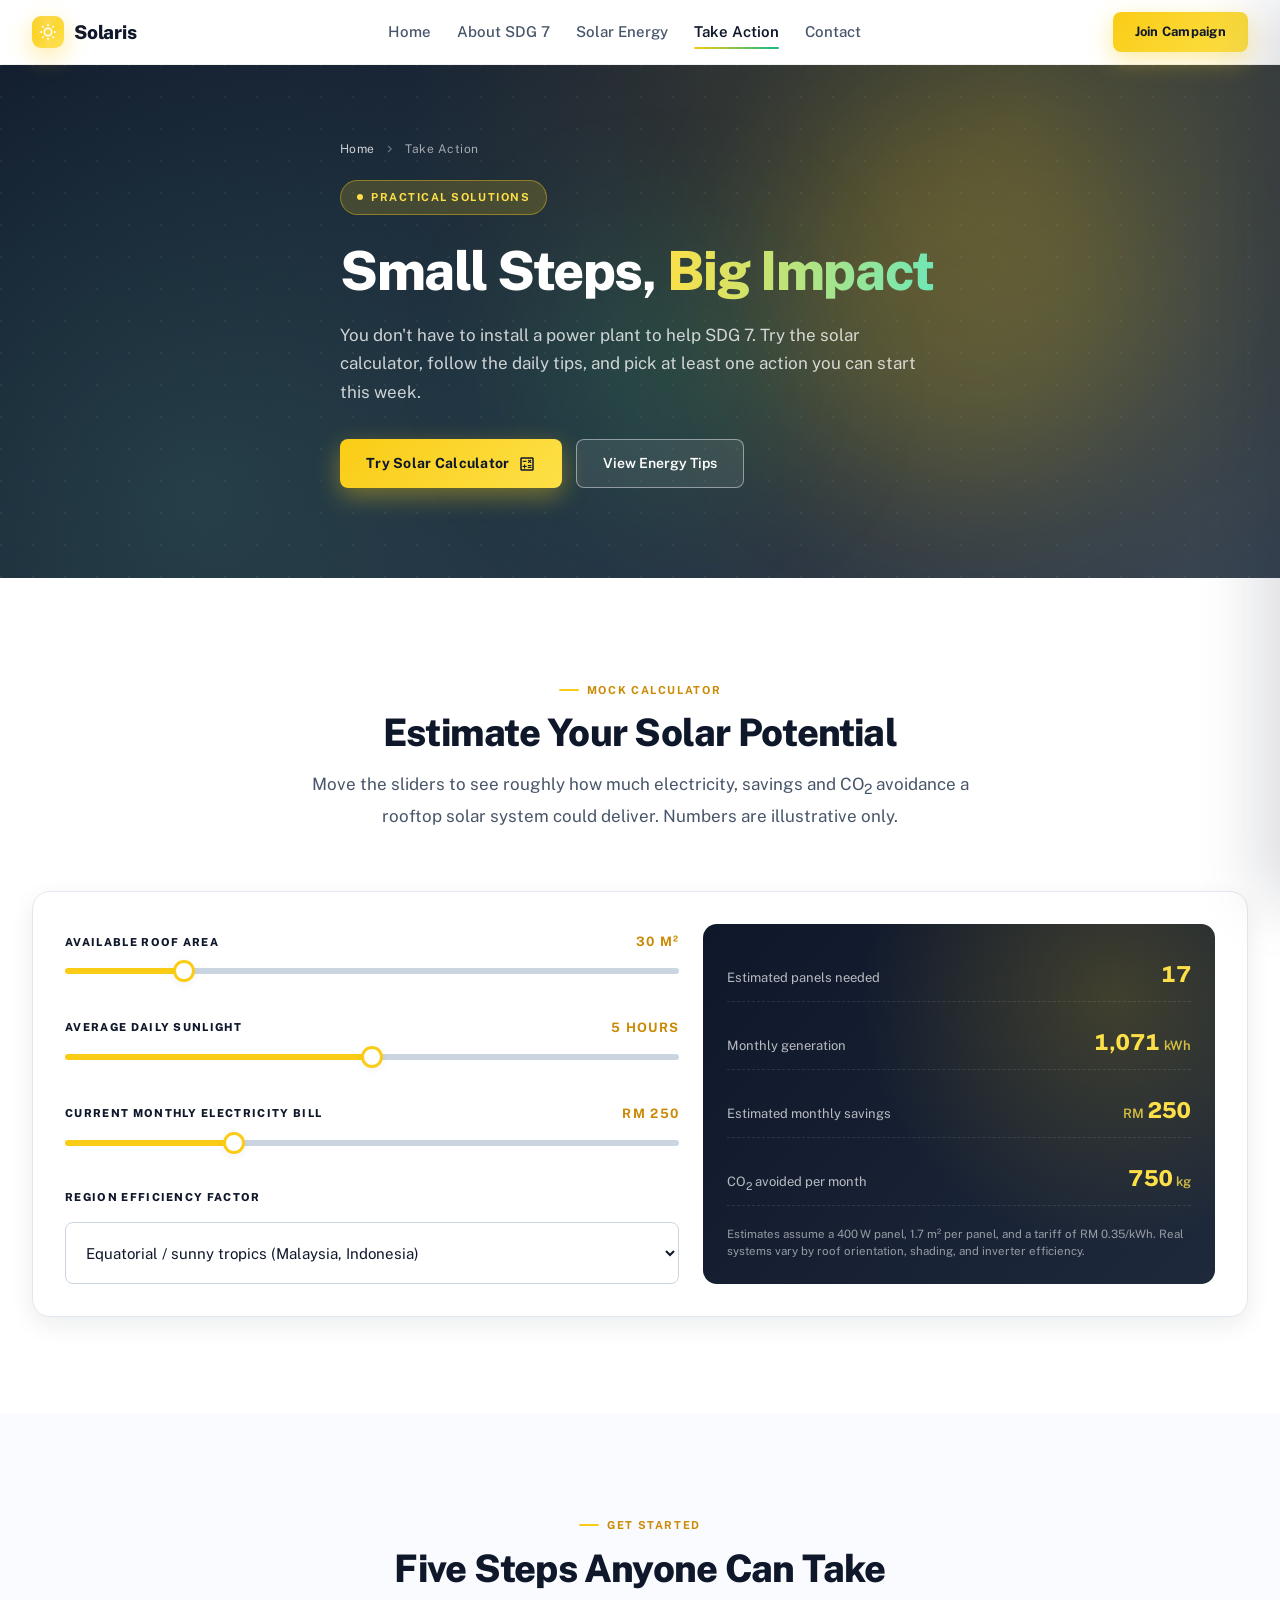
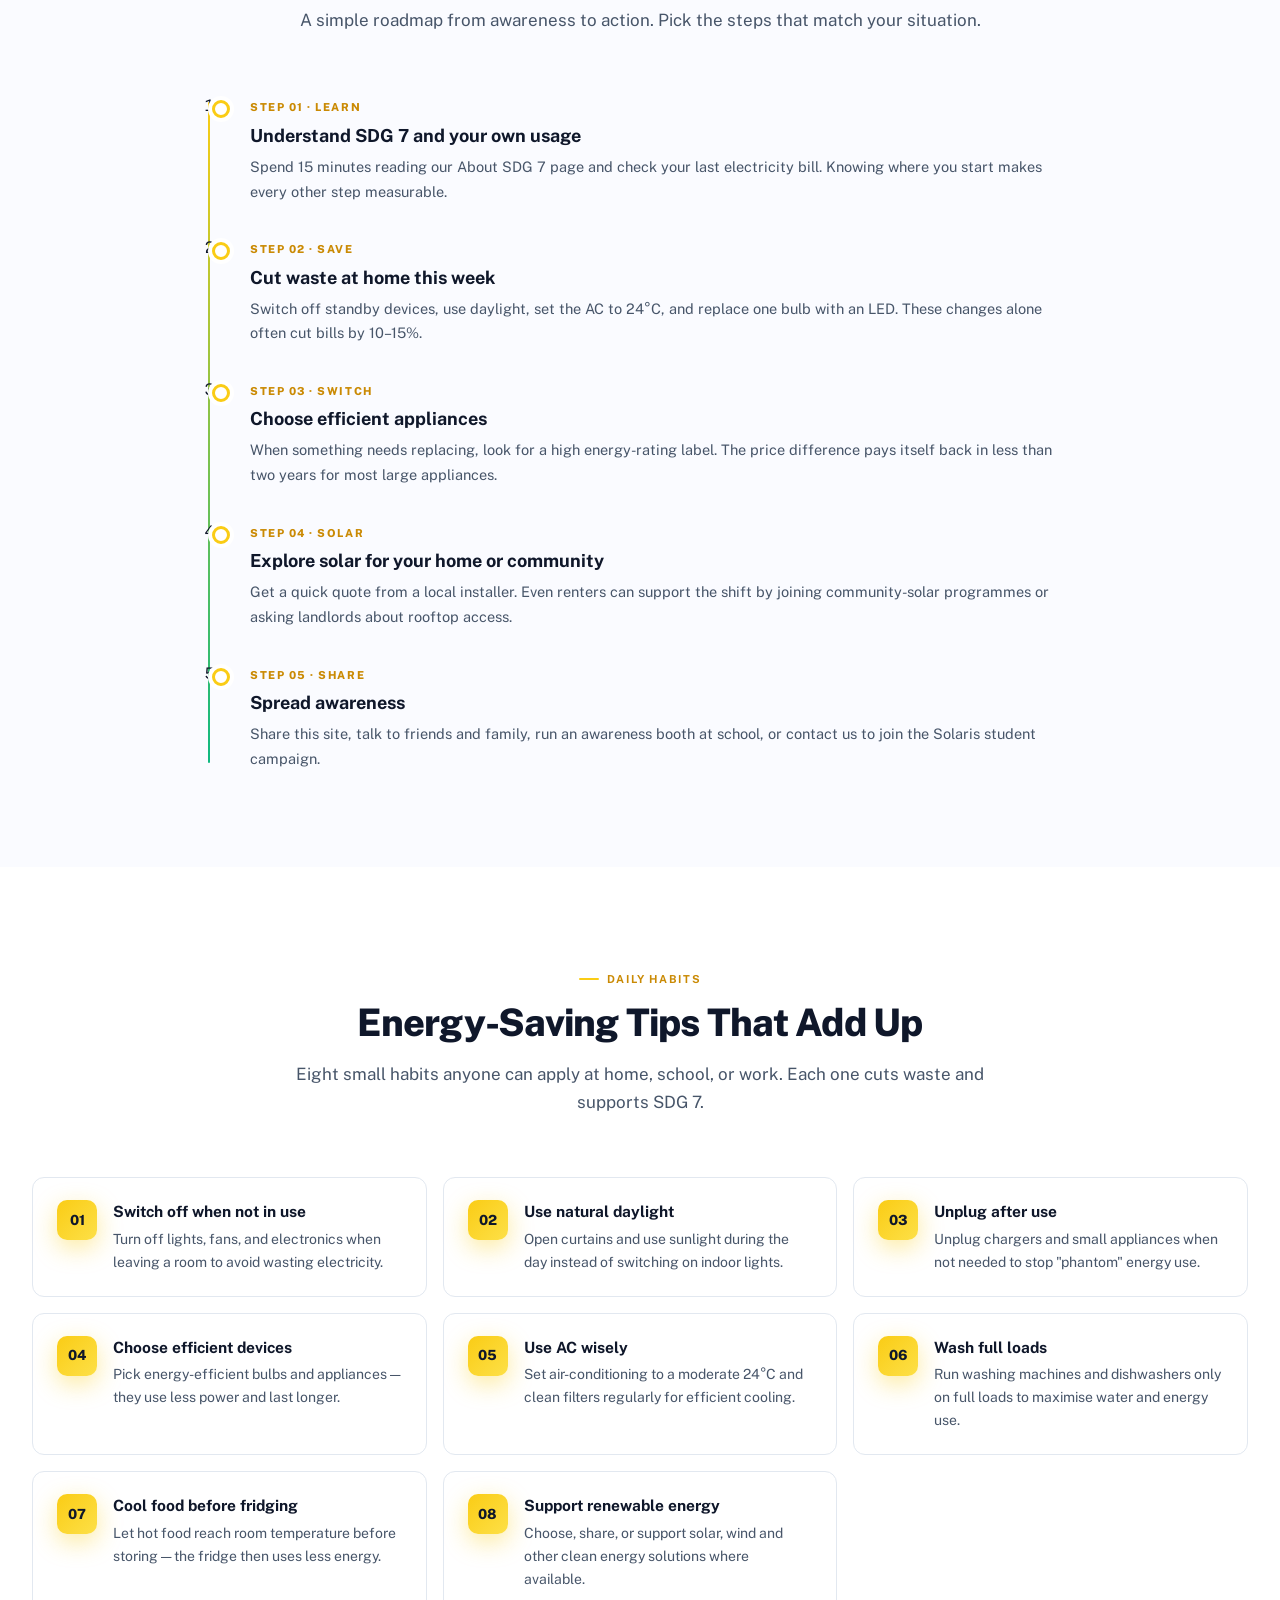
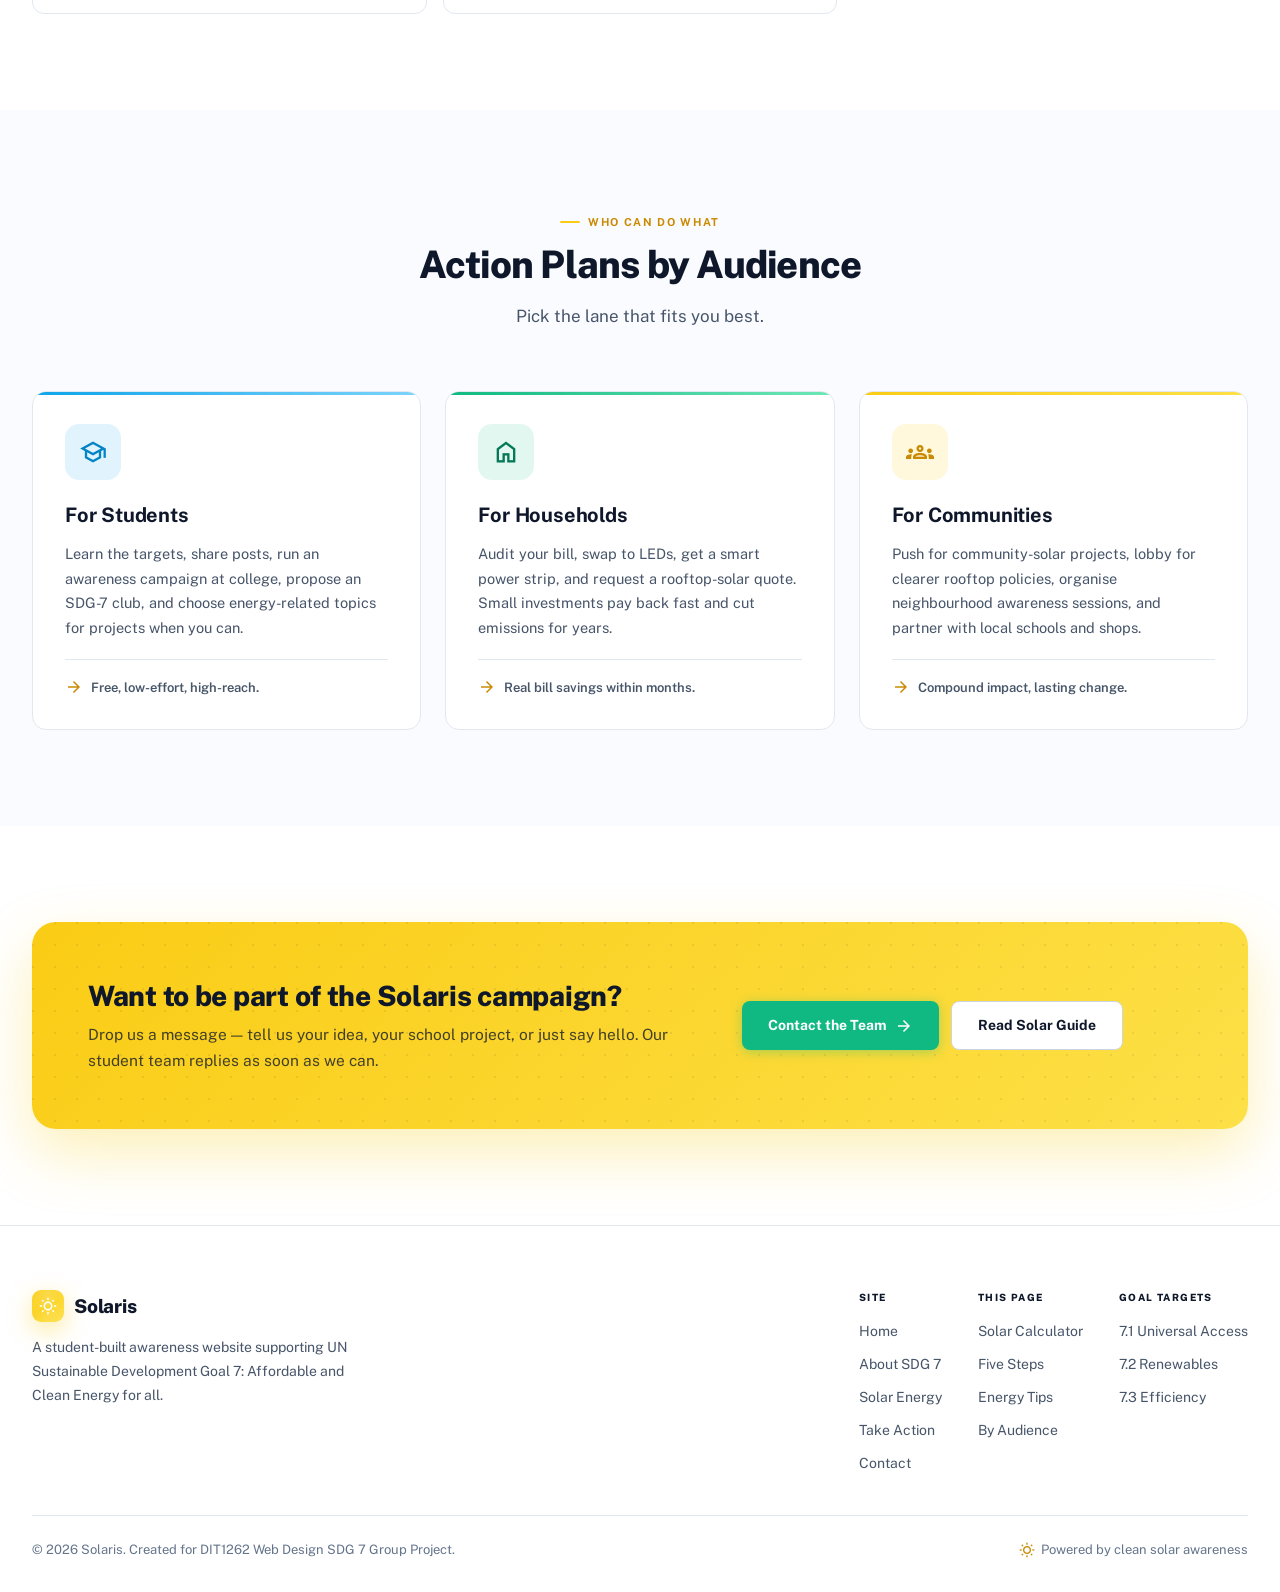
<file: solutions.html>
<!DOCTYPE html>
<html lang="en">
<head>
  <meta charset="utf-8"/>
  <meta name="viewport" content="width=device-width, initial-scale=1.0, viewport-fit=cover"/>
  <meta name="theme-color" content="#0f172a"/>
  <title>Take Action | Solaris &mdash; Solar Calculator &amp; Energy Tips</title>
  <meta name="description" content="Practical actions for students, households and communities. Try our solar calculator, follow energy-saving tips, and join the campaign for SDG 7."/>

  <link rel="preconnect" href="https://fonts.googleapis.com"/>
  <link rel="preconnect" href="https://fonts.gstatic.com" crossorigin/>
  <link href="https://fonts.googleapis.com/css2?family=Public+Sans:wght@300;400;500;600;700;800&display=swap" rel="stylesheet"/>
  <link href="https://fonts.googleapis.com/css2?family=Material+Symbols+Outlined:wght,FILL@100..700,0..1&display=swap" rel="stylesheet"/>
  <style>

:root {
  --navy-900:#0f172a;
  --navy-800:#1e293b;
  --navy-700:#334155;
  --ink-900:#0f172a;
  --ink-700:#475569;
  --ink-500:#64748b;
  --ink-300:#cbd5e1;
  --line:#e2e8f0;
  --bg:#fafbff;
  --green-700:#047857;
  --green-600:#10b981;
  --green-500:#34d399;
  --green-300:#6ee7b7;
  --solar-700:#ca8a04;
  --solar-600:#facc15;
  --solar-400:#fde047;
  --solar-200:#fef9c3;
  --blue-600:#0ea5e9;
  --blue-300:#7dd3fc;
  --warn-600:#c2410c;
  --warn-500:#f97316;
  --warn-300:#fdba74;
  --alert-600:#dc2626;
  --alert-500:#ef4444;
  --alert-300:#fca5a5;

  --shadow-sm:0 2px 8px rgba(15,23,42,.06);
  --shadow-md:0 8px 24px rgba(15,23,42,.08);
  --shadow-lg:0 20px 56px rgba(15,23,42,.12), 0 6px 20px rgba(15,23,42,.06);
  --shadow-glow:0 6px 20px rgba(16,185,129,.45);
  --shadow-solar:0 8px 24px rgba(250,204,21,.4);

  --r-sm:8px;
  --r-md:12px;
  --r-lg:18px;
  --ease:cubic-bezier(0.16,1,0.3,1);
}

*, *::before, *::after { box-sizing:border-box; margin:0; padding:0; }
html {
  scroll-behavior:smooth;
  scroll-padding-top:80px;
  overflow-x:hidden;
}
body {
  font-family:'Public Sans', system-ui, -apple-system, sans-serif;
  color:var(--ink-900);
  background:var(--bg);
  line-height:1.5;
  -webkit-font-smoothing:antialiased;
  overflow-x:hidden;
  min-width:320px;
}
img { max-width:100%; display:block; }
a { text-decoration:none; color:inherit; }
button { font-family:inherit; cursor:pointer; border:none; background:none; }
ul { list-style:none; }
input, textarea, select { font-family:inherit; font-size:inherit; }
table { border-collapse:collapse; width:100%; }

.ms {
  font-family:'Material Symbols Outlined';
  font-variation-settings:'FILL' 0, 'wght' 400, 'GRAD' 0, 'opsz' 24;
  font-size:24px;
  line-height:1;
  display:inline-block;
  vertical-align:middle;
  user-select:none;
}

.container { max-width:1280px; margin:0 auto; padding:0 24px; }

.navbar {
  position:fixed; top:0; left:0; right:0; z-index:50;
  background:#fff;
  border-bottom:1px solid rgba(0,0,0,.05);
  transition:background .4s ease, backdrop-filter .4s ease, box-shadow .4s ease;
}
.navbar.scrolled {
  background:rgba(255,255,255,.82);
  backdrop-filter:blur(20px);
  -webkit-backdrop-filter:blur(20px);
  box-shadow:0 1px 0 rgba(0,0,0,.04), 0 8px 32px rgba(15,23,42,.07);
}
.nav-inner {
  height:64px;
  display:flex; align-items:center; justify-content:space-between;
  gap:32px;
}
.logo {
  display:flex; align-items:center; gap:10px;
  font-weight:800; font-size:19px;
  color:var(--navy-900);
  letter-spacing:-0.01em;
  flex-shrink:0;
}
.logo-mark {
  width:32px; height:32px;
  background:linear-gradient(135deg, var(--solar-600) 0%, var(--solar-400) 100%);
  border-radius:9px;
  display:flex; align-items:center; justify-content:center;
  box-shadow:var(--shadow-solar);
  position:relative;
  overflow:hidden;
}
.logo-mark::after {
  content:'';
  position:absolute; inset:-30%;
  background:conic-gradient(from 0deg, rgba(255,255,255,.4) 0deg, transparent 60deg, rgba(255,255,255,.2) 180deg, transparent 240deg, rgba(255,255,255,.4) 360deg);
  animation:logoSpin 6s linear infinite;
  opacity:.4;
}
@keyframes logoSpin { to { transform:rotate(360deg); } }
.logo-mark .ms { font-size:18px; color:#fff; position:relative; z-index:1; }

.nav-links { display:none; gap:26px; align-items:center; }
.nav-link {
  position:relative;
  font-weight:500; color:var(--ink-700);
  font-size:15px; padding:4px 0;
  transition:color .2s;
}
.nav-link::after {
  content:''; position:absolute; bottom:-2px; left:0; right:0;
  height:2px;
  background:linear-gradient(90deg, var(--solar-600), var(--green-600));
  border-radius:1px;
  transform:scaleX(0); transform-origin:left;
  transition:transform .25s var(--ease);
}
.nav-link:hover { color:var(--navy-900); }
.nav-link:hover::after,
.nav-link.active::after { transform:scaleX(1); }
.nav-link.active { color:var(--navy-900); font-weight:600; }

.nav-actions { display:none; align-items:center; gap:12px; }

.hamburger {
  display:flex; flex-direction:column; gap:5px; padding:4px;
}
.hamburger span {
  display:block; width:24px; height:2px;
  background:var(--navy-900); border-radius:1px;
  transition:transform .3s, opacity .3s;
}
.hamburger.open span:nth-child(1) { transform:translateY(7px) rotate(45deg); }
.hamburger.open span:nth-child(2) { opacity:0; }
.hamburger.open span:nth-child(3) { transform:translateY(-7px) rotate(-45deg); }

.mobile-overlay {
  position:fixed; inset:0; z-index:40;
  background:rgba(0,0,0,.4);
  opacity:0; pointer-events:none;
  transition:opacity .3s;
}
.mobile-overlay.open { opacity:1; pointer-events:auto; }
.mobile-drawer {
  position:fixed; top:0; right:0; bottom:0; z-index:50;
  width:280px; background:#fff;
  display:flex; flex-direction:column;
  transform:translateX(100%);
  transition:transform .35s var(--ease);
  box-shadow:-20px 0 60px rgba(15,23,42,.15);
}
.mobile-drawer.open { transform:translateX(0); }
.drawer-head {
  height:64px; padding:0 24px;
  display:flex; align-items:center; justify-content:space-between;
  border-bottom:1px solid var(--line);
}
.drawer-head strong { font-weight:700; color:var(--navy-900); }
.drawer-nav { padding:20px; display:flex; flex-direction:column; gap:4px; }
.drawer-nav a {
  padding:12px 14px; border-radius:8px;
  font-weight:500; color:var(--ink-700); font-size:15px;
  transition:background .2s, color .2s;
}
.drawer-nav a:hover { background:var(--bg); color:var(--navy-900); }
.drawer-nav a.active { color:var(--navy-900); font-weight:600; background:#fef9c3; }

.btn-primary {
  display:inline-flex; align-items:center; justify-content:center; gap:8px;
  background:linear-gradient(135deg, var(--solar-600) 0%, var(--solar-400) 100%);
  color:var(--navy-900);
  font-weight:700; font-size:14px; letter-spacing:.02em;
  padding:13px 26px; border-radius:8px;
  box-shadow:var(--shadow-solar);
  transition:transform .15s, box-shadow .2s, filter .2s;
  white-space:nowrap;
}
.btn-primary:hover {
  transform:translateY(-2px);
  box-shadow:0 12px 28px rgba(250,204,21,.5);
  filter:brightness(1.05);
}
.btn-primary:active { transform:translateY(0); }

.btn-secondary {
  display:inline-flex; align-items:center; justify-content:center; gap:8px;
  background:var(--green-600); color:#fff;
  font-weight:700; font-size:14px;
  padding:13px 26px; border-radius:8px;
  box-shadow:0 2px 12px rgba(16,185,129,.35);
  transition:background .2s, transform .15s, box-shadow .2s;
  white-space:nowrap;
}
.btn-secondary:hover {
  background:#059669; transform:translateY(-2px);
  box-shadow:var(--shadow-glow);
}

.btn-ghost {
  display:inline-flex; align-items:center; gap:8px;
  background:rgba(255,255,255,.08); color:#fff;
  font-weight:600; font-size:14px;
  padding:13px 26px; border-radius:8px;
  border:1.5px solid rgba(255,255,255,.45);
  backdrop-filter:blur(4px);
  -webkit-backdrop-filter:blur(4px);
  transition:background .2s, border-color .2s, transform .15s;
}
.btn-ghost:hover {
  background:rgba(255,255,255,.15);
  border-color:rgba(255,255,255,.7);
  transform:translateY(-2px);
}

.btn-outline {
  display:inline-flex; align-items:center; justify-content:center; gap:8px;
  background:#fff; color:var(--navy-900);
  font-weight:700; font-size:14px;
  padding:13px 26px; border-radius:8px;
  border:1.5px solid var(--ink-300);
  transition:border-color .2s, color .2s, transform .15s;
}
.btn-outline:hover {
  border-color:var(--solar-600);
  color:var(--solar-700);
  transform:translateY(-2px);
}

.reveal, .reveal-l, .reveal-r {
  opacity:0;
  transition:opacity .75s var(--ease), transform .75s var(--ease);
}
.reveal   { transform:translateY(28px); }
.reveal-l { transform:translateX(-28px); }
.reveal-r { transform:translateX(28px); }
.reveal.vis, .reveal-l.vis, .reveal-r.vis { opacity:1; transform:none; }
.d1 { transition-delay:70ms; }
.d2 { transition-delay:140ms; }
.d3 { transition-delay:210ms; }
.d4 { transition-delay:280ms; }
.d5 { transition-delay:350ms; }
.d6 { transition-delay:420ms; }

.page-hero {
  position:relative;
  min-height:62vh;
  display:flex; align-items:center;
  overflow:hidden;
  padding:140px 0 90px;
  background:linear-gradient(135deg, var(--navy-900) 0%, var(--navy-800) 55%, var(--navy-700) 100%);
}
.page-hero::before {
  content:''; position:absolute; inset:0;
  background-image:radial-gradient(circle at 1px 1px, rgba(255,255,255,.06) 1px, transparent 0);
  background-size:32px 32px; pointer-events:none;
}
.page-hero::after {
  content:''; position:absolute; inset:0;
  background:radial-gradient(circle at 80% 20%, rgba(250,204,21,.18) 0%, transparent 55%),
             radial-gradient(circle at 15% 85%, rgba(110,231,183,.14) 0%, transparent 50%);
  pointer-events:none;
}
.hero-orb {
  position:absolute; border-radius:50%; pointer-events:none;
  filter:blur(70px);
}
.hero-orb-a { width:380px; height:380px; background:rgba(250,204,21,.18); top:18%; right:10%; }
.hero-orb-b { width:260px; height:260px; background:rgba(16,185,129,.14); bottom:14%; right:38%; }

.hero-inner { max-width:760px; position:relative; z-index:2; }

@keyframes heroIn {
  from { opacity:0; transform:translateY(20px); }
  to   { opacity:1; transform:translateY(0); }
}
@keyframes glowPulse {
  0%, 100% { box-shadow:0 0 0 0 rgba(250,204,21,.45); }
  50%      { box-shadow:0 0 0 12px rgba(250,204,21,0); }
}

.hero-badge {
  display:inline-flex; align-items:center; gap:8px;
  padding:8px 16px; border-radius:100px;
  background:rgba(250,204,21,.18);
  border:1px solid rgba(250,204,21,.4);
  color:var(--solar-400); font-size:11px; font-weight:700;
  letter-spacing:.14em; text-transform:uppercase;
  margin-bottom:24px;
  animation:heroIn .6s .25s ease both, glowPulse 3s ease-in-out 1s infinite;
}
.hero-badge .dot { width:6px; height:6px; border-radius:50%; background:var(--solar-400); }

.page-hero h1 {
  font-size:48px; line-height:58px;
  letter-spacing:-.025em; font-weight:800;
  color:#fff; margin-bottom:18px;
  animation:heroIn .7s .45s ease both;
}
.page-hero h1 .accent {
  background:linear-gradient(95deg, var(--solar-400) 0%, var(--green-300) 100%);
  -webkit-background-clip:text; -webkit-text-fill-color:transparent;
  background-clip:text;
}
.page-hero .lead {
  color:rgba(255,255,255,.78);
  font-size:17px; line-height:1.7;
  margin-bottom:32px; max-width:600px;
  animation:heroIn .7s .65s ease both;
}
.hero-actions {
  display:flex; flex-wrap:wrap; gap:14px;
  animation:heroIn .7s .85s ease both;
}

.crumbs {
  display:flex; align-items:center; gap:8px;
  font-size:12px; color:rgba(255,255,255,.6);
  margin-bottom:22px; letter-spacing:.04em;
  animation:heroIn .6s .15s ease both;
}
.crumbs a { color:rgba(255,255,255,.78); transition:color .2s; }
.crumbs a:hover { color:var(--solar-400); }
.crumbs .ms { font-size:14px; opacity:.6; }

.section { padding:96px 0; }
.section--white { background:#fff; }
.section--surface { background:var(--bg); }
.section--soft {
  background:linear-gradient(145deg, #eef5ff 0%, #fef9c3 100%);
}
.section--dark {
  background:linear-gradient(135deg, var(--navy-900) 0%, var(--navy-800) 55%, var(--navy-700) 100%);
  color:#fff; position:relative; overflow:hidden;
}
.section--dark::before {
  content:''; position:absolute; inset:0;
  background-image:radial-gradient(circle at 1px 1px, rgba(255,255,255,.06) 1px, transparent 0);
  background-size:32px 32px; pointer-events:none;
}
.section--dark > .container { position:relative; z-index:1; }

.sec-label {
  display:inline-flex; align-items:center; gap:8px;
  font-size:11px; font-weight:700; letter-spacing:.15em;
  text-transform:uppercase; color:var(--solar-700);
  margin-bottom:12px;
}
.sec-label::before {
  content:''; width:20px; height:2px;
  background:var(--solar-600); border-radius:1px;
  flex-shrink:0;
}
.sec-label.center { justify-content:center; }
.section--dark .sec-label { color:var(--solar-400); }
.section--dark .sec-label::before { background:var(--solar-400); }

.section-title {
  font-size:38px; line-height:46px; font-weight:800;
  color:var(--navy-900); letter-spacing:-.02em;
}
.section--dark .section-title { color:#fff; }
.section-body {
  color:var(--ink-700);
  font-size:17px; line-height:1.7;
  margin-top:14px;
}
.section--dark .section-body { color:rgba(255,255,255,.75); }

.center-head { text-align:center; max-width:720px; margin:0 auto 60px; }

.cards-grid {
  display:grid; grid-template-columns:1fr; gap:24px;
}
.card {
  background:#fff; border:1px solid var(--line);
  border-radius:14px;
  padding:32px;
  transition:transform .35s var(--ease), box-shadow .35s var(--ease), border-color .3s ease;
  position:relative; overflow:hidden;
}
.card:hover {
  transform:translateY(-5px);
  box-shadow:var(--shadow-lg);
  border-color:var(--ink-300);
}
.card::before {
  content:''; position:absolute; top:0; left:0; right:0; height:3px;
  background:linear-gradient(90deg, var(--bar-from, var(--solar-600)), var(--bar-to, var(--solar-400)));
}
.card.t-warn  { --bar-from:var(--warn-500); --bar-to:var(--warn-300); }
.card.t-alert { --bar-from:var(--alert-500); --bar-to:var(--alert-300); }
.card.t-info  { --bar-from:var(--blue-600); --bar-to:var(--blue-300); }
.card.t-green { --bar-from:var(--green-600); --bar-to:var(--green-300); }
.card.t-solar { --bar-from:var(--solar-600); --bar-to:var(--solar-400); }

.card-icon {
  width:56px; height:56px;
  border-radius:14px;
  display:flex; align-items:center; justify-content:center;
  margin-bottom:20px;
}
.card.t-solar .card-icon { background:rgba(250,204,21,.15); }
.card.t-solar .card-icon .ms { color:var(--solar-700); font-size:28px; }
.card.t-warn  .card-icon { background:rgba(249,115,22,.12); }
.card.t-warn  .card-icon .ms { color:var(--warn-600); font-size:28px; }
.card.t-alert .card-icon { background:rgba(239,68,68,.10); }
.card.t-alert .card-icon .ms { color:var(--alert-600); font-size:28px; }
.card.t-info  .card-icon { background:rgba(14,165,233,.12); }
.card.t-info  .card-icon .ms { color:#0284c7; font-size:28px; }
.card.t-green .card-icon { background:rgba(16,185,129,.12); }
.card.t-green .card-icon .ms { color:var(--green-700); font-size:28px; }

.card h3 {
  font-size:20px; font-weight:700;
  color:var(--navy-900);
  margin-bottom:12px;
  letter-spacing:-.01em;
}
.card p {
  color:var(--ink-700);
  font-size:14.5px; line-height:1.7;
}
.card-meta {
  margin-top:18px; padding-top:18px;
  border-top:1px solid var(--line);
  display:flex; align-items:center; gap:8px;
  font-size:13px; font-weight:600; color:var(--ink-700);
}
.card-meta .ms { font-size:18px; color:var(--solar-700); }

.about-card {
  background:#fff; border:1px solid var(--line); border-radius:18px;
  padding:40px;
  box-shadow:var(--shadow-md);
}
.about-card.dark {
  background:linear-gradient(135deg, var(--navy-900) 0%, var(--navy-800) 60%, var(--navy-700) 100%);
  color:#fff; border-color:transparent;
}
.about-icon-row {
  display:flex; align-items:center; gap:14px;
  margin-bottom:20px;
}
.about-icon {
  width:52px; height:52px; flex-shrink:0;
  background:linear-gradient(135deg, var(--solar-600) 0%, var(--solar-400) 100%);
  border-radius:12px;
  display:flex; align-items:center; justify-content:center;
  box-shadow:var(--shadow-solar);
}
.about-icon.green {
  background:linear-gradient(135deg, var(--green-600) 0%, var(--green-300) 100%);
  box-shadow:0 4px 14px rgba(16,185,129,.3);
}
.about-icon .ms { color:#fff; font-size:26px; }
.about-card h3 {
  font-size:22px; font-weight:700;
  color:var(--navy-900); letter-spacing:-.01em;
}
.about-card.dark h3 { color:#fff; }
.about-card p {
  color:var(--ink-700);
  font-size:15.5px; line-height:1.75;
  margin-top:6px;
}
.about-card.dark p { color:rgba(255,255,255,.8); }
.about-card p + p { margin-top:12px; }
.about-points {
  margin-top:24px; padding-top:24px;
  border-top:1px solid var(--line);
  display:grid; gap:14px;
}
.about-card.dark .about-points { border-top-color:rgba(255,255,255,.12); }
.about-point {
  display:flex; gap:12px; align-items:flex-start;
  font-size:14.5px; color:var(--ink-900);
}
.about-card.dark .about-point { color:rgba(255,255,255,.85); }
.about-point .ms {
  color:var(--solar-700); font-size:22px;
  flex-shrink:0; margin-top:1px;
}
.about-card.dark .about-point .ms { color:var(--solar-400); }
.about-point strong { color:var(--navy-900); }
.about-card.dark .about-point strong { color:#fff; }

.stats-grid {
  display:grid; grid-template-columns:repeat(2, 1fr); gap:24px;
}
.stat-card {
  background:rgba(255,255,255,.04);
  border:1px solid rgba(250,204,21,.18);
  border-radius:14px;
  padding:28px 24px;
  text-align:center;
  transition:transform .3s var(--ease), background .3s, border-color .3s;
  backdrop-filter:blur(8px);
}
.stat-card:hover {
  transform:translateY(-5px);
  background:rgba(255,255,255,.07);
  border-color:rgba(250,204,21,.35);
}
.stat-icon {
  width:56px; height:56px;
  border-radius:14px;
  background:linear-gradient(135deg, rgba(250,204,21,.28) 0%, rgba(253,224,71,.18) 100%);
  display:flex; align-items:center; justify-content:center;
  margin:0 auto 16px;
}
.stat-icon .ms { font-size:28px; color:var(--solar-400); }
.stat-card .stat-value {
  display:block;
  color:#fff; font-size:32px; font-weight:800;
  letter-spacing:-.02em; margin-bottom:6px;
  font-variant-numeric:tabular-nums;
}
.stat-card h3 {
  color:#fff; font-size:15px; font-weight:600;
  margin-bottom:6px;
}
.stat-card p {
  color:rgba(255,255,255,.6);
  font-size:12.5px; line-height:1.55;
}

.stat-tile {
  background:#fff;
  border:1px solid var(--line);
  border-radius:14px; padding:24px;
  display:flex; gap:16px; align-items:flex-start;
  transition:transform .3s var(--ease), box-shadow .3s, border-color .3s;
}
.stat-tile:hover {
  transform:translateY(-4px);
  box-shadow:var(--shadow-md);
  border-color:var(--solar-400);
}
.stat-tile-icon {
  width:48px; height:48px; flex-shrink:0;
  border-radius:12px;
  background:linear-gradient(135deg, var(--solar-600) 0%, var(--solar-400) 100%);
  display:flex; align-items:center; justify-content:center;
  box-shadow:var(--shadow-solar);
}
.stat-tile-icon .ms { color:#fff; font-size:24px; }
.stat-tile .num {
  font-size:24px; font-weight:800;
  color:var(--navy-900); letter-spacing:-.01em;
  line-height:1;
}
.stat-tile h4 {
  margin-top:6px;
  font-size:14px; font-weight:700; color:var(--navy-900);
}
.stat-tile p {
  margin-top:4px;
  font-size:13px; color:var(--ink-700); line-height:1.55;
}

.compare-wrap {
  background:#fff; border-radius:14px;
  border:1px solid var(--line);
  overflow:hidden;
  box-shadow:var(--shadow-sm);
}
.compare {
  width:100%; min-width:560px;
  border-collapse:collapse;
}
.compare thead th {
  background:var(--navy-900);
  color:#fff;
  text-align:left;
  padding:18px 22px;
  font-size:13px; font-weight:700;
  letter-spacing:.06em; text-transform:uppercase;
}
.compare thead th.solar { background:linear-gradient(135deg, var(--solar-600), var(--solar-400)); color:var(--navy-900); }
.compare thead th.fossil { background:linear-gradient(135deg, #4b3621, #6b4f30); }
.compare tbody td {
  padding:16px 22px;
  font-size:14.5px;
  color:var(--ink-900);
  border-top:1px solid var(--line);
  vertical-align:top;
}
.compare tbody tr:hover td { background:#fffbeb; }
.compare tbody td:first-child {
  font-weight:700; color:var(--navy-900);
  background:var(--bg);
}
.compare-scroll { overflow-x:auto; }
.compare .ms { font-size:18px; vertical-align:middle; margin-right:6px; }
.compare .yes .ms { color:var(--green-600); }
.compare .no .ms { color:var(--alert-500); }

.timeline {
  position:relative;
  display:grid; gap:32px;
  padding-left:24px;
}
.timeline::before {
  content:''; position:absolute; top:8px; bottom:8px; left:8px;
  width:2px;
  background:linear-gradient(180deg, var(--solar-600), var(--green-600));
  border-radius:2px;
}
.t-item { position:relative; padding-left:26px; }
.t-item::before {
  content:''; position:absolute; top:6px; left:-12px;
  width:18px; height:18px; border-radius:50%;
  background:#fff; border:3px solid var(--solar-600);
  box-shadow:0 0 0 4px #fff;
}
.t-item h3 {
  font-size:18px; font-weight:700;
  color:var(--navy-900); margin-bottom:6px;
}
.t-item p { color:var(--ink-700); font-size:14.5px; line-height:1.7; }
.t-item .step {
  display:inline-block;
  font-size:11px; font-weight:800; letter-spacing:.14em;
  text-transform:uppercase; color:var(--solar-700);
  margin-bottom:6px;
}

.faq-list { display:grid; gap:12px; }
.faq {
  background:#fff; border:1px solid var(--line);
  border-radius:12px; overflow:hidden;
  transition:border-color .25s, box-shadow .25s;
}
.faq[open] { border-color:var(--solar-400); box-shadow:var(--shadow-sm); }
.faq summary {
  list-style:none;
  padding:18px 22px;
  display:flex; align-items:center; justify-content:space-between; gap:16px;
  cursor:pointer; user-select:none;
  font-weight:700; color:var(--navy-900); font-size:15.5px;
}
.faq summary::-webkit-details-marker { display:none; }
.faq summary::after {
  content:'expand_more';
  font-family:'Material Symbols Outlined';
  font-size:24px; color:var(--solar-700);
  transition:transform .3s var(--ease);
  flex-shrink:0;
}
.faq[open] summary::after { transform:rotate(180deg); }
.faq-body {
  padding:0 22px 20px;
  color:var(--ink-700);
  font-size:14.5px; line-height:1.75;
}

.windmill-stage {
  position:relative;
  width:100%;
  min-height:380px;
  display:flex; align-items:flex-end; justify-content:center;
  padding:30px 20px 10px;
  border-radius:18px;
  background:linear-gradient(180deg, #b8e0ff 0%, #e6f5ff 50%, #d0eed1 100%);
  border:1px solid var(--line);
  overflow:hidden;
  cursor:pointer;
  user-select:none;
}
.windmill-stage::before {
  content:''; position:absolute; inset:0;
  background:radial-gradient(circle at 70% 30%, rgba(253,224,71,.55) 0%, transparent 35%);
  pointer-events:none;
}
.windmill-sun {
  position:absolute; top:36px; right:46px;
  width:56px; height:56px; border-radius:50%;
  background:radial-gradient(circle, var(--solar-400) 0%, var(--solar-600) 70%, transparent 100%);
  box-shadow:0 0 50px rgba(250,204,21,.7);
  animation:sunPulse 4s ease-in-out infinite;
}
@keyframes sunPulse {
  0%, 100% { transform:scale(1);   filter:brightness(1); }
  50%      { transform:scale(1.08); filter:brightness(1.15); }
}
.windmill-cloud {
  position:absolute;
  background:#fff; border-radius:100px;
  opacity:.85;
  box-shadow:0 4px 20px rgba(15,23,42,.06);
  animation:cloudDrift 22s linear infinite;
}
.windmill-cloud::before, .windmill-cloud::after {
  content:''; position:absolute;
  background:#fff; border-radius:50%;
}
.windmill-cloud.c1 { width:80px; height:18px; top:80px; left:10%; }
.windmill-cloud.c1::before { width:30px; height:30px; top:-12px; left:14px; }
.windmill-cloud.c1::after  { width:22px; height:22px; top:-8px; left:46px; }
.windmill-cloud.c2 { width:60px; height:14px; top:130px; left:60%; animation-duration:30s; animation-direction:reverse; }
.windmill-cloud.c2::before { width:24px; height:24px; top:-10px; left:10px; }
.windmill-cloud.c2::after  { width:18px; height:18px; top:-6px; left:36px; }
@keyframes cloudDrift {
  from { transform:translateX(-30px); }
  to   { transform:translateX(420px); }
}

.windmill {
  position:relative;
  width:240px; height:340px;
  z-index:2;
}
.windmill-pole {
  position:absolute;
  bottom:0; left:50%;
  transform:translateX(-50%);
  width:14px; height:240px;
  background:linear-gradient(180deg, #f5f5f5 0%, #d6d6d6 100%);
  border-radius:7px 7px 4px 4px;
  box-shadow:inset -2px 0 0 rgba(0,0,0,.08), 2px 4px 14px rgba(15,23,42,.18);
}
.windmill-base {
  position:absolute; bottom:-2px; left:50%;
  transform:translateX(-50%);
  width:80px; height:14px;
  background:linear-gradient(180deg, #4a6b3a 0%, #2e4423 100%);
  border-radius:50%;
  filter:blur(.5px);
  z-index:1;
}
.windmill-hub {
  position:absolute;
  top:30px; left:50%;
  width:240px; height:240px;
  transform-origin:center center;
  animation:bladeSpin 8s linear infinite;
}
.windmill-stage:hover .windmill-hub,
.windmill-stage.spinning .windmill-hub {
  animation:bladeSpin 1.2s linear infinite;
}
@keyframes bladeSpin {
  from { transform:translateX(-50%) rotate(0deg); }
  to   { transform:translateX(-50%) rotate(360deg); }
}
.windmill-blade {
  position:absolute;
  top:50%; left:50%;
  width:14px; height:108px;
  background:linear-gradient(180deg, #fff 0%, #e8eef4 60%, #d0d6dd 100%);
  border-radius:7px 7px 50% 50% / 7px 7px 16px 16px;
  transform-origin:center bottom;
  box-shadow:0 2px 6px rgba(15,23,42,.16);
}
.windmill-blade.b1 { transform:translate(-50%, -100%) rotate(0deg); }
.windmill-blade.b2 { transform:translate(-50%, -100%) rotate(120deg); }
.windmill-blade.b3 { transform:translate(-50%, -100%) rotate(240deg); }
.windmill-cap {
  position:absolute; top:50%; left:50%;
  width:24px; height:24px;
  background:radial-gradient(circle at 35% 35%, var(--solar-400), var(--solar-700));
  border-radius:50%;
  transform:translate(-50%, -50%);
  box-shadow:0 0 10px rgba(250,204,21,.5);
  z-index:3;
}
.windmill-hint {
  position:absolute; bottom:14px; left:50%;
  transform:translateX(-50%);
  font-size:11px; font-weight:700;
  letter-spacing:.14em; text-transform:uppercase;
  color:var(--navy-800);
  background:rgba(255,255,255,.85);
  padding:6px 14px; border-radius:100px;
  display:flex; align-items:center; gap:6px;
  box-shadow:var(--shadow-sm);
  z-index:5;
  pointer-events:none;
}
.windmill-hint .ms { font-size:14px; color:var(--solar-700); }

.calc-wrap {
  background:#fff; border:1px solid var(--line);
  border-radius:18px; padding:32px;
  box-shadow:var(--shadow-md);
  display:grid; gap:24px;
  grid-template-columns:1fr;
}
.calc-form { display:grid; gap:18px; }
.calc-field { display:grid; gap:8px; }
.calc-field label {
  font-size:11px; font-weight:800;
  color:var(--navy-900); text-transform:uppercase;
  letter-spacing:.12em;
  display:flex; justify-content:space-between; align-items:center;
}
.calc-field label .val {
  font-size:13px; color:var(--solar-700);
  font-weight:700;
}
.calc-field input[type="range"] {
  -webkit-appearance:none; appearance:none;
  width:100%; height:6px;
  background:linear-gradient(90deg, var(--solar-600) var(--p, 50%), var(--ink-300) var(--p, 50%));
  border-radius:3px; outline:none;
}
.calc-field input[type="range"]::-webkit-slider-thumb {
  -webkit-appearance:none;
  width:22px; height:22px; border-radius:50%;
  background:#fff; border:3px solid var(--solar-600);
  box-shadow:var(--shadow-sm);
  cursor:pointer;
  transition:transform .15s;
}
.calc-field input[type="range"]::-webkit-slider-thumb:hover { transform:scale(1.15); }
.calc-field input[type="range"]::-moz-range-thumb {
  width:22px; height:22px; border-radius:50%;
  background:#fff; border:3px solid var(--solar-600);
  cursor:pointer;
}
.calc-field select {
  padding:12px 16px;
  border:1.5px solid var(--ink-300); border-radius:8px;
  background:#fff; color:var(--ink-900);
  font-size:15px; outline:none;
  transition:border-color .2s, box-shadow .2s;
}
.calc-field select:focus {
  border-color:var(--solar-600);
  box-shadow:0 0 0 3px rgba(250,204,21,.15);
}
.calc-results {
  display:grid; gap:14px;
  background:linear-gradient(135deg, var(--navy-900) 0%, var(--navy-800) 100%);
  color:#fff;
  border-radius:14px;
  padding:24px;
  position:relative; overflow:hidden;
}
.calc-results::before {
  content:''; position:absolute; inset:0;
  background:radial-gradient(circle at 80% 20%, rgba(250,204,21,.18), transparent 50%);
}
.calc-out {
  position:relative; z-index:1;
  display:flex; justify-content:space-between; align-items:baseline;
  padding:10px 0;
  border-bottom:1px dashed rgba(255,255,255,.1);
}
.calc-out:last-child { border-bottom:0; }
.calc-out .lbl {
  color:rgba(255,255,255,.7);
  font-size:13px;
}
.calc-out .num {
  color:var(--solar-400);
  font-size:22px; font-weight:800;
  font-variant-numeric:tabular-nums;
  letter-spacing:-.01em;
}
.calc-out .num small { font-size:13px; font-weight:600; color:rgba(253,224,71,.8); margin-left:4px; }
.calc-note {
  position:relative; z-index:1;
  font-size:11.5px; color:rgba(255,255,255,.55);
  margin-top:6px;
}

.tips-grid {
  display:grid; grid-template-columns:1fr; gap:16px;
}
.tip-card {
  background:#fff; border:1px solid var(--line);
  border-radius:12px; padding:22px 24px;
  display:flex; align-items:flex-start; gap:16px;
  transition:transform .25s, border-color .25s, box-shadow .25s;
}
.tip-card:hover {
  transform:translateY(-3px);
  border-color:var(--solar-400);
  box-shadow:0 12px 32px rgba(250,204,21,.15);
}
.tip-num {
  flex-shrink:0;
  width:40px; height:40px;
  background:linear-gradient(135deg, var(--solar-600) 0%, var(--solar-400) 100%);
  border-radius:10px;
  display:flex; align-items:center; justify-content:center;
  color:var(--navy-900); font-weight:800; font-size:14px;
  box-shadow:var(--shadow-solar);
}
.tip-card h3 {
  font-size:15.5px; font-weight:700;
  color:var(--navy-900); margin-bottom:4px;
}
.tip-card p {
  color:var(--ink-700); font-size:14px; line-height:1.65;
}

.contact-grid {
  display:grid; grid-template-columns:1fr; gap:32px;
  align-items:stretch;
}
.contact-info {
  background:linear-gradient(135deg, var(--navy-900) 0%, var(--navy-800) 60%, var(--navy-700) 100%);
  border-radius:18px; padding:40px;
  color:#fff; position:relative; overflow:hidden;
}
.contact-info::before {
  content:''; position:absolute; inset:0;
  background-image:radial-gradient(circle at 1px 1px, rgba(255,255,255,.06) 1px, transparent 0);
  background-size:24px 24px; pointer-events:none;
}
.contact-info-inner { position:relative; z-index:1; }
.contact-info h3 {
  font-size:24px; font-weight:700;
  margin-bottom:12px; letter-spacing:-.01em;
}
.contact-info > .contact-info-inner > p {
  color:rgba(255,255,255,.7);
  font-size:15px; line-height:1.7;
  margin-bottom:30px;
}
.contact-list { display:flex; flex-direction:column; gap:18px; }
.contact-item { display:flex; align-items:flex-start; gap:14px; }
.contact-item-icon {
  width:42px; height:42px; flex-shrink:0;
  background:rgba(250,204,21,.15);
  border:1px solid rgba(250,204,21,.32);
  border-radius:10px;
  display:flex; align-items:center; justify-content:center;
}
.contact-item-icon .ms { color:var(--solar-400); font-size:20px; }
.contact-item-text strong {
  display:block; color:#fff;
  font-weight:600; font-size:14px;
  margin-bottom:2px;
}
.contact-item-text span, .contact-item-text a {
  color:rgba(255,255,255,.7); font-size:13.5px;
  transition:color .2s;
}
.contact-item-text a:hover { color:var(--solar-400); }

.social-row {
  display:flex; gap:10px; margin-top:28px;
  padding-top:24px;
  border-top:1px solid rgba(255,255,255,.1);
}
.social-link {
  width:40px; height:40px;
  display:flex; align-items:center; justify-content:center;
  background:rgba(255,255,255,.06);
  border:1px solid rgba(255,255,255,.12);
  border-radius:10px;
  color:#fff;
  transition:background .2s, border-color .2s, transform .15s;
}
.social-link:hover {
  background:rgba(250,204,21,.15);
  border-color:rgba(250,204,21,.4);
  transform:translateY(-3px);
  color:var(--solar-400);
}
.social-link .ms { font-size:20px; }

.contact-form-card {
  background:#fff; border:1px solid var(--line);
  border-radius:18px; padding:40px;
  box-shadow:var(--shadow-md);
}
.field { margin-bottom:18px; }
.field label {
  display:flex; align-items:center; justify-content:space-between;
  font-size:11px; font-weight:800;
  color:var(--navy-900);
  text-transform:uppercase;
  letter-spacing:.12em; margin-bottom:8px;
}
.field-wrap { position:relative; }
.field-input, .field-textarea, .field-select {
  width:100%; padding:13px 16px;
  border:1.5px solid var(--ink-300); border-radius:8px;
  font-size:15px; background:#fff; color:var(--ink-900);
  transition:border-color .2s, box-shadow .2s; outline:none;
}
.field-textarea {
  min-height:130px; resize:vertical;
  line-height:1.6;
}
.field-input:focus, .field-textarea:focus, .field-select:focus {
  border-color:var(--solar-600);
  box-shadow:0 0 0 3px rgba(250,204,21,.15);
}
.field-input.is-error, .field-textarea.is-error, .field-select.is-error {
  border-color:var(--alert-500);
  box-shadow:0 0 0 3px rgba(239,68,68,.1);
}
.field-input.is-valid, .field-textarea.is-valid, .field-select.is-valid {
  border-color:var(--green-600);
  box-shadow:0 0 0 3px rgba(16,185,129,.1);
}
.field-error {
  display:flex; align-items:center; gap:5px;
  font-size:12px; font-weight:600; color:var(--alert-600);
  margin-top:6px;
  max-height:0; overflow:hidden; opacity:0;
  transition:max-height .25s ease, opacity .25s ease;
}
.field-error.show { max-height:40px; opacity:1; }
.field-error .ms { font-size:14px; }

.form-message {
  display:flex; align-items:center; gap:10px;
  padding:14px 18px; border-radius:10px;
  background:rgba(16,185,129,.10);
  border:1px solid rgba(16,185,129,.25);
  color:var(--green-700);
  font-weight:600; font-size:14px;
  margin-bottom:18px;
  max-height:0; overflow:hidden; opacity:0;
  transition:max-height .4s var(--ease), opacity .35s ease, margin-bottom .4s ease;
}
.form-message.show { max-height:120px; opacity:1; }
.form-message .ms { font-size:22px; color:var(--green-600); flex-shrink:0; }

.btn-submit {
  width:100%; padding:14px;
  font-size:15px;
  position:relative; overflow:hidden;
}
.btn-submit .btn-label { transition:opacity .2s; }
.btn-submit .btn-spin {
  position:absolute; inset:0;
  display:flex; align-items:center; justify-content:center;
  opacity:0; transition:opacity .2s;
}
@keyframes spin { to { transform:rotate(360deg); } }
.btn-submit.is-sending .btn-label { opacity:0; }
.btn-submit.is-sending .btn-spin { opacity:1; }
.btn-submit.is-sending .btn-spin span {
  width:20px; height:20px;
  border:2.5px solid rgba(0,0,0,.2);
  border-top-color:var(--navy-900);
  border-radius:50%;
  animation:spin .7s linear infinite;
  display:block;
}

.map-frame {
  width:100%; height:280px;
  border:1px solid var(--line);
  border-radius:14px;
  overflow:hidden;
  background:var(--bg);
}
.map-frame iframe {
  width:100%; height:100%;
  border:0;
}

.process-grid {
  display:grid; grid-template-columns:1fr; gap:18px;
}
.process-step {
  background:#fff; border:1px solid var(--line);
  border-radius:14px; padding:28px;
  position:relative;
  transition:transform .3s var(--ease), box-shadow .3s, border-color .3s;
  display:flex; flex-direction:column; gap:14px;
}
.process-step:hover {
  transform:translateY(-4px);
  box-shadow:var(--shadow-md);
  border-color:var(--solar-400);
}
.process-step .badge {
  width:48px; height:48px; border-radius:50%;
  background:linear-gradient(135deg, var(--solar-600), var(--solar-400));
  color:var(--navy-900); font-weight:800; font-size:18px;
  display:flex; align-items:center; justify-content:center;
  box-shadow:var(--shadow-solar);
}
.process-step h3 {
  font-size:18px; font-weight:700;
  color:var(--navy-900);
}
.process-step p {
  font-size:14.5px; color:var(--ink-700);
  line-height:1.7;
}

.cta-banner {
  background:linear-gradient(135deg, var(--solar-600) 0%, var(--solar-400) 100%);
  border-radius:24px;
  padding:48px;
  display:grid; gap:24px;
  align-items:center;
  position:relative; overflow:hidden;
  box-shadow:0 24px 60px rgba(250,204,21,.3);
}
.cta-banner::before {
  content:''; position:absolute; inset:0;
  background-image:radial-gradient(circle at 1px 1px, rgba(15,23,42,.08) 1px, transparent 0);
  background-size:22px 22px; pointer-events:none;
}
.cta-banner-text { position:relative; z-index:1; }
.cta-banner h2 {
  font-size:28px; line-height:36px;
  color:var(--navy-900); font-weight:800;
  letter-spacing:-.01em; margin-bottom:8px;
}
.cta-banner p {
  color:rgba(15,23,42,.78); font-size:15.5px;
  line-height:1.65;
}
.cta-banner-actions {
  display:flex; flex-wrap:wrap; gap:12px;
  position:relative; z-index:1;
}

.footer {
  background:#fff; border-top:1px solid var(--line);
  padding:64px 0 32px;
}
.foot-grid {
  display:flex; flex-direction:column; gap:36px;
  margin-bottom:40px;
}
.foot-brand { max-width:320px; }
.foot-brand p {
  color:var(--ink-700);
  font-size:14px; line-height:1.7;
  margin-top:14px;
}
.foot-cols { display:flex; flex-wrap:wrap; gap:36px; }
.foot-col h4 {
  font-size:10px; font-weight:800;
  color:var(--navy-900);
  text-transform:uppercase; letter-spacing:.14em;
  margin-bottom:14px;
}
.foot-col ul { display:flex; flex-direction:column; gap:9px; }
.foot-col a {
  color:var(--ink-700); font-size:14px;
  transition:color .2s;
}
.foot-col a:hover { color:var(--solar-700); }
.foot-bottom {
  padding-top:24px; border-top:1px solid var(--line);
  display:flex; flex-wrap:wrap; justify-content:space-between;
  align-items:center; gap:12px;
  color:var(--ink-500); font-size:13px;
}
.foot-bottom .meta { display:flex; align-items:center; gap:6px; }
.foot-bottom .meta .ms { font-size:16px; color:var(--solar-700); }

::selection { background:rgba(250,204,21,.25); color:var(--navy-900); }
::-webkit-scrollbar { width:8px; }
::-webkit-scrollbar-track { background:var(--bg); }
::-webkit-scrollbar-thumb { background:var(--ink-300); border-radius:4px; }
::-webkit-scrollbar-thumb:hover { background:var(--ink-500); }

@media (prefers-reduced-motion: reduce) {
  *, *::before, *::after {
    animation-duration:.01ms !important;
    animation-iteration-count:1 !important;
    transition-duration:.01ms !important;
  }
  .windmill-hub { animation:none !important; }
}

@media (max-width: 480px) {
  .container { padding:0 18px; }
  .page-hero { padding:120px 0 70px; min-height:55vh; }
  .page-hero h1 { font-size:32px; line-height:40px; }
  .page-hero .lead { font-size:15px; }
  .section { padding:64px 0; }
  .section-title { font-size:26px; line-height:34px; }
  .about-card, .contact-info, .contact-form-card { padding:24px; }
  .windmill-stage { min-height:320px; }
  .windmill { width:200px; height:280px; }
  .windmill-pole { height:200px; }
  .windmill-hub { width:200px; height:200px; }
  .windmill-blade { width:11px; height:90px; }
  .cta-banner { padding:32px 24px; }
  .cta-banner h2 { font-size:22px; line-height:30px; }
}

@media (min-width: 481px) and (max-width: 640px) {
  .page-hero h1 { font-size:38px; line-height:46px; }
  .section-title { font-size:30px; line-height:38px; }
  .section { padding:72px 0; }
}

@media (min-width: 641px) {
  .stats-grid { grid-template-columns:repeat(2, 1fr); }
  .cards-grid { grid-template-columns:repeat(2, 1fr); }
  .tips-grid  { grid-template-columns:repeat(2, 1fr); }
  .process-grid { grid-template-columns:repeat(2, 1fr); }
  .calc-wrap { grid-template-columns:1.2fr 1fr; }
  .cta-banner { grid-template-columns:1.4fr 1fr; padding:56px; }
}

@media (min-width: 768px) {
  .nav-links { display:flex; }
  .nav-actions { display:flex; }
  .hamburger { display:none; }
  .stats-grid { grid-template-columns:repeat(4, 1fr); }
  .cards-grid { grid-template-columns:repeat(3, 1fr); }
  .tips-grid  { grid-template-columns:repeat(2, 1fr); }
  .process-grid { grid-template-columns:repeat(3, 1fr); }
  .foot-grid { flex-direction:row; justify-content:space-between; }
  .page-hero h1 { font-size:54px; line-height:64px; }
}

@media (min-width: 992px) {
  .about-grid {
    display:grid; grid-template-columns:1fr 1fr;
    gap:36px; align-items:start;
  }
  .contact-grid { grid-template-columns:5fr 7fr; }
  .tips-grid { grid-template-columns:repeat(3, 1fr); }
  .map-frame { height:340px; }
}

@media (min-width: 1200px) {
  .container { padding:0 32px; }
}

@media (max-width: 768px) {
  .field-input, .field-textarea, .field-select {
    font-size:16px;
  }
}

.image-hero {
  position:relative;
  min-height:100vh;
  display:flex; align-items:center;
  overflow:hidden;
  padding:120px 0 80px;
}
.image-hero .hero-inner { max-width:720px; }
.image-hero h1 {
  font-size:48px; line-height:58px;
  letter-spacing:-.025em; font-weight:800;
  color:#fff; margin-bottom:20px;
  animation:heroIn .7s .45s ease both;
}
.image-hero h1 .accent {
  background:linear-gradient(95deg, var(--solar-400) 0%, var(--green-300) 100%);
  -webkit-background-clip:text;
  -webkit-text-fill-color:transparent;
  background-clip:text;
}
.image-hero .lead {
  color:rgba(255,255,255,.78);
  font-size:18px; line-height:1.7;
  margin-bottom:34px; max-width:600px;
  animation:heroIn .7s .65s ease both;
}
.image-hero .hero-actions {
  display:flex; flex-wrap:wrap; gap:14px;
  animation:heroIn .7s .85s ease both;
}
@media (min-width: 768px) {
  .image-hero h1 { font-size:54px; line-height:64px; }
}
@media (max-width: 480px) {
  .image-hero { min-height:90vh; padding:110px 0 70px; }
  .image-hero h1 { font-size:34px; line-height:42px; }
  .image-hero .lead { font-size:15px; }
}
.image-hero .hero-bg {
  position:absolute; inset:0; z-index:0;
}
.image-hero .hero-bg img {
  width:100%; height:100%; object-fit:cover;
  transform:scale(1.05);
  animation:slowZoom 20s ease-in-out infinite alternate;
}
@keyframes slowZoom {
  from { transform:scale(1.05); }
  to   { transform:scale(1.18); }
}
.image-hero .hero-overlay {
  position:absolute; inset:0;
  background:linear-gradient(110deg,
    rgba(15,23,42,.94) 0%, rgba(30,41,59,.78) 45%, rgba(30,41,59,.18) 100%);
}
.image-hero .hero-content { position:relative; z-index:10; width:100%; }
.image-hero .hero-orb-a { width:380px; height:380px; background:rgba(250,204,21,.18); top:18%; right:14%; }
.image-hero .hero-orb-b { width:280px; height:280px; background:rgba(110,231,183,.14); bottom:14%; right:32%; }

@keyframes scrollHint {
  0%, 100% { transform:translateY(0) translateX(-50%); opacity:.5; }
  50%      { transform:translateY(8px) translateX(-50%); opacity:1; }
}
.scroll-hint {
  position:absolute; bottom:28px; left:50%; z-index:10;
  display:flex; flex-direction:column; align-items:center; gap:6px;
  color:rgba(255,255,255,.55);
  font-size:10px; font-weight:700;
  letter-spacing:.14em; text-transform:uppercase;
  animation:scrollHint 2.2s ease-in-out infinite;
  text-decoration:none;
}

.year-tabs {
  display:flex; flex-wrap:wrap; justify-content:center;
  gap:10px; margin-bottom:40px;
}
.year-tab {
  padding:10px 24px; border-radius:100px;
  background:#fff; color:var(--ink-700);
  border:1.5px solid var(--ink-300);
  font-weight:700; font-size:14px; letter-spacing:.02em;
  cursor:pointer;
  transition:background .25s, color .25s, border-color .25s,
              transform .15s, box-shadow .25s;
}
.year-tab:hover {
  background:#fef9c3; color:var(--navy-900);
  border-color:var(--solar-600);
  transform:translateY(-1px);
}
.year-tab.active {
  background:linear-gradient(135deg, var(--solar-600) 0%, var(--solar-400) 100%);
  color:var(--navy-900); border-color:transparent;
  box-shadow:var(--shadow-solar);
}
.year-tab.active:hover { transform:translateY(-2px); }

.timeline-card {
  background:#fff; border:1px solid var(--line);
  border-radius:18px; padding:36px;
  box-shadow:var(--shadow-md);
}
.timeline-grid {
  display:grid; grid-template-columns:1fr; gap:32px;
  align-items:start;
}
@keyframes timelineFade {
  from { opacity:0; transform:translateY(8px); }
  to   { opacity:1; transform:translateY(0); }
}
.timeline-content.fade { animation:timelineFade .45s ease both; }
.timeline-tag {
  display:inline-block;
  padding:6px 14px; border-radius:100px;
  background:rgba(250,204,21,.18); color:var(--solar-700);
  font-weight:800; font-size:11px;
  letter-spacing:.14em; text-transform:uppercase;
  margin-bottom:14px;
}
.timeline-content h3 {
  font-size:24px; font-weight:800; color:var(--navy-900);
  letter-spacing:-.01em; margin-bottom:12px;
}
.timeline-content > p {
  color:var(--ink-700); font-size:15.5px; line-height:1.75;
  margin-bottom:24px;
}
.timeline-mini {
  display:grid; grid-template-columns:repeat(2, 1fr); gap:12px;
}
.mini-stat {
  background:var(--bg); border:1px solid var(--line);
  border-radius:12px; padding:14px 16px;
  transition:transform .25s var(--ease), border-color .25s, box-shadow .25s;
}
.mini-stat:hover {
  transform:translateY(-2px);
  border-color:var(--solar-400);
  box-shadow:0 6px 18px rgba(250,204,21,.15);
}
.mini-stat strong {
  display:block; color:var(--solar-700);
  font-size:22px; font-weight:800; line-height:1.1;
  margin-bottom:4px; font-variant-numeric:tabular-nums;
}
.mini-stat span {
  color:var(--ink-700); font-size:12px; font-weight:600;
}
.timeline-foot {
  margin-top:24px; padding-top:16px;
  border-top:1px solid var(--line);
  font-size:12px; color:var(--ink-500); text-align:center;
}

.map-visual {
  position:relative;
  height:360px; min-height:360px;
  border-radius:12px;
  background:
    radial-gradient(ellipse 70% 100% at 50% 0%, rgba(250,204,21,.06), transparent 60%),
    linear-gradient(135deg, #f1f5fb 0%, #fafbff 100%);
  border:1px solid #e2e8f0;
  overflow:hidden;
}
.region-visual { position:absolute; inset:0; }
.region-bubble {
  position:absolute;
  border-radius:999px;
  display:flex; align-items:center; justify-content:center;
  color:var(--navy-900); font-weight:800; font-size:15px;
  box-shadow:0 12px 30px rgba(15,23,42,.12),
              inset 0 0 0 1px rgba(255,255,255,.35);
  transition:transform .45s var(--ease), opacity .45s var(--ease), box-shadow .25s ease;
  font-variant-numeric:tabular-nums;
  cursor:default; user-select:none;
  animation:bubbleFloat 6s ease-in-out infinite;
}
@keyframes bubbleFloat {
  0%, 100% { transform:translateY(0); }
  50%      { transform:translateY(-6px); }
}
.region-bubble:hover {
  box-shadow:0 16px 36px rgba(15,23,42,.18),
              inset 0 0 0 1px rgba(255,255,255,.5);
  filter:brightness(1.05);
}
.bubble-a { left:8%;   top:14%;     width:92px;  height:92px;  background:rgba(16,185,129,.78);     z-index:2; animation-delay:0s;   }
.bubble-b { left:36%;  top:6%;      width:122px; height:122px; background:rgba(250,204,21,.85);    z-index:3; animation-delay:1.2s; }
.bubble-c { right:8%;  top:14%;     width:86px;  height:86px;  background:rgba(14,165,233,.78);    z-index:2; animation-delay:.6s;  }
.bubble-d { left:6%;   bottom:12%;  width:80px;  height:80px;  background:rgba(253,224,71,.85);   z-index:2; animation-delay:1.8s; }
.bubble-e { left:40%;  bottom:8%;   width:110px; height:110px; background:rgba(110,231,183,.82);  z-index:3; animation-delay:.3s;  }
.bubble-f { right:6%;  bottom:14%;  width:92px;  height:92px;  background:rgba(125,211,252,.82);  z-index:2; animation-delay:1.5s; }

.map-legend {
  position:absolute; bottom:14px; right:14px;
  background:rgba(255,255,255,.92);
  border:1px solid var(--line);
  border-radius:10px;
  padding:12px 14px;
  box-shadow:var(--shadow-sm);
  z-index:5;
  backdrop-filter:blur(8px);
}
.legend-title {
  font-size:10px; font-weight:800;
  color:var(--navy-900);
  letter-spacing:.14em; text-transform:uppercase;
  margin-bottom:8px;
}
.legend-row {
  display:flex; align-items:center; gap:8px;
  font-size:12px; color:var(--ink-700);
  margin-bottom:4px;
}
.legend-row:last-child { margin-bottom:0; }
.legend-dot {
  width:10px; height:10px; border-radius:50%;
  flex-shrink:0;
}
.legend-dot.green { background:var(--green-600); }
.legend-dot.blue  { background:var(--blue-600); }

@media (min-width: 768px) {
  .timeline-grid { grid-template-columns:5fr 7fr; gap:48px; }
  .timeline-card { padding:44px; }
}
@media (max-width: 540px) {
  .map-visual { height:300px; min-height:300px; }
  .bubble-a, .bubble-c, .bubble-d, .bubble-f { width:64px; height:64px; font-size:12px; }
  .bubble-b, .bubble-e { width:84px; height:84px; font-size:13px; }
  .map-legend { padding:10px 12px; }
  .legend-row { font-size:11px; }
  .legend-title { font-size:9px; }
}
@media (max-width: 480px) {
  .timeline-card { padding:24px 20px; }
  .year-tab { padding:9px 18px; font-size:13px; }
}

.preview-grid {
  display:grid; grid-template-columns:1fr; gap:22px;
}
.preview-card {
  position:relative; overflow:hidden;
  background:#fff;
  border:1px solid var(--line);
  border-radius:16px;
  text-decoration:none; color:inherit;
  display:flex; flex-direction:column;
  transition:transform .35s var(--ease),
              box-shadow .35s var(--ease),
              border-color .3s ease;
}
.preview-card:hover {
  transform:translateY(-6px);
  box-shadow:var(--shadow-lg);
  border-color:var(--solar-400);
}
.preview-thumb {
  height:160px;
  position:relative; overflow:hidden;
  display:flex; align-items:center; justify-content:center;
}
.preview-thumb::after {
  content:''; position:absolute; inset:0;
  background-image:radial-gradient(circle at 1px 1px, rgba(255,255,255,.18) 1px, transparent 0);
  background-size:18px 18px; opacity:.5;
}
.preview-thumb .ms {
  font-size:64px; color:#fff;
  position:relative; z-index:1;
  filter:drop-shadow(0 4px 12px rgba(0,0,0,.18));
  transition:transform .5s var(--ease);
}
.preview-card:hover .preview-thumb .ms {
  transform:scale(1.12) rotate(-6deg);
}
.preview-thumb.t-navy   { background:linear-gradient(135deg, var(--navy-900), var(--navy-700)); }
.preview-thumb.t-solar  { background:linear-gradient(135deg, var(--solar-600), var(--solar-400)); }
.preview-thumb.t-solar .ms { color:var(--navy-900); }
.preview-thumb.t-green  { background:linear-gradient(135deg, var(--green-700), var(--green-300)); }
.preview-thumb.t-blue   { background:linear-gradient(135deg, #0369a1, var(--blue-600)); }

.preview-body {
  padding:24px 26px 26px;
  display:flex; flex-direction:column;
  flex:1;
}
.preview-kicker {
  font-size:10px; font-weight:800;
  letter-spacing:.16em; text-transform:uppercase;
  color:var(--solar-700); margin-bottom:10px;
}
.preview-card.t-green .preview-kicker { color:var(--green-700); }
.preview-card.t-blue  .preview-kicker { color:#0284c7; }
.preview-card.t-navy  .preview-kicker { color:var(--navy-800); }
.preview-body h3 {
  font-size:20px; font-weight:700;
  color:var(--navy-900);
  letter-spacing:-.01em;
  margin-bottom:10px;
}
.preview-body p {
  color:var(--ink-700);
  font-size:14.5px; line-height:1.7;
  margin-bottom:18px;
}
.preview-link {
  margin-top:auto;
  display:inline-flex; align-items:center; gap:6px;
  font-weight:700; font-size:14px;
  color:var(--navy-900);
  transition:gap .2s, color .2s;
}
.preview-card:hover .preview-link {
  gap:10px;
  color:var(--solar-700);
}

@media (min-width: 768px) {
  .preview-grid { grid-template-columns:repeat(2, 1fr); }
}
@media (min-width: 1100px) {
  .preview-grid { grid-template-columns:repeat(4, 1fr); }
}

@keyframes float {
  0%, 100% { transform:translateY(0); }
  50%      { transform:translateY(-12px); }
}
.floating       { animation:float 5s ease-in-out infinite; }
.floating.delay-1 { animation-delay:.6s; }
.floating.delay-2 { animation-delay:1.2s; }
.floating.slow  { animation-duration:8s; }

@keyframes drift {
  0%   { transform:translate(0, 0); }
  33%  { transform:translate(8px, -6px); }
  66%  { transform:translate(-6px, 4px); }
  100% { transform:translate(0, 0); }
}
.drifting { animation:drift 12s ease-in-out infinite; }

@keyframes ringPulse {
  0%, 100% { box-shadow:0 0 0 0 rgba(250,204,21,.45); }
  50%      { box-shadow:0 0 0 14px rgba(250,204,21,0); }
}
.ring-pulse { animation:ringPulse 3s ease-in-out infinite; }

@keyframes sunRotate { to { transform:rotate(360deg); } }
.sun-rays {
  position:relative;
  width:80px; height:80px;
  display:inline-block;
}
.sun-rays::before {
  content:'';
  position:absolute; inset:-20px;
  background:conic-gradient(
    from 0deg,
    transparent 0deg, transparent 40deg,
    rgba(250,204,21,.35) 45deg, rgba(250,204,21,.35) 50deg,
    transparent 55deg, transparent 130deg,
    rgba(250,204,21,.3) 135deg, rgba(250,204,21,.3) 140deg,
    transparent 145deg, transparent 220deg,
    rgba(250,204,21,.35) 225deg, rgba(250,204,21,.35) 230deg,
    transparent 235deg, transparent 310deg,
    rgba(250,204,21,.3) 315deg, rgba(250,204,21,.3) 320deg,
    transparent 325deg
  );
  border-radius:50%;
  animation:sunRotate 30s linear infinite;
  opacity:.7;
}
.sun-rays::after {
  content:''; position:absolute; inset:0;
  border-radius:50%;
  background:radial-gradient(circle, var(--solar-400) 0%, var(--solar-600) 70%, transparent 100%);
  box-shadow:0 0 40px rgba(250,204,21,.5);
  animation:sunPulse 4s ease-in-out infinite;
}

.lift {
  transition:transform .3s var(--ease), box-shadow .3s var(--ease), border-color .3s;
}
.lift:hover {
  transform:translateY(-6px);
  box-shadow:var(--shadow-lg);
}

.tilt { transition:transform .45s var(--ease); transform-style:preserve-3d; }
.tilt:hover {
  transform:perspective(1000px) rotateX(2deg) rotateY(-2deg) translateY(-4px);
}

.scale-hover { transition:transform .35s var(--ease); }
.scale-hover:hover { transform:scale(1.06); }

.gradient-text {
  background:linear-gradient(95deg, var(--solar-400) 0%, var(--green-300) 100%);
  -webkit-background-clip:text;
  -webkit-text-fill-color:transparent;
  background-clip:text;
}

.link-anim {
  position:relative;
  font-weight:700;
  color:var(--navy-900);
}
.link-anim::after {
  content:''; position:absolute; left:0; right:0; bottom:-2px;
  height:2px;
  background:linear-gradient(90deg, var(--solar-600), var(--green-600));
  transform:scaleX(0); transform-origin:left;
  transition:transform .25s var(--ease);
}
.link-anim:hover::after { transform:scaleX(1); }

.reveal-up   { opacity:0; transform:translateY(40px);  transition:opacity .8s var(--ease), transform .8s var(--ease); }
.reveal-up.vis { opacity:1; transform:translateY(0); }
.reveal-scale { opacity:0; transform:scale(.92);     transition:opacity .8s var(--ease), transform .8s var(--ease); }
.reveal-scale.vis { opacity:1; transform:scale(1); }
.reveal-blur  { opacity:0; filter:blur(10px);         transition:opacity .8s ease, filter .8s ease; }
.reveal-blur.vis { opacity:1; filter:blur(0); }

.stagger > *:nth-child(1) { transition-delay:50ms; }
.stagger > *:nth-child(2) { transition-delay:120ms; }
.stagger > *:nth-child(3) { transition-delay:190ms; }
.stagger > *:nth-child(4) { transition-delay:260ms; }
.stagger > *:nth-child(5) { transition-delay:330ms; }
.stagger > *:nth-child(6) { transition-delay:400ms; }

.section, .page-hero { will-change:auto; }

@media (max-width: 480px) {
  .floating, .drifting, .ring-pulse, .image-hero .hero-bg img {
    animation-duration:8s;
  }
}
  </style>
</head>
<body>

  <header class="navbar" id="navbar" role="banner">
    <div class="container nav-inner">
      <a href="index.html" class="logo" aria-label="Solaris home">
        <span class="logo-mark"><span class="ms" aria-hidden="true">wb_sunny</span></span>
        Solaris
      </a>
      <nav class="nav-links" aria-label="Primary navigation">
        <a href="index.html" class="nav-link">Home</a>
        <a href="about.html" class="nav-link">About SDG 7</a>
        <a href="solar.html" class="nav-link">Solar Energy</a>
        <a href="solutions.html" class="nav-link active">Take Action</a>
        <a href="contact.html" class="nav-link">Contact</a>
      </nav>
      <div class="nav-actions">
        <a href="contact.html" class="btn-primary" style="font-size:13px;padding:10px 22px;">Join Campaign</a>
      </div>
      <button class="hamburger" id="hamburger" aria-label="Open menu" aria-expanded="false">
        <span></span><span></span><span></span>
      </button>
    </div>
  </header>

  <div class="mobile-overlay" id="mobileOverlay" aria-hidden="true"></div>
  <aside class="mobile-drawer" id="mobileDrawer" aria-label="Mobile navigation">
    <div class="drawer-head">
      <strong>Menu</strong>
      <button onclick="closeMenu()" aria-label="Close menu" style="color:#475569;"><span class="ms">close</span></button>
    </div>
    <nav class="drawer-nav" aria-label="Mobile primary">
      <a href="index.html" onclick="closeMenu()">Home</a>
      <a href="about.html" onclick="closeMenu()">About SDG 7</a>
      <a href="solar.html" onclick="closeMenu()">Solar Energy</a>
      <a href="solutions.html" class="active" onclick="closeMenu()">Take Action</a>
      <a href="contact.html" onclick="closeMenu()">Contact</a>
    </nav>
  </aside>

  <main id="main">

    <section class="page-hero" aria-labelledby="hero-title">
      <span class="hero-orb hero-orb-a drifting" aria-hidden="true"></span>
      <span class="hero-orb hero-orb-b drifting" aria-hidden="true" style="animation-delay:-4s;"></span>
      <div class="container hero-inner">
        <p class="crumbs" aria-label="Breadcrumb">
          <a href="index.html">Home</a>
          <span class="ms" aria-hidden="true">chevron_right</span>
          <span>Take Action</span>
        </p>
        <p class="hero-badge"><span class="dot" aria-hidden="true"></span> Practical Solutions</p>
        <h1 id="hero-title">
          Small Steps, <span class="accent">Big Impact</span>
        </h1>
        <p class="lead">
          You don't have to install a power plant to help SDG 7. Try the solar calculator,
          follow the daily tips, and pick at least one action you can start this week.
        </p>
        <div class="hero-actions">
          <a href="#calc" class="btn-primary">
            Try Solar Calculator
            <span class="ms" aria-hidden="true" style="font-size:18px;">calculate</span>
          </a>
          <a href="#tips" class="btn-ghost">View Energy Tips</a>
        </div>
      </div>
    </section>

    <section class="section section--white" id="calc" aria-labelledby="calc-title">
      <div class="container">
        <div class="center-head reveal">
          <p class="sec-label center">Mock Calculator</p>
          <h2 class="section-title" id="calc-title">Estimate Your Solar Potential</h2>
          <p class="section-body">Move the sliders to see roughly how much electricity, savings and CO<sub>2</sub> avoidance a rooftop solar system could deliver. Numbers are illustrative only.</p>
        </div>

        <form id="calcForm" class="calc-wrap reveal" novalidate>
          <div class="calc-form">
            <div class="calc-field">
              <label for="roofSize">
                Available roof area
                <span class="val" id="roofVal">30 m²</span>
              </label>
              <input id="roofSize" type="range" min="10" max="120" value="30" step="1" aria-label="Roof area in square metres"/>
            </div>

            <div class="calc-field">
              <label for="sunHours">
                Average daily sunlight
                <span class="val" id="sunVal">5 hours</span>
              </label>
              <input id="sunHours" type="range" min="2" max="8" value="5" step="0.1" aria-label="Average daily peak sunlight hours"/>
            </div>

            <div class="calc-field">
              <label for="monthlyBill">
                Current monthly electricity bill
                <span class="val" id="billVal">RM 250</span>
              </label>
              <input id="monthlyBill" type="range" min="50" max="800" value="250" step="10" aria-label="Monthly electricity bill in RM"/>
            </div>

            <div class="calc-field">
              <label for="locationFactor">Region efficiency factor</label>
              <select id="locationFactor" aria-label="Region efficiency factor">
                <option value="1.05">Equatorial / sunny tropics (Malaysia, Indonesia)</option>
                <option value="0.95">Temperate (Europe, Northern Asia)</option>
                <option value="0.85">Cloudy / high-latitude (UK, Northern Europe)</option>
                <option value="1.10">Desert / very high irradiance</option>
              </select>
            </div>
          </div>

          <aside class="calc-results" aria-live="polite">
            <div class="calc-out">
              <span class="lbl">Estimated panels needed</span>
              <span class="num" id="outPanels">17</span>
            </div>
            <div class="calc-out">
              <span class="lbl">Monthly generation</span>
              <span class="num"><span id="outKwh">1,071</span><small>kWh</small></span>
            </div>
            <div class="calc-out">
              <span class="lbl">Estimated monthly savings</span>
              <span class="num"><small>RM </small><span id="outSavings">250</span></span>
            </div>
            <div class="calc-out">
              <span class="lbl">CO<sub>2</sub> avoided per month</span>
              <span class="num"><span id="outCO2">750</span><small>kg</small></span>
            </div>
            <p class="calc-note">Estimates assume a 400&thinsp;W panel, 1.7 m² per panel, and a tariff of RM 0.35/kWh. Real systems vary by roof orientation, shading, and inverter efficiency.</p>
          </aside>
        </form>
      </div>
    </section>

    <section class="section section--surface" id="steps" aria-labelledby="steps-title">
      <div class="container">
        <div class="center-head reveal">
          <p class="sec-label center">Get Started</p>
          <h2 class="section-title" id="steps-title">Five Steps Anyone Can Take</h2>
          <p class="section-body">A simple roadmap from awareness to action. Pick the steps that match your situation.</p>
        </div>

        <ol class="timeline reveal" style="max-width:880px; margin:0 auto;">
          <li class="t-item">
            <span class="step">Step 01 &middot; Learn</span>
            <h3>Understand SDG 7 and your own usage</h3>
            <p>Spend 15 minutes reading our About SDG 7 page and check your last electricity bill. Knowing where you start makes every other step measurable.</p>
          </li>
          <li class="t-item">
            <span class="step">Step 02 &middot; Save</span>
            <h3>Cut waste at home this week</h3>
            <p>Switch off standby devices, use daylight, set the AC to 24°C, and replace one bulb with an LED. These changes alone often cut bills by 10&ndash;15%.</p>
          </li>
          <li class="t-item">
            <span class="step">Step 03 &middot; Switch</span>
            <h3>Choose efficient appliances</h3>
            <p>When something needs replacing, look for a high energy-rating label. The price difference pays itself back in less than two years for most large appliances.</p>
          </li>
          <li class="t-item">
            <span class="step">Step 04 &middot; Solar</span>
            <h3>Explore solar for your home or community</h3>
            <p>Get a quick quote from a local installer. Even renters can support the shift by joining community-solar programmes or asking landlords about rooftop access.</p>
          </li>
          <li class="t-item">
            <span class="step">Step 05 &middot; Share</span>
            <h3>Spread awareness</h3>
            <p>Share this site, talk to friends and family, run an awareness booth at school, or contact us to join the Solaris student campaign.</p>
          </li>
        </ol>
      </div>
    </section>

    <section class="section section--white" id="tips" aria-labelledby="tips-title">
      <div class="container">
        <div class="center-head reveal">
          <p class="sec-label center">Daily Habits</p>
          <h2 class="section-title" id="tips-title">Energy-Saving Tips That Add Up</h2>
          <p class="section-body">Eight small habits anyone can apply at home, school, or work. Each one cuts waste and supports SDG 7.</p>
        </div>

        <div class="tips-grid">
          <article class="tip-card reveal d1">
            <div class="tip-num">01</div>
            <div>
              <h3>Switch off when not in use</h3>
              <p>Turn off lights, fans, and electronics when leaving a room to avoid wasting electricity.</p>
            </div>
          </article>
          <article class="tip-card reveal d2">
            <div class="tip-num">02</div>
            <div>
              <h3>Use natural daylight</h3>
              <p>Open curtains and use sunlight during the day instead of switching on indoor lights.</p>
            </div>
          </article>
          <article class="tip-card reveal d3">
            <div class="tip-num">03</div>
            <div>
              <h3>Unplug after use</h3>
              <p>Unplug chargers and small appliances when not needed to stop "phantom" energy use.</p>
            </div>
          </article>
          <article class="tip-card reveal d4">
            <div class="tip-num">04</div>
            <div>
              <h3>Choose efficient devices</h3>
              <p>Pick energy-efficient bulbs and appliances &mdash; they use less power and last longer.</p>
            </div>
          </article>
          <article class="tip-card reveal d5">
            <div class="tip-num">05</div>
            <div>
              <h3>Use AC wisely</h3>
              <p>Set air-conditioning to a moderate 24°C and clean filters regularly for efficient cooling.</p>
            </div>
          </article>
          <article class="tip-card reveal d6">
            <div class="tip-num">06</div>
            <div>
              <h3>Wash full loads</h3>
              <p>Run washing machines and dishwashers only on full loads to maximise water and energy use.</p>
            </div>
          </article>
          <article class="tip-card reveal d1">
            <div class="tip-num">07</div>
            <div>
              <h3>Cool food before fridging</h3>
              <p>Let hot food reach room temperature before storing &mdash; the fridge then uses less energy.</p>
            </div>
          </article>
          <article class="tip-card reveal d2">
            <div class="tip-num">08</div>
            <div>
              <h3>Support renewable energy</h3>
              <p>Choose, share, or support solar, wind and other clean energy solutions where available.</p>
            </div>
          </article>
        </div>
      </div>
    </section>

    <section class="section section--surface" id="audiences" aria-labelledby="audiences-title">
      <div class="container">
        <div class="center-head reveal">
          <p class="sec-label center">Who Can Do What</p>
          <h2 class="section-title" id="audiences-title">Action Plans by Audience</h2>
          <p class="section-body">Pick the lane that fits you best.</p>
        </div>

        <div class="cards-grid">
          <article class="card t-info reveal d1">
            <div class="card-icon"><span class="ms" aria-hidden="true">school</span></div>
            <h3>For Students</h3>
            <p>Learn the targets, share posts, run an awareness campaign at college, propose an SDG-7 club, and choose energy-related topics for projects when you can.</p>
            <div class="card-meta"><span class="ms" aria-hidden="true">arrow_forward</span> Free, low-effort, high-reach.</div>
          </article>
          <article class="card t-green reveal d2">
            <div class="card-icon"><span class="ms" aria-hidden="true">home</span></div>
            <h3>For Households</h3>
            <p>Audit your bill, swap to LEDs, get a smart power strip, and request a rooftop-solar quote. Small investments pay back fast and cut emissions for years.</p>
            <div class="card-meta"><span class="ms" aria-hidden="true">arrow_forward</span> Real bill savings within months.</div>
          </article>
          <article class="card t-solar reveal d3">
            <div class="card-icon"><span class="ms" aria-hidden="true">groups</span></div>
            <h3>For Communities</h3>
            <p>Push for community-solar projects, lobby for clearer rooftop policies, organise neighbourhood awareness sessions, and partner with local schools and shops.</p>
            <div class="card-meta"><span class="ms" aria-hidden="true">arrow_forward</span> Compound impact, lasting change.</div>
          </article>
        </div>
      </div>
    </section>

    <section class="section section--white" aria-labelledby="cta-title">
      <div class="container">
        <div class="cta-banner reveal">
          <div class="cta-banner-text">
            <h2 id="cta-title">Want to be part of the Solaris campaign?</h2>
            <p>Drop us a message &mdash; tell us your idea, your school project, or just say hello. Our student team replies as soon as we can.</p>
          </div>
          <div class="cta-banner-actions">
            <a href="contact.html" class="btn-secondary">
              Contact the Team
              <span class="ms" aria-hidden="true" style="font-size:18px;">arrow_forward</span>
            </a>
            <a href="solar.html" class="btn-outline">Read Solar Guide</a>
          </div>
        </div>
      </div>
    </section>

  </main>

  <footer class="footer" role="contentinfo">
    <div class="container">
      <div class="foot-grid">
        <div class="foot-brand">
          <a href="index.html" class="logo">
            <span class="logo-mark"><span class="ms" aria-hidden="true">wb_sunny</span></span>
            Solaris
          </a>
          <p>A student-built awareness website supporting UN Sustainable Development Goal 7: Affordable and Clean Energy for all.</p>
        </div>
        <div class="foot-cols">
          <div class="foot-col">
            <h4>Site</h4>
            <ul>
              <li><a href="index.html">Home</a></li>
              <li><a href="about.html">About SDG 7</a></li>
              <li><a href="solar.html">Solar Energy</a></li>
              <li><a href="solutions.html">Take Action</a></li>
              <li><a href="contact.html">Contact</a></li>
            </ul>
          </div>
          <div class="foot-col">
            <h4>This Page</h4>
            <ul>
              <li><a href="#calc">Solar Calculator</a></li>
              <li><a href="#steps">Five Steps</a></li>
              <li><a href="#tips">Energy Tips</a></li>
              <li><a href="#audiences">By Audience</a></li>
            </ul>
          </div>
          <div class="foot-col">
            <h4>Goal Targets</h4>
            <ul>
              <li><a href="about.html#what-is">7.1 Universal Access</a></li>
              <li><a href="about.html#what-is">7.2 Renewables</a></li>
              <li><a href="about.html#what-is">7.3 Efficiency</a></li>
            </ul>
          </div>
        </div>
      </div>
      <div class="foot-bottom">
        <p>&copy; 2026 Solaris. Created for DIT1262 Web Design SDG 7 Group Project.</p>
        <div class="meta">
          <span class="ms" aria-hidden="true">wb_sunny</span>
          Powered by clean solar awareness
        </div>
      </div>
    </div>
  </footer>

  <script>

(function () {
  'use strict';

  var navbar = document.getElementById('navbar');
  if (navbar) {
    window.addEventListener('scroll', function () {
      navbar.classList.toggle('scrolled', window.scrollY > 16);
    }, { passive: true });
  }

  var hamburger = document.getElementById('hamburger');
  var drawer    = document.getElementById('mobileDrawer');
  var overlay   = document.getElementById('mobileOverlay');

  function openMenu() {
    drawer.classList.add('open');
    overlay.classList.add('open');
    hamburger.classList.add('open');
    hamburger.setAttribute('aria-expanded', 'true');
    document.body.style.overflow = 'hidden';
  }
  function closeMenu() {
    drawer.classList.remove('open');
    overlay.classList.remove('open');
    hamburger.classList.remove('open');
    hamburger.setAttribute('aria-expanded', 'false');
    document.body.style.overflow = '';
  }
  window.closeMenu = closeMenu;

  if (hamburger && drawer && overlay) {
    hamburger.addEventListener('click', function () {
      drawer.classList.contains('open') ? closeMenu() : openMenu();
    });
    overlay.addEventListener('click', closeMenu);
  }

  if ('IntersectionObserver' in window) {
    var revealObs = new IntersectionObserver(function (entries) {
      entries.forEach(function (e) {
        if (e.isIntersecting) {
          e.target.classList.add('vis');
          revealObs.unobserve(e.target);
        }
      });
    }, { threshold: 0.1, rootMargin: '0px 0px -40px 0px' });
    document.querySelectorAll('.reveal, .reveal-l, .reveal-r, .reveal-up, .reveal-scale, .reveal-blur')
      .forEach(function (el) { revealObs.observe(el); });
  } else {
    document.querySelectorAll('.reveal, .reveal-l, .reveal-r, .reveal-up, .reveal-scale, .reveal-blur')
      .forEach(function (el) { el.classList.add('vis'); });
  }

  function animateNumber(el) {
    var target   = parseFloat(el.dataset.target || '0');
    var prefix   = el.dataset.prefix || '';
    var suffix   = el.dataset.suffix || '';
    var decimals = parseInt(el.dataset.decimals || '0', 10);
    var duration = 1400;
    var start = performance.now();
    function step(now) {
      var p = Math.min((now - start) / duration, 1);
      var eased = 1 - Math.pow(1 - p, 3);
      var v = target * eased;
      var display = decimals > 0
        ? v.toFixed(decimals)
        : Math.floor(v).toLocaleString();
      el.textContent = prefix + display + suffix;
      if (p < 1) requestAnimationFrame(step);
    }
    requestAnimationFrame(step);
  }
  if ('IntersectionObserver' in window) {
    var counterObs = new IntersectionObserver(function (entries) {
      entries.forEach(function (entry) {
        if (!entry.isIntersecting) return;
        animateNumber(entry.target);
        counterObs.unobserve(entry.target);
      });
    }, { threshold: 0.4 });
    document.querySelectorAll('[data-target]')
      .forEach(function (el) { counterObs.observe(el); });
  }

  document.querySelectorAll('.windmill-stage').forEach(function (stage) {
    stage.addEventListener('click', function () {
      stage.classList.toggle('spinning');
    });
    stage.addEventListener('touchstart', function () {
      stage.classList.add('spinning');
    }, { passive: true });
  });

  var contactForm = document.getElementById('contactForm');
  if (contactForm) {
    var fields = [
      { id: 'cName',    err: 'errName',    rule: function (v) { return v.length >= 2; },
        msg: 'Please enter your full name (at least 2 characters).' },
      { id: 'cEmail',   err: 'errEmail',   rule: function (v) { return /^[^\s@]+@[^\s@]+\.[^\s@]+$/.test(v); },
        msg: 'Please enter a valid email address.' },
      { id: 'cSubject', err: 'errSubject', rule: function (v) { return v.length > 0; },
        msg: 'Please choose a subject.' },
      { id: 'cMessage', err: 'errMessage', rule: function (v) { return v.length >= 10; },
        msg: 'Message must be at least 10 characters.' }
    ];

    function validateField(f, showError) {
      var input = document.getElementById(f.id);
      var errEl = document.getElementById(f.err);
      if (!input) return true;
      var value = input.value.trim();
      var ok = f.rule(value);
      if (ok) {
        input.classList.remove('is-error');
        input.classList.add('is-valid');
        if (errEl) errEl.classList.remove('show');
      } else {
        input.classList.remove('is-valid');
        if (showError) {
          input.classList.add('is-error');
          if (errEl) errEl.classList.add('show');
        }
      }
      return ok;
    }

    fields.forEach(function (f) {
      var input = document.getElementById(f.id);
      if (!input) return;
      input.addEventListener('blur', function () { validateField(f, true); });
      input.addEventListener('input', function () {
        if (input.classList.contains('is-error')) validateField(f, true);
      });
    });

    var sendBtn   = document.getElementById('sendBtn');
    var formMsg   = document.getElementById('formMessage');

    contactForm.addEventListener('submit', function (e) {
      e.preventDefault();
      var allOk = true;
      fields.forEach(function (f) { if (!validateField(f, true)) allOk = false; });
      if (!allOk) {
        var firstErr = contactForm.querySelector('.is-error');
        if (firstErr) firstErr.focus();
        return;
      }
      if (sendBtn) sendBtn.classList.add('is-sending');
      setTimeout(function () {
        if (sendBtn) sendBtn.classList.remove('is-sending');
        if (formMsg) {
          formMsg.classList.add('show');
          formMsg.scrollIntoView({ behavior: 'smooth', block: 'center' });
        }
        contactForm.reset();
        contactForm.querySelectorAll('.is-valid').forEach(function (el) {
          el.classList.remove('is-valid');
        });
        setTimeout(function () {
          if (formMsg) formMsg.classList.remove('show');
        }, 5000);
      }, 900);
    });
  }

  var calcForm = document.getElementById('calcForm');
  if (calcForm) {
    var roofInput   = document.getElementById('roofSize');
    var sunInput    = document.getElementById('sunHours');
    var billInput   = document.getElementById('monthlyBill');
    var locationSel = document.getElementById('locationFactor');

    var roofVal = document.getElementById('roofVal');
    var sunVal  = document.getElementById('sunVal');
    var billVal = document.getElementById('billVal');

    var outKwh    = document.getElementById('outKwh');
    var outSavings= document.getElementById('outSavings');
    var outPanels = document.getElementById('outPanels');
    var outCO2    = document.getElementById('outCO2');

    function updateRangeFill(input) {
      var min = parseFloat(input.min);
      var max = parseFloat(input.max);
      var v = parseFloat(input.value);
      var pct = ((v - min) / (max - min)) * 100;
      input.style.setProperty('--p', pct + '%');
    }

    function recalc() {
      var roof = parseFloat(roofInput.value);
      var sun  = parseFloat(sunInput.value);
      var bill = parseFloat(billInput.value);
      var locFactor = parseFloat(locationSel.value);

      var panelArea = 1.7;
      var panels = Math.floor(roof / panelArea);
      var systemKw = panels * 0.4;
      var dailyKwh = systemKw * sun * locFactor;
      var monthlyKwh = dailyKwh * 30;
      var monthlySaving = Math.min(bill, monthlyKwh * 0.35);
      var co2 = monthlyKwh * 0.7;

      if (roofVal) roofVal.textContent = roof + ' m²';
      if (sunVal)  sunVal.textContent  = sun + ' hours';
      if (billVal) billVal.textContent = 'RM ' + bill;

      if (outKwh)     outKwh.textContent     = Math.round(monthlyKwh).toLocaleString();
      if (outSavings) outSavings.textContent = Math.round(monthlySaving).toLocaleString();
      if (outPanels)  outPanels.textContent  = panels;
      if (outCO2)     outCO2.textContent     = Math.round(co2).toLocaleString();

      updateRangeFill(roofInput);
      updateRangeFill(sunInput);
      updateRangeFill(billInput);
    }

    [roofInput, sunInput, billInput].forEach(function (i) {
      if (i) i.addEventListener('input', recalc);
    });
    if (locationSel) locationSel.addEventListener('change', recalc);
    recalc();
  }

  document.querySelectorAll('.faq-list').forEach(function (list) {
    list.addEventListener('toggle', function (e) {
      if (e.target.tagName !== 'DETAILS' || !e.target.open) return;
      list.querySelectorAll('details[open]').forEach(function (d) {
        if (d !== e.target) d.removeAttribute('open');
      });
    }, true);
  });

})();
  </script>
</body>
</html>
</file>
